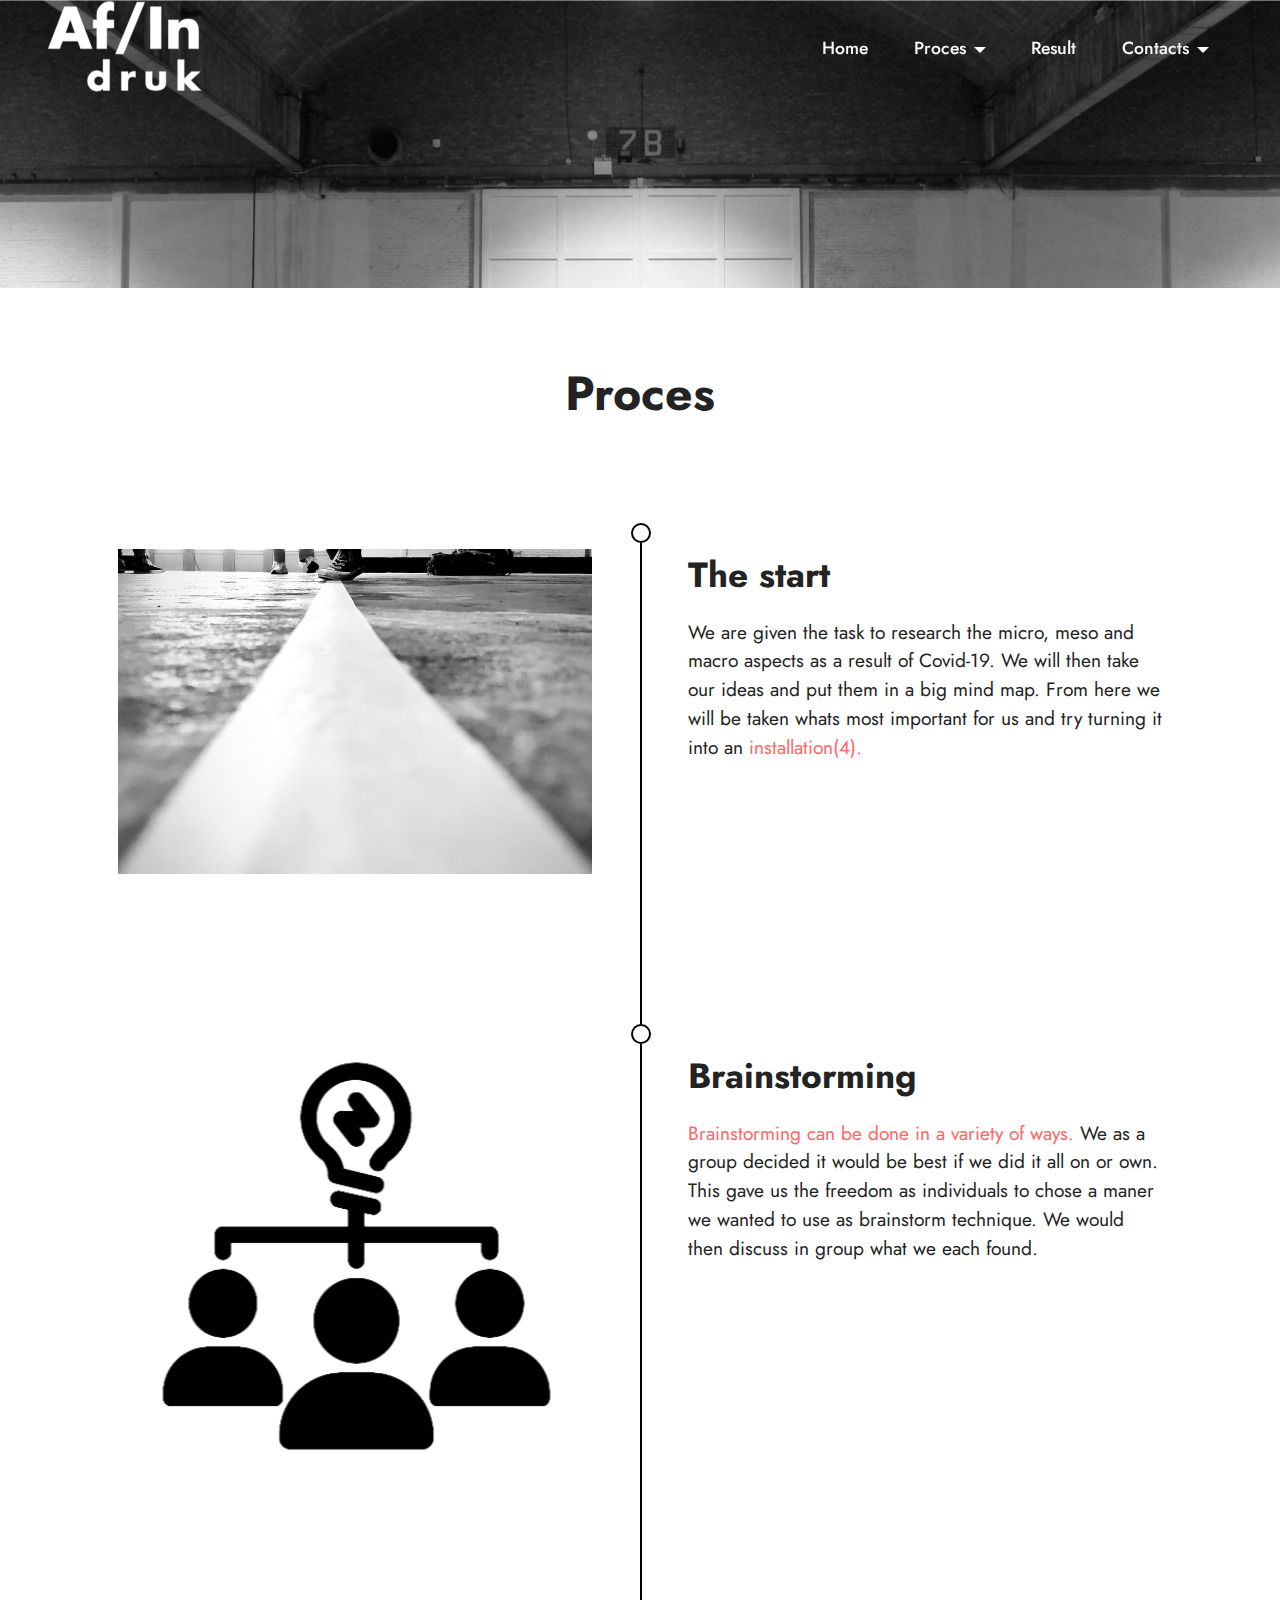
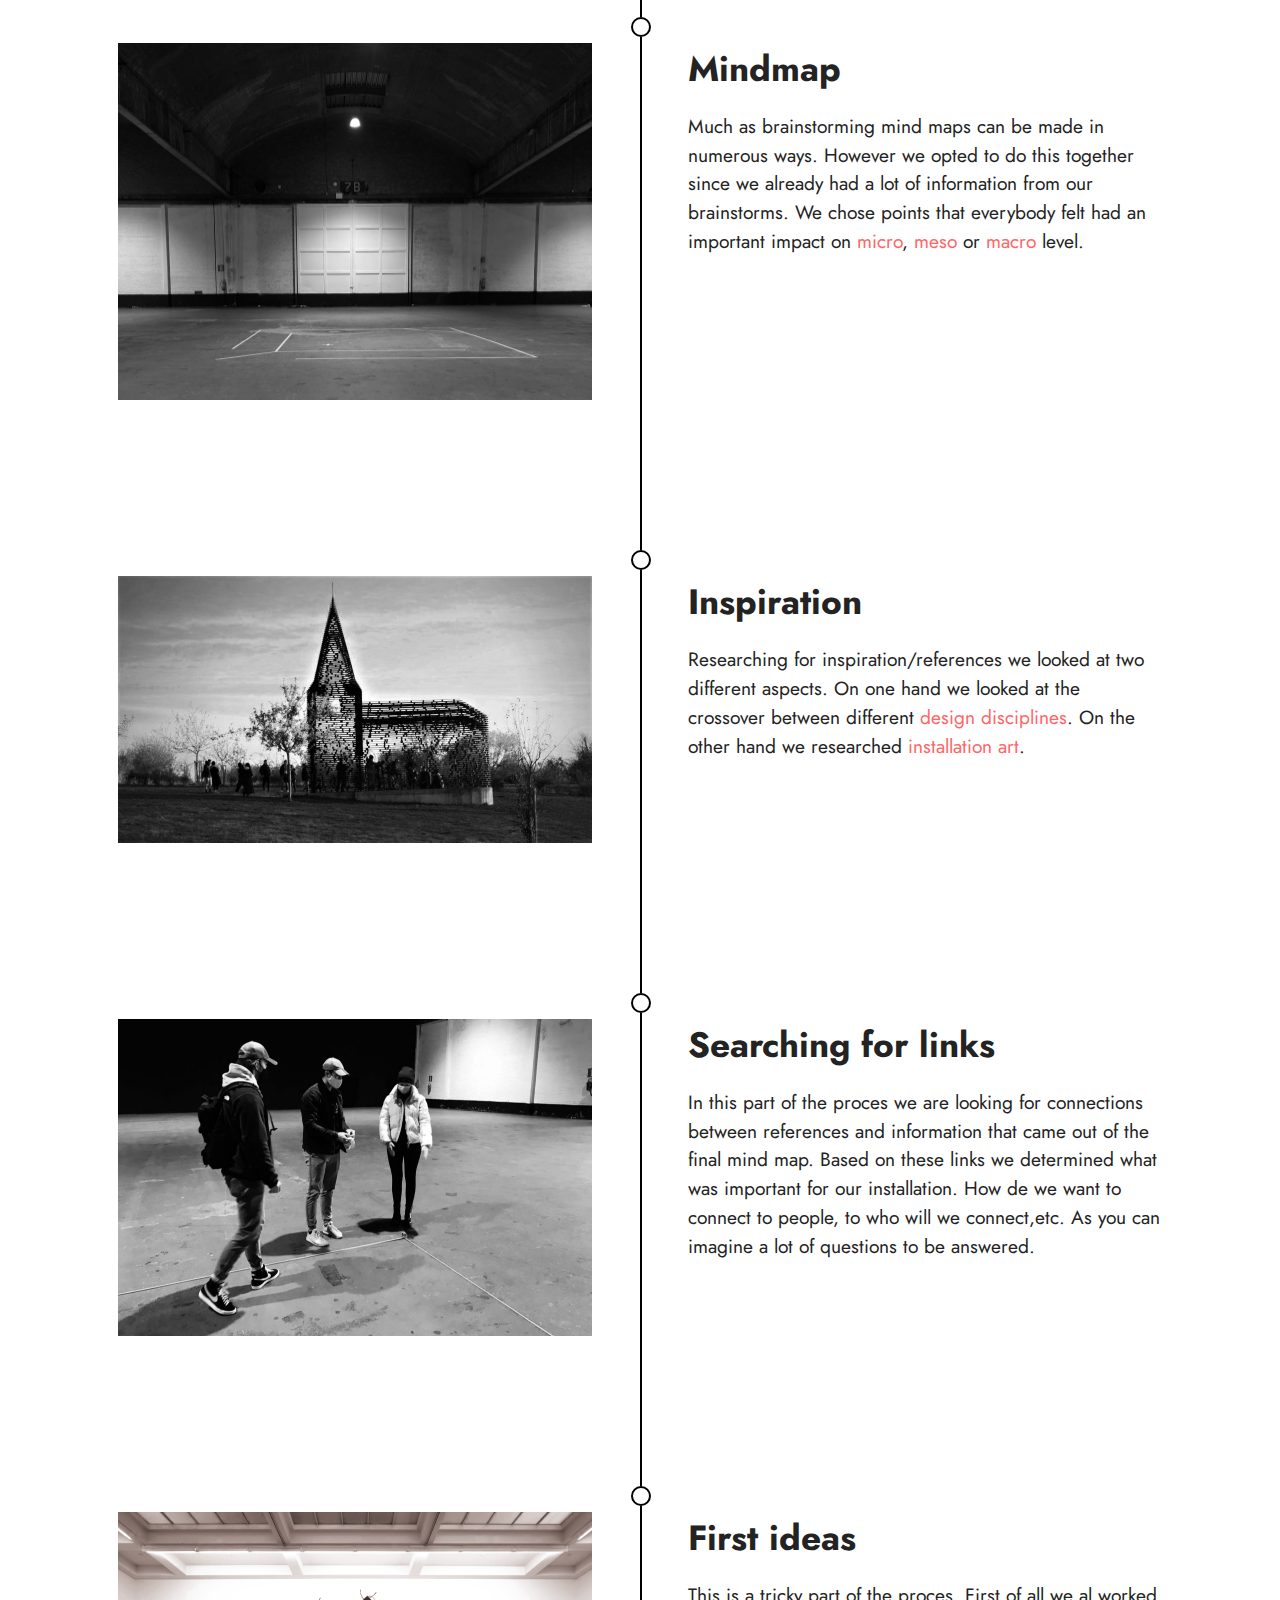
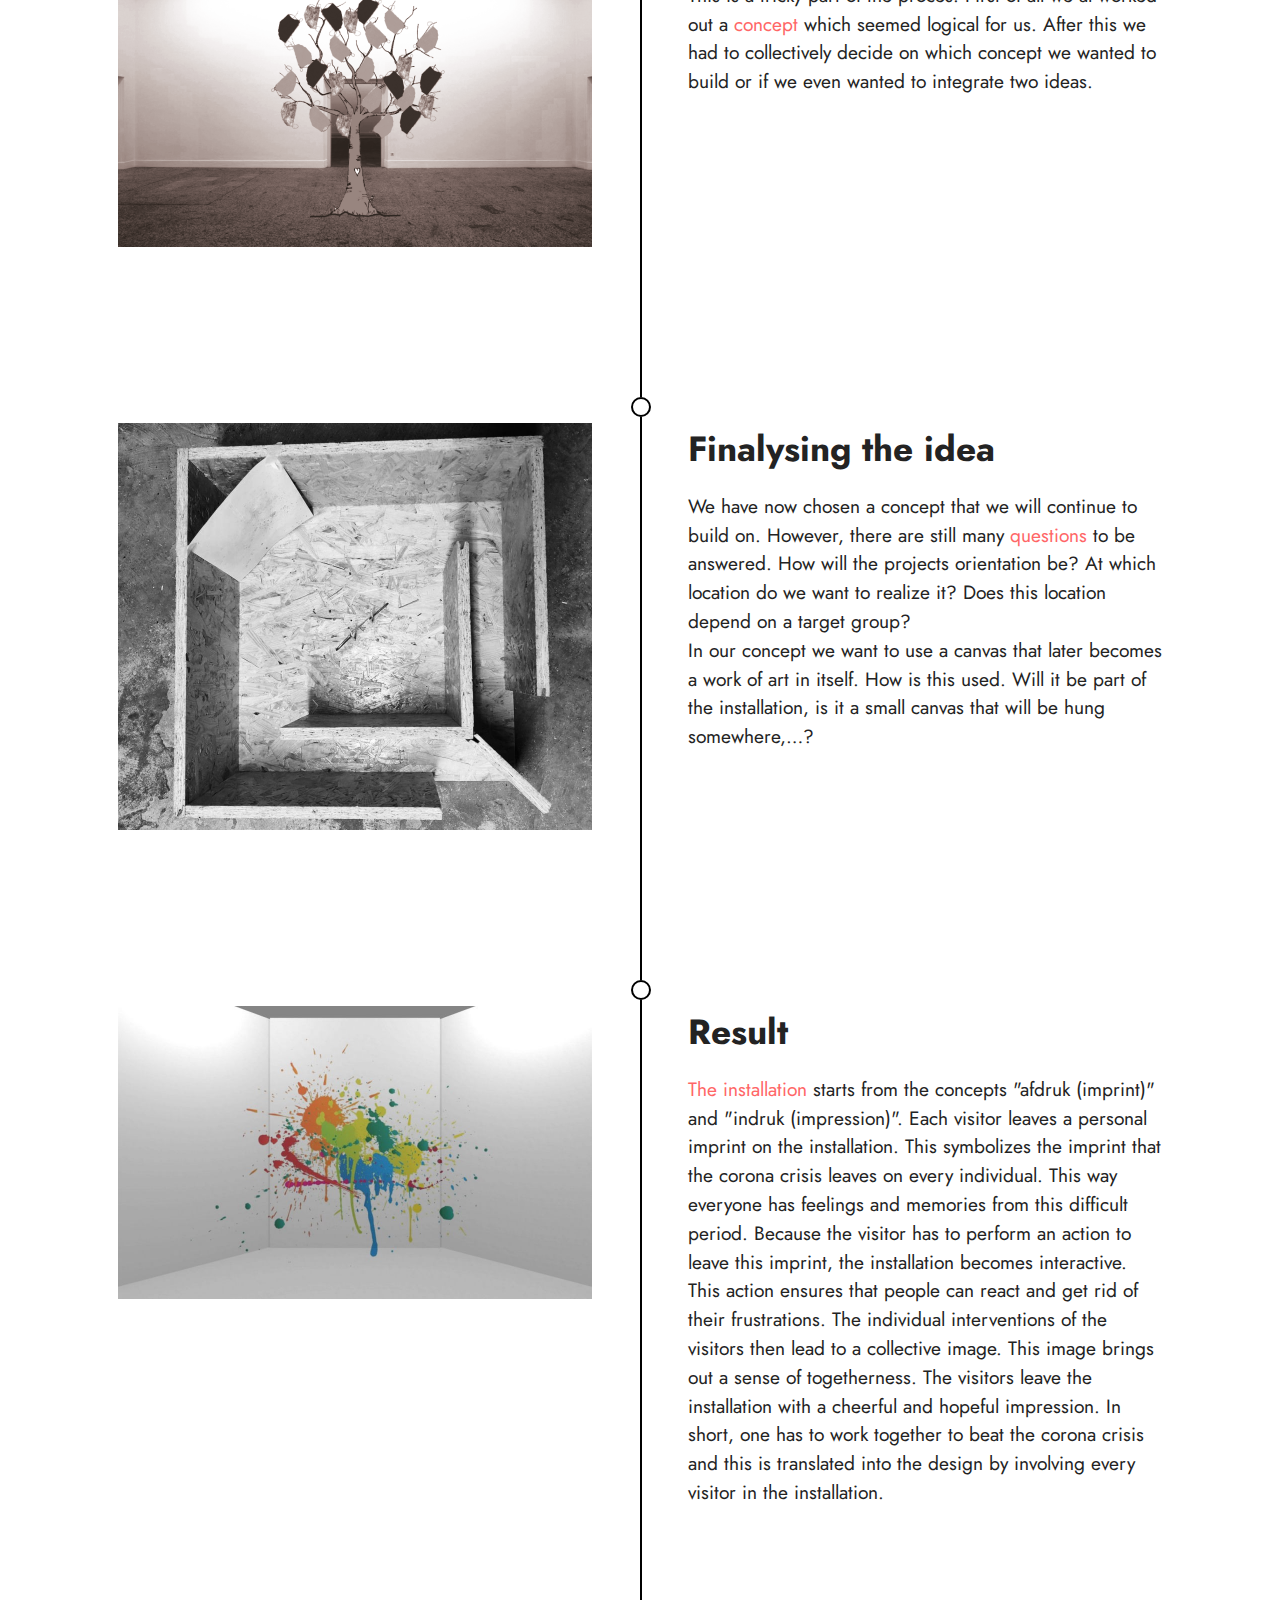
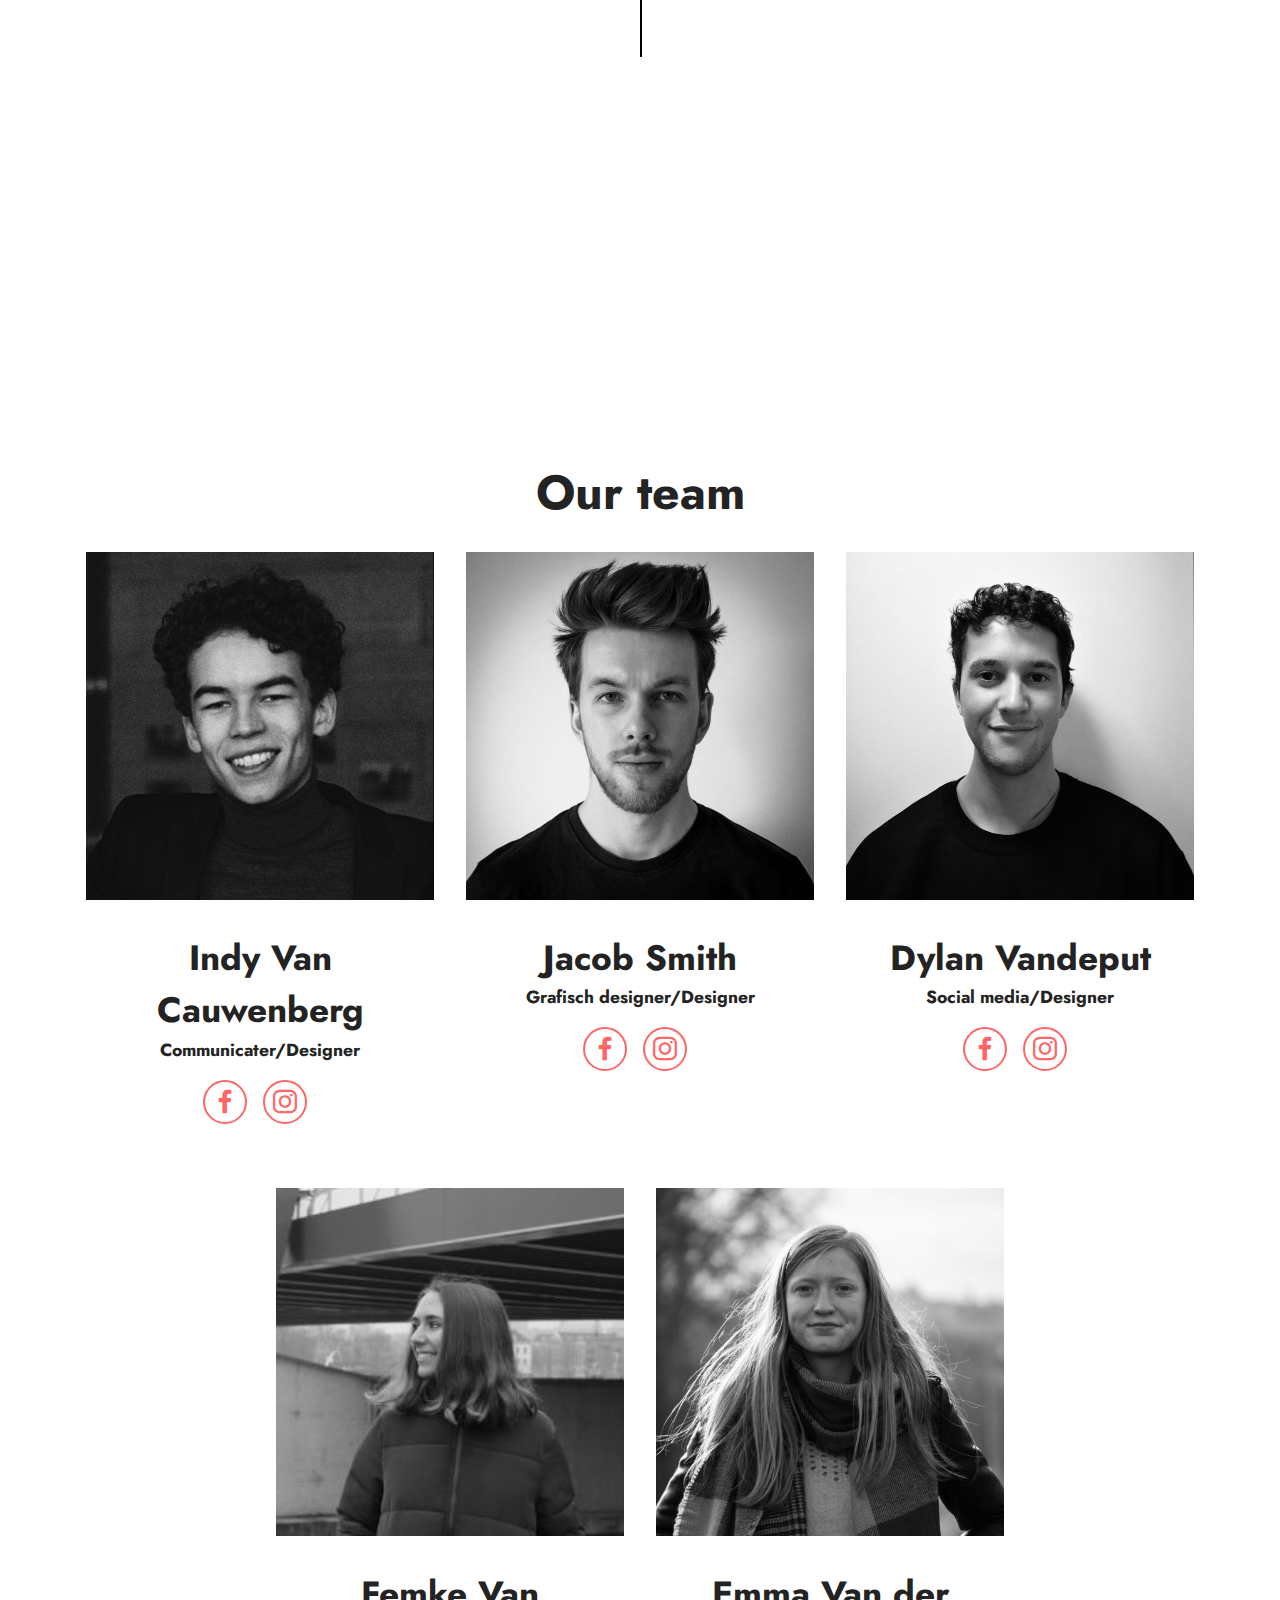
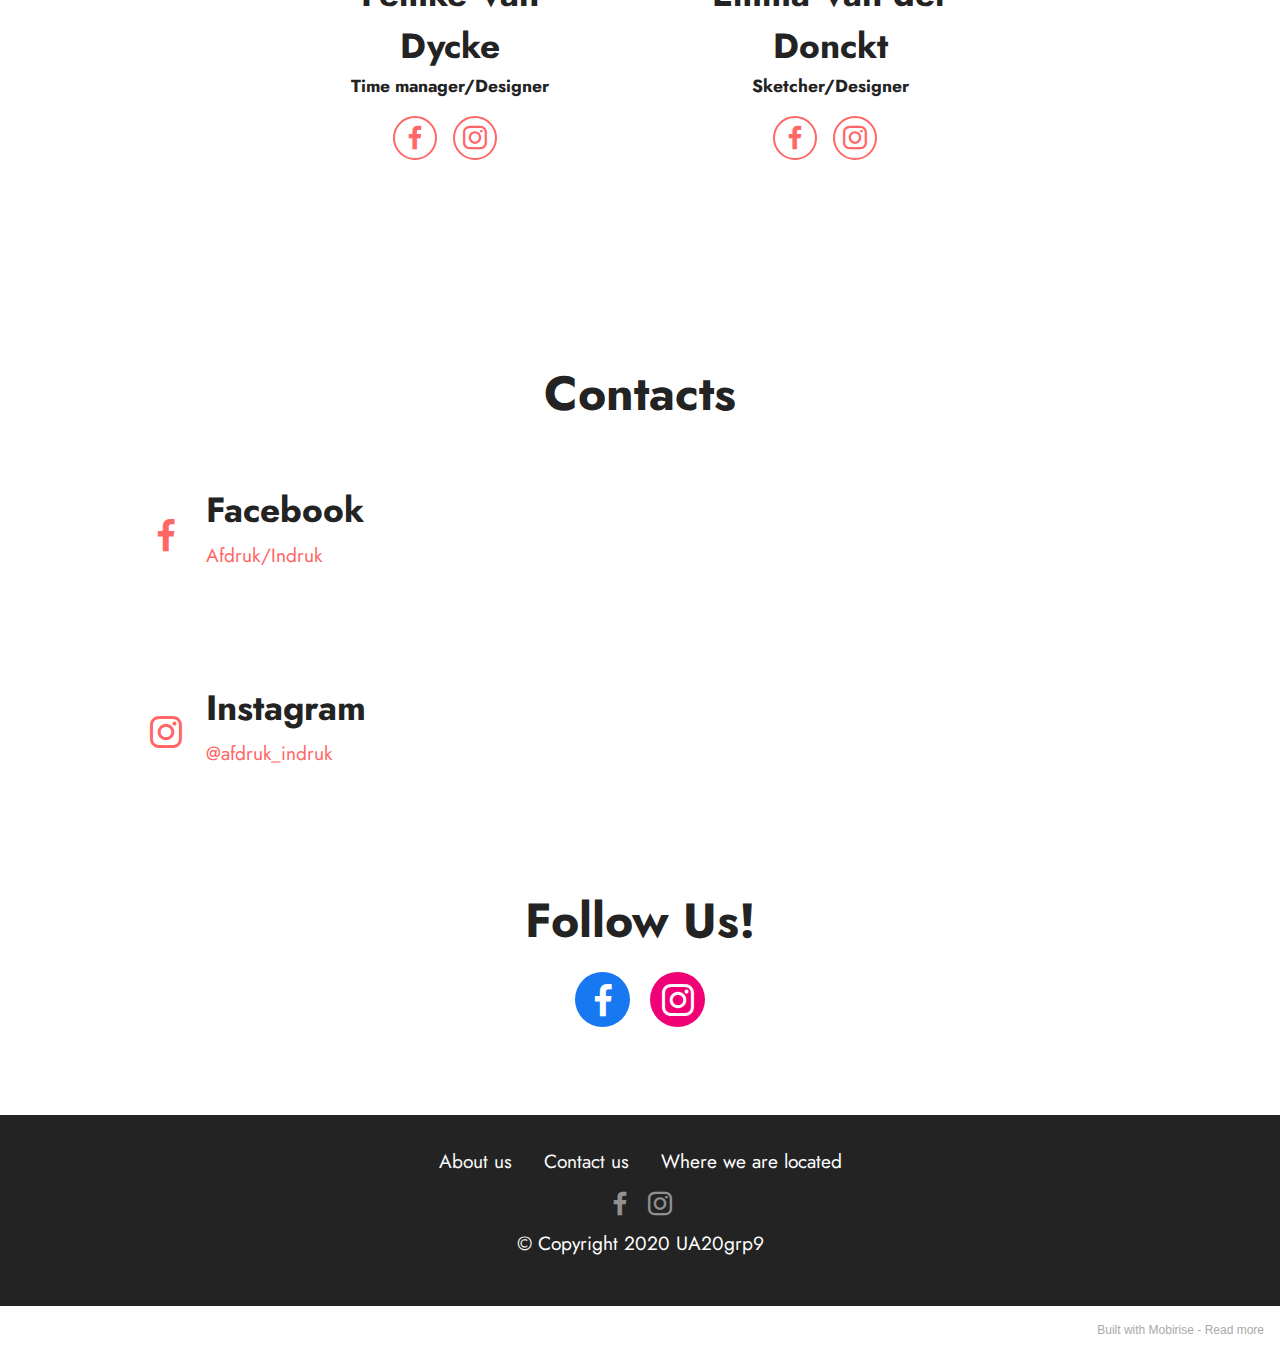
<file: index.html>
<!DOCTYPE html>
<html  >
<head>
  <!-- Site made with Mobirise Website Builder v5.2.0, https://mobirise.com -->
  <meta charset="UTF-8">
  <meta http-equiv="X-UA-Compatible" content="IE=edge">
  <meta name="generator" content="Mobirise v5.2.0, mobirise.com">
  <meta name="viewport" content="width=device-width, initial-scale=1, minimum-scale=1">
  <link rel="shortcut icon" href="assets/images/middel-1-340x209.png" type="image/x-icon">
  <meta name="description" content="">
  
  
  <title>Home</title>
  <link rel="stylesheet" href="assets/web/assets/mobirise-icons2/mobirise2.css">
  <link rel="stylesheet" href="assets/tether/tether.min.css">
  <link rel="stylesheet" href="assets/bootstrap/css/bootstrap.min.css">
  <link rel="stylesheet" href="assets/bootstrap/css/bootstrap-grid.min.css">
  <link rel="stylesheet" href="assets/bootstrap/css/bootstrap-reboot.min.css">
  <link rel="stylesheet" href="assets/socicon/css/styles.css">
  <link rel="stylesheet" href="assets/dropdown/css/style.css">
  <link rel="stylesheet" href="assets/theme/css/style.css">
  <link rel="preload" as="style" href="assets/mobirise/css/mbr-additional.css"><link rel="stylesheet" href="assets/mobirise/css/mbr-additional.css" type="text/css">
  
  
  
  
</head>
<body>
  
  <section class="menu menu2 cid-shwLE6riYA" once="menu" id="menu2-1w">
    
    <nav class="navbar navbar-dropdown navbar-expand-lg">
        <div class="container-fluid">
            <div class="navbar-brand">
                <span class="navbar-logo">
                    <a href="index.html">
                        <img src="assets/images/middel-1-340x209.png" alt="Mobirise" style="height: 6rem;">
                    </a>
                </span>
                
            </div>
            <button class="navbar-toggler" type="button" data-toggle="collapse" data-target="#navbarSupportedContent" aria-controls="navbarNavAltMarkup" aria-expanded="false" aria-label="Toggle navigation">
                <div class="hamburger">
                    <span></span>
                    <span></span>
                    <span></span>
                    <span></span>
                </div>
            </button>
            <div class="collapse navbar-collapse" id="navbarSupportedContent">
                <ul class="navbar-nav nav-dropdown nav-right" data-app-modern-menu="true"><li class="nav-item"><a class="nav-link link text-white display-4" href="index.html" aria-expanded="false">Home</a></li><li class="nav-item dropdown"><a class="nav-link link dropdown-toggle text-white display-4" href="#" data-toggle="dropdown-submenu" aria-expanded="false">
                            Proces</a><div class="dropdown-menu"><a class="dropdown-item text-white text-primary display-4" href="page3.html">Brainstorm</a><a class="dropdown-item text-white text-primary display-4" href="page6.html">Inspiration</a><a class="dropdown-item text-white display-4" href="page7.html">First ideas</a><a class="dropdown-item text-white display-4" href="page8.html">Finalysing the idea<br></a></div></li>
                    <li class="nav-item"><a class="nav-link link text-white display-4" href="page1.html">Result</a></li>
                    <li class="nav-item dropdown"><a class="nav-link link dropdown-toggle text-white display-4" href="#" data-toggle="dropdown-submenu" aria-expanded="true">Contacts</a><div class="dropdown-menu"><a class="dropdown-item text-white display-4" href="index.html#team1-15">About us</a><a class="dropdown-item text-white display-4" href="index.html#contacts3-y" aria-expanded="false">Contact us</a><a class="dropdown-item text-white display-4" href="index.html#contacts3-y" aria-expanded="false">Where are we located</a><a class="dropdown-item text-white display-4" href="index.html#share3-z" aria-expanded="false">Follow our work</a></div>
                    </li></ul>
                
                
            </div>
        </div>
    </nav>
</section>

<section class="info3 cid-sj9oOgSZow mbr-parallax-background" id="info3-4h">

    

    
    <div class="container-fluid">
        <div class="row justify-content-center">
            <div class="card col-12 col-lg-10">
                <div class="card-wrapper">
                    <div class="card-box align-center">
                        
                        
                        
                    </div>
                </div>
            </div>
        </div>
    </div>
</section>

<section class="timeline3 cid-shwJGjzNbO" id="timeline3-1i">
    
    
    <div class="container">
        <div class="mbr-section-head">
            <h3 class="mbr-section-title mbr-fonts-style align-center mb-0 display-2"><strong>Proces</strong></h3>
            
        </div>
        <div class="timelines-container mt-4">
            <div class="row timeline-element first-separline mb-5">
                <div class="timeline-date col-12">
                    <div class="timeline-date-wrapper">
                        
                    </div>
                </div>
                <span class="iconBackground"></span>
                <div class="col-12 col-md-6">
                    <div class="image-wrapper">
                        <img src="assets/images/indy-lijn1-948x650.jpeg" alt="Mobirise" title="">
                    </div>
                </div>
                <div class="col-12 col-md-6">
                    <div class="timeline-text-wrapper">
                        <h4 class="mbr-timeline-title mbr-fonts-style mb-0 display-5">
                            <strong>The start</strong></h4>
                        <p class="mbr-text mbr-fonts-style mt-3 mb-0 display-7">We are given the task to research the micro, meso and macro aspects as a result of Covid-19. We will then take our ideas and put them in a big mind map. From here we will be taken whats most important for us and try turning it into an&nbsp;<a href="https://www.merriam-webster.com/dictionary/installation" class="text-secondary text-primary">installation(4).</a><br><br></p>
                    </div>
                </div>
            </div>
            <div class="row timeline-element first-separline mb-5">
                <div class="timeline-date col-12">
                    <div class="timeline-date-wrapper">
                        
                    </div>
                </div>
                <span class="iconBackground"></span>
                <div class="col-12 col-md-6">
                    <div class="image-wrapper">
                        <a href="page3.html"><img src="assets/images/brainstorming-1-820x456.png" alt="Mobirise" title=""></a>
                    </div>
                </div>
                <div class="col-12 col-md-6">
                    <div class="timeline-text-wrapper">
                        <h4 class="mbr-timeline-title mbr-fonts-style mb-0 display-5">
                            <strong>Brainstorming</strong></h4>
                        <p class="mbr-text mbr-fonts-style mt-3 mb-0 display-7">
                            <a href="page3.html#info3-2p" class="text-secondary text-primary">Brainstorming can be done in a variety of ways.</a> We as a group decided it would be best if we did it all on or own. This gave us the freedom as individuals to chose a maner we wanted to use as brainstorm technique. We would then discuss in group what we each found.<br><br></p>
                    </div>
                </div>
            </div>
            <div class="row timeline-element first-separline mb-5">
                <div class="timeline-date col-12">
                    <div class="timeline-date-wrapper">
                        
                    </div>
                </div>
                <span class="iconBackground"></span>
                <div class="col-12 col-md-6">
                    <div class="image-wrapper">
                        <a href="page4.html"><img src="assets/images/waagnatie-948x715.jpeg" alt="Mobirise" title=""></a>
                    </div>
                </div>
                <div class="col-12 col-md-6">
                    <div class="timeline-text-wrapper">
                        <h4 class="mbr-timeline-title mbr-fonts-style mb-0 display-5">
                            <strong>Mindmap</strong></h4>
                        <p class="mbr-text mbr-fonts-style mt-3 mb-0 display-7">
                            Much as brainstorming mind maps can be made in numerous ways. However we opted to do this together since we already had a lot of information from our brainstorms. We chose points that everybody felt had an important impact on&nbsp;<a href="https://socialsci.libretexts.org/Bookshelves/Sociology/Book%3A_Sociology_(Boundless)/01%3A_Sociology/1.04%3A_The_Sociological_Approach/1.4B%3A_Levels_of_Analysis-_Micro_and_Macro#:~:text=Micro%2Dlevel%20sociology%20looks%20at,as%20conversation%20or%20group%20dynamics.&text=Microsociology%20allows%20for%20this%20on,forces%20that%20influence%20individual%20behavior." class="text-secondary text-primary">micro</a>, <a href="https://www.coursehero.com/sg/introduction-to-sociology/macro-level-meso-level-and-micro-level-analysis/#:~:text=Meso%2Dlevel%20analysis%2C%20detailed%20examination,patterns%20affect%20the%20overall%20group." class="text-secondary text-primary">meso</a> or <a href="https://www.encyclopedia.com/social-sciences/encyclopedias-almanacs-transcripts-and-maps/macrosociology#:~:text=The%20term%20%22macro%22%20denotes%20%22,of%20large%2Dscale%20social%20phenomena.&text=Sociologists%20distinguish%20macrosociology%20from%20microsociology,of%20individuals%20and%20small%20groups." class="text-secondary text-primary">macro</a> level.<br><br><br></p>
                    </div>
                </div>
            </div>
            <div class="row timeline-element first-separline mb-5">
                <div class="timeline-date col-12">
                    <div class="timeline-date-wrapper">
                        
                    </div>
                </div>
                <span class="iconBackground"></span>
                <div class="col-12 col-md-6">
                    <div class="image-wrapper">
                        <a href="page6.html"><img src="assets/images/kerk-2-948x533.jpeg" alt="Mobirise" title=""></a>
                    </div>
                </div>
                <div class="col-12 col-md-6">
                    <div class="timeline-text-wrapper">
                        <h4 class="mbr-timeline-title mbr-fonts-style mb-0 display-5">
                            <strong>Inspiration</strong></h4>
                        <p class="mbr-text mbr-fonts-style mt-3 mb-0 display-7">Researching for inspiration/references we looked at two different aspects. On one hand we looked at the crossover between different <a href="page6.html#content4-3f" class="text-secondary">design disciplines</a>. On the other hand we researched <a href="page6.html#content4-2x" class="text-secondary">installation art</a>.</p>
                    </div>
                </div>
            </div>
            <div class="row timeline-element first-separline mb-5">
                <div class="timeline-date col-12">
                    <div class="timeline-date-wrapper">
                        
                    </div>
                </div>
                <span class="iconBackground"></span>
                <div class="col-12 col-md-6">
                    <div class="image-wrapper">
                        <img src="assets/images/links-948x711.jpeg" alt="Mobirise" title="">
                    </div>
                </div>
                <div class="col-12 col-md-6">
                    <div class="timeline-text-wrapper">
                        <h4 class="mbr-timeline-title mbr-fonts-style mb-0 display-5">
                            <strong>Searching for links</strong></h4>
                        <p class="mbr-text mbr-fonts-style mt-3 mb-0 display-7">In this part of the proces we are looking for connections between references and information that came out of the final mind map. Based on these links we determined what was important for our installation. How de we want to connect to people, to who will we connect,etc. As you can imagine a lot of questions to be answered.<br><br></p>
                    </div>
                </div>
            </div>
            <div class="row timeline-element first-separline mb-5">
                <div class="timeline-date col-12">
                    <div class="timeline-date-wrapper">
                        
                    </div>
                </div>
                <span class="iconBackground"></span>
                <div class="col-12 col-md-6">
                    <div class="image-wrapper">
                        <a href="page7.html"><img src="assets/images/first-ideas-948x670.png" alt="Mobirise" title=""></a>
                    </div>
                </div>
                <div class="col-12 col-md-6">
                    <div class="timeline-text-wrapper">
                        <h4 class="mbr-timeline-title mbr-fonts-style mb-0 display-5">
                            <strong>First ideas</strong></h4>
                        <p class="mbr-text mbr-fonts-style mt-3 mb-0 display-7">This is a tricky part of the proces. First of all we al worked out a <a href="page7.html" class="text-secondary">concept</a> which seemed logical for us. After this we had to collectively decide on which concept we wanted to build or if we even wanted to integrate two ideas.</p>
                    </div>
                </div>
            </div>
            <div class="row timeline-element first-separline mb-5">
                <div class="timeline-date col-12">
                    <div class="timeline-date-wrapper">
                        
                    </div>
                </div>
                <span class="iconBackground"></span>
                <div class="col-12 col-md-6">
                    <div class="image-wrapper">
                        <img src="assets/images/finalysing-the-idea-948x814.jpeg" alt="Mobirise" title="">
                    </div>
                </div>
                <div class="col-12 col-md-6">
                    <div class="timeline-text-wrapper">
                        <h4 class="mbr-timeline-title mbr-fonts-style mb-0 display-5"><strong>Finalysing the idea</strong></h4>
                        <p class="mbr-text mbr-fonts-style mt-3 mb-0 display-7">
                            We have now chosen a concept that we will continue to build on. However, there are still many <a href="page8.html" class="text-secondary">questions</a> to be answered. How will the projects orientation be? At which location do we want to realize it? Does this location depend on a target group? <br>In our concept we want to use a canvas that later becomes a work of art in itself. How is this used. Will it be part of the installation, is it a small canvas that will be hung somewhere,…?</p>
                    </div>
                </div>
            </div>
            <div class="row timeline-element first-separline mb-5">
                <div class="timeline-date col-12">
                    <div class="timeline-date-wrapper">
                        
                    </div>
                </div>
                <span class="iconBackground"></span>
                <div class="col-12 col-md-6">
                    <div class="image-wrapper">
                        <a href="page8.html"><img src="assets/images/render5-948x586.jpeg" alt="Mobirise" title=""></a>
                    </div>
                </div>
                <div class="col-12 col-md-6">
                    <div class="timeline-text-wrapper">
                        <h4 class="mbr-timeline-title mbr-fonts-style mb-0 display-5">
                            <strong>Result</strong></h4>
                        <p class="mbr-text mbr-fonts-style mt-3 mb-0 display-7"><a href="page1.html" class="text-secondary">The installation</a> starts from the concepts "afdruk (imprint)" and "indruk (impression)". Each visitor leaves a personal imprint on the installation. This symbolizes the imprint that the corona crisis leaves on every individual. This way everyone has feelings and memories from this difficult period. Because the visitor has to perform an action to leave this imprint, the installation becomes interactive. This action ensures that people can react and get rid of their frustrations. The individual interventions of the visitors then lead to a collective image. This image brings out a sense of togetherness. The visitors leave the installation with a cheerful and hopeful impression. In short, one has to work together to beat the corona crisis and this is translated into the design by involving every visitor in the installation.</p>
                    </div>
                </div>
            </div>
            
            
            
            
        </div>
    </div>
</section>

<section class="content4 cid-siRfYTsdPa" id="content4-4b">
    
    
    <div class="container">
        <div class="row justify-content-center">
            <div class="title col-md-12 col-lg-10">
                
                
                
            </div>
        </div>
    </div>
</section>

<section class="team1 cid-sh4fIzFydn" id="team1-15">
    

    
    <div class="container">
        <div class="row justify-content-center">
            <div class="col-12">
                <h3 class="mbr-section-title mbr-fonts-style align-center mb-4 display-2">
                    <strong>Our team</strong>
                </h3>
                
            </div>
            <div class="col-sm-6 col-lg-4">
                <div class="card-wrap">
                    <div class="image-wrap">
                        <img src="assets/images/indy-629x781.jpeg" alt="">
                    </div>
                    <div class="content-wrap">
                        <h5 class="mbr-section-title card-title mbr-fonts-style align-center m-0 display-5">
                            <strong>Indy Van Cauwenberg</strong></h5>
                        <h6 class="mbr-role mbr-fonts-style align-center mb-3 display-4"><strong>Communicater/Designer</strong></h6>
                        
                        <div class="social-row display-7">
                            <div class="soc-item">
                                <a href="https://www.facebook.com/indy.vancauwenberg" target="_blank">
                                    <span class="mbr-iconfont socicon-facebook socicon"></span>
                                </a>
                            </div>
                            <div class="soc-item">
                                <a href="https://www.instagram.com/indy_vc/" target="_blank">
                                    <span class="mbr-iconfont socicon-instagram socicon"></span>
                                </a>
                            </div>
                            
                            
                            
                        </div>
                        
                    </div>
                </div>
            </div>

            <div class="col-sm-6 col-lg-4">
                <div class="card-wrap">
                    <div class="image-wrap">
                        <img src="assets/images/job-1-696x724.jpeg" alt="">
                    </div>
                    <div class="content-wrap">
                        <h5 class="mbr-section-title card-title mbr-fonts-style align-center m-0 display-5">
                            <strong>Jacob Smith</strong></h5>
                        <h6 class="mbr-role mbr-fonts-style align-center mb-3 display-4"><strong>Grafisch designer/Designer</strong></h6>
                        
                        <div class="social-row display-7">
                            <div class="soc-item">
                                <a href="https://www.facebook.com/job.smit.140" target="_blank">
                                    <span class="mbr-iconfont socicon-facebook socicon"></span>
                                </a>
                            </div>
                            <div class="soc-item">
                                <a href="https://www.instagram.com/jobsmit_/" target="_blank">
                                    <span class="mbr-iconfont socicon-instagram socicon"></span>
                                </a>
                            </div>
                            
                            
                            
                        </div>
                        
                    </div>
                </div>
            </div>

            <div class="col-sm-6 col-lg-4">
                <div class="card-wrap">
                    <div class="image-wrap">
                        <img src="assets/images/dylan-3-696x928.jpeg" alt="">
                    </div>
                    <div class="content-wrap">
                        <h5 class="mbr-section-title card-title mbr-fonts-style align-center m-0 display-5"><strong>Dylan Vandeput</strong></h5>
                        <h6 class="mbr-role mbr-fonts-style align-center mb-3 display-4"><strong>Social media/Designer</strong></h6>
                        
                        <div class="social-row display-7">
                            <div class="soc-item">
                                <a href="https://www.facebook.com/vandeput.dylan/" target="_blank">
                                    <span class="mbr-iconfont socicon-facebook socicon"></span>
                                </a>
                            </div>
                            <div class="soc-item">
                                <a href="https://www.instagram.com/dylanvandeput/" target="_blank">
                                    <span class="mbr-iconfont socicon-instagram socicon"></span>
                                </a>
                            </div>
                            
                            
                            
                        </div>
                        
                    </div>
                </div>
            </div>

            
        </div>
    </div>
</section>

<section class="team1 cid-sh4fHqBkmB" id="team1-14">
    

    
    <div class="container">
        <div class="row justify-content-center">
            
            <div class="col-sm-6 col-lg-4">
                <div class="card-wrap">
                    <div class="image-wrap">
                        <img src="assets/images/femke-3-696x464.jpeg" alt="">
                    </div>
                    <div class="content-wrap">
                        <h5 class="mbr-section-title card-title mbr-fonts-style align-center m-0 display-5">
                            <strong>Femke Van Dycke</strong></h5>
                        <h6 class="mbr-role mbr-fonts-style align-center mb-3 display-4"><strong>Time manager/Designer</strong></h6>
                        
                        <div class="social-row display-7">
                            <div class="soc-item">
                                <a href="https://www.facebook.com/femkevandycke" target="_blank">
                                    <span class="mbr-iconfont socicon-facebook socicon" style="color: rgb(255, 102, 102); fill: rgb(255, 102, 102);"></span>
                                </a>
                            </div>
                            <div class="soc-item">
                                <a href="https://www.instagram.com/femkevandycke/" target="_blank">
                                    <span class="mbr-iconfont socicon-instagram socicon"></span>
                                </a>
                            </div>
                            
                            
                            
                        </div>
                        
                    </div>
                </div>
            </div>

            <div class="col-sm-6 col-lg-4">
                <div class="card-wrap">
                    <div class="image-wrap">
                        <img src="assets/images/emma-1-696x1044.jpeg" alt="">
                    </div>
                    <div class="content-wrap">
                        <h5 class="mbr-section-title card-title mbr-fonts-style align-center m-0 display-5">
                            <strong>Emma Van der Donckt</strong></h5>
                        <h6 class="mbr-role mbr-fonts-style align-center mb-3 display-4"><strong>Sketcher/Designer</strong></h6>
                        
                        <div class="social-row display-7">
                            <div class="soc-item">
                                <a href="https://www.facebook.com/emma.vanderdonckt" target="_blank">
                                    <span class="mbr-iconfont socicon-facebook socicon"></span>
                                </a>
                            </div>
                            <div class="soc-item">
                                <a href="https://www.instagram.com/emmavanderdonckt/" target="_blank">
                                    <span class="mbr-iconfont socicon-instagram socicon"></span>
                                </a>
                            </div>
                            
                            
                            
                        </div>
                        
                    </div>
                </div>
            </div>

            

            
        </div>
    </div>
</section>

<section class="contacts3 map1 cid-sh4cwQNRzv" id="contacts3-y">

    
    
    <div class="container">
        <div class="mbr-section-head">
            <h3 class="mbr-section-title mbr-fonts-style align-center mb-0 display-2">
                <strong>Contacts</strong>
            </h3>
            
        </div>
        <div class="row justify-content-center mt-4">
            <div class="card col-12 col-md-6">
                <div class="card-wrapper">
                    <div class="image-wrapper">
                        <a href="https://www.facebook.com/Afdruk.indruk"><span class="mbr-iconfont socicon-facebook socicon" style="color: rgb(255, 102, 102); fill: rgb(255, 102, 102);"></span></a>
                    </div>
                    <div class="text-wrapper">
                        <h6 class="card-title mbr-fonts-style mb-1 display-5">
                            <strong>Facebook</strong></h6>
                        <p class="mbr-text mbr-fonts-style display-7"><a href="https://www.facebook.com/Afdruk.indruk" class="text-secondary">Afdruk/Indruk&nbsp;</a> &nbsp; &nbsp; &nbsp; &nbsp; &nbsp; &nbsp; &nbsp; &nbsp; &nbsp; &nbsp; &nbsp; &nbsp;</p>
                    </div>
                </div>
                <div class="card-wrapper">
                    <div class="image-wrapper">
                        <a href="https://www.instagram.com/afdruk_indruk/"><span class="mbr-iconfont socicon-instagram socicon" style="color: rgb(255, 102, 102); fill: rgb(255, 102, 102);"></span></a>
                    </div>
                    <div class="text-wrapper">
                        <h6 class="card-title mbr-fonts-style mb-1 display-5">
                            <strong>Instagram</strong></h6>
                        <p class="mbr-text mbr-fonts-style display-7"><a href="https://www.instagram.com/afdruk_indruk/" class="text-secondary">@afdruk_indruk&nbsp;</a> &nbsp; &nbsp; &nbsp; &nbsp; &nbsp; &nbsp; &nbsp; &nbsp; &nbsp; &nbsp;&nbsp;</p>
                    </div>
                </div>
            </div>
            <div class="map-wrapper col-12 col-md-6">
                <div class="google-map"><iframe frameborder="0" style="border:0" src="https://www.google.com/maps/embed/v1/place?key=AIzaSyCZI5F_k6S1k46ujh0SNrapM89f7mJxd30&amp;q=Rijnkaai 150, 2000 Antwerpen" allowfullscreen=""></iframe></div>
            </div>
        </div>
    </div>
</section>

<section class="share3 cid-sh4czzSUhI" id="share3-z">
    
     
    
    

    <div class="container">
        <div class="media-container-row">
            <div class="col-12">
                <h3 class="mbr-section-title align-center mb-3 mbr-fonts-style display-2">
                    <strong>Follow Us!</strong>
                </h3>
                <div class="social-list align-center">
                   
                    <a class="iconfont-wrapper bg-facebook m-2 " target="_blank" href="https://www.facebook.com/Afdruk.indruk">
                            <span class="socicon-facebook socicon"></span>
                        </a>
                        
                        <a class="iconfont-wrapper bg-instagram m-2" href="https://www.instagram.com/afdruk_indruk/" target="_blank">
                            <span class="socicon-instagram socicon"></span>
                        </a>
                        
                        
                        
                        
                        
                        
                        
                        
                </div>
            </div>
        </div>
    </div>
</section>

<section class="footer3 cid-sh4cC7wdd4" once="footers" id="footer3-10">

    

    

    <div class="container">
        <div class="media-container-row align-center mbr-white">
            <div class="row row-links">
                <ul class="foot-menu">
                    
                    
                    
                    
                    
                <li class="foot-menu-item mbr-fonts-style display-7"><a href="index.html#team1-15" class="text-white">About us</a></li><li class="foot-menu-item mbr-fonts-style display-7"><a href="index.html#contacts3-y" class="text-white">Contact us</a></li><li class="foot-menu-item mbr-fonts-style display-7">Where we are located</li></ul>
            </div>
            <div class="row social-row">
                <div class="social-list align-right pb-2">
                    
                    
                    
                    
                    
                    
                <div class="soc-item">
                        <a href="https://www.facebook.com/Afdruk.indruk" target="_blank">
                            <span class="mbr-iconfont mbr-iconfont-social socicon-facebook socicon"></span>
                        </a>
                    </div><div class="soc-item">
                        <a href="https://www.instagram.com/afdruk_indruk/" target="_blank">
                            <span class="mbr-iconfont mbr-iconfont-social socicon-instagram socicon"></span>
                        </a>
                    </div></div>
            </div>
            <div class="row row-copirayt">
                <p class="mbr-text mb-0 mbr-fonts-style mbr-white align-center display-7">&nbsp;© Copyright 2020 UA20grp9&nbsp;</p>
            </div>
        </div>
    </div>
</section><section style="background-color: #fff; font-family: -apple-system, BlinkMacSystemFont, 'Segoe UI', 'Roboto', 'Helvetica Neue', Arial, sans-serif; color:#aaa; font-size:12px; padding: 0; align-items: center; display: flex;"><a href="https://mobirise.site/c" style="flex: 1 1; height: 3rem; padding-left: 1rem;"></a><p style="flex: 0 0 auto; margin:0; padding-right:1rem;">Built with Mobirise - <a href="https://mobirise.site/m" style="color:#aaa;">Read more</a></p></section><script src="assets/web/assets/jquery/jquery.min.js"></script>  <script src="assets/popper/popper.min.js"></script>  <script src="assets/tether/tether.min.js"></script>  <script src="assets/bootstrap/js/bootstrap.min.js"></script>  <script src="assets/smoothscroll/smooth-scroll.js"></script>  <script src="assets/parallax/jarallax.min.js"></script>  <script src="assets/dropdown/js/nav-dropdown.js"></script>  <script src="assets/dropdown/js/navbar-dropdown.js"></script>  <script src="assets/touchswipe/jquery.touch-swipe.min.js"></script>  <script src="assets/theme/js/script.js"></script>  
  
  
</body>
</html>
</file>
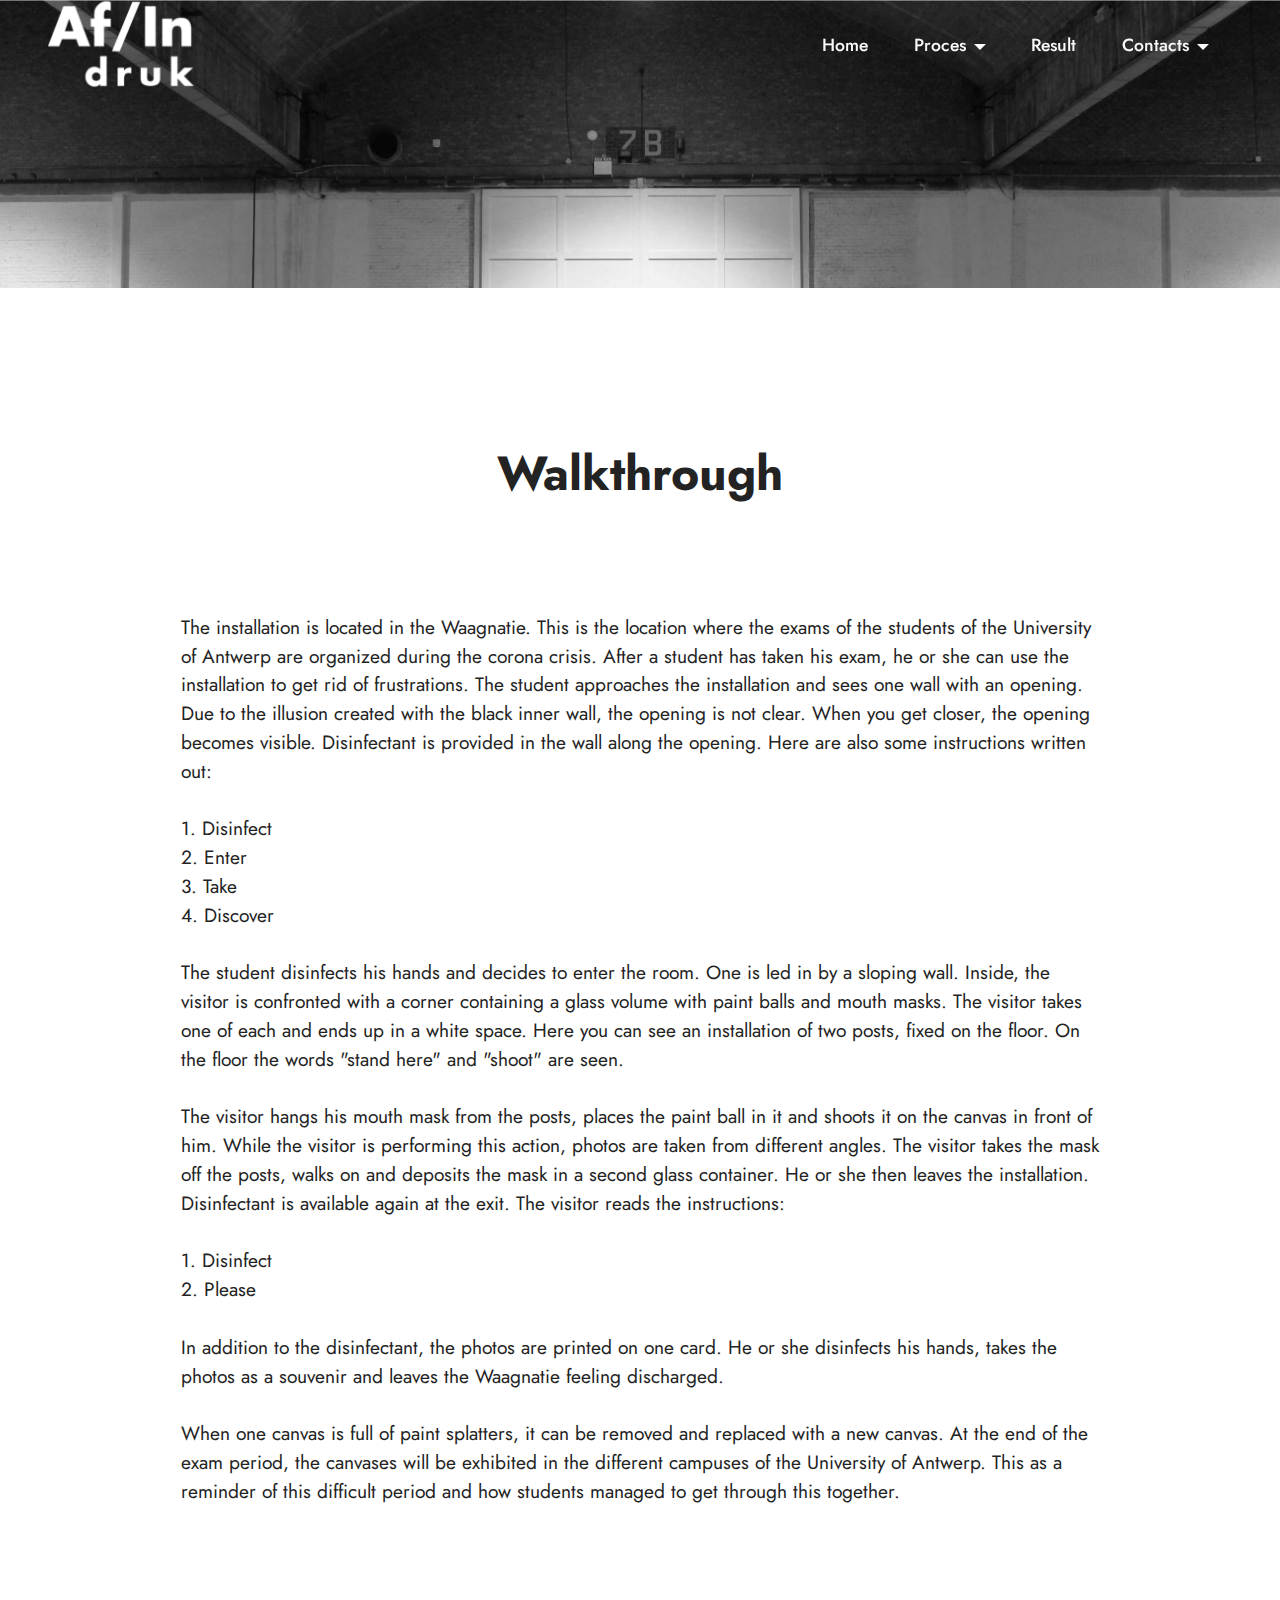
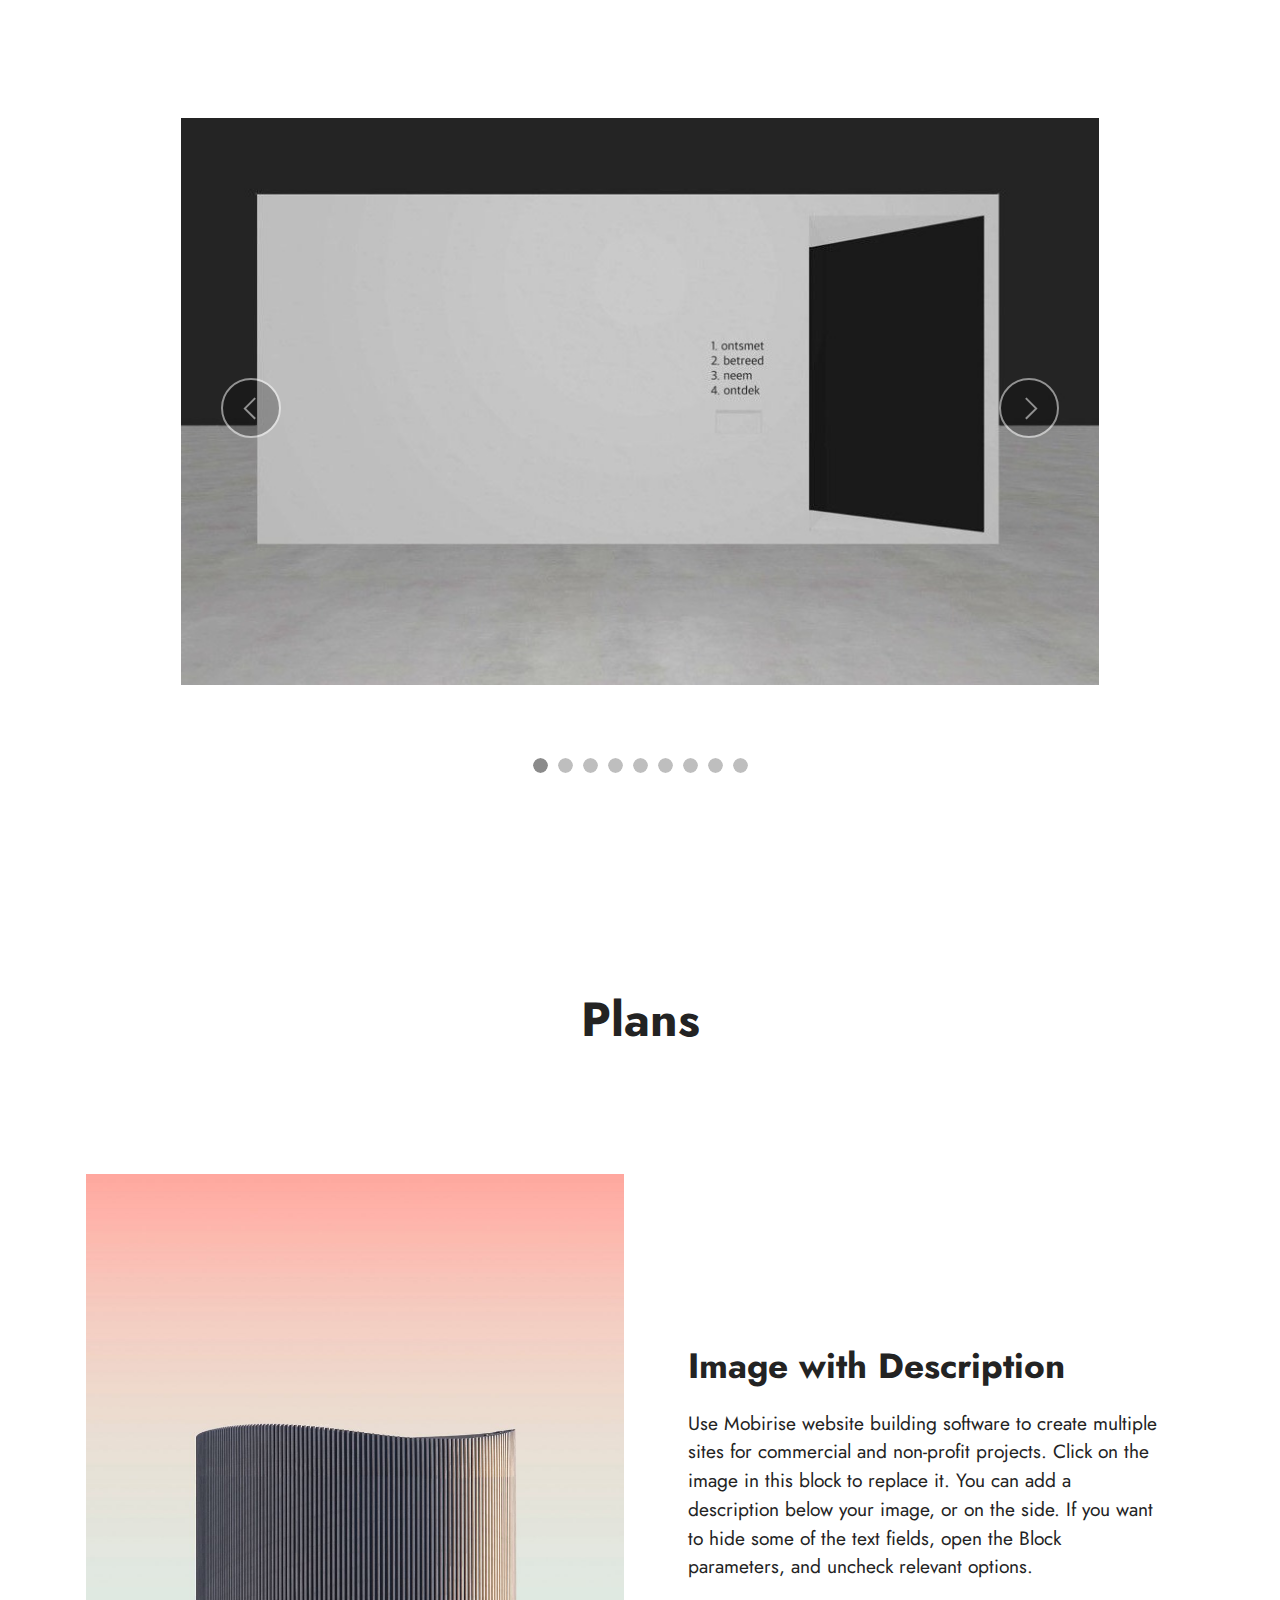
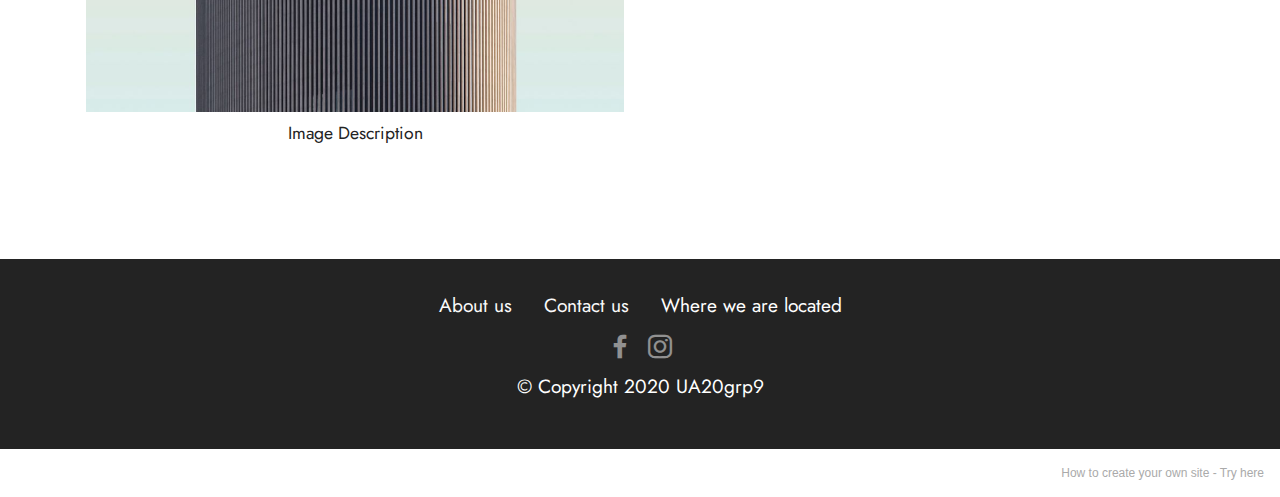
<file: page1.html>
<!DOCTYPE html>
<html  >
<head>
  <!-- Site made with Mobirise Website Builder v5.2.0, https://mobirise.com -->
  <meta charset="UTF-8">
  <meta http-equiv="X-UA-Compatible" content="IE=edge">
  <meta name="generator" content="Mobirise v5.2.0, mobirise.com">
  <meta name="viewport" content="width=device-width, initial-scale=1, minimum-scale=1">
  <link rel="shortcut icon" href="assets/images/middel-1-340x209.png" type="image/x-icon">
  <meta name="description" content="">
  
  
  <title>result</title>
  <link rel="stylesheet" href="assets/web/assets/mobirise-icons2/mobirise2.css">
  <link rel="stylesheet" href="assets/tether/tether.min.css">
  <link rel="stylesheet" href="assets/bootstrap/css/bootstrap.min.css">
  <link rel="stylesheet" href="assets/bootstrap/css/bootstrap-grid.min.css">
  <link rel="stylesheet" href="assets/bootstrap/css/bootstrap-reboot.min.css">
  <link rel="stylesheet" href="assets/dropdown/css/style.css">
  <link rel="stylesheet" href="assets/socicon/css/styles.css">
  <link rel="stylesheet" href="assets/theme/css/style.css">
  <link rel="preload" as="style" href="assets/mobirise/css/mbr-additional.css"><link rel="stylesheet" href="assets/mobirise/css/mbr-additional.css" type="text/css">
  
  
  
  
</head>
<body>
  
  <section class="menu menu2 cid-shwLE6riYA" once="menu" id="menu2-1w">
    
    <nav class="navbar navbar-dropdown navbar-expand-lg">
        <div class="container-fluid">
            <div class="navbar-brand">
                <span class="navbar-logo">
                    <a href="index.html">
                        <img src="assets/images/middel-1-340x209.png" alt="Mobirise" style="height: 5.7rem;">
                    </a>
                </span>
                
            </div>
            <button class="navbar-toggler" type="button" data-toggle="collapse" data-target="#navbarSupportedContent" aria-controls="navbarNavAltMarkup" aria-expanded="false" aria-label="Toggle navigation">
                <div class="hamburger">
                    <span></span>
                    <span></span>
                    <span></span>
                    <span></span>
                </div>
            </button>
            <div class="collapse navbar-collapse" id="navbarSupportedContent">
                <ul class="navbar-nav nav-dropdown nav-right" data-app-modern-menu="true"><li class="nav-item"><a class="nav-link link text-white display-4" href="index.html" aria-expanded="false">Home</a></li><li class="nav-item dropdown"><a class="nav-link link dropdown-toggle text-white display-4" href="#" data-toggle="dropdown-submenu" aria-expanded="false">
                            Proces</a><div class="dropdown-menu"><a class="dropdown-item text-white text-primary display-4" href="page3.html">Brainstorm</a><a class="dropdown-item text-white text-primary display-4" href="page6.html">Inspiration</a><a class="dropdown-item text-white display-4" href="page7.html">First ideas</a><a class="dropdown-item text-white display-4" href="page8.html">Finalysing the idea<br></a></div></li>
                    <li class="nav-item"><a class="nav-link link text-white display-4" href="page1.html">Result</a></li>
                    <li class="nav-item dropdown"><a class="nav-link link dropdown-toggle text-white display-4" href="#" data-toggle="dropdown-submenu" aria-expanded="true">Contacts</a><div class="dropdown-menu"><a class="dropdown-item text-white display-4" href="index.html#team1-15">About us</a><a class="dropdown-item text-white display-4" href="index.html#contacts3-y" aria-expanded="false">Contact us</a><a class="dropdown-item text-white display-4" href="index.html#contacts3-y" aria-expanded="false">Where are we located</a><a class="dropdown-item text-white display-4" href="index.html#share3-z" aria-expanded="false">Follow our work</a></div>
                    </li></ul>
                
                
            </div>
        </div>
    </nav>
</section>

<section class="info3 cid-siR600WudV mbr-parallax-background" id="info3-43">

    

    
    <div class="container">
        <div class="row justify-content-center">
            <div class="card col-12 col-lg-10">
                <div class="card-wrapper">
                    <div class="card-box align-center">
                        
                        
                        
                    </div>
                </div>
            </div>
        </div>
    </div>
</section>

<section class="content4 cid-siR84oSTee" id="content4-48">
    
    
    <div class="container">
        <div class="row justify-content-center">
            <div class="title col-md-12 col-lg-10">
                <h3 class="mbr-section-title mbr-fonts-style align-center mb-4 display-2">
                    <strong>Walkthrough</strong></h3>
                
                
            </div>
        </div>
    </div>
</section>

<section class="content5 cid-siR9TztMmZ" id="content5-4a">
    
    <div class="container">
        <div class="row justify-content-center">
            <div class="col-md-12 col-lg-10">
                
                
                <p class="mbr-text mbr-fonts-style display-7">The installation is located in the Waagnatie. This is the location where the exams of the students of the University of Antwerp are organized during the corona crisis. After a student has taken his exam, he or she can use the installation to get rid of frustrations. The student approaches the installation and sees one wall with an opening. Due to the illusion created with the black inner wall, the opening is not clear. When you get closer, the opening becomes visible. Disinfectant is provided in the wall along the opening. Here are also some instructions written out:
<br>
<br>1. Disinfect<br>2. Enter
<br>3. Take
<br>4. Discover
<br>
<br>The student disinfects his hands and decides to enter the room. One is led in by a sloping wall. Inside, the visitor is confronted with a corner containing a glass volume with paint balls and mouth masks. The visitor takes one of each and ends up in a white space. Here you can see an installation of two posts, fixed on the floor. On the floor the words "stand here" and "shoot" are seen.<br><br>The visitor hangs his mouth mask from the posts, places the paint ball in it and shoots it on the canvas in front of him. While the visitor is performing this action, photos are taken from different angles. The visitor takes the mask off the posts, walks on and deposits the mask in a second glass container. He or she then leaves the installation. Disinfectant is available again at the exit. The visitor reads the instructions:
<br>
<br>1. Disinfect<br>2. Please
<br>
<br>In addition to the disinfectant, the photos are printed on one card. He or she disinfects his hands, takes the photos as a souvenir and leaves the Waagnatie feeling discharged.
<br>
<br>When one canvas is full of paint splatters, it can be removed and replaced with a new canvas. At the end of the exam period, the canvases will be exhibited in the different campuses of the University of Antwerp. This as a reminder of this difficult period and how students managed to get through this together.<br></p>
            </div>
        </div>
    </div>
</section>

<section class="slider2 cid-siR812SfQj" id="slider2-47">
    

    
    <div class="container">
        <div class="row justify-content-center">
            <div class="col-12 col-md-10">
                <div class="carousel slide" id="sjec2hKMYS" data-interval="10000">
                    
                    <ol class="carousel-indicators">
                        <li data-slide-to="0" class="active" data-target="#sjec2hKMYS"></li>
                        <li data-slide-to="1" data-target="#sjec2hKMYS"></li>
                        <li data-slide-to="2" data-target="#sjec2hKMYS"></li><li data-slide-to="3" data-target="#sjec2hKMYS"></li><li data-slide-to="4" data-target="#sjec2hKMYS"></li><li data-slide-to="5" data-target="#sjec2hKMYS"></li><li data-slide-to="6" data-target="#sjec2hKMYS"></li><li data-slide-to="7" data-target="#sjec2hKMYS"></li><li data-slide-to="8" data-target="#sjec2hKMYS"></li>
                    </ol>
                    <div class="carousel-inner">
                        <div class="carousel-item slider-image item active">
                            <div class="item-wrapper">
                                <img class="d-block w-100" src="assets/images/render1-1164x720.jpeg">
                                
                            </div>
                        </div>
                        <div class="carousel-item slider-image item">
                            <div class="item-wrapper">
                                <img class="d-block w-100" src="assets/images/render2-1164x720.jpeg">
                                
                            </div>
                        </div>
                        <div class="carousel-item slider-image item">
                            <div class="item-wrapper">
                                <img class="d-block w-100" src="assets/images/render3-1164x720.jpeg">
                                
                            </div>
                        </div><div class="carousel-item slider-image item">
                            <div class="item-wrapper">
                                <img class="d-block w-100" src="assets/images/render4-1164x720.jpg">
                                
                            </div>
                        </div><div class="carousel-item slider-image item">
                            <div class="item-wrapper">
                                <img class="d-block w-100" src="assets/images/render5-1164x720.jpg">
                                
                            </div>
                        </div><div class="carousel-item slider-image item">
                            <div class="item-wrapper">
                                <img class="d-block w-100" src="assets/images/render6-1164x720.jpg">
                                
                            </div>
                        </div><div class="carousel-item slider-image item">
                            <div class="item-wrapper">
                                <img class="d-block w-100" src="assets/images/render7-1164x720.jpg">
                                
                            </div>
                        </div><div class="carousel-item slider-image item">
                            <div class="item-wrapper">
                                <img class="d-block w-100" src="assets/images/render8-1164x720.jpg">
                                
                            </div>
                        </div><div class="carousel-item slider-image item">
                            <div class="item-wrapper">
                                <img class="d-block w-100" src="assets/images/render9-931x576.jpg">
                                
                            </div>
                        </div>
                    </div>
                    <a class="carousel-control carousel-control-prev" role="button" data-slide="prev" href="#sjec2hKMYS">
                        <span class="mobi-mbri mobi-mbri-arrow-prev" aria-hidden="true"></span>
                        <span class="sr-only">Previous</span>
                    </a>
                    <a class="carousel-control carousel-control-next" role="button" data-slide="next" href="#sjec2hKMYS">
                        <span class="mobi-mbri mobi-mbri-arrow-next" aria-hidden="true"></span>
                        <span class="sr-only">Next</span>
                    </a>
                </div>
            </div>
        </div>
    </div>
</section>

<section class="content4 cid-siR6zKFQ44" id="content4-45">
    
    
    <div class="container">
        <div class="row justify-content-center">
            <div class="title col-md-12 col-lg-10">
                <h3 class="mbr-section-title mbr-fonts-style align-center mb-4 display-2">
                    <strong>Plans</strong></h3>
                
                
            </div>
        </div>
    </div>
</section>

<section class="image1 cid-siR6eJlfse" id="image1-44">
    

    

    <div class="container">
        <div class="row align-items-center">
            <div class="col-12 col-lg-6">
                <div class="image-wrapper">
                    <img src="assets/images/4.jpg" alt="Mobirise">
                    <p class="mbr-description mbr-fonts-style pt-2 align-center display-4">
                    Image Description</p>
                </div>
            </div>
            <div class="col-12 col-lg">
                <div class="text-wrapper">
                    <h3 class="mbr-section-title mbr-fonts-style mb-3 display-5">
                        <strong>Image with Description</strong></h3>
                    <p class="mbr-text mbr-fonts-style display-7">
                        Use Mobirise website building software to create multiple sites for commercial and non-profit projects. Click on the image in this block to replace it. You can add a description below your image, or on the side. If you want to hide some of the text fields, open the Block parameters, and uncheck relevant options.</p>
                </div>
            </div>
        </div>
    </div>
</section>

<section class="footer3 cid-sh4cC7wdd4" once="footers" id="footer3-10">

    

    

    <div class="container">
        <div class="media-container-row align-center mbr-white">
            <div class="row row-links">
                <ul class="foot-menu">
                    
                    
                    
                    
                    
                <li class="foot-menu-item mbr-fonts-style display-7"><a href="index.html#team1-15" class="text-white">About us</a></li><li class="foot-menu-item mbr-fonts-style display-7"><a href="index.html#contacts3-y" class="text-white">Contact us</a></li><li class="foot-menu-item mbr-fonts-style display-7">Where we are located</li></ul>
            </div>
            <div class="row social-row">
                <div class="social-list align-right pb-2">
                    
                    
                    
                    
                    
                    
                <div class="soc-item">
                        <a href="https://www.facebook.com/Afdruk.indruk" target="_blank">
                            <span class="mbr-iconfont mbr-iconfont-social socicon-facebook socicon"></span>
                        </a>
                    </div><div class="soc-item">
                        <a href="https://www.instagram.com/afdruk_indruk/" target="_blank">
                            <span class="mbr-iconfont mbr-iconfont-social socicon-instagram socicon"></span>
                        </a>
                    </div></div>
            </div>
            <div class="row row-copirayt">
                <p class="mbr-text mb-0 mbr-fonts-style mbr-white align-center display-7">&nbsp;© Copyright 2020 UA20grp9&nbsp;</p>
            </div>
        </div>
    </div>
</section><section style="background-color: #fff; font-family: -apple-system, BlinkMacSystemFont, 'Segoe UI', 'Roboto', 'Helvetica Neue', Arial, sans-serif; color:#aaa; font-size:12px; padding: 0; align-items: center; display: flex;"><a href="https://mobirise.site/u" style="flex: 1 1; height: 3rem; padding-left: 1rem;"></a><p style="flex: 0 0 auto; margin:0; padding-right:1rem;">How to create your own site - <a href="https://mobirise.site/x" style="color:#aaa;">Try here</a></p></section><script src="assets/web/assets/jquery/jquery.min.js"></script>  <script src="assets/popper/popper.min.js"></script>  <script src="assets/tether/tether.min.js"></script>  <script src="assets/bootstrap/js/bootstrap.min.js"></script>  <script src="assets/smoothscroll/smooth-scroll.js"></script>  <script src="assets/parallax/jarallax.min.js"></script>  <script src="assets/dropdown/js/nav-dropdown.js"></script>  <script src="assets/dropdown/js/navbar-dropdown.js"></script>  <script src="assets/touchswipe/jquery.touch-swipe.min.js"></script>  <script src="assets/theme/js/script.js"></script>  
  
  
</body>
</html>
</file>
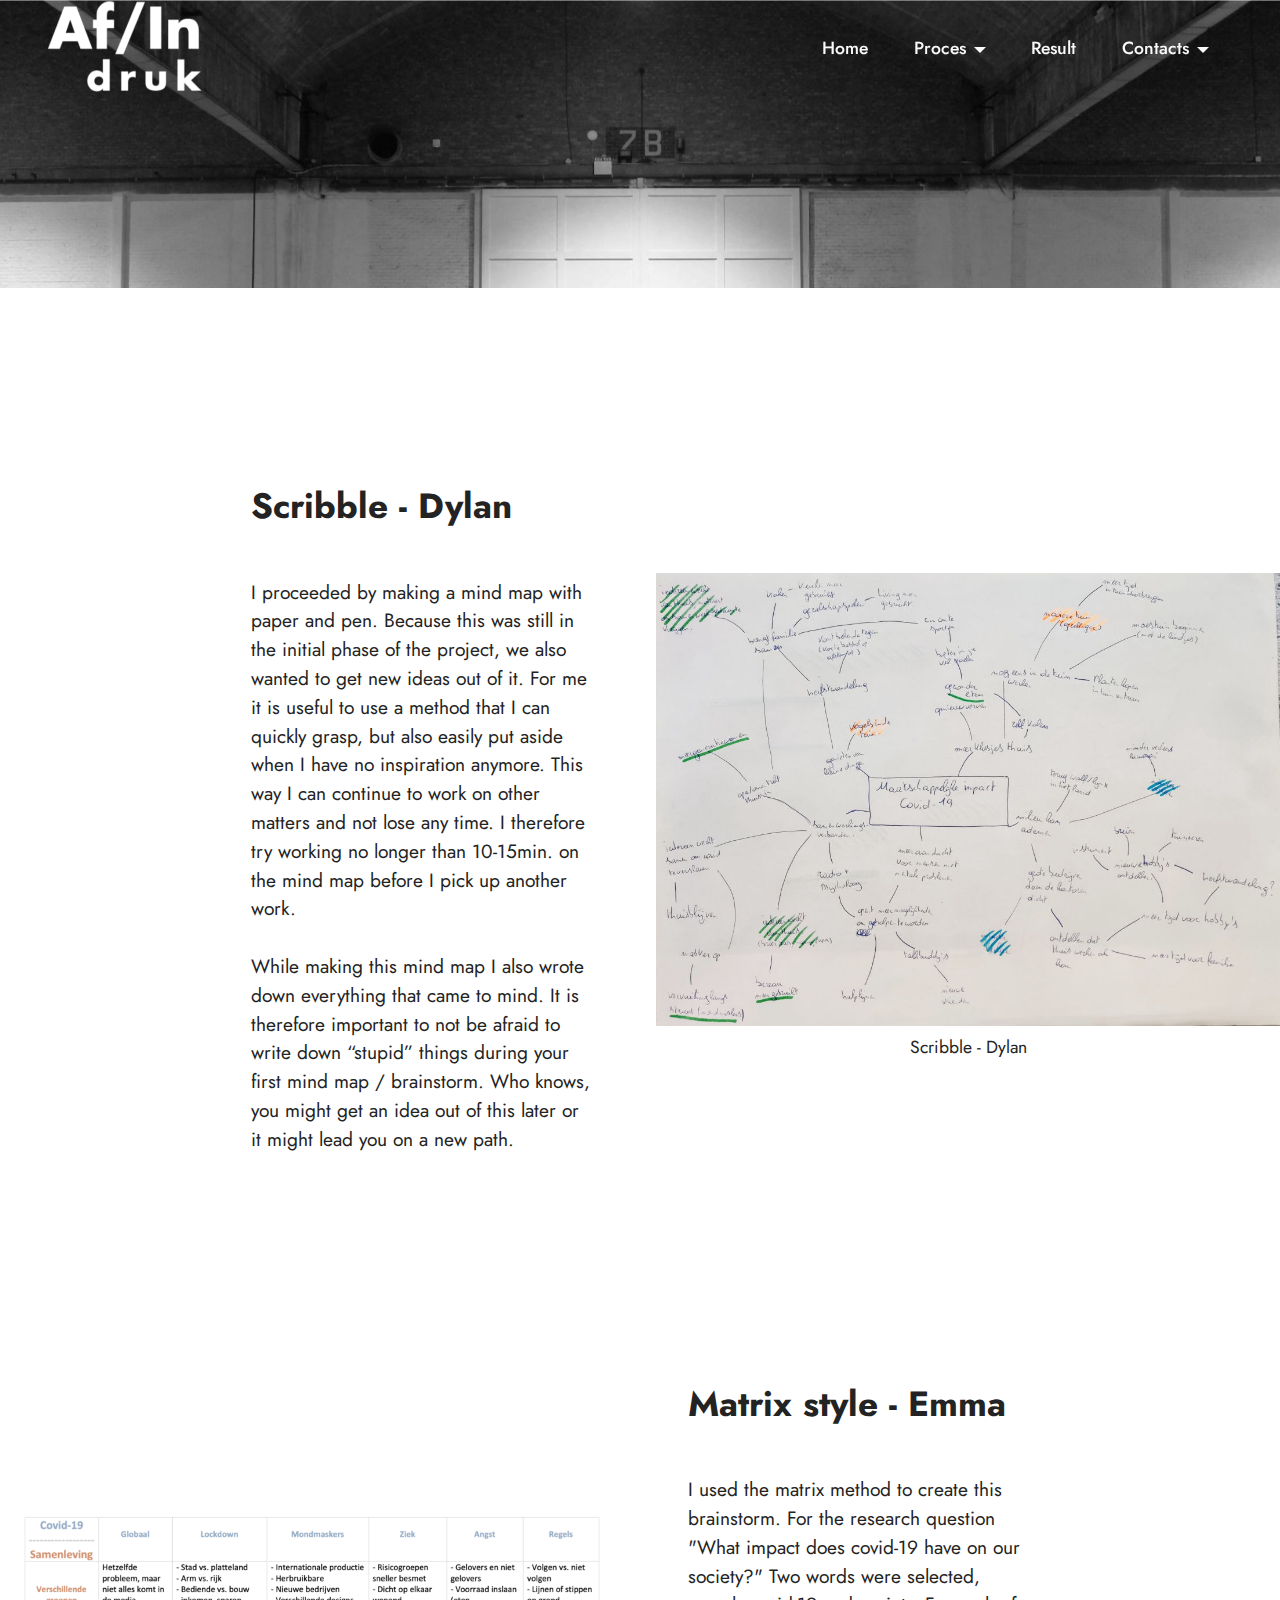
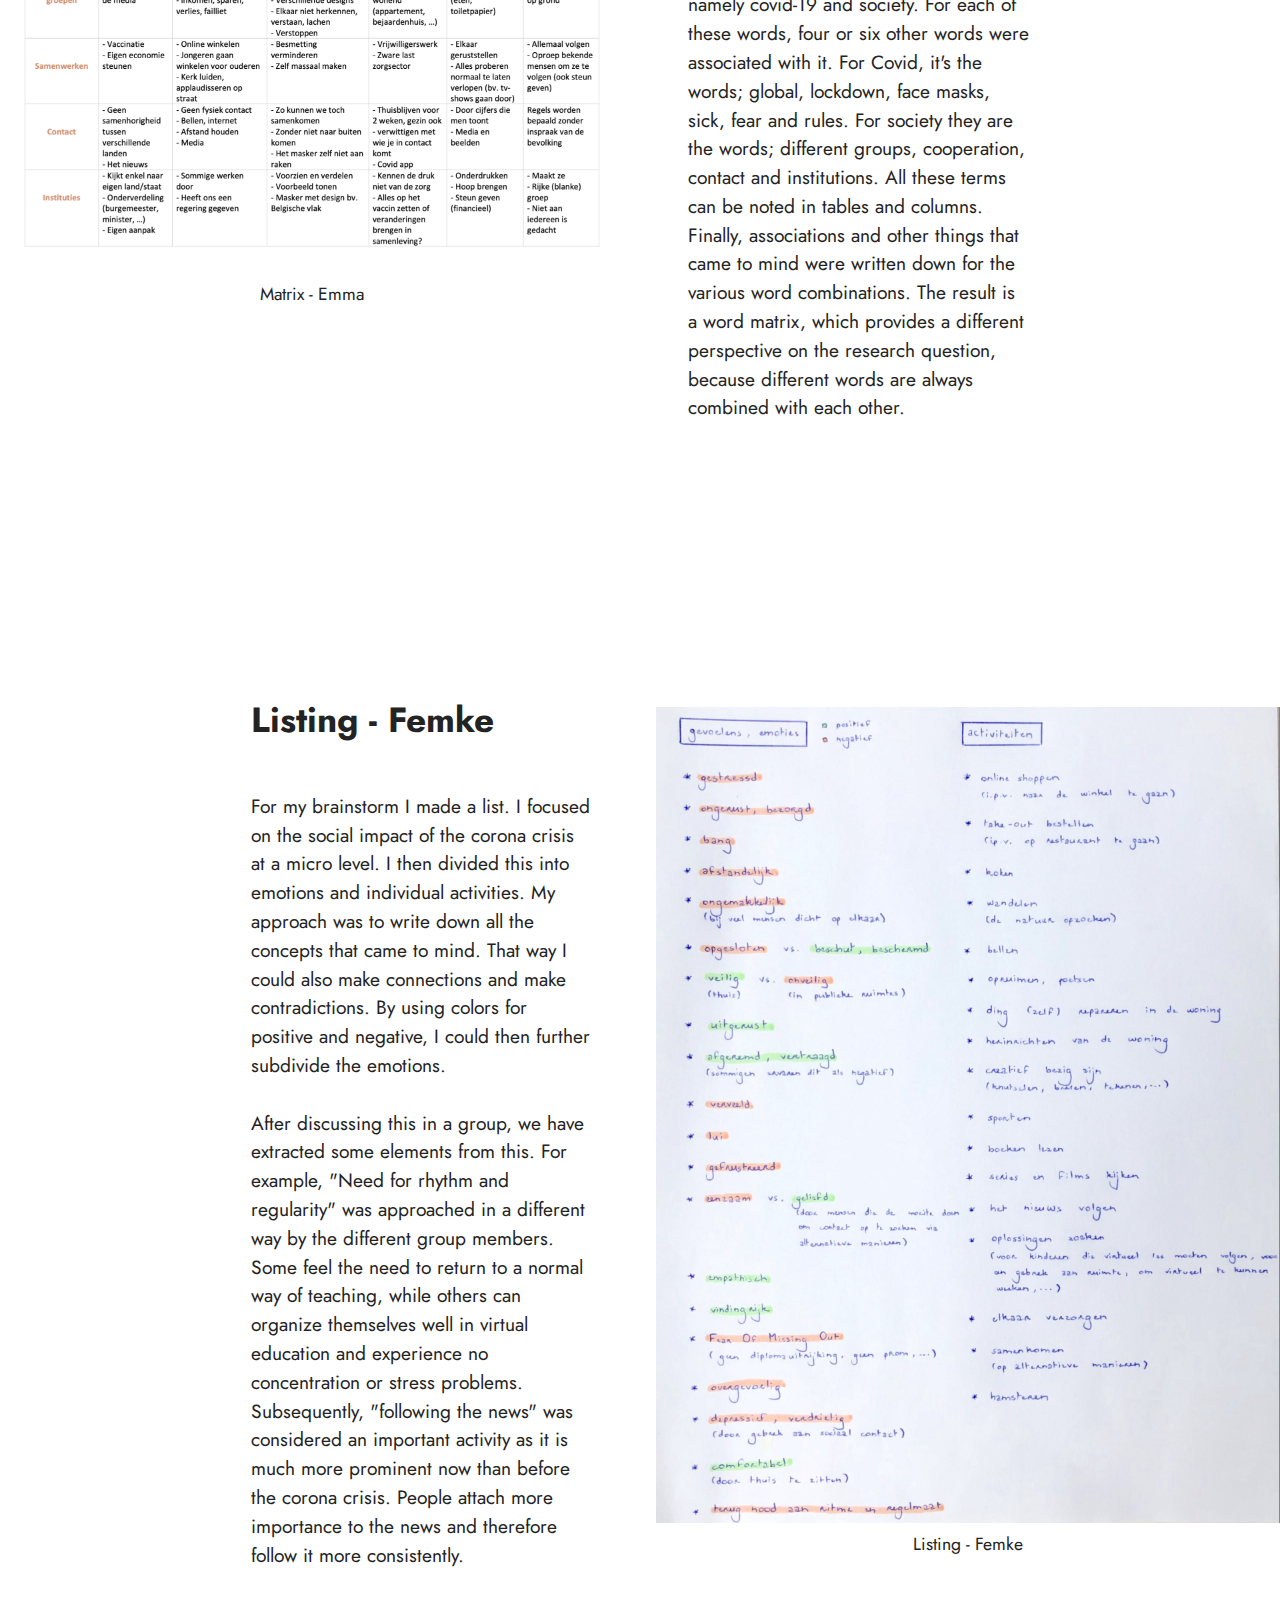
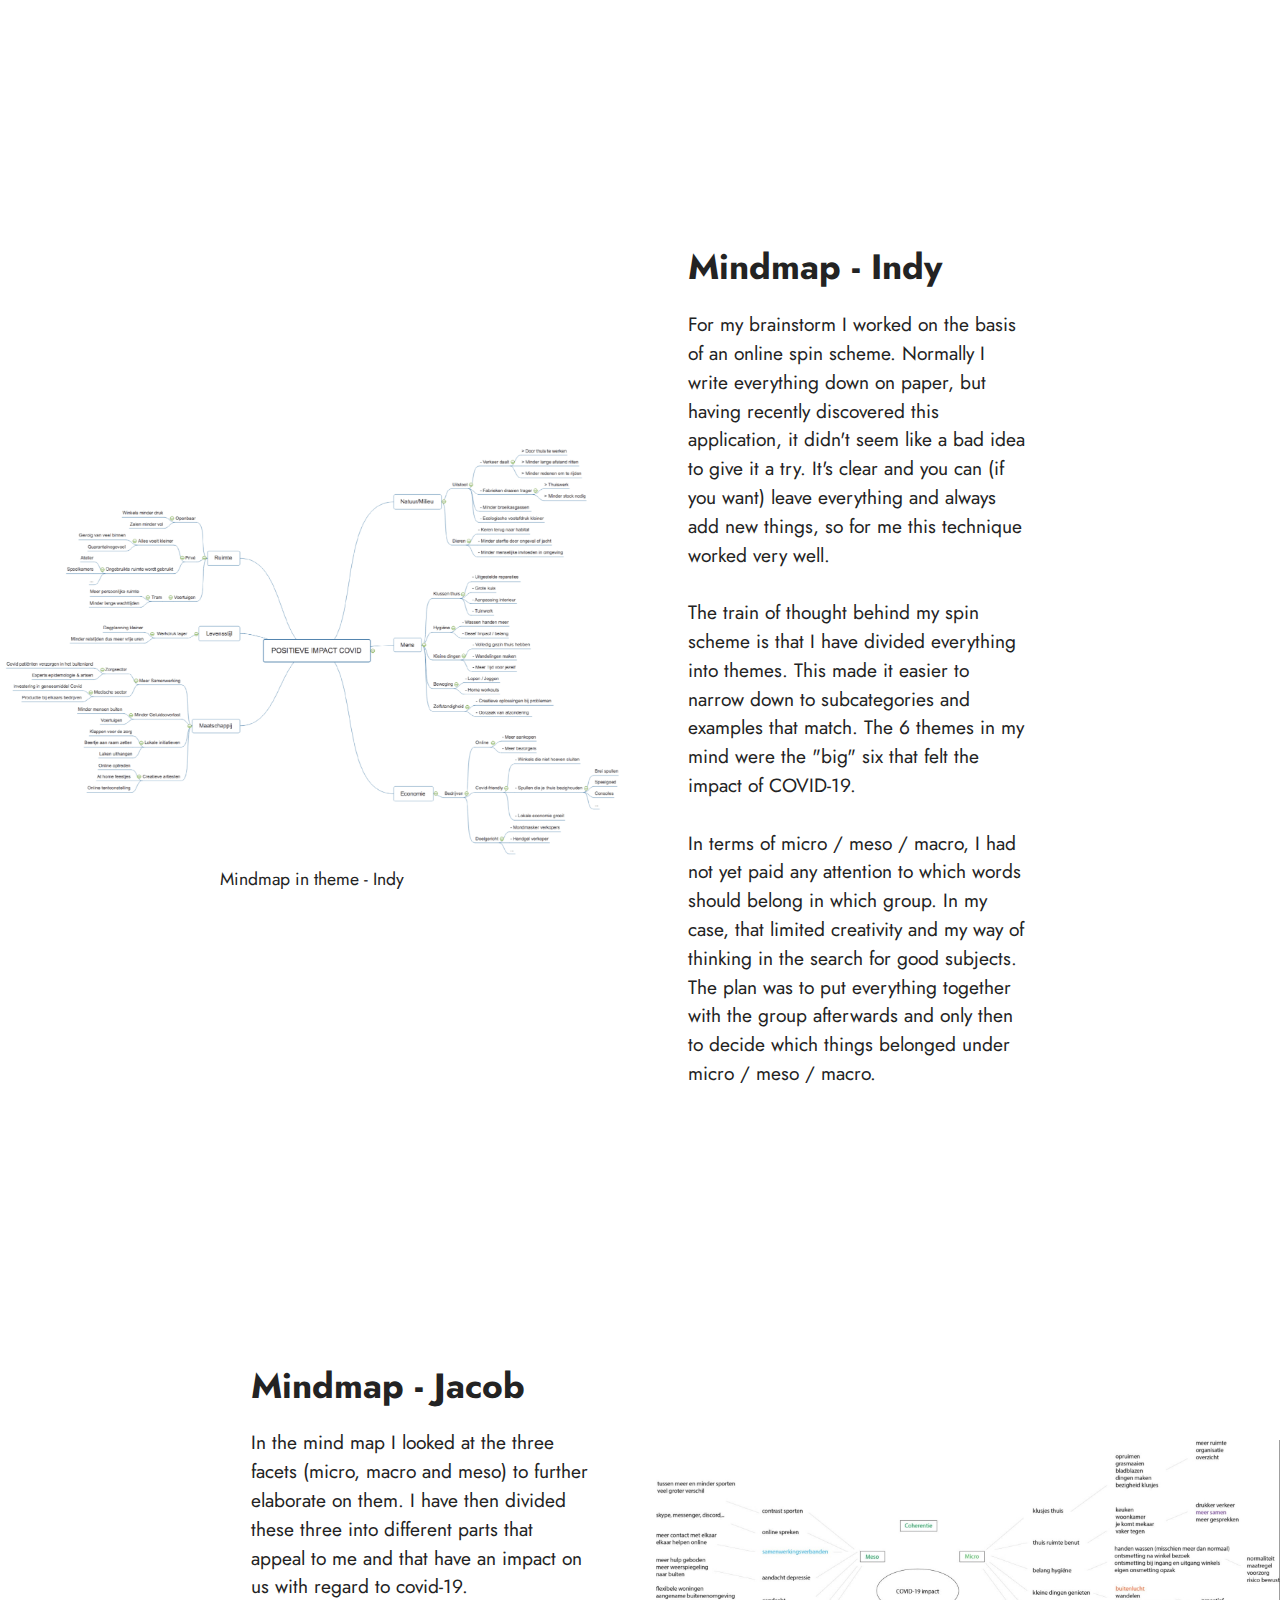
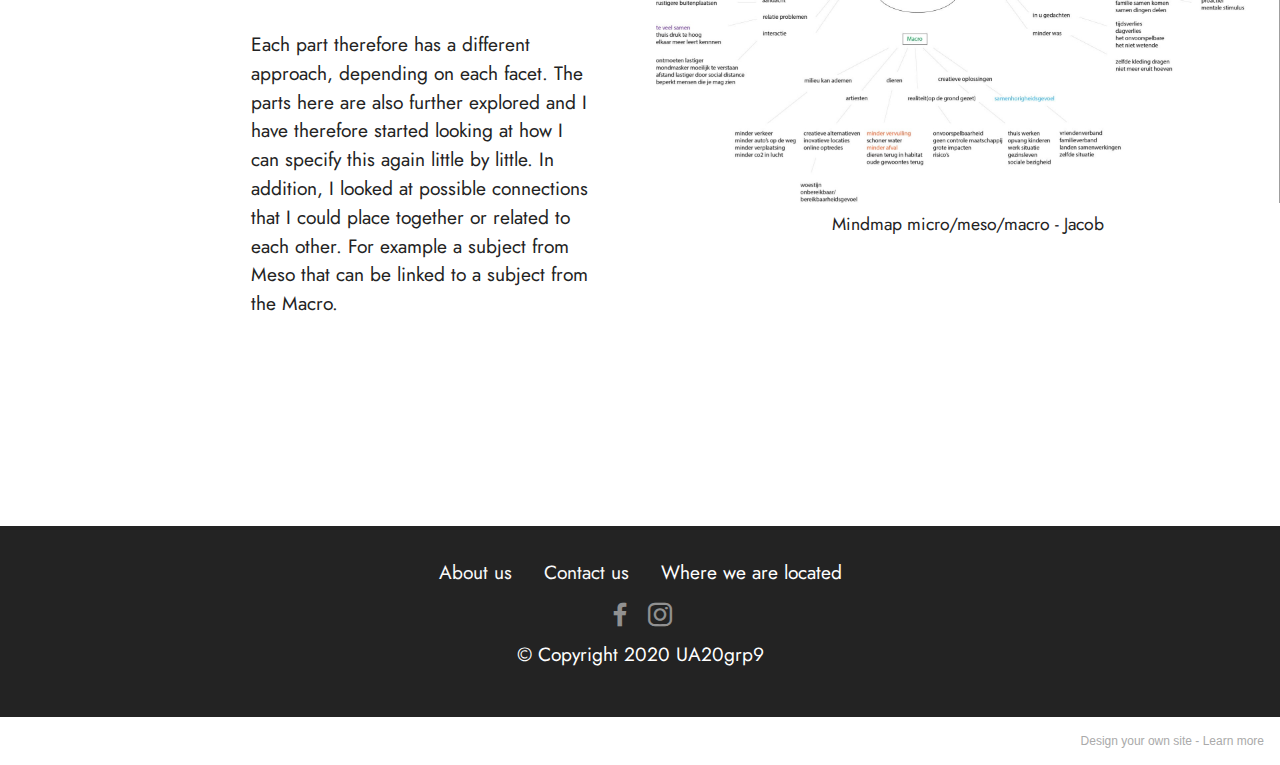
<file: page3.html>
<!DOCTYPE html>
<html  >
<head>
  <!-- Site made with Mobirise Website Builder v5.2.0, https://mobirise.com -->
  <meta charset="UTF-8">
  <meta http-equiv="X-UA-Compatible" content="IE=edge">
  <meta name="generator" content="Mobirise v5.2.0, mobirise.com">
  <meta name="viewport" content="width=device-width, initial-scale=1, minimum-scale=1">
  <link rel="shortcut icon" href="assets/images/middel-1-340x209.png" type="image/x-icon">
  <meta name="description" content="">
  
  
  <title>Brainstorms</title>
  <link rel="stylesheet" href="assets/web/assets/mobirise-icons2/mobirise2.css">
  <link rel="stylesheet" href="assets/tether/tether.min.css">
  <link rel="stylesheet" href="assets/bootstrap/css/bootstrap.min.css">
  <link rel="stylesheet" href="assets/bootstrap/css/bootstrap-grid.min.css">
  <link rel="stylesheet" href="assets/bootstrap/css/bootstrap-reboot.min.css">
  <link rel="stylesheet" href="assets/dropdown/css/style.css">
  <link rel="stylesheet" href="assets/socicon/css/styles.css">
  <link rel="stylesheet" href="assets/theme/css/style.css">
  <link rel="preload" as="style" href="assets/mobirise/css/mbr-additional.css"><link rel="stylesheet" href="assets/mobirise/css/mbr-additional.css" type="text/css">
  
  
  
  
</head>
<body>
  
  <section class="menu menu2 cid-shwLE6riYA" once="menu" id="menu2-1w">
    
    <nav class="navbar navbar-dropdown navbar-expand-lg">
        <div class="container-fluid">
            <div class="navbar-brand">
                <span class="navbar-logo">
                    <a href="index.html">
                        <img src="assets/images/middel-1-340x209.png" alt="Mobirise" style="height: 6rem;">
                    </a>
                </span>
                
            </div>
            <button class="navbar-toggler" type="button" data-toggle="collapse" data-target="#navbarSupportedContent" aria-controls="navbarNavAltMarkup" aria-expanded="false" aria-label="Toggle navigation">
                <div class="hamburger">
                    <span></span>
                    <span></span>
                    <span></span>
                    <span></span>
                </div>
            </button>
            <div class="collapse navbar-collapse" id="navbarSupportedContent">
                <ul class="navbar-nav nav-dropdown nav-right" data-app-modern-menu="true"><li class="nav-item"><a class="nav-link link text-white display-4" href="index.html" aria-expanded="false">Home</a></li><li class="nav-item dropdown"><a class="nav-link link dropdown-toggle text-white display-4" href="#" data-toggle="dropdown-submenu" aria-expanded="false">
                            Proces</a><div class="dropdown-menu"><a class="dropdown-item text-white text-primary display-4" href="page3.html">Brainstorm</a><a class="dropdown-item text-white text-primary display-4" href="page6.html">Inspiration</a><a class="dropdown-item text-white display-4" href="page7.html">First ideas</a><a class="dropdown-item text-white display-4" href="page8.html">Finalysing the idea<br></a></div></li>
                    <li class="nav-item"><a class="nav-link link text-white display-4" href="page1.html">Result</a></li>
                    <li class="nav-item dropdown"><a class="nav-link link dropdown-toggle text-white display-4" href="#" data-toggle="dropdown-submenu" aria-expanded="true">Contacts</a><div class="dropdown-menu"><a class="dropdown-item text-white display-4" href="index.html#team1-15">About us</a><a class="dropdown-item text-white display-4" href="index.html#contacts3-y" aria-expanded="false">Contact us</a><a class="dropdown-item text-white display-4" href="index.html#contacts3-y" aria-expanded="false">Where are we located</a><a class="dropdown-item text-white display-4" href="index.html#share3-z" aria-expanded="false">Follow our work</a></div>
                    </li></ul>
                
                
            </div>
        </div>
    </nav>
</section>

<section class="info3 cid-si6ZJkHrrn mbr-parallax-background" id="info3-2p">

    

    
    <div class="container-fluid">
        <div class="row justify-content-center">
            <div class="card col-12 col-lg-10">
                <div class="card-wrapper">
                    <div class="card-box align-center">
                        
                        
                        
                    </div>
                </div>
            </div>
        </div>
    </div>
</section>

<section class="image2 cid-shwRScICzW" id="image2-2b">
    

    

    <div>
        <div class="row align-items-center">
            <div class="col-12 col-lg-6">
                <div class="image-wrapper">
                    <img src="assets/images/skribble-dylan-1076x780.jpeg" alt="Mobirise">
                    <p class="mbr-description mbr-fonts-style mt-2 align-center display-4">
                        Scribble - Dylan</p>
                </div>
            </div>
            <div class="col-12 col-lg-4">
                <div class="text-wrapper">
                    <h3 class="mbr-section-title mbr-fonts-style mb-3 display-5">
                        <strong>Scribble - Dylan</strong></h3>
                    <p class="mbr-text mbr-fonts-style display-7"><br>I proceeded by making a mind map with paper and pen. Because this was still in the initial phase of the project, we also wanted to get new ideas out of it. For me it is useful to use a method that I can quickly grasp, but also easily put aside when I have no inspiration anymore. This way I can continue to work on other matters and not lose any time. I therefore try working no longer than 10-15min. on the mind map before I pick up another work.
<br>
<br>While making this mind map I also wrote down everything that came to mind. It is therefore important to not be afraid to write down “stupid” things during your first mind map / brainstorm. Who knows, you might get an idea out of this later or it might lead you on a new path.</p>
                </div>
            </div>
        </div>
    </div>
</section>

<section class="image1 cid-siv9pbXxk0" id="image1-3s">
    

    

    <div>
        <div class="row align-items-center">
            <div class="col-12 col-lg-6">
                <div class="image-wrapper">
                    <img src="assets/images/emma-contextb-afbeelding-1871x1321.png" alt="Mobirise">
                    <p class="mbr-description mbr-fonts-style pt-2 align-center display-4">
                    Matrix - Emma</p>
                </div>
            </div>
            <div class="col-12 col-lg-4">
                <div class="text-wrapper">
                    <h3 class="mbr-section-title mbr-fonts-style mb-3 display-5">
                        <strong>Matrix style - Emma</strong></h3>
                    <p class="mbr-text mbr-fonts-style display-7"><br>I used the matrix method to create this brainstorm. For the research question "What impact does covid-19 have on our society?" Two words were selected, namely covid-19 and society. For each of these words, four or six other words were associated with it. For Covid, it's the words; global, lockdown, face masks, sick, fear and rules. For society they are the words; different groups, cooperation, contact and institutions. All these terms can be noted in tables and columns. Finally, associations and other things that came to mind were written down for the various word combinations. The result is a word matrix, which provides a different perspective on the research question, because different words are always combined with each other.</p>
                </div>
            </div>
        </div>
    </div>
</section>

<section class="image2 cid-sivabsg5Xg" id="image2-3t">
    

    

    <div>
        <div class="row align-items-center">
            <div class="col-12 col-lg-6">
                <div class="image-wrapper">
                    <img src="assets/images/brainstorm-oplijsting-1871x2695.jpeg" alt="Mobirise">
                    <p class="mbr-description mbr-fonts-style mt-2 align-center display-4">
                        Listing - Femke</p>
                </div>
            </div>
            <div class="col-12 col-lg-4">
                <div class="text-wrapper">
                    <h3 class="mbr-section-title mbr-fonts-style mb-3 display-5">
                        <strong>Listing - Femke</strong></h3>
                    <p class="mbr-text mbr-fonts-style display-7"><br>For my brainstorm I made a list. I focused on the social impact of the corona crisis at a micro level. I then divided this into emotions and individual activities. My approach was to write down all the concepts that came to mind. That way I could also make connections and make contradictions. By using colors for positive and negative, I could then further subdivide the emotions.
<br>
<br>After discussing this in a group, we have extracted some elements from this. For example, "Need for rhythm and regularity" was approached in a different way by the different group members. Some feel the need to return to a normal way of teaching, while others can organize themselves well in virtual education and experience no concentration or stress problems. Subsequently, "following the news" was considered an important activity as it is much more prominent now than before the corona crisis. People attach more importance to the news and therefore follow it more consistently.</p>
                </div>
            </div>
        </div>
    </div>
</section>

<section class="image1 cid-sivaPJsQiq" id="image1-3u">
    

    

    <div>
        <div class="row align-items-center">
            <div class="col-12 col-lg-6">
                <div class="image-wrapper">
                    <img src="assets/images/mindmap-in-theme-1871x1322.png" alt="Mobirise">
                    <p class="mbr-description mbr-fonts-style pt-2 align-center display-4">
                    Mindmap in theme - Indy</p>
                </div>
            </div>
            <div class="col-12 col-lg-4">
                <div class="text-wrapper">
                    <h3 class="mbr-section-title mbr-fonts-style mb-3 display-5">
                        <strong>Mindmap - Indy</strong></h3>
                    <p class="mbr-text mbr-fonts-style display-7">For my brainstorm I worked on the basis of an online spin scheme. Normally I write everything down on paper, but having recently discovered this application, it didn't seem like a bad idea to give it a try. It's clear and you can (if you want) leave everything and always add new things, so for me this technique worked very well.
<br>
<br>The train of thought behind my spin scheme is that I have divided everything into themes. This made it easier to narrow down to subcategories and examples that match. The 6 themes in my mind were the "big" six that felt the impact of COVID-19.
<br>
<br>In terms of micro / meso / macro, I had not yet paid any attention to which words should belong in which group. In my case, that limited creativity and my way of thinking in the search for good subjects. The plan was to put everything together with the group afterwards and only then to decide which things belonged under micro / meso / macro.</p>
                </div>
            </div>
        </div>
    </div>
</section>

<section class="image2 cid-sivczWb8vM" id="image2-3v">
    

    

    <div>
        <div class="row align-items-center">
            <div class="col-12 col-lg-6">
                <div class="image-wrapper">
                    <img src="assets/images/mindmap-micro-meso-macro-1871x1087.jpeg" alt="Mobirise">
                    <p class="mbr-description mbr-fonts-style mt-2 align-center display-4">
                        Mindmap micro/meso/macro - Jacob</p>
                </div>
            </div>
            <div class="col-12 col-lg-4">
                <div class="text-wrapper">
                    <h3 class="mbr-section-title mbr-fonts-style mb-3 display-5">
                        <strong>Mindmap - Jacob</strong></h3>
                    <p class="mbr-text mbr-fonts-style display-7">In the mind map I looked at the three facets (micro, macro and meso) to further elaborate on them. I have then divided these three into different parts that appeal to me and that have an impact on us with regard to covid-19.
<br>
<br>Each part therefore has a different approach, depending on each facet. The parts here
are also further explored and I have therefore started looking at how I can specify this again little by little. In addition, I looked at possible connections that I could place together or related to each other. For example a subject from Meso that can be linked to a subject from the Macro.</p>
                </div>
            </div>
        </div>
    </div>
</section>

<section class="footer3 cid-sh4cC7wdd4" once="footers" id="footer3-10">

    

    

    <div class="container">
        <div class="media-container-row align-center mbr-white">
            <div class="row row-links">
                <ul class="foot-menu">
                    
                    
                    
                    
                    
                <li class="foot-menu-item mbr-fonts-style display-7"><a href="index.html#team1-15" class="text-white">About us</a></li><li class="foot-menu-item mbr-fonts-style display-7"><a href="index.html#contacts3-y" class="text-white">Contact us</a></li><li class="foot-menu-item mbr-fonts-style display-7">Where we are located</li></ul>
            </div>
            <div class="row social-row">
                <div class="social-list align-right pb-2">
                    
                    
                    
                    
                    
                    
                <div class="soc-item">
                        <a href="https://www.facebook.com/Afdruk.indruk" target="_blank">
                            <span class="mbr-iconfont mbr-iconfont-social socicon-facebook socicon"></span>
                        </a>
                    </div><div class="soc-item">
                        <a href="https://www.instagram.com/afdruk_indruk/" target="_blank">
                            <span class="mbr-iconfont mbr-iconfont-social socicon-instagram socicon"></span>
                        </a>
                    </div></div>
            </div>
            <div class="row row-copirayt">
                <p class="mbr-text mb-0 mbr-fonts-style mbr-white align-center display-7">&nbsp;© Copyright 2020 UA20grp9&nbsp;</p>
            </div>
        </div>
    </div>
</section><section style="background-color: #fff; font-family: -apple-system, BlinkMacSystemFont, 'Segoe UI', 'Roboto', 'Helvetica Neue', Arial, sans-serif; color:#aaa; font-size:12px; padding: 0; align-items: center; display: flex;"><a href="https://mobirise.site/f" style="flex: 1 1; height: 3rem; padding-left: 1rem;"></a><p style="flex: 0 0 auto; margin:0; padding-right:1rem;">Design your own site - <a href="https://mobirise.site/v" style="color:#aaa;">Learn more</a></p></section><script src="assets/web/assets/jquery/jquery.min.js"></script>  <script src="assets/popper/popper.min.js"></script>  <script src="assets/tether/tether.min.js"></script>  <script src="assets/bootstrap/js/bootstrap.min.js"></script>  <script src="assets/smoothscroll/smooth-scroll.js"></script>  <script src="assets/parallax/jarallax.min.js"></script>  <script src="assets/dropdown/js/nav-dropdown.js"></script>  <script src="assets/dropdown/js/navbar-dropdown.js"></script>  <script src="assets/touchswipe/jquery.touch-swipe.min.js"></script>  <script src="assets/theme/js/script.js"></script>  
  
  
</body>
</html>
</file>
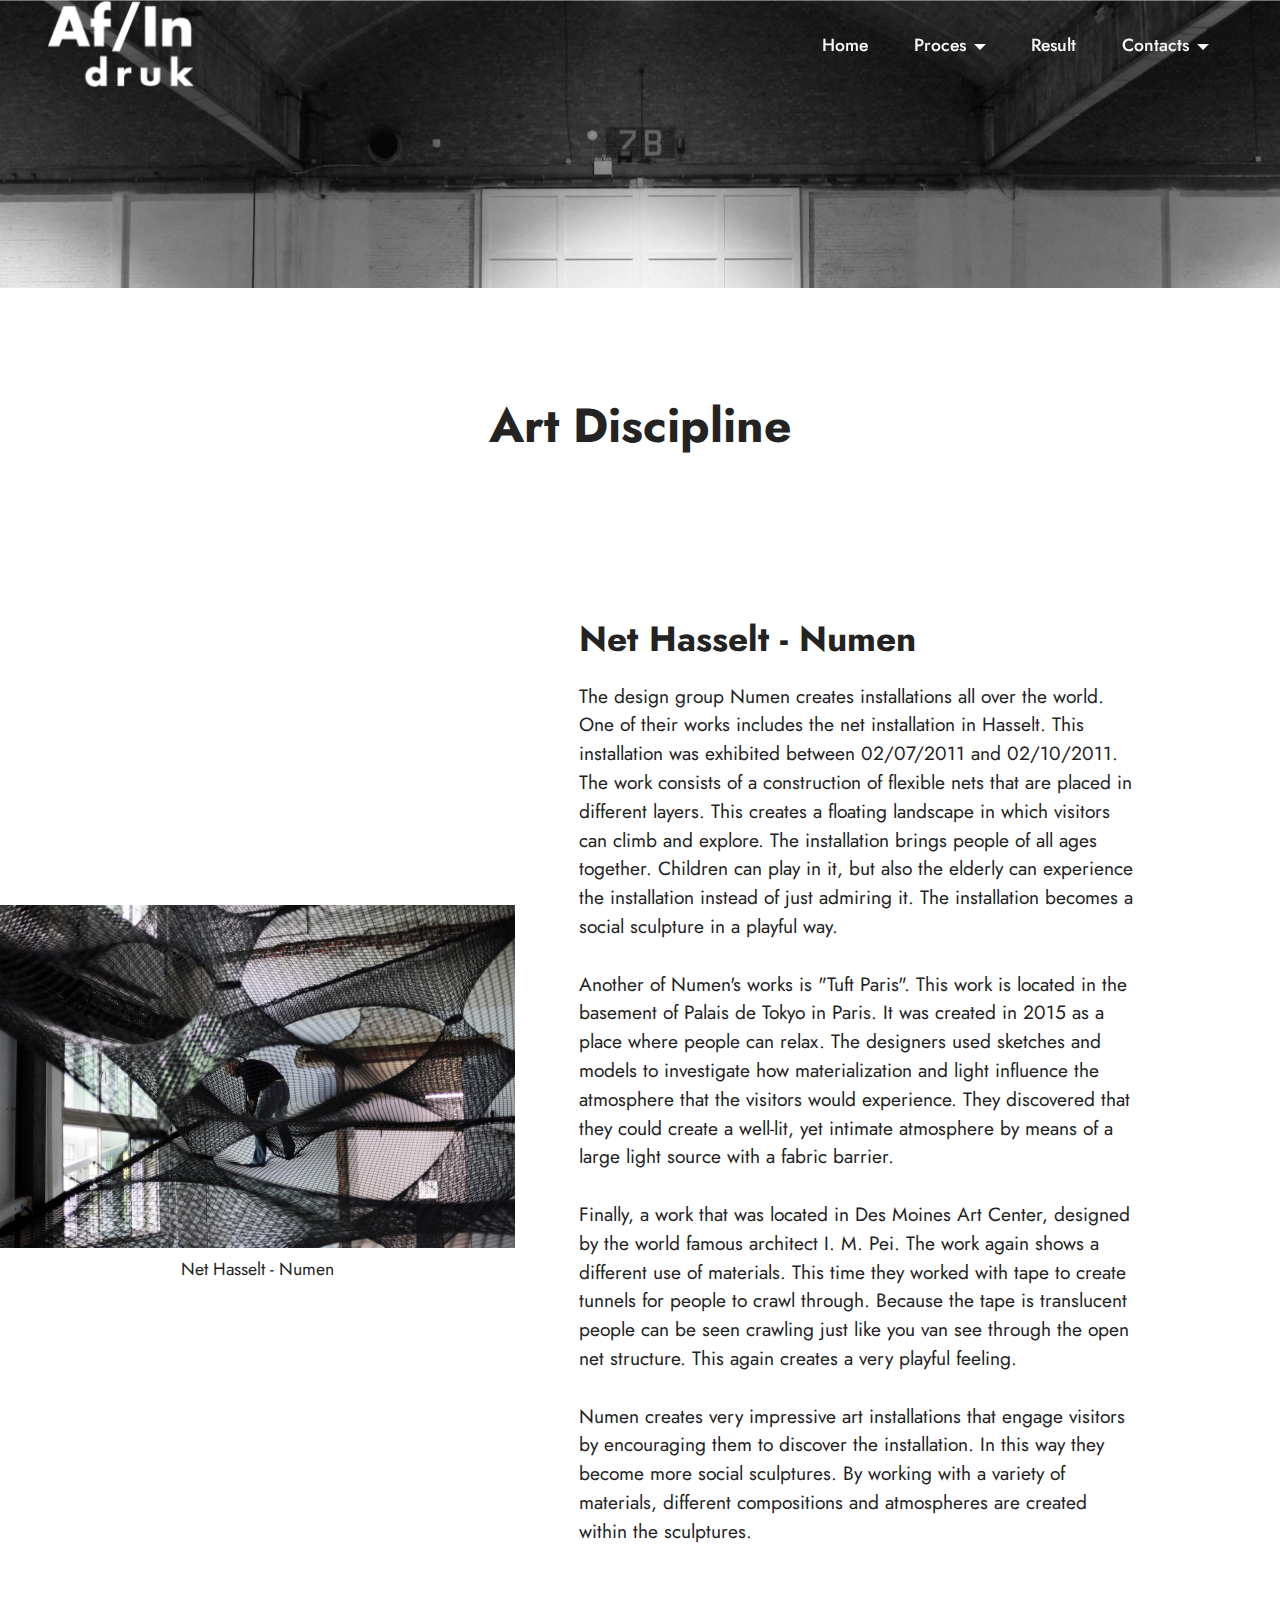
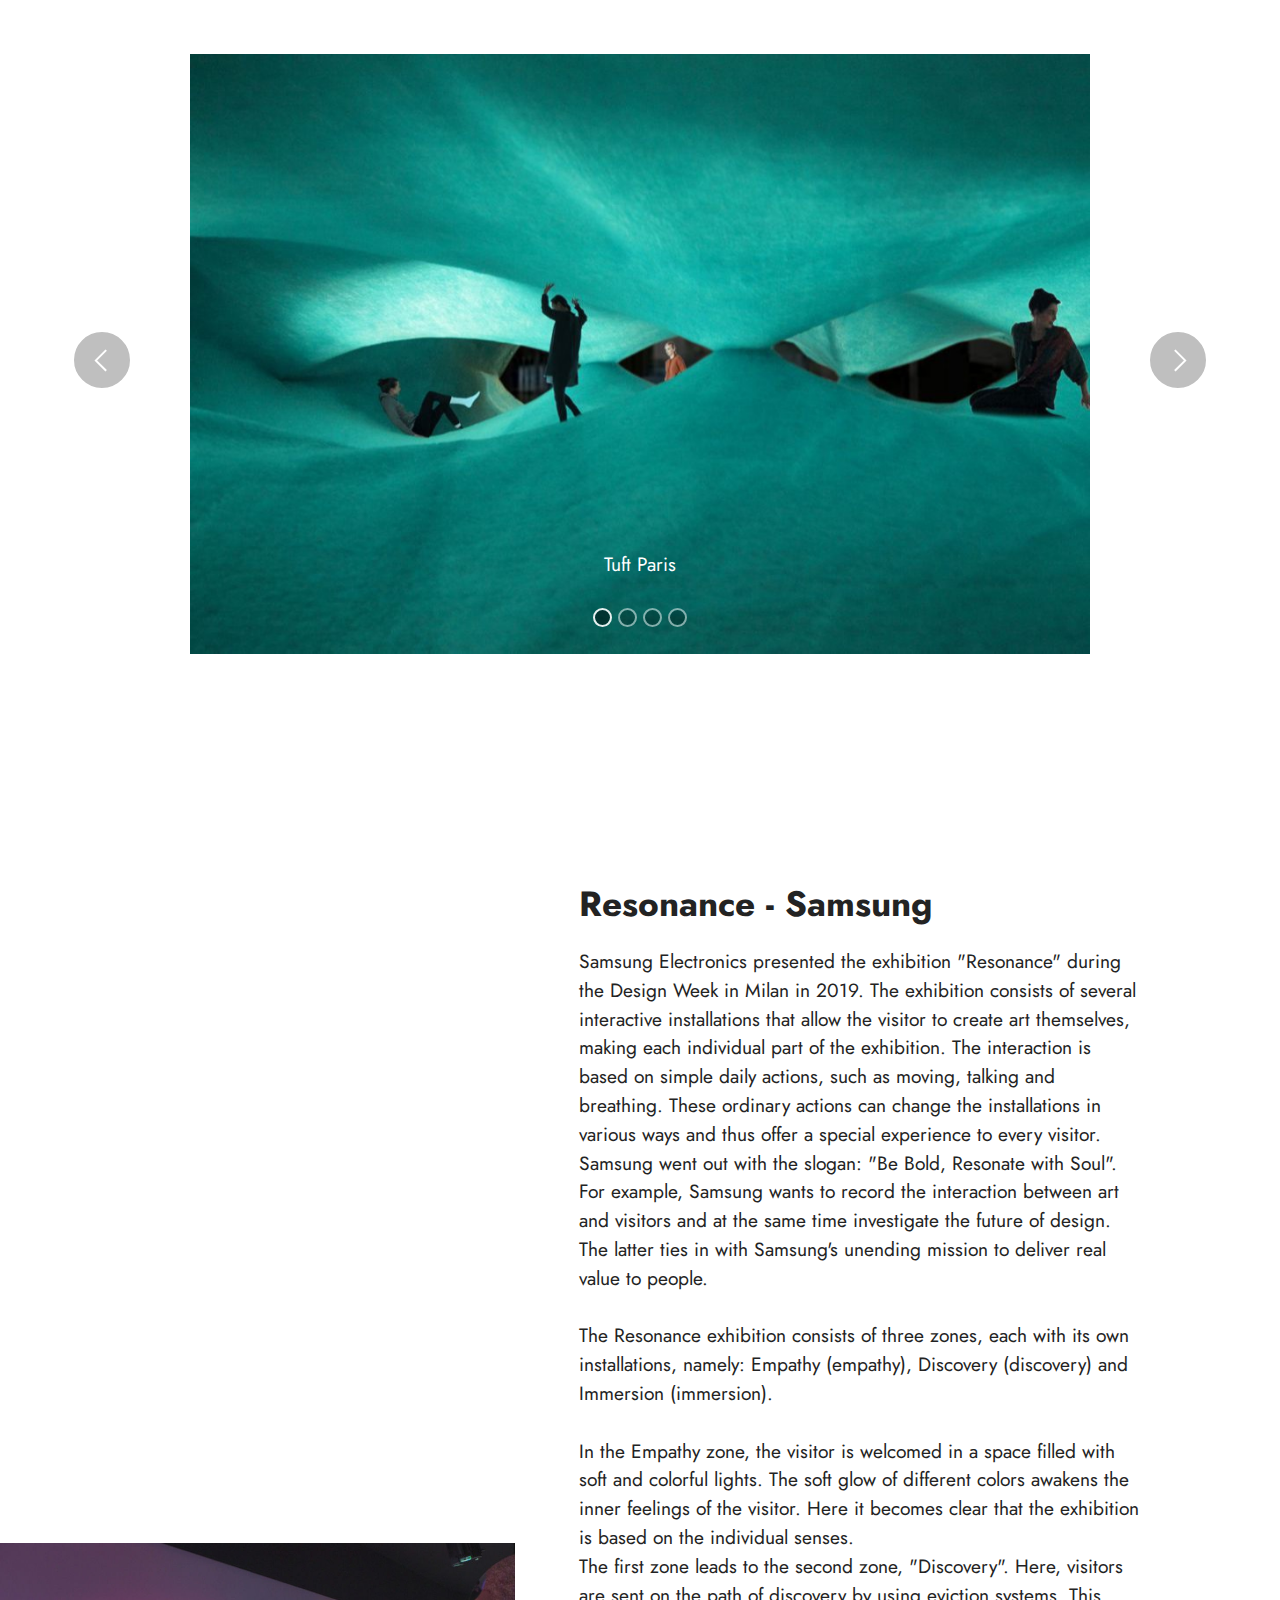
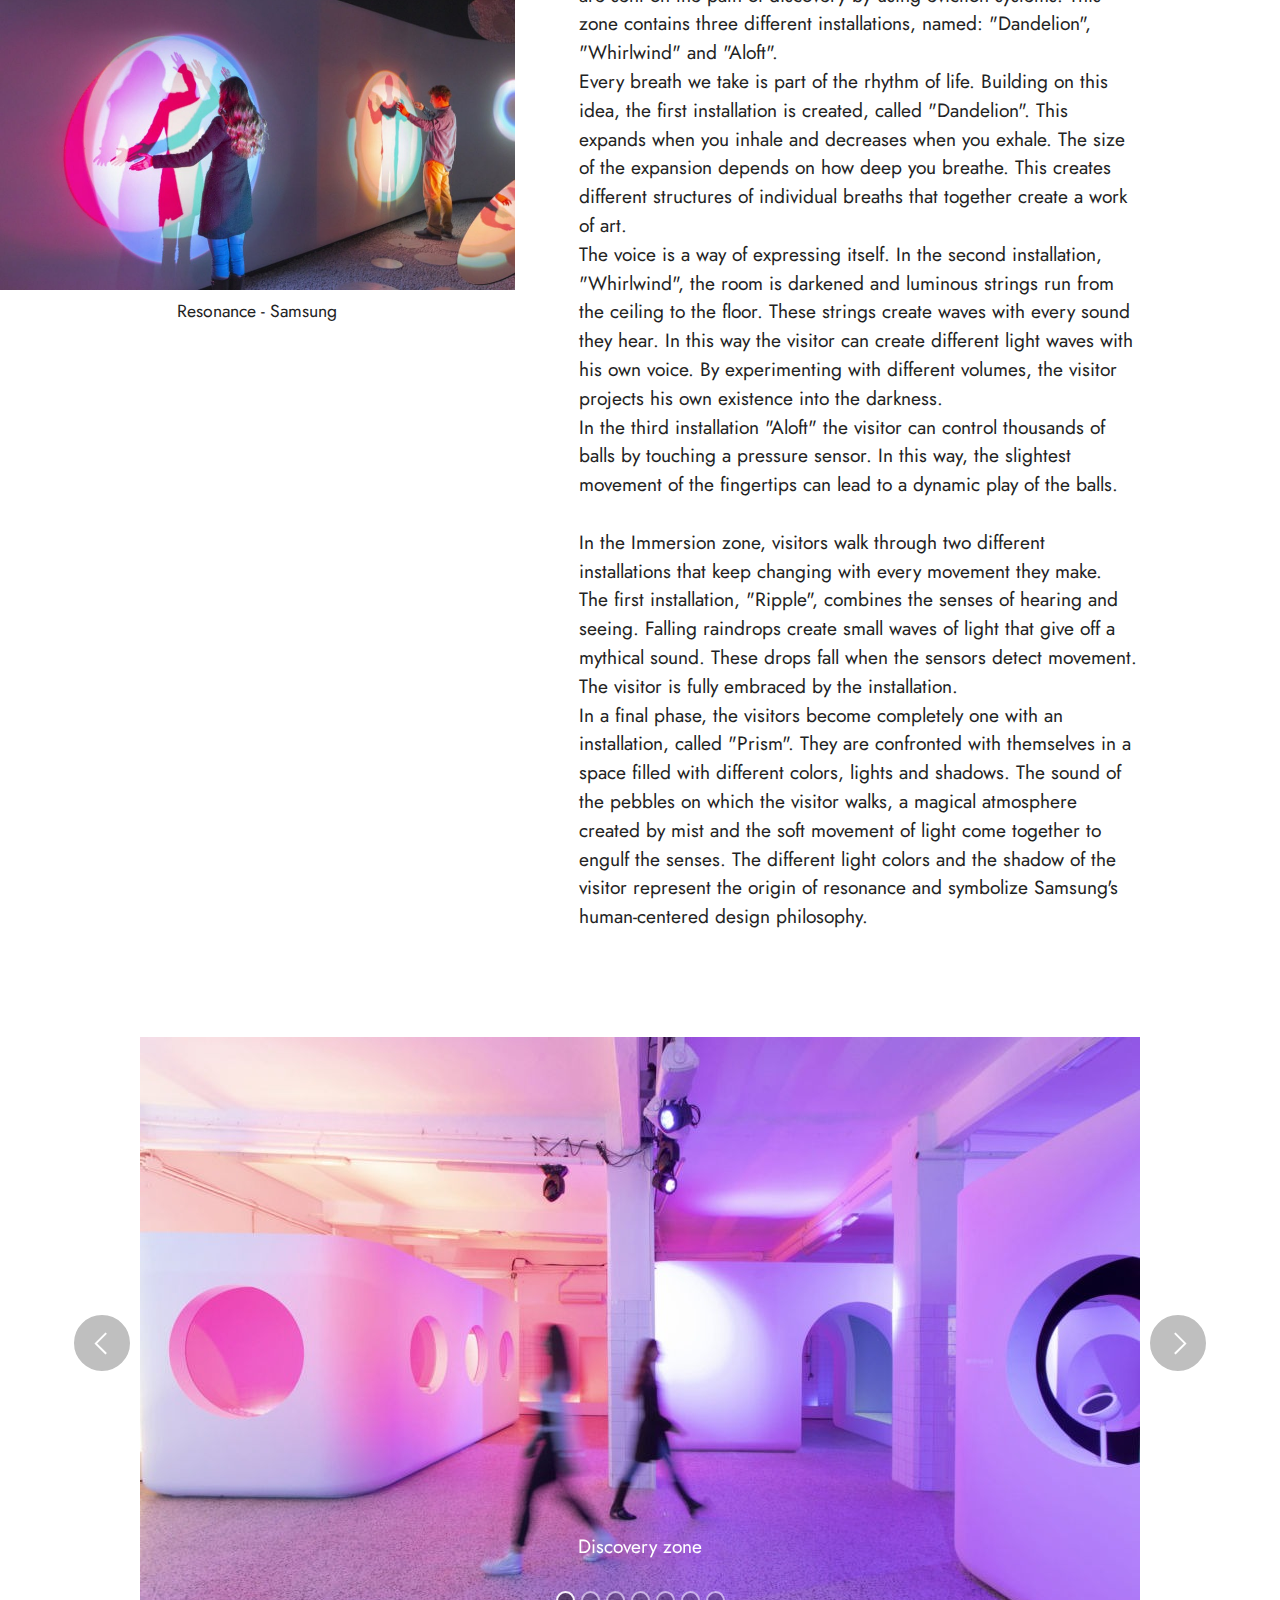
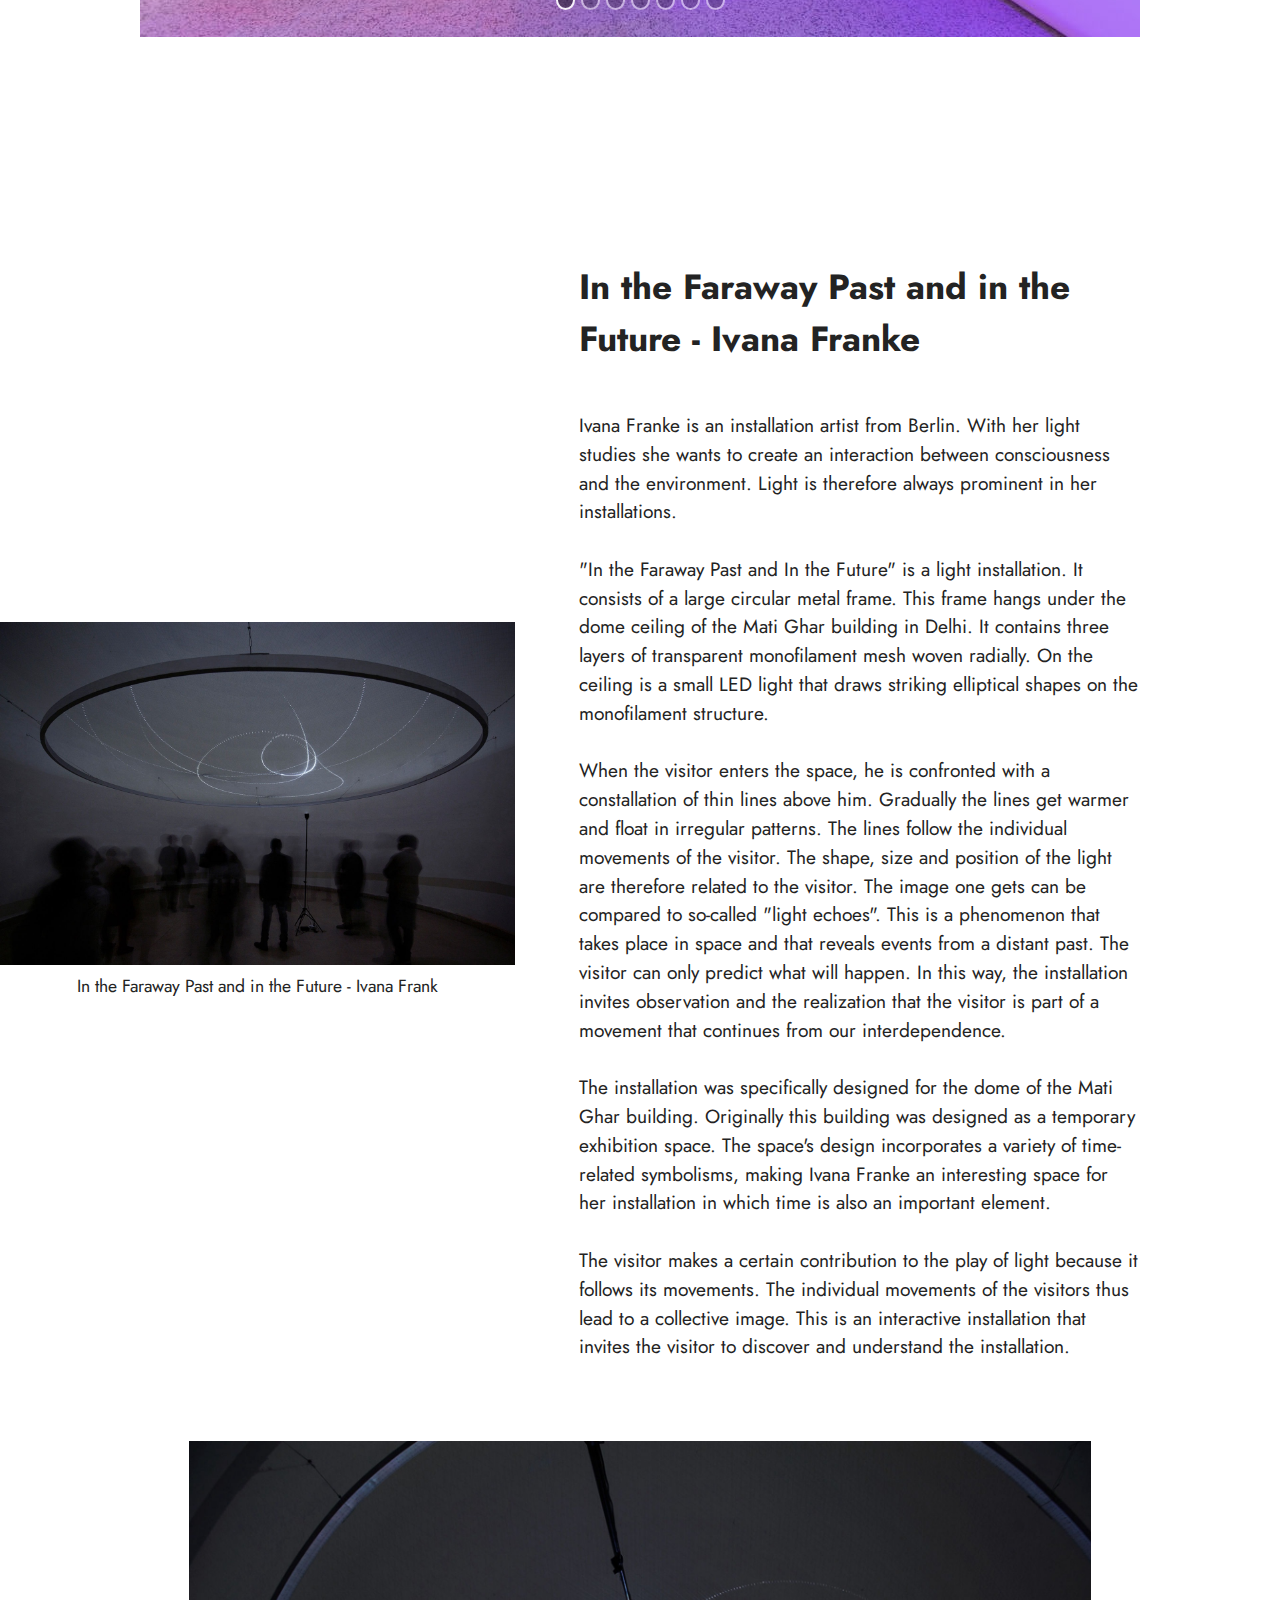
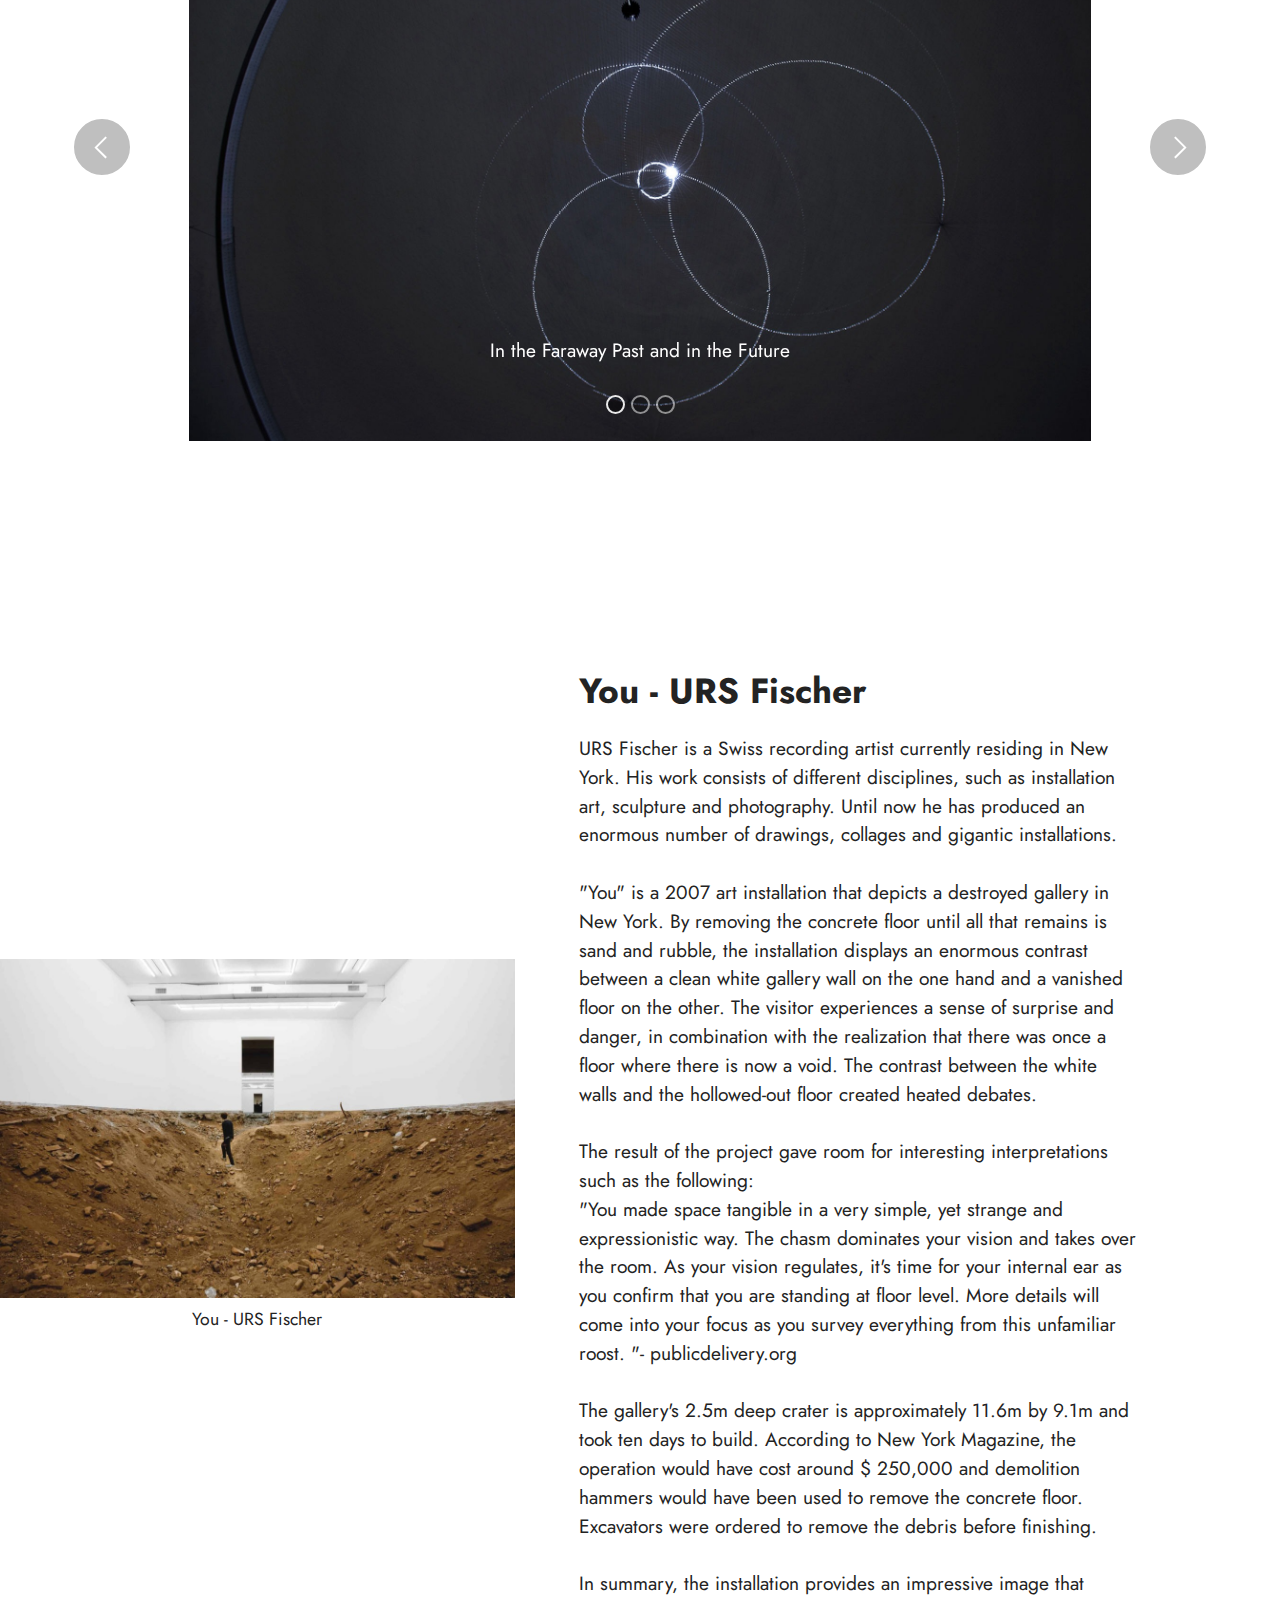
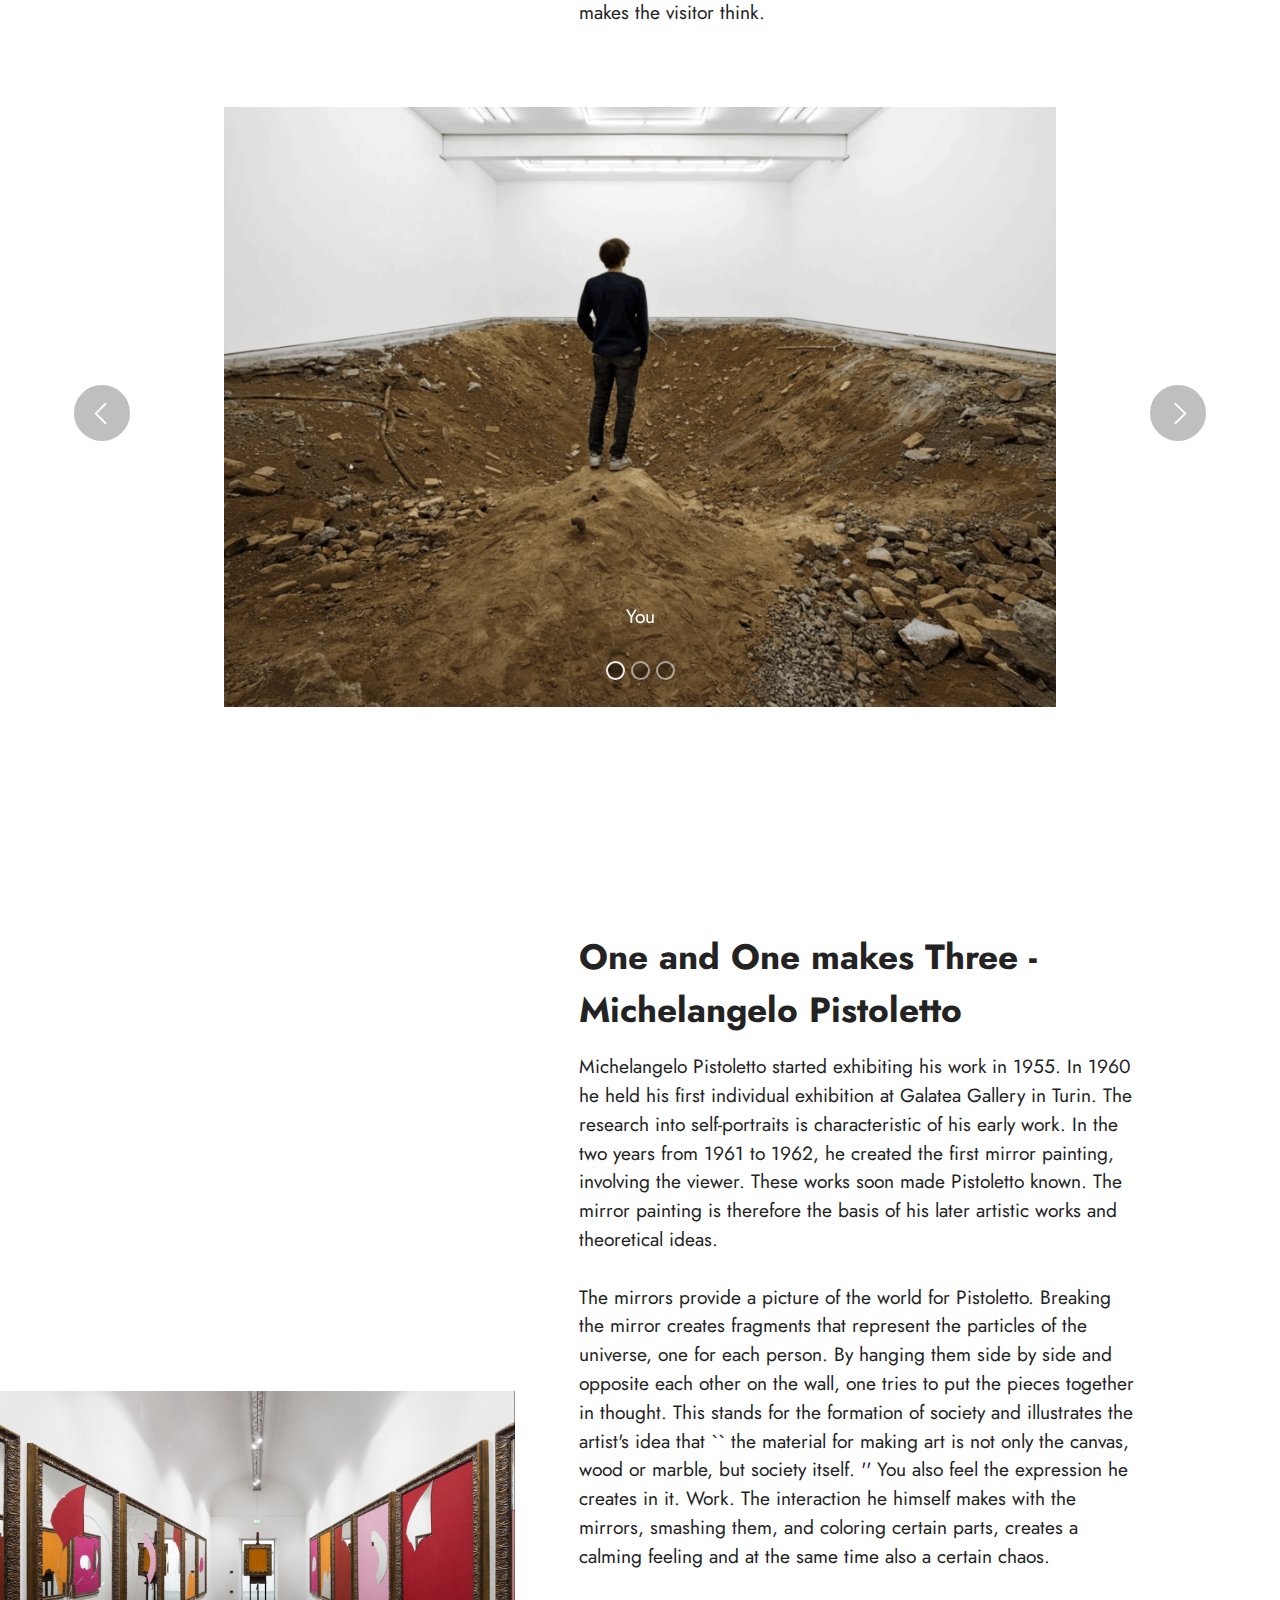
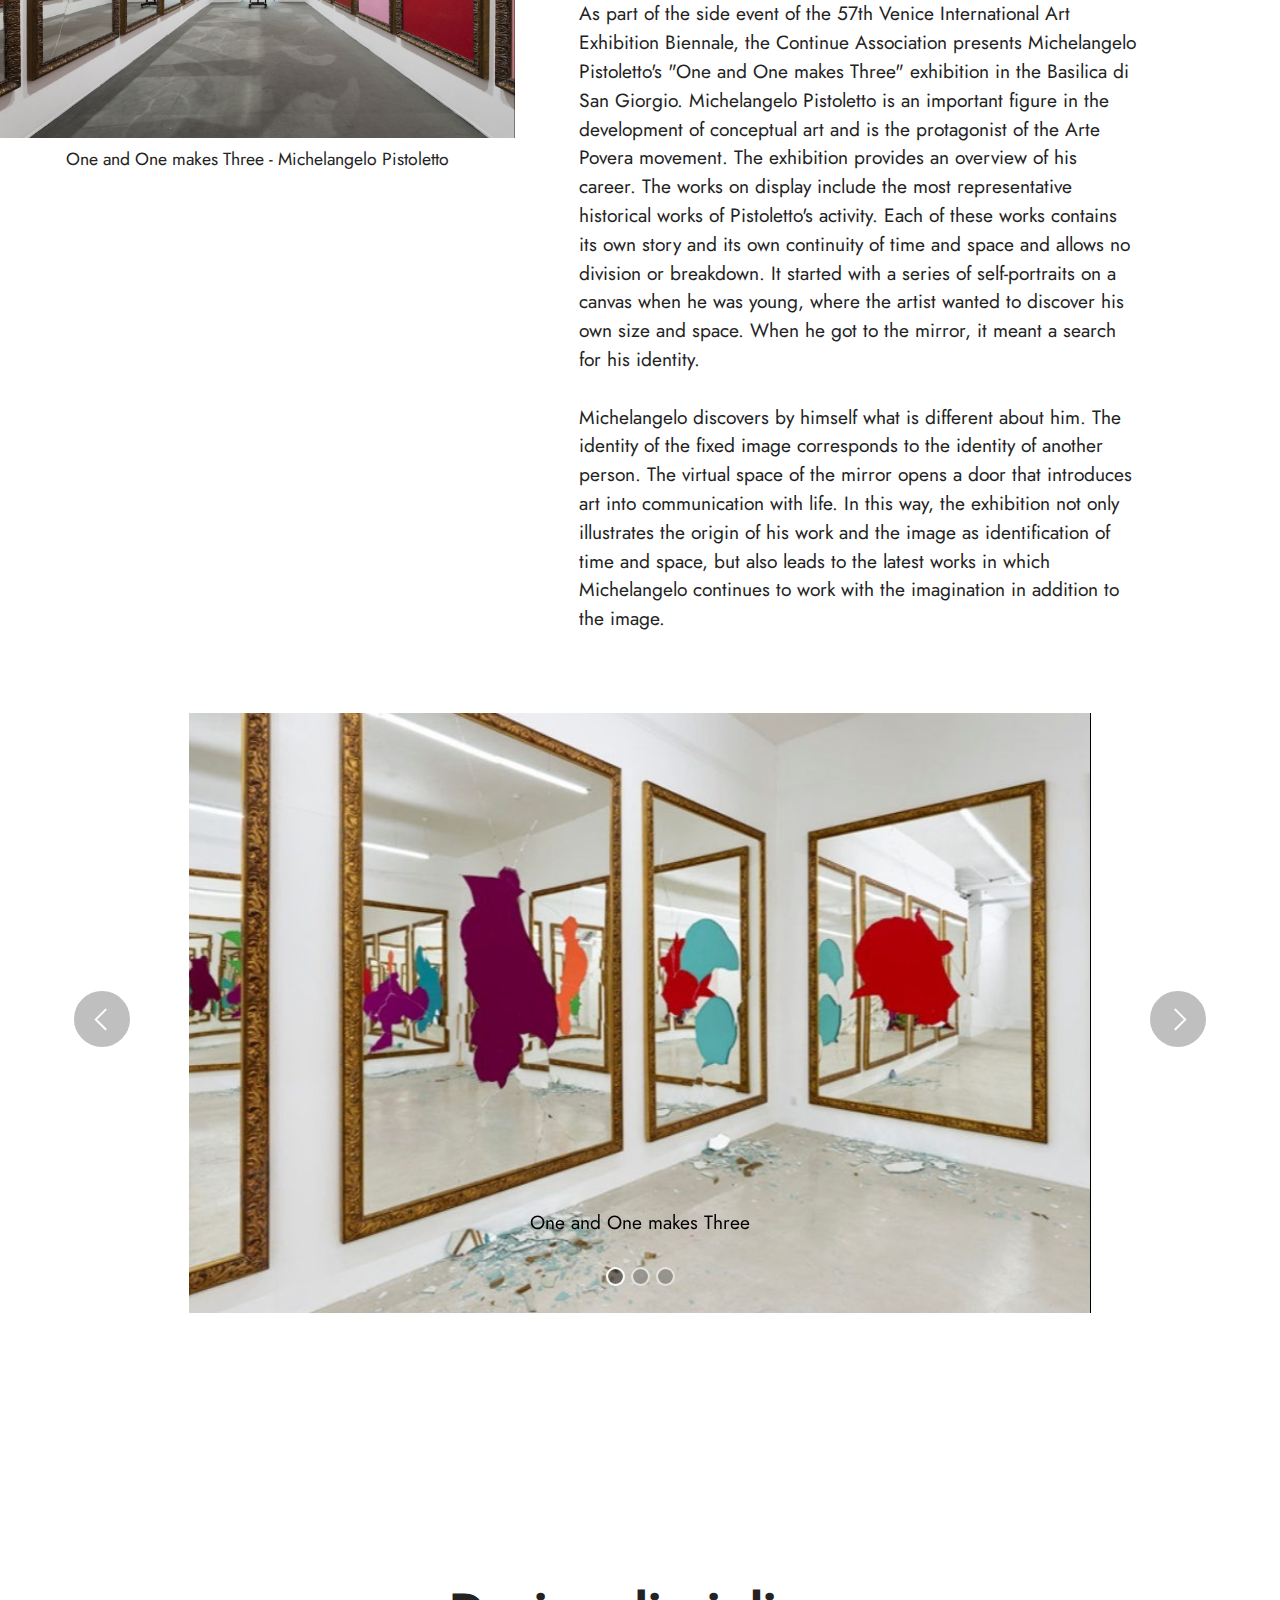
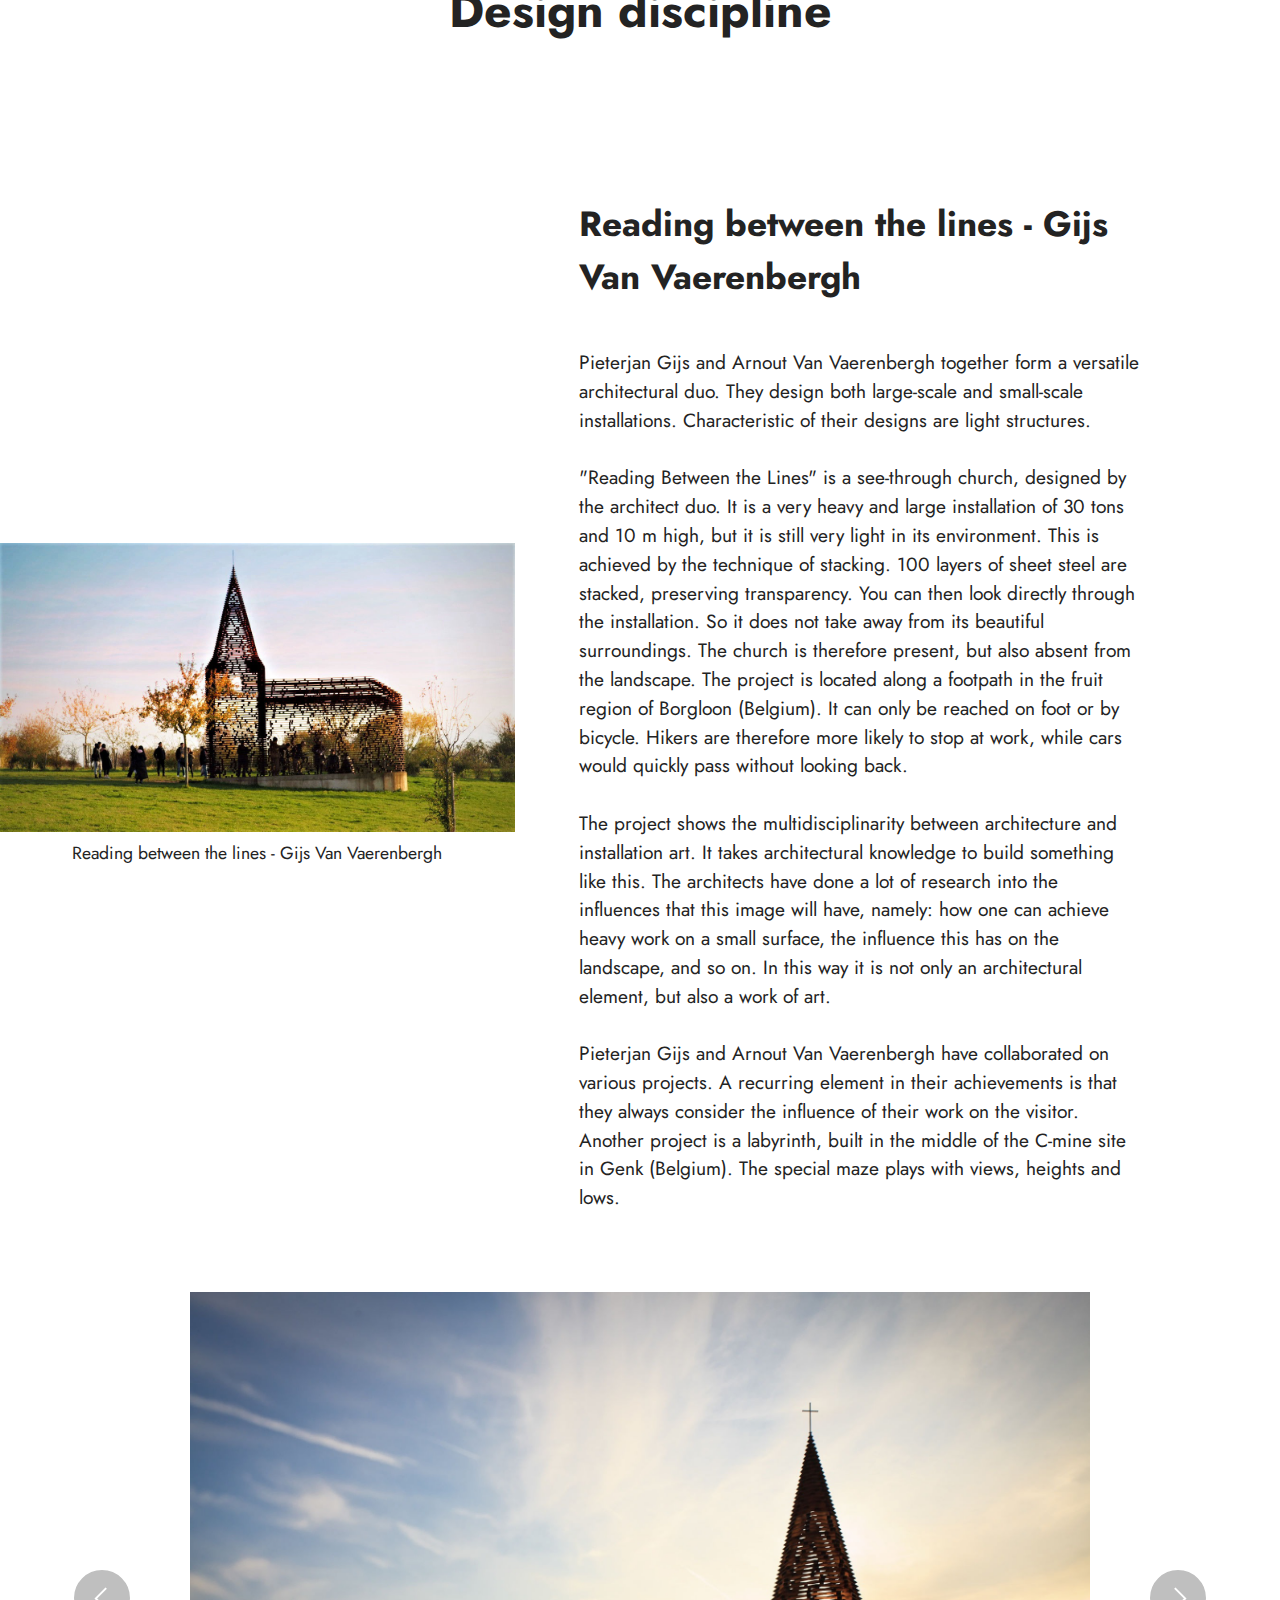
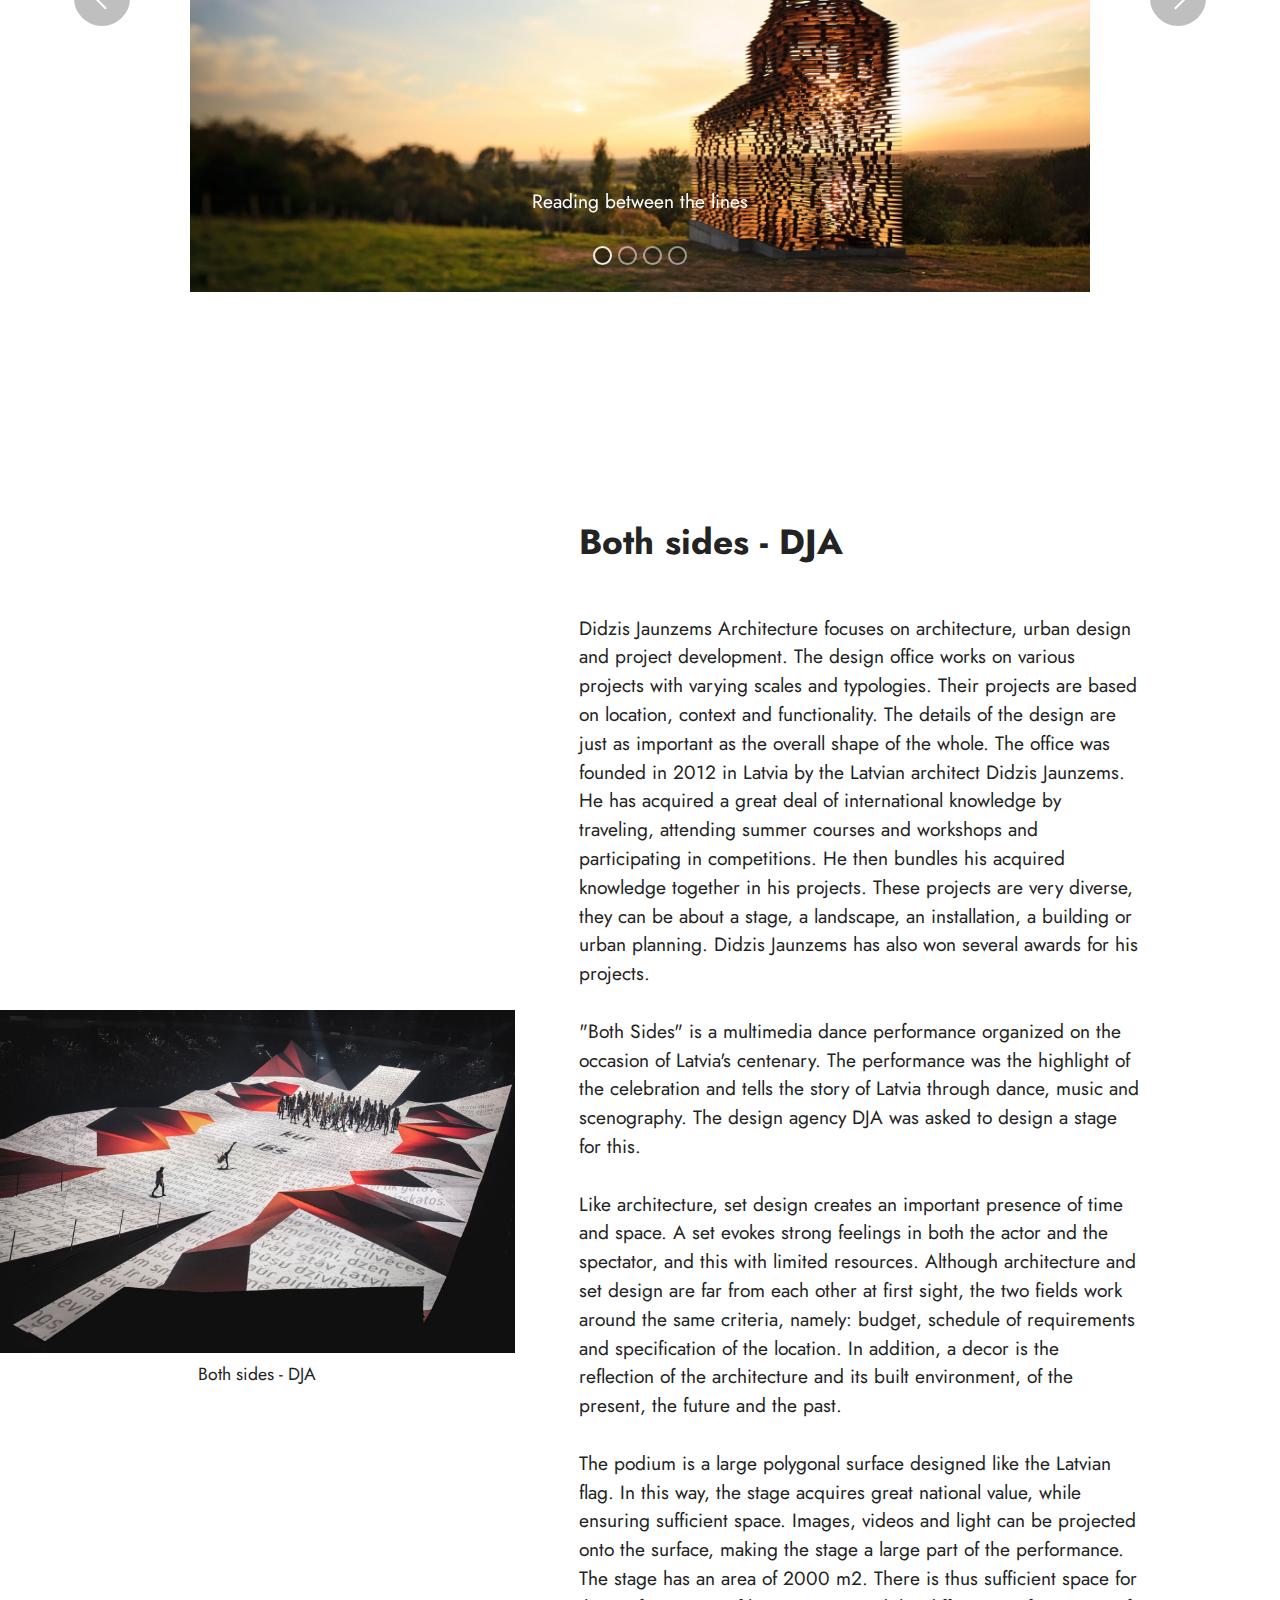
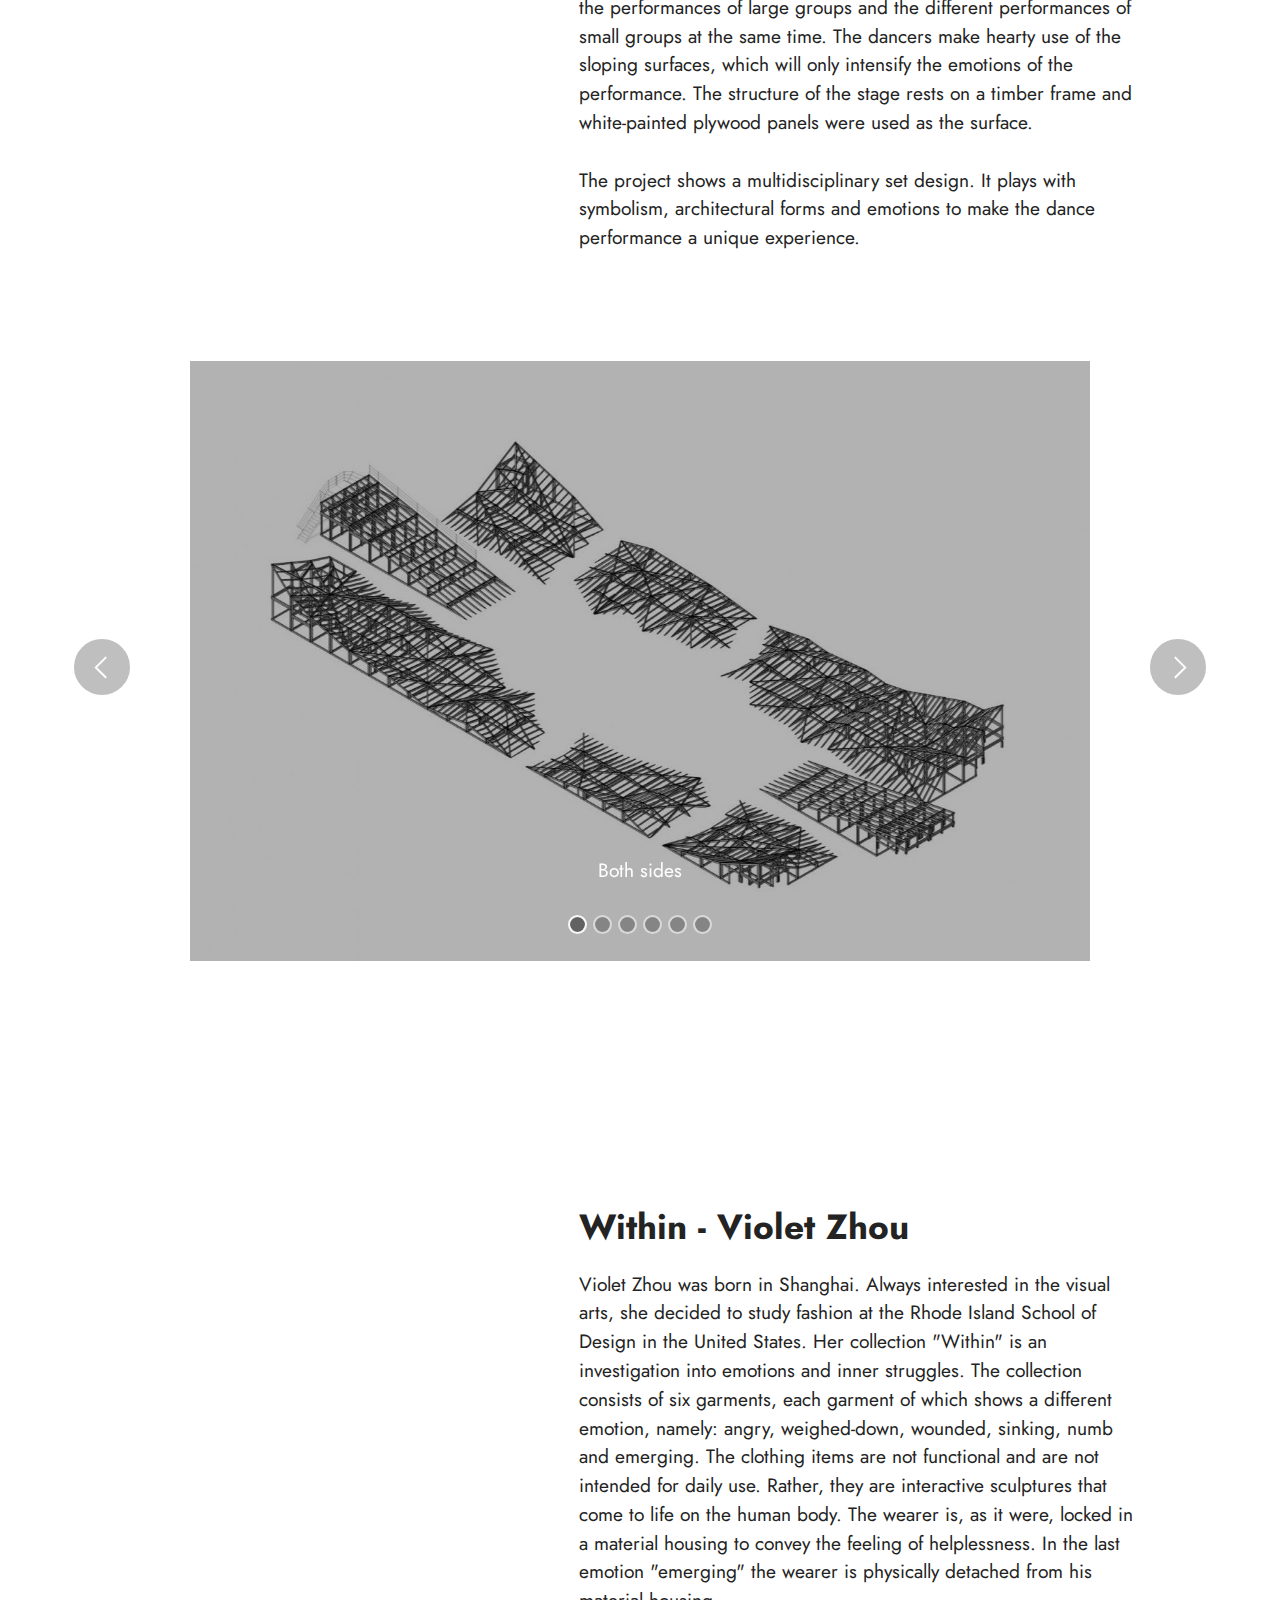
<file: page6.html>
<!DOCTYPE html>
<html  >
<head>
  <!-- Site made with Mobirise Website Builder v5.2.0, https://mobirise.com -->
  <meta charset="UTF-8">
  <meta http-equiv="X-UA-Compatible" content="IE=edge">
  <meta name="generator" content="Mobirise v5.2.0, mobirise.com">
  <meta name="viewport" content="width=device-width, initial-scale=1, minimum-scale=1">
  <link rel="shortcut icon" href="assets/images/middel-1-340x209.png" type="image/x-icon">
  <meta name="description" content="">
  
  
  <title>Inspiration</title>
  <link rel="stylesheet" href="assets/web/assets/mobirise-icons2/mobirise2.css">
  <link rel="stylesheet" href="assets/tether/tether.min.css">
  <link rel="stylesheet" href="assets/bootstrap/css/bootstrap.min.css">
  <link rel="stylesheet" href="assets/bootstrap/css/bootstrap-grid.min.css">
  <link rel="stylesheet" href="assets/bootstrap/css/bootstrap-reboot.min.css">
  <link rel="stylesheet" href="assets/dropdown/css/style.css">
  <link rel="stylesheet" href="assets/socicon/css/styles.css">
  <link rel="stylesheet" href="assets/theme/css/style.css">
  <link rel="preload" as="style" href="assets/mobirise/css/mbr-additional.css"><link rel="stylesheet" href="assets/mobirise/css/mbr-additional.css" type="text/css">
  
  
  
  
</head>
<body>
  
  <section class="menu menu2 cid-shwOyX2ZQx" once="menu" id="menu2-24">
    
    <nav class="navbar navbar-dropdown navbar-expand-lg">
        <div class="container-fluid">
            <div class="navbar-brand">
                <span class="navbar-logo">
                    <a href="index.html">
                        <img src="assets/images/middel-1-340x209.png" alt="Mobirise" style="height: 5.7rem;">
                    </a>
                </span>
                
            </div>
            <button class="navbar-toggler" type="button" data-toggle="collapse" data-target="#navbarSupportedContent" aria-controls="navbarNavAltMarkup" aria-expanded="false" aria-label="Toggle navigation">
                <div class="hamburger">
                    <span></span>
                    <span></span>
                    <span></span>
                    <span></span>
                </div>
            </button>
            <div class="collapse navbar-collapse" id="navbarSupportedContent">
                <ul class="navbar-nav nav-dropdown nav-right" data-app-modern-menu="true"><li class="nav-item"><a class="nav-link link text-white display-4" href="index.html" aria-expanded="false">Home</a></li><li class="nav-item dropdown"><a class="nav-link link dropdown-toggle text-white display-4" href="#" data-toggle="dropdown-submenu" aria-expanded="false">
                            Proces</a><div class="dropdown-menu"><a class="dropdown-item text-white text-primary display-4" href="page3.html">Brainstorm</a><a class="dropdown-item text-white text-primary display-4" href="page6.html">Inspiration</a><a class="dropdown-item text-white display-4" href="page7.html">First ideas</a><a class="dropdown-item text-white display-4" href="page8.html">Finalysing the idea<br></a></div></li>
                    <li class="nav-item"><a class="nav-link link text-white display-4" href="page1.html">Result</a></li>
                    <li class="nav-item dropdown"><a class="nav-link link dropdown-toggle text-white display-4" href="#" data-toggle="dropdown-submenu" aria-expanded="true">Contacts</a><div class="dropdown-menu"><a class="dropdown-item text-white display-4" href="index.html#team1-15">About us</a><a class="dropdown-item text-white display-4" href="index.html#contacts3-y" aria-expanded="false">Contact us</a><a class="dropdown-item text-white display-4" href="index.html#contacts3-y" aria-expanded="false">Where are we located</a><a class="dropdown-item text-white display-4" href="index.html#share3-z" aria-expanded="false">Follow our work</a></div>
                    </li></ul>
                
                
            </div>
        </div>
    </nav>
</section>

<section class="info3 cid-sj9oKvirrL mbr-parallax-background" id="info3-4g">

    

    
    <div class="container-fluid">
        <div class="row justify-content-center">
            <div class="card col-12 col-lg-10">
                <div class="card-wrapper">
                    <div class="card-box align-center">
                        
                        
                        
                    </div>
                </div>
            </div>
        </div>
    </div>
</section>

<section class="content4 cid-sits8FF214" id="content4-2x">
    
    
    <div class="container">
        <div class="row justify-content-center">
            <div class="title col-md-12 col-lg-10">
                <h3 class="mbr-section-title mbr-fonts-style align-center mb-4 display-2">
                    <strong>Art Discipline</strong></h3>
                
                
            </div>
        </div>
    </div>
</section>

<section class="image1 cid-sitsWKZJkN" id="image1-2y">
    

    

    <div>
        <div class="row align-items-center">
            <div class="col-12 col-lg-5">
                <div class="image-wrapper">
                    <img src="assets/images/1-1024x683.jpeg" alt="Mobirise">
                    <p class="mbr-description mbr-fonts-style pt-2 align-center display-4">Net Hasselt - Numen</p>
                </div>
            </div>
            <div class="col-12 col-lg-6">
                <div class="text-wrapper">
                    <h3 class="mbr-section-title mbr-fonts-style mb-3 display-5">
                        <strong>Net Hasselt - Numen</strong></h3>
                    <p class="mbr-text mbr-fonts-style display-7">The design group Numen creates installations all over the world. One of their works includes the net installation in Hasselt. This installation was exhibited between 02/07/2011 and 02/10/2011. The work consists of a construction of flexible nets that are placed in different layers. This creates a floating landscape in which visitors can climb and explore. The installation brings people of all ages together. Children can play in it, but also the elderly can experience the installation instead of just admiring it. The installation becomes a social sculpture in a playful way.
<br>
<br>Another of Numen's works is "Tuft Paris". This work is located in the basement of Palais de Tokyo in Paris. It was created in 2015 as a place where people can relax. The designers used sketches and models to investigate how materialization and light influence the atmosphere that the visitors would experience. They discovered that they could create a well-lit, yet intimate atmosphere by means of a large light source with a fabric barrier.
<br>
<br>Finally, a work that was located in Des Moines Art Center, designed by the world famous architect I. M. Pei. The work again shows a different use of materials. This time they worked with tape to create tunnels for people to crawl through. Because the tape is translucent people can be seen crawling just like you van see through the open net structure. This again creates a very playful feeling.
<br>
<br>Numen creates very impressive art installations that engage visitors by encouraging them to discover the installation. In this way they become more social sculptures. By working with a variety of materials, different compositions and atmospheres are created within the sculptures.<br>&nbsp;</p>
                </div>
            </div>
        </div>
    </div>
</section>

<section class="slider2 cid-sitEHFG8AS" id="slider2-37">
    

    
    <div class="container-fluid">
        <div class="row justify-content-center">
            <div class="col-12 col-md-10 col-lg-12">
                <div class="carousel slide" id="sjec2qNS5A" data-interval="5000">
                    
                    <ol class="carousel-indicators">
                        <li data-slide-to="0" class="active" data-target="#sjec2qNS5A"></li>
                        <li data-slide-to="1" data-target="#sjec2qNS5A"></li>
                        <li data-slide-to="2" data-target="#sjec2qNS5A"></li><li data-slide-to="3" data-target="#sjec2qNS5A"></li>
                    </ol>
                    <div class="carousel-inner">
                        
                        <div class="carousel-item slider-image item active">
                            <div class="item-wrapper">
                                <img class="d-block w-100" src="assets/images/2-1024x683.jpeg" data-slide-to="0">
                                <div class="carousel-caption d-none d-md-block">
                                    
                                    <p class="mbr-section-text mbr-fonts-style display-7">
                                        Tuft Paris</p>
                                </div>
                            </div>
                        </div><div class="carousel-item slider-image item">
                            <div class="item-wrapper">
                                <img class="d-block w-100" src="assets/images/3-1024x683.jpeg" data-slide-to="1">
                                <div class="carousel-caption d-none d-md-block">
                                    
                                    <p class="mbr-section-text mbr-fonts-style display-7">
                                        Tuft Paris</p>
                                </div>
                            </div>
                        </div>
                        <div class="carousel-item slider-image item">
                            <div class="item-wrapper">
                                <img class="d-block w-100" src="assets/images/4-1024x682.jpeg">
                                <div class="carousel-caption d-none d-md-block">
                                    
                                    <p class="mbr-section-text mbr-fonts-style display-7">
                                        Tape Des Moines</p>
                                </div>
                            </div>
                        </div><div class="carousel-item slider-image item">
                            <div class="item-wrapper">
                                <img class="d-block w-100" src="assets/images/5-1024x647.jpg">
                                <div class="carousel-caption d-none d-md-block">
                                    
                                    <p class="mbr-section-text mbr-fonts-style display-7">
                                        Tape Des Moines</p>
                                </div>
                            </div>
                        </div>
                    </div>
                    <a class="carousel-control carousel-control-prev" role="button" data-slide="prev" href="#sjec2qNS5A">
                        <span class="mobi-mbri mobi-mbri-arrow-prev" aria-hidden="true"></span>
                        <span class="sr-only">Previous</span>
                    </a>
                    <a class="carousel-control carousel-control-next" role="button" data-slide="next" href="#sjec2qNS5A">
                        <span class="mobi-mbri mobi-mbri-arrow-next" aria-hidden="true"></span>
                        <span class="sr-only">Next</span>
                    </a>
                </div>
            </div>
        </div>
    </div>
</section>

<section class="image1 cid-sitBwRMiNt" id="image1-32">
    

    

    <div>
        <div class="row align-items-center">
            <div class="col-12 col-lg-5">
                <div class="image-wrapper">
                    <img src="assets/images/8-1000x674.jpeg" alt="Mobirise">
                    <p class="mbr-description mbr-fonts-style pt-2 align-center display-4">Resonance - Samsung</p>
                </div>
            </div>
            <div class="col-12 col-lg-6">
                <div class="text-wrapper">
                    <h3 class="mbr-section-title mbr-fonts-style mb-3 display-5">
                        <strong>Resonance - Samsung</strong></h3>
                    <p class="mbr-text mbr-fonts-style display-7">Samsung Electronics presented the exhibition "Resonance" during the Design Week in Milan in 2019. The exhibition consists of several interactive installations that allow the visitor to create art themselves, making each individual part of the exhibition. The interaction is based on simple daily actions, such as moving, talking and breathing. These ordinary actions can change the installations in various ways and thus offer a special experience to every visitor. Samsung went out with the slogan: "Be Bold, Resonate with Soul". For example, Samsung wants to record the interaction between art and visitors and at the same time investigate the future of design. The latter ties in with Samsung's unending mission to deliver real value to people. 
<br>
<br>The Resonance exhibition consists of three zones, each with its own installations, namely: Empathy (empathy), Discovery (discovery) and Immersion (immersion).
<br>
<br>In the Empathy zone, the visitor is welcomed in a space filled with soft and colorful lights. The soft glow of different colors awakens the inner feelings of the visitor. Here it becomes clear that the exhibition is based on the individual senses.<br>The first zone leads to the second zone, "Discovery". Here, visitors are sent on the path of discovery by using eviction systems. This zone contains three different installations, named: "Dandelion", "Whirlwind" and "Aloft".<br>Every breath we take is part of the rhythm of life. Building on this idea, the first installation is created, called "Dandelion". This expands when you inhale and decreases when you exhale. The size of the expansion depends on how deep you breathe. This creates different structures of individual breaths that together create a work of art.<br>The voice is a way of expressing itself. In the second installation, "Whirlwind", the room is darkened and luminous strings run from the ceiling to the floor. These strings create waves with every sound they hear. In this way the visitor can create different light waves with his own voice. By experimenting with different volumes, the visitor projects his own existence into the darkness.<br>In the third installation "Aloft" the visitor can control thousands of balls by touching a pressure sensor. In this way, the slightest movement of the fingertips can lead to a dynamic play of the balls.
<br>
<br>In the Immersion zone, visitors walk through two different installations that keep changing with every movement they make.<br>The first installation, "Ripple", combines the senses of hearing and seeing. Falling raindrops create small waves of light that give off a mythical sound. These drops fall when the sensors detect movement. The visitor is fully embraced by the installation.<br>In a final phase, the visitors become completely one with an installation, called "Prism". They are confronted with themselves in a space filled with different colors, lights and shadows. The sound of the pebbles on which the visitor walks, a magical atmosphere created by mist and the soft movement of light come together to engulf the senses. The different light colors and the shadow of the visitor represent the origin of resonance and symbolize Samsung's human-centered design philosophy.<br><br><br></p>
                </div>
            </div>
        </div>
    </div>
</section>

<section class="slider2 cid-sitWQntCRH" id="slider2-3a">
    

    
    <div class="container-fluid">
        <div class="row justify-content-center">
            <div class="col-12 col-md-10 col-lg-12">
                <div class="carousel slide" id="sjec2rbsY4" data-interval="10000">
                    
                    <ol class="carousel-indicators">
                        <li data-slide-to="0" class="active" data-target="#sjec2rbsY4"></li>
                        <li data-slide-to="1" data-target="#sjec2rbsY4"></li>
                        <li data-slide-to="2" data-target="#sjec2rbsY4"></li><li data-slide-to="3" data-target="#sjec2rbsY4"></li><li data-slide-to="4" data-target="#sjec2rbsY4"></li><li data-slide-to="5" data-target="#sjec2rbsY4"></li><li data-slide-to="6" data-target="#sjec2rbsY4"></li>
                    </ol>
                    <div class="carousel-inner">
                        <div class="carousel-item slider-image item active">
                            <div class="item-wrapper">
                                <img class="d-block w-100" src="assets/images/2-1000x600.jpeg">
                                <div class="carousel-caption d-none d-md-block">
                                    
                                    <p class="mbr-section-text mbr-fonts-style display-7">
                                        Discovery zone</p>
                                </div>
                            </div>
                        </div>
                        <div class="carousel-item slider-image item">
                            <div class="item-wrapper">
                                <img class="d-block w-100" src="assets/images/3-1680x900.jpeg">
                                <div class="carousel-caption d-none d-md-block">
                                    
                                    <p class="mbr-section-text mbr-fonts-style display-7">
                                        Dandelion</p>
                                </div>
                            </div>
                        </div>
                        <div class="carousel-item slider-image item">
                            <div class="item-wrapper">
                                <img class="d-block w-100" src="assets/images/4-1680x900.jpeg">
                                <div class="carousel-caption d-none d-md-block">
                                    
                                    <p class="mbr-section-text mbr-fonts-style display-7">
                                        Whirlwind</p>
                                </div>
                            </div>
                        </div><div class="carousel-item slider-image item">
                            <div class="item-wrapper">
                                <img class="d-block w-100" src="assets/images/6-1680x2494.jpg">
                                <div class="carousel-caption d-none d-md-block">
                                    
                                    <p class="mbr-section-text mbr-fonts-style display-7">
                                        Aloft</p>
                                </div>
                            </div>
                        </div><div class="carousel-item slider-image item">
                            <div class="item-wrapper">
                                <img class="d-block w-100" src="assets/images/7-1680x900.jpg">
                                <div class="carousel-caption d-none d-md-block">
                                    
                                    <p class="mbr-section-text mbr-fonts-style display-7">Ripple</p>
                                </div>
                            </div>
                        </div><div class="carousel-item slider-image item">
                            <div class="item-wrapper">
                                <img class="d-block w-100" src="assets/images/9-1171x410.png">
                                <div class="carousel-caption d-none d-md-block">
                                    
                                    <p class="mbr-section-text mbr-fonts-style display-7">
                                        Prism</p>
                                </div>
                            </div>
                        </div><div class="carousel-item slider-image item">
                            <div class="item-wrapper">
                                <img class="d-block w-100" src="assets/images/10-1171x627.jpg">
                                <div class="carousel-caption d-none d-md-block">
                                    
                                    <p class="mbr-section-text mbr-fonts-style display-7">
                                        Resonance - Samsung<br></p>
                                </div>
                            </div>
                        </div>
                    </div>
                    <a class="carousel-control carousel-control-prev" role="button" data-slide="prev" href="#sjec2rbsY4">
                        <span class="mobi-mbri mobi-mbri-arrow-prev" aria-hidden="true"></span>
                        <span class="sr-only">Previous</span>
                    </a>
                    <a class="carousel-control carousel-control-next" role="button" data-slide="next" href="#sjec2rbsY4">
                        <span class="mobi-mbri mobi-mbri-arrow-next" aria-hidden="true"></span>
                        <span class="sr-only">Next</span>
                    </a>
                </div>
            </div>
        </div>
    </div>
</section>

<section class="image1 cid-sitKDYFtGz" id="image1-38">
    

    

    <div>
        <div class="row align-items-center">
            <div class="col-12 col-lg-5">
                <div class="image-wrapper">
                    <img src="assets/images/1-1548x1032.jpeg" alt="Mobirise">
                    <p class="mbr-description mbr-fonts-style pt-2 align-center display-4">
                    In the Faraway Past and in the Future - Ivana Frank</p>
                </div>
            </div>
            <div class="col-12 col-lg-6">
                <div class="text-wrapper">
                    <h3 class="mbr-section-title mbr-fonts-style mb-3 display-5">
                        <strong>In the Faraway Past and in the Future - Ivana Franke</strong></h3>
                    <p class="mbr-text mbr-fonts-style display-7"><br>Ivana Franke is an installation artist from Berlin. With her light studies she wants to create an interaction between consciousness and the environment. Light is therefore always prominent in her installations.
<br>
<br>"In the Faraway Past and In the Future" is a light installation. It consists of a large circular metal frame. This frame hangs under the dome ceiling of the Mati Ghar building in Delhi. It contains three layers of transparent monofilament mesh woven radially. On the ceiling is a small LED light that draws striking elliptical shapes on the monofilament structure.
<br>
<br>When the visitor enters the space, he is confronted with a constallation of thin lines above him. Gradually the lines get warmer and float in irregular patterns. The lines follow the individual movements of the visitor. The shape, size and position of the light are therefore related to the visitor. The image one gets can be compared to so-called "light echoes". This is a phenomenon that takes place in space and that reveals events from a distant past. The visitor can only predict what will happen. In this way, the installation invites observation and the realization that the visitor is part of a movement that continues from our interdependence.
<br>
<br>The installation was specifically designed for the dome of the Mati Ghar building. Originally this building was designed as a temporary exhibition space. The space's design incorporates a variety of time-related symbolisms, making Ivana Franke an interesting space for her installation in which time is also an important element.
<br>
<br>The visitor makes a certain contribution to the play of light because it follows its movements. The individual movements of the visitors thus lead to a collective image. This is an interactive installation that invites the visitor to discover and understand the installation.</p>
                </div>
            </div>
        </div>
    </div>
</section>

<section class="slider2 cid-sitKHcSIkY" id="slider2-39">
    

    
    <div class="container-fluid">
        <div class="row justify-content-center">
            <div class="col-12 col-md-10 col-lg-12">
                <div class="carousel slide" id="sjec2rCf2g" data-interval="5000">
                    
                    <ol class="carousel-indicators">
                        <li data-slide-to="0" class="active" data-target="#sjec2rCf2g"></li>
                        <li data-slide-to="1" data-target="#sjec2rCf2g"></li>
                        <li data-slide-to="2" data-target="#sjec2rCf2g"></li>
                    </ol>
                    <div class="carousel-inner">
                        <div class="carousel-item slider-image item active">
                            <div class="item-wrapper">
                                <img class="d-block w-100" src="assets/images/2-1900x1264.jpeg">
                                <div class="carousel-caption d-none d-md-block">
                                    
                                    <p class="mbr-section-text mbr-fonts-style display-7">
                                        In the Faraway Past and in the Future</p>
                                </div>
                            </div>
                        </div>
                        <div class="carousel-item slider-image item">
                            <div class="item-wrapper">
                                <img class="d-block w-100" src="assets/images/4-1900x1266.jpeg" data-slide-to="1">
                                <div class="carousel-caption d-none d-md-block">
                                    
                                    <p class="mbr-section-text mbr-fonts-style display-7">
                                        In the Faraway Past and in the Future</p>
                                </div>
                            </div>
                        </div><div class="carousel-item slider-image item">
                            <div class="item-wrapper">
                                <img class="d-block w-100" src="assets/images/33-899x1240.jpeg" data-slide-to="2">
                                <div class="carousel-caption d-none d-md-block">
                                    
                                    <p class="mbr-section-text mbr-fonts-style display-7">Setup of installation</p>
                                </div>
                            </div>
                        </div>
                        
                    </div>
                    <a class="carousel-control carousel-control-prev" role="button" data-slide="prev" href="#sjec2rCf2g">
                        <span class="mobi-mbri mobi-mbri-arrow-prev" aria-hidden="true"></span>
                        <span class="sr-only">Previous</span>
                    </a>
                    <a class="carousel-control carousel-control-next" role="button" data-slide="next" href="#sjec2rCf2g">
                        <span class="mobi-mbri mobi-mbri-arrow-next" aria-hidden="true"></span>
                        <span class="sr-only">Next</span>
                    </a>
                </div>
            </div>
        </div>
    </div>
</section>

<section class="image1 cid-siuaLlDDr7" id="image1-3b">
    

    

    <div>
        <div class="row align-items-center">
            <div class="col-12 col-lg-5">
                <div class="image-wrapper">
                    <img src="assets/images/1-1076x709.jpeg" alt="Mobirise">
                    <p class="mbr-description mbr-fonts-style pt-2 align-center display-4">
                    You - URS Fischer</p>
                </div>
            </div>
            <div class="col-12 col-lg-6">
                <div class="text-wrapper">
                    <h3 class="mbr-section-title mbr-fonts-style mb-3 display-5">
                        <strong>You - URS Fischer</strong></h3>
                    <p class="mbr-text mbr-fonts-style display-7">URS Fischer is a Swiss recording artist currently residing in New York. His work consists of different disciplines, such as installation art, sculpture and photography. Until now he has produced an enormous number of drawings, collages and gigantic installations.
<br>
<br>"You" is a 2007 art installation that depicts a destroyed gallery in New York. By removing the concrete floor until all that remains is sand and rubble, the installation displays an enormous contrast between a clean white gallery wall on the one hand and a vanished floor on the other. The visitor experiences a sense of surprise and danger, in combination with the realization that there was once a floor where there is now a void. The contrast between the white walls and the hollowed-out floor created heated debates.
<br>
<br>The result of the project gave room for interesting interpretations such as the following:
<br>"You made space tangible in a very simple, yet strange and expressionistic way. The chasm dominates your vision and takes over the room. As your vision regulates, it's time for your internal ear as you confirm that you are standing at floor level. More details will come into your focus as you survey everything from this unfamiliar roost. "- publicdelivery.org
<br>
<br>The gallery's 2.5m deep crater is approximately 11.6m by 9.1m and took ten days to build. According to New York Magazine, the operation would have cost around $ 250,000 and demolition hammers would have been used to remove the concrete floor. Excavators were ordered to remove the debris before finishing.
<br>
<br>In summary, the installation provides an impressive image that makes the visitor think.</p>
                </div>
            </div>
        </div>
    </div>
</section>

<section class="slider2 cid-siucas6qBw" id="slider2-3c">
    

    
    <div class="container-fluid">
        <div class="row justify-content-center">
            <div class="col-12 col-md-10 col-lg-12">
                <div class="carousel slide" id="sjec2s0wlm" data-interval="10000">
                    
                    <ol class="carousel-indicators">
                        <li data-slide-to="0" class="active" data-target="#sjec2s0wlm"></li>
                        <li data-slide-to="1" data-target="#sjec2s0wlm"></li>
                        <li data-slide-to="2" data-target="#sjec2s0wlm"></li>
                    </ol>
                    <div class="carousel-inner">
                        <div class="carousel-item slider-image item active">
                            <div class="item-wrapper">
                                <img class="d-block w-100" src="assets/images/2-1900x1370.png">
                                <div class="carousel-caption d-none d-md-block">
                                    
                                    <p class="mbr-section-text mbr-fonts-style display-7">
                                        You</p>
                                </div>
                            </div>
                        </div>
                        <div class="carousel-item slider-image item">
                            <div class="item-wrapper">
                                <img class="d-block w-100" src="assets/images/3-1900x1306.png">
                                <div class="carousel-caption d-none d-md-block">
                                    
                                    <p class="mbr-section-text mbr-fonts-style display-7">
                                        You</p>
                                </div>
                            </div>
                        </div>
                        <div class="carousel-item slider-image item">
                            <div class="item-wrapper">
                                <img class="d-block w-100" src="assets/images/4.webp">
                                <div class="carousel-caption d-none d-md-block">
                                    
                                    <p class="mbr-section-text mbr-fonts-style display-7">
                                        You</p>
                                </div>
                            </div>
                        </div>
                    </div>
                    <a class="carousel-control carousel-control-prev" role="button" data-slide="prev" href="#sjec2s0wlm">
                        <span class="mobi-mbri mobi-mbri-arrow-prev" aria-hidden="true"></span>
                        <span class="sr-only">Previous</span>
                    </a>
                    <a class="carousel-control carousel-control-next" role="button" data-slide="next" href="#sjec2s0wlm">
                        <span class="mobi-mbri mobi-mbri-arrow-next" aria-hidden="true"></span>
                        <span class="sr-only">Next</span>
                    </a>
                </div>
            </div>
        </div>
    </div>
</section>

<section class="image1 cid-siudszziuE" id="image1-3d">
    

    

    <div>
        <div class="row align-items-center">
            <div class="col-12 col-lg-5">
                <div class="image-wrapper">
                    <img src="assets/images/1-1483x1000.jpeg" alt="Mobirise">
                    <p class="mbr-description mbr-fonts-style pt-2 align-center display-4">
                    One and One makes Three - Michelangelo Pistoletto</p>
                </div>
            </div>
            <div class="col-12 col-lg-6">
                <div class="text-wrapper">
                    <h3 class="mbr-section-title mbr-fonts-style mb-3 display-5">
                        <strong>One and One makes Three - Michelangelo Pistoletto</strong></h3>
                    <p class="mbr-text mbr-fonts-style display-7">Michelangelo Pistoletto started exhibiting his work in 1955. In 1960 he held his first individual exhibition at Galatea Gallery in Turin. The research into self-portraits is characteristic of his early work. In the two years from 1961 to 1962, he created the first mirror painting, involving the viewer. These works soon made Pistoletto known. The mirror painting is therefore the basis of his later artistic works and theoretical ideas.
<br>
<br>The mirrors provide a picture of the world for Pistoletto. Breaking the mirror creates fragments that represent the particles of the universe, one for each person. By hanging them side by side and opposite each other on the wall, one tries to put the pieces together in thought. This stands for the formation of society and illustrates the artist's idea that `` the material for making art is not only the canvas, wood or marble, but society itself. '' You also feel the expression he creates in it. Work. The interaction he himself makes with the mirrors, smashing them, and coloring certain parts, creates a calming feeling and at the same time also a certain chaos.
<br>
<br>As part of the side event of the 57th Venice International Art Exhibition Biennale, the Continue Association presents Michelangelo Pistoletto's "One and One makes Three" exhibition in the Basilica di San Giorgio. Michelangelo Pistoletto is an important figure in the development of conceptual art and is the protagonist of the Arte Povera movement. The exhibition provides an overview of his career. The works on display include the most representative historical works of Pistoletto's activity. Each of these works contains its own story and its own continuity of time and space and allows no division or breakdown. It started with a series of self-portraits on a canvas when he was young, where the artist wanted to discover his own size and space. When he got to the mirror, it meant a search for his identity.
<br>
<br>Michelangelo discovers by himself what is different about him. The identity of the fixed image corresponds to the identity of another person. The virtual space of the mirror opens a door that introduces art into communication with life. In this way, the exhibition not only illustrates the origin of his work and the image as identification of time and space, but also leads to the latest works in which Michelangelo continues to work with the imagination in addition to the image.</p>
                </div>
            </div>
        </div>
    </div>
</section>

<section class="slider2 cid-siufzvgOpp" id="slider2-3e">
    

    
    <div class="container-fluid">
        <div class="row justify-content-center">
            <div class="col-12 col-md-10 col-lg-12">
                <div class="carousel slide" id="sjec2slgQj" data-interval="5000">
                    
                    <ol class="carousel-indicators">
                        <li data-slide-to="0" class="active" data-target="#sjec2slgQj"></li>
                        <li data-slide-to="1" data-target="#sjec2slgQj"></li>
                        <li data-slide-to="2" data-target="#sjec2slgQj"></li>
                    </ol>
                    <div class="carousel-inner">
                        
                        <div class="carousel-item slider-image item">
                            <div class="item-wrapper">
                                <img class="d-block w-100" src="assets/images/3-1280x1918.jpeg" data-slide-to="0">
                                <div class="carousel-caption d-none d-md-block">
                                    
                                    <p class="mbr-section-text mbr-fonts-style display-7">
                                        One and One makes Three</p>
                                </div>
                            </div>
                        </div><div class="carousel-item slider-image item active">
                            <div class="item-wrapper">
                                <img class="d-block w-100" src="assets/images/2-865x576.jpeg" data-slide-to="1">
                                <div class="carousel-caption d-none d-md-block">
                                    
                                    <p class="mbr-section-text mbr-fonts-style display-7">
                                        One and One makes Three</p>
                                </div>
                            </div>
                        </div>
                        <div class="carousel-item slider-image item">
                            <div class="item-wrapper">
                                <img class="d-block w-100" src="assets/images/4-1280x467.jpeg">
                                <div class="carousel-caption d-none d-md-block">
                                    
                                    <p class="mbr-section-text mbr-fonts-style display-7">
                                        One and One makes Three</p>
                                </div>
                            </div>
                        </div>
                    </div>
                    <a class="carousel-control carousel-control-prev" role="button" data-slide="prev" href="#sjec2slgQj">
                        <span class="mobi-mbri mobi-mbri-arrow-prev" aria-hidden="true"></span>
                        <span class="sr-only">Previous</span>
                    </a>
                    <a class="carousel-control carousel-control-next" role="button" data-slide="next" href="#sjec2slgQj">
                        <span class="mobi-mbri mobi-mbri-arrow-next" aria-hidden="true"></span>
                        <span class="sr-only">Next</span>
                    </a>
                </div>
            </div>
        </div>
    </div>
</section>

<section class="content4 cid-siuh1U3Cjn" id="content4-3f">
    
    
    <div class="container">
        <div class="row justify-content-center">
            <div class="title col-md-12 col-lg-10">
                <h3 class="mbr-section-title mbr-fonts-style align-center mb-4 display-2">
                    <strong>Design discipline</strong></h3>
                
                
            </div>
        </div>
    </div>
</section>

<section class="image1 cid-siuj3f4Tkm" id="image1-3g">
    

    

    <div>
        <div class="row align-items-center">
            <div class="col-12 col-lg-5">
                <div class="image-wrapper">
                    <img src="assets/images/1-1280x720.jpeg" alt="Mobirise">
                    <p class="mbr-description mbr-fonts-style pt-2 align-center display-4">
                    Reading between the lines - Gijs Van Vaerenbergh</p>
                </div>
            </div>
            <div class="col-12 col-lg-6">
                <div class="text-wrapper">
                    <h3 class="mbr-section-title mbr-fonts-style mb-3 display-5">
                        <strong>Reading between the lines - Gijs Van Vaerenbergh</strong></h3>
                    <p class="mbr-text mbr-fonts-style display-7"><br>Pieterjan Gijs and Arnout Van Vaerenbergh together form a versatile architectural duo. They design both large-scale and small-scale installations. Characteristic of their designs are light structures.
<br>
<br>"Reading Between the Lines" is a see-through church, designed by the architect duo. It is a very heavy and large installation of 30 tons and 10 m high, but it is still very light in its environment. This is achieved by the technique of stacking. 100 layers of sheet steel are stacked, preserving transparency. You can then look directly through the installation. So it does not take away from its beautiful surroundings. The church is therefore present, but also absent from the landscape. The project is located along a footpath in the fruit region of Borgloon (Belgium). It can only be reached on foot or by bicycle. Hikers are therefore more likely to stop at work, while cars would quickly pass without looking back.
<br>
<br>The project shows the multidisciplinarity between architecture and installation art. It takes architectural knowledge to build something like this. The architects have done a lot of research into the influences that this image will have, namely: how one can achieve heavy work on a small surface, the influence this has on the landscape, and so on. In this way it is not only an architectural element, but also a work of art.<br><br>Pieterjan Gijs and Arnout Van Vaerenbergh have collaborated on various projects. A recurring element in their achievements is that they always consider the influence of their work on the visitor. Another project is a labyrinth, built in the middle of the C-mine site in Genk (Belgium). The special maze plays with views, heights and lows.<br></p>
                </div>
            </div>
        </div>
    </div>
</section>

<section class="slider2 cid-sium6Nx1zk" id="slider2-3h">
    

    
    <div class="container-fluid">
        <div class="row justify-content-center">
            <div class="col-12 col-md-10 col-lg-12">
                <div class="carousel slide" id="sjec2sSda3" data-interval="10000">
                    
                    <ol class="carousel-indicators">
                        <li data-slide-to="0" class="active" data-target="#sjec2sSda3"></li>
                        <li data-slide-to="1" data-target="#sjec2sSda3"></li>
                        <li data-slide-to="2" data-target="#sjec2sSda3"></li><li data-slide-to="3" data-target="#sjec2sSda3"></li>
                    </ol>
                    <div class="carousel-inner">
                        <div class="carousel-item slider-image item active">
                            <div class="item-wrapper">
                                <img class="d-block w-100" src="assets/images/2-1900x1266.jpeg">
                                <div class="carousel-caption d-none d-md-block">
                                    
                                    <p class="mbr-section-text mbr-fonts-style display-7">
                                        Reading between the lines</p>
                                </div>
                            </div>
                        </div>
                        <div class="carousel-item slider-image item">
                            <div class="item-wrapper">
                                <img class="d-block w-100" src="assets/images/3-714x1071.jpeg">
                                <div class="carousel-caption d-none d-md-block">
                                    
                                    <p class="mbr-section-text mbr-fonts-style display-7">
                                        Reading between the lines</p>
                                </div>
                            </div>
                        </div>
                        <div class="carousel-item slider-image item">
                            <div class="item-wrapper">
                                <img class="d-block w-100" src="assets/images/6-756x1008.jpeg">
                                <div class="carousel-caption d-none d-md-block">
                                    
                                    <p class="mbr-section-text mbr-fonts-style display-7">Labyrinth</p>
                                </div>
                            </div>
                        </div><div class="carousel-item slider-image item">
                            <div class="item-wrapper">
                                <img class="d-block w-100" src="assets/images/4-512x349.jpg">
                                <div class="carousel-caption d-none d-md-block">
                                    
                                    <p class="mbr-section-text mbr-fonts-style display-7">
                                        Labyrinth</p>
                                </div>
                            </div>
                        </div>
                    </div>
                    <a class="carousel-control carousel-control-prev" role="button" data-slide="prev" href="#sjec2sSda3">
                        <span class="mobi-mbri mobi-mbri-arrow-prev" aria-hidden="true"></span>
                        <span class="sr-only">Previous</span>
                    </a>
                    <a class="carousel-control carousel-control-next" role="button" data-slide="next" href="#sjec2sSda3">
                        <span class="mobi-mbri mobi-mbri-arrow-next" aria-hidden="true"></span>
                        <span class="sr-only">Next</span>
                    </a>
                </div>
            </div>
        </div>
    </div>
</section>

<section class="image1 cid-siurQStsBQ" id="image1-3i">
    

    

    <div>
        <div class="row align-items-center">
            <div class="col-12 col-lg-5">
                <div class="image-wrapper">
                    <img src="assets/images/5-1548x1032.jpeg" alt="Mobirise">
                    <p class="mbr-description mbr-fonts-style pt-2 align-center display-4">
                    Both sides - DJA</p>
                </div>
            </div>
            <div class="col-12 col-lg-6">
                <div class="text-wrapper">
                    <h3 class="mbr-section-title mbr-fonts-style mb-3 display-5">
                        <strong>Both sides - DJA</strong></h3>
                    <p class="mbr-text mbr-fonts-style display-7"><br>Didzis Jaunzems Architecture focuses on architecture, urban design and project development. The design office works on various projects with varying scales and typologies. Their projects are based on location, context and functionality. The details of the design are just as important as the overall shape of the whole. The office was founded in 2012 in Latvia by the Latvian architect Didzis Jaunzems. He has acquired a great deal of international knowledge by traveling, attending summer courses and workshops and participating in competitions. He then bundles his acquired knowledge together in his projects. These projects are very diverse, they can be about a stage, a landscape, an installation, a building or urban planning. Didzis Jaunzems has also won several awards for his projects.
<br>
<br>"Both Sides" is a multimedia dance performance organized on the occasion of Latvia's centenary. The performance was the highlight of the celebration and tells the story of Latvia through dance, music and scenography. The design agency DJA was asked to design a stage for this.
<br>
<br>Like architecture, set design creates an important presence of time and space. A set evokes strong feelings in both the actor and the spectator, and this with limited resources. Although architecture and set design are far from each other at first sight, the two fields work around the same criteria, namely: budget, schedule of requirements and specification of the location. In addition, a decor is the reflection of the architecture and its built environment, of the present, the future and the past.<br><br>The podium is a large polygonal surface designed like the Latvian flag. In this way, the stage acquires great national value, while ensuring sufficient space. Images, videos and light can be projected onto the surface, making the stage a large part of the performance. The stage has an area of ​​2000 m2. There is thus sufficient space for the performances of large groups and the different performances of small groups at the same time. The dancers make hearty use of the sloping surfaces, which will only intensify the emotions of the performance. The structure of the stage rests on a timber frame and white-painted plywood panels were used as the surface.
<br>
<br>The project shows a multidisciplinary set design. It plays with symbolism, architectural forms and emotions to make the dance performance a unique experience.<br><br></p>
                </div>
            </div>
        </div>
    </div>
</section>

<section class="slider2 cid-siuvkMVhFN" id="slider2-3k">
    

    
    <div class="container-fluid">
        <div class="row justify-content-center">
            <div class="col-12 col-md-10 col-lg-12">
                <div class="carousel slide" id="sjec2thWXk" data-interval="10000">
                    
                    <ol class="carousel-indicators">
                        <li data-slide-to="0" class="active" data-target="#sjec2thWXk"></li>
                        <li data-slide-to="1" data-target="#sjec2thWXk"></li>
                        <li data-slide-to="2" data-target="#sjec2thWXk"></li><li data-slide-to="3" data-target="#sjec2thWXk"></li><li data-slide-to="4" data-target="#sjec2thWXk"></li><li data-slide-to="5" data-target="#sjec2thWXk"></li>
                    </ol>
                    <div class="carousel-inner">
                        <div class="carousel-item slider-image item active">
                            <div class="item-wrapper">
                                <img class="d-block w-100" src="assets/images/8-1649x1100.jpeg">
                                <div class="carousel-caption d-none d-md-block">
                                    
                                    <p class="mbr-section-text mbr-fonts-style display-7">Both sides</p>
                                </div>
                            </div>
                        </div>
                        <div class="carousel-item slider-image item">
                            <div class="item-wrapper">
                                <img class="d-block w-100" src="assets/images/9-1649x1100.jpeg">
                                <div class="carousel-caption d-none d-md-block">
                                    
                                    <p class="mbr-section-text mbr-fonts-style display-7">
                                        Both sides</p>
                                </div>
                            </div>
                        </div>
                        <div class="carousel-item slider-image item">
                            <div class="item-wrapper">
                                <img class="d-block w-100" src="assets/images/3-1650x1100.jpeg">
                                <div class="carousel-caption d-none d-md-block">
                                    
                                    <p class="mbr-section-text mbr-fonts-style display-7">
                                        Both sides</p>
                                </div>
                            </div>
                        </div><div class="carousel-item slider-image item">
                            <div class="item-wrapper">
                                <img class="d-block w-100" src="assets/images/10-1000x667.jpeg">
                                <div class="carousel-caption d-none d-md-block">
                                    
                                    <p class="mbr-section-text mbr-fonts-style display-7">
                                        Both sides</p>
                                </div>
                            </div>
                        </div><div class="carousel-item slider-image item">
                            <div class="item-wrapper">
                                <img class="d-block w-100" src="assets/images/6-1000x667.jpg">
                                <div class="carousel-caption d-none d-md-block">
                                    
                                    <p class="mbr-section-text mbr-fonts-style display-7">
                                        Both sides</p>
                                </div>
                            </div>
                        </div><div class="carousel-item slider-image item">
                            <div class="item-wrapper">
                                <img class="d-block w-100" src="assets/images/7-1000x667.jpg">
                                <div class="carousel-caption d-none d-md-block">
                                    
                                    <p class="mbr-section-text mbr-fonts-style display-7">
                                        Both sides</p>
                                </div>
                            </div>
                        </div>
                    </div>
                    <a class="carousel-control carousel-control-prev" role="button" data-slide="prev" href="#sjec2thWXk">
                        <span class="mobi-mbri mobi-mbri-arrow-prev" aria-hidden="true"></span>
                        <span class="sr-only">Previous</span>
                    </a>
                    <a class="carousel-control carousel-control-next" role="button" data-slide="next" href="#sjec2thWXk">
                        <span class="mobi-mbri mobi-mbri-arrow-next" aria-hidden="true"></span>
                        <span class="sr-only">Next</span>
                    </a>
                </div>
            </div>
        </div>
    </div>
</section>

<section class="image1 cid-siuMgUqnYq" id="image1-3l">
    

    

    <div>
        <div class="row align-items-center">
            <div class="col-12 col-lg-5">
                <div class="image-wrapper">
                    <img src="assets/images/1-angry-895x1222.jpeg" alt="Mobirise">
                    <p class="mbr-description mbr-fonts-style pt-2 align-center display-4">Angry</p>
                </div>
            </div>
            <div class="col-12 col-lg-6">
                <div class="text-wrapper">
                    <h3 class="mbr-section-title mbr-fonts-style mb-3 display-5">
                        <strong>Within - Violet Zhou</strong></h3>
                    <p class="mbr-text mbr-fonts-style display-7">Violet Zhou was born in Shanghai. Always interested in the visual arts, she decided to study fashion at the Rhode Island School of Design in the United States. Her collection "Within" is an investigation into emotions and inner struggles. The collection consists of six garments, each garment of which shows a different emotion, namely: angry, weighed-down, wounded, sinking, numb and emerging. The clothing items are not functional and are not intended for daily use. Rather, they are interactive sculptures that come to life on the human body. The wearer is, as it were, locked in a material housing to convey the feeling of helplessness. In the last emotion "emerging" the wearer is physically detached from his material housing.
<br>
<br>By working with mainly transparent fabrics, Violet Zhou creates a tension between visibility and inaccessibility. We work with gauze, chiffon and organza. A stiff polyester organdy and the material sinamay ensure that the fabrics stay straight and come to life. One can faintly see through the fabrics, but one will never know what it really feels like for the wearer entering the housing. This increases the distance between the outside world and the wearer.<br><br>The first emotion "angry" is depicted by pins directed towards the wearer. Expressing anger can cause harm to others, but the person himself is often hurt the most. Violet Zhou sees anger as a sharp emotion. This emotion can be explosive, but Zhou would rather portray that the person is trying to stop their anger. The emotion is thus suppressed.
Then one moves to "weighed-down", where a human figure hangs on one side of the carrier. This fabric figure represents "the other self within", namely an invisible weight that pulls down the wearer and thus makes it heavier.
The third enclosure symbolizes the emotion "wounded". For this Violet Zhou wanted to create physical and emotional wounds, which she could achieve by adding red organza to a skin-colored base. The locations of the wounds were deliberately chosen based on the designer's own experiences of physical and emotional pain.
Then follows the emotion "sinking". The slow drifting down creates Zhou with the help of a light fabric that mimics this movement. This gives the wearer an oppressive feeling.
"Sinking" changes to "numb". Violet Zhou emphasizes hands and their ability to communicate the feeling of stress or fear to others. Two red sculptures are attached to the wearer's head to bring out an anxious feeling.
Finally, the collection ends with the emotion "emerging". The wearer physically emerges from his material housing, revealing the person's skin for the first time. This creates a confident image.
<br>
<br>We can conclude that the collection "Within" goes beyond the boundaries of fashion. The architectural and sculptural forms that Violet Zhou designed go beyond the functional and take on profound meaning.<br></p>
                </div>
            </div>
        </div>
    </div>
</section>

<section class="slider2 cid-siuPDrzyl5" id="slider2-3n">
    

    
    <div class="container-fluid">
        <div class="row justify-content-center">
            <div class="col-12 col-md-10 col-lg-12">
                <div class="carousel slide" id="sjec2tI3w9" data-interval="10000">
                    
                    <ol class="carousel-indicators">
                        <li data-slide-to="0" class="active" data-target="#sjec2tI3w9"></li>
                        <li data-slide-to="1" data-target="#sjec2tI3w9"></li>
                        <li data-slide-to="2" data-target="#sjec2tI3w9"></li><li data-slide-to="3" data-target="#sjec2tI3w9"></li><li data-slide-to="4" data-target="#sjec2tI3w9"></li>
                    </ol>
                    <div class="carousel-inner">
                        <div class="carousel-item slider-image item active">
                            <div class="item-wrapper">
                                <img class="d-block w-100" src="assets/images/2-weighed-down-531x1310.jpeg">
                                <div class="carousel-caption d-none d-md-block">
                                    
                                    <p class="mbr-section-text mbr-fonts-style display-7">Weighed-down</p>
                                </div>
                            </div>
                        </div>
                        <div class="carousel-item slider-image item">
                            <div class="item-wrapper">
                                <img class="d-block w-100" src="assets/images/3-wounded-859x1298.jpeg">
                                <div class="carousel-caption d-none d-md-block">
                                    
                                    <p class="mbr-section-text mbr-fonts-style display-7">
                                        Wounded</p>
                                </div>
                            </div>
                        </div>
                        <div class="carousel-item slider-image item">
                            <div class="item-wrapper">
                                <img class="d-block w-100" src="assets/images/4-sinking-967x1462.jpeg">
                                <div class="carousel-caption d-none d-md-block">
                                    
                                    <p class="mbr-section-text mbr-fonts-style display-7">
                                        Sinking</p>
                                </div>
                            </div>
                        </div><div class="carousel-item slider-image item">
                            <div class="item-wrapper">
                                <img class="d-block w-100" src="assets/images/5-numb-599x904.jpg">
                                <div class="carousel-caption d-none d-md-block">
                                    
                                    <p class="mbr-section-text mbr-fonts-style display-7">
                                        Numb</p>
                                </div>
                            </div>
                        </div><div class="carousel-item slider-image item">
                            <div class="item-wrapper">
                                <img class="d-block w-100" src="assets/images/6-emerging-469x1238.jpg">
                                <div class="carousel-caption d-none d-md-block">
                                    
                                    <p class="mbr-section-text mbr-fonts-style display-7">
                                        Emerging</p>
                                </div>
                            </div>
                        </div>
                    </div>
                    <a class="carousel-control carousel-control-prev" role="button" data-slide="prev" href="#sjec2tI3w9">
                        <span class="mobi-mbri mobi-mbri-arrow-prev" aria-hidden="true"></span>
                        <span class="sr-only">Previous</span>
                    </a>
                    <a class="carousel-control carousel-control-next" role="button" data-slide="next" href="#sjec2tI3w9">
                        <span class="mobi-mbri mobi-mbri-arrow-next" aria-hidden="true"></span>
                        <span class="sr-only">Next</span>
                    </a>
                </div>
            </div>
        </div>
    </div>
</section>

<section class="image1 cid-siuQnRbkv5" id="image1-3o">
    

    

    <div>
        <div class="row align-items-center">
            <div class="col-12 col-lg-5">
                <div class="image-wrapper">
                    <img src="assets/images/musk-da-vinci-386x416.jpeg" alt="Mobirise">
                    <p class="mbr-description mbr-fonts-style pt-2 align-center display-4">
                    Elon Musk / Leonardo Da Vinci</p>
                </div>
            </div>
            <div class="col-12 col-lg-6">
                <div class="text-wrapper">
                    <h3 class="mbr-section-title mbr-fonts-style mb-3 display-5">
                        <strong>Elon Musk / Leonardo Da Vinci</strong></h3>
                    <p class="mbr-text mbr-fonts-style display-7">Two multidisciplinary individuals are Elon Musk and Leonardo Da Vinci. Both are very influential in the history of humanity. The contrast between the two provides an interesting view of multidisciplinarity in the different eras.
<br>
<br>Leonardo Da Vinci is a 15th century man known as an architect, inventor, engineer, philosopher, physicist, chemist, anatomist, sculptor and painter. He was employed in a lot of niches. Many people therefore considered him a genius and homo universalis. He lived in the Florentine Republic, what is now considered Florence in Italy. His most famous works are "The Mona Lisa", "The Last Supper", "The Vitruvian Man", "The Lady with an Ermine" and "The Flying Machine".
<br>
<br>Elon Musk is a man of the present. Born in South Africa, he is now a Canadian-American entrepreneur, known for co-founding Paypal, founding Tesla and founding Space X. He is currently CEO and chief designer of Space X and general manager, director and product architect of Tesla. Until the takeover by
<br>Tesla, he was also chairman of SolarCity. At these companies, he has greatly raised the bar for progress in the areas of the environment, space and design.
<br>
<br>The fascinating aspect of the contrast between the two is that they both have tried to make their vision a reality as far as they can / could. Even if it was not yet possible in the era in which they live, they still provide an impetus to broader thinking. Da Vinci has had a major impact on the notion that we as humans could potentially move around by air, while Musk plays with the idea that Earth should not be our only home base.</p>
                </div>
            </div>
        </div>
    </div>
</section>

<section class="slider2 cid-siuV0QH9Pw" id="slider2-3p">
    

    
    <div class="container-fluid">
        <div class="row justify-content-center">
            <div class="col-12 col-md-10 col-lg-12">
                <div class="carousel slide" id="sjec2u8H18" data-interval="10000">
                    
                    <ol class="carousel-indicators">
                        <li data-slide-to="0" class="active" data-target="#sjec2u8H18"></li>
                        <li data-slide-to="1" data-target="#sjec2u8H18"></li>
                        <li data-slide-to="2" data-target="#sjec2u8H18"></li><li data-slide-to="3" data-target="#sjec2u8H18"></li>
                    </ol>
                    <div class="carousel-inner">
                        <div class="carousel-item slider-image item active">
                            <div class="item-wrapper">
                                <img class="d-block w-100" src="assets/images/flying-machine-900x393.jpeg">
                                <div class="carousel-caption d-none d-md-block">
                                    
                                    <p class="mbr-section-text mbr-fonts-style display-7">
                                        The flying machine</p>
                                </div>
                            </div>
                        </div>
                        <div class="carousel-item slider-image item">
                            <div class="item-wrapper">
                                <img class="d-block w-100" src="assets/images/laatste-avondmaal-1024x560.jpeg">
                                <div class="carousel-caption d-none d-md-block">
                                    
                                    <p class="mbr-section-text mbr-fonts-style display-7">Het laatste avondmaal</p>
                                </div>
                            </div>
                        </div>
                        <div class="carousel-item slider-image item">
                            <div class="item-wrapper">
                                <img class="d-block w-100" src="assets/images/space-x-1600x900.jpeg">
                                <div class="carousel-caption d-none d-md-block">
                                    
                                    <p class="mbr-section-text mbr-fonts-style display-7">
                                        Space-x</p>
                                </div>
                            </div>
                        </div><div class="carousel-item slider-image item">
                            <div class="item-wrapper">
                                <img class="d-block w-100" src="assets/images/tesla-cybertruck-1240x620.jpg">
                                <div class="carousel-caption d-none d-md-block">
                                    
                                    <p class="mbr-section-text mbr-fonts-style display-7">
                                        Cybertruck Tesla</p>
                                </div>
                            </div>
                        </div>
                    </div>
                    <a class="carousel-control carousel-control-prev" role="button" data-slide="prev" href="#sjec2u8H18">
                        <span class="mobi-mbri mobi-mbri-arrow-prev" aria-hidden="true"></span>
                        <span class="sr-only">Previous</span>
                    </a>
                    <a class="carousel-control carousel-control-next" role="button" data-slide="next" href="#sjec2u8H18">
                        <span class="mobi-mbri mobi-mbri-arrow-next" aria-hidden="true"></span>
                        <span class="sr-only">Next</span>
                    </a>
                </div>
            </div>
        </div>
    </div>
</section>

<section class="image1 cid-siuVMsO0aw" id="image1-3q">
    

    

    <div>
        <div class="row align-items-center">
            <div class="col-12 col-lg-5">
                <div class="image-wrapper">
                    <img src="assets/images/1-1-936x472.jpeg" alt="Mobirise">
                    <p class="mbr-description mbr-fonts-style pt-2 align-center display-4">
                    Villa Savoye - Le Corbusier</p>
                </div>
            </div>
            <div class="col-12 col-lg-6">
                <div class="text-wrapper">
                    <h3 class="mbr-section-title mbr-fonts-style mb-3 display-5">
                        <strong>Villa Savoye - Le Corbusier</strong></h3>
                    <p class="mbr-text mbr-fonts-style display-7"><br>Over the decades, Le Corbusier developed his modern architectural theory. In 1920 he founded the magazine "L'Esprit Nouveau". Many of his articles published therein were eventually included in his "Vers une Architecture" published in 1923. This book is based on science, technology and reason. The reason is that modern machines can create highly accurate objects, which is different from the ideal Platonic shape that the ancient Greeks appreciated.
Le Corbusier believes that beauty is not only in the latest technology, but also in old works. Many images he describes have visual similarities and express his pursuit of modern perfection in an all-sided form.
<br>
<br>In the 1920s, Le Corbusier designed a number of houses with which to further develop his ideas. The system required pilots to lift the building off the ground and circulate the air underground. Characteristic are the roof terraces where one can sit and enjoy nature and a plan that offers the possibility to divide the interior in different ways. Furthermore, use is made of a free facade with band windows that on the one hand let in light, but on the other hand also ensure unity and structure in the facade.
<br>
<br>"A ramp provides gradual ascent from the pilotis, creating totally different sensations than those felt when climbing stairs. A staircase separates one floor from another: a ramp links them together. "- Le Corbusier
<br>
<br>Villa Savoye adopts these principles and provides many concepts that are expressed in "Vers une Architecture". The walls on the first floor are made of reinforced concrete, recessed and painted green to give the villa the appearance of floating on a thin line. The bright white outer wall and ribbon window have a very smooth and flat quality. The contrast between the sharp corners of the plane and the dynamics of the interior creates an atmosphere in the house.
<br>
<br>Villa Savoye can be seen as the perfection of Le Corbusier's building system. The basic geometry emphasizes its concept of type and shape. It balances movements and proportions and connects the building with classical ideals. At the same time, the simplicity and use of concrete ensures that the artworks fall nicely into place and can be admired on their own.
<br>
<br>Villa Savoye represents Le Corbusier who is rethinking the essence of architecture and trying to express eternal classicism in the language of architectural modernism. This is what multidisciplinarity stands for, namely the different techniques and the innovative thoughts he has to realize the work and design.</p>
                </div>
            </div>
        </div>
    </div>
</section>

<section class="slider2 cid-siuXxWhXLJ" id="slider2-3r">
    

    
    <div class="container-fluid">
        <div class="row justify-content-center">
            <div class="col-12 col-md-10 col-lg-12">
                <div class="carousel slide" id="sjec2uyoBN" data-interval="5000">
                    
                    <ol class="carousel-indicators">
                        <li data-slide-to="0" class="active" data-target="#sjec2uyoBN"></li>
                        <li data-slide-to="1" data-target="#sjec2uyoBN"></li>
                        <li data-slide-to="2" data-target="#sjec2uyoBN"></li><li data-slide-to="3" data-target="#sjec2uyoBN"></li><li data-slide-to="4" data-target="#sjec2uyoBN"></li>
                    </ol>
                    <div class="carousel-inner">
                        <div class="carousel-item slider-image item active">
                            <div class="item-wrapper">
                                <img class="d-block w-100" src="assets/images/2-936x1047.jpeg">
                                <div class="carousel-caption d-none d-md-block">
                                    
                                    <p class="mbr-section-text mbr-fonts-style display-7">
                                        Villa Savoye</p>
                                </div>
                            </div>
                        </div>
                        <div class="carousel-item slider-image item">
                            <div class="item-wrapper">
                                <img class="d-block w-100" src="assets/images/3-936x1404.jpeg">
                                <div class="carousel-caption d-none d-md-block">
                                    
                                    <p class="mbr-section-text mbr-fonts-style display-7">
                                        Villa Savoye</p>
                                </div>
                            </div>
                        </div>
                        <div class="carousel-item slider-image item">
                            <div class="item-wrapper">
                                <img class="d-block w-100" src="assets/images/4-936x702.jpg" data-slide-to="2">
                                <div class="carousel-caption d-none d-md-block">
                                    
                                    <p class="mbr-section-text mbr-fonts-style display-7">
                                        Villa Savoye</p>
                                </div>
                            </div>
                        </div><div class="carousel-item slider-image item">
                            <div class="item-wrapper">
                                <img class="d-block w-100" src="assets/images/7-936x527.jpeg" data-slide-to="3" alt="">
                                <div class="carousel-caption d-none d-md-block">
                                    
                                    <p class="mbr-section-text mbr-fonts-style display-7">
                                        Villa Savoye</p>
                                </div>
                            </div>
                        </div><div class="carousel-item slider-image item">
                            <div class="item-wrapper">
                                <img class="d-block w-100" src="assets/images/6-936x669.jpg" data-slide-to="3">
                                <div class="carousel-caption d-none d-md-block">
                                    
                                    <p class="mbr-section-text mbr-fonts-style display-7">
                                        Villa Savoye</p>
                                </div>
                            </div>
                        </div>
                    </div>
                    <a class="carousel-control carousel-control-prev" role="button" data-slide="prev" href="#sjec2uyoBN">
                        <span class="mobi-mbri mobi-mbri-arrow-prev" aria-hidden="true"></span>
                        <span class="sr-only">Previous</span>
                    </a>
                    <a class="carousel-control carousel-control-next" role="button" data-slide="next" href="#sjec2uyoBN">
                        <span class="mobi-mbri mobi-mbri-arrow-next" aria-hidden="true"></span>
                        <span class="sr-only">Next</span>
                    </a>
                </div>
            </div>
        </div>
    </div>
</section>

<section class="footer3 cid-shwOyWI8mc" once="footers" id="footer3-23">

    

    

    <div class="container">
        <div class="media-container-row align-center mbr-white">
            <div class="row row-links">
                <ul class="foot-menu">
                    
                    
                    
                    
                    
                <li class="foot-menu-item mbr-fonts-style display-7"><a href="index.html#team1-15" class="text-white">About us</a></li><li class="foot-menu-item mbr-fonts-style display-7"><a href="index.html#contacts3-y" class="text-white">Contact us</a></li><li class="foot-menu-item mbr-fonts-style display-7">Where we are located</li></ul>
            </div>
            <div class="row social-row">
                <div class="social-list align-right pb-2">
                    
                    
                    
                    
                    
                    
                <div class="soc-item">
                        <a href="https://www.facebook.com/Afdruk.indruk" target="_blank">
                            <span class="mbr-iconfont mbr-iconfont-social socicon-facebook socicon"></span>
                        </a>
                    </div><div class="soc-item">
                        <a href="https://www.instagram.com/afdruk_indruk/" target="_blank">
                            <span class="mbr-iconfont mbr-iconfont-social socicon-instagram socicon"></span>
                        </a>
                    </div></div>
            </div>
            <div class="row row-copirayt">
                <p class="mbr-text mb-0 mbr-fonts-style mbr-white align-center display-7">&nbsp;© Copyright 2020 UA20grp9&nbsp;</p>
            </div>
        </div>
    </div>
</section><section style="background-color: #fff; font-family: -apple-system, BlinkMacSystemFont, 'Segoe UI', 'Roboto', 'Helvetica Neue', Arial, sans-serif; color:#aaa; font-size:12px; padding: 0; align-items: center; display: flex;"><a href="https://mobirise.site/z" style="flex: 1 1; height: 3rem; padding-left: 1rem;"></a><p style="flex: 0 0 auto; margin:0; padding-right:1rem;">Built with <a href="https://mobirise.site/b" style="color:#aaa;">Mobirise</a> site template</p></section><script src="assets/web/assets/jquery/jquery.min.js"></script>  <script src="assets/popper/popper.min.js"></script>  <script src="assets/tether/tether.min.js"></script>  <script src="assets/bootstrap/js/bootstrap.min.js"></script>  <script src="assets/smoothscroll/smooth-scroll.js"></script>  <script src="assets/dropdown/js/nav-dropdown.js"></script>  <script src="assets/dropdown/js/navbar-dropdown.js"></script>  <script src="assets/touchswipe/jquery.touch-swipe.min.js"></script>  <script src="assets/parallax/jarallax.min.js"></script>  <script src="assets/theme/js/script.js"></script>  
  
  
</body>
</html>
</file>
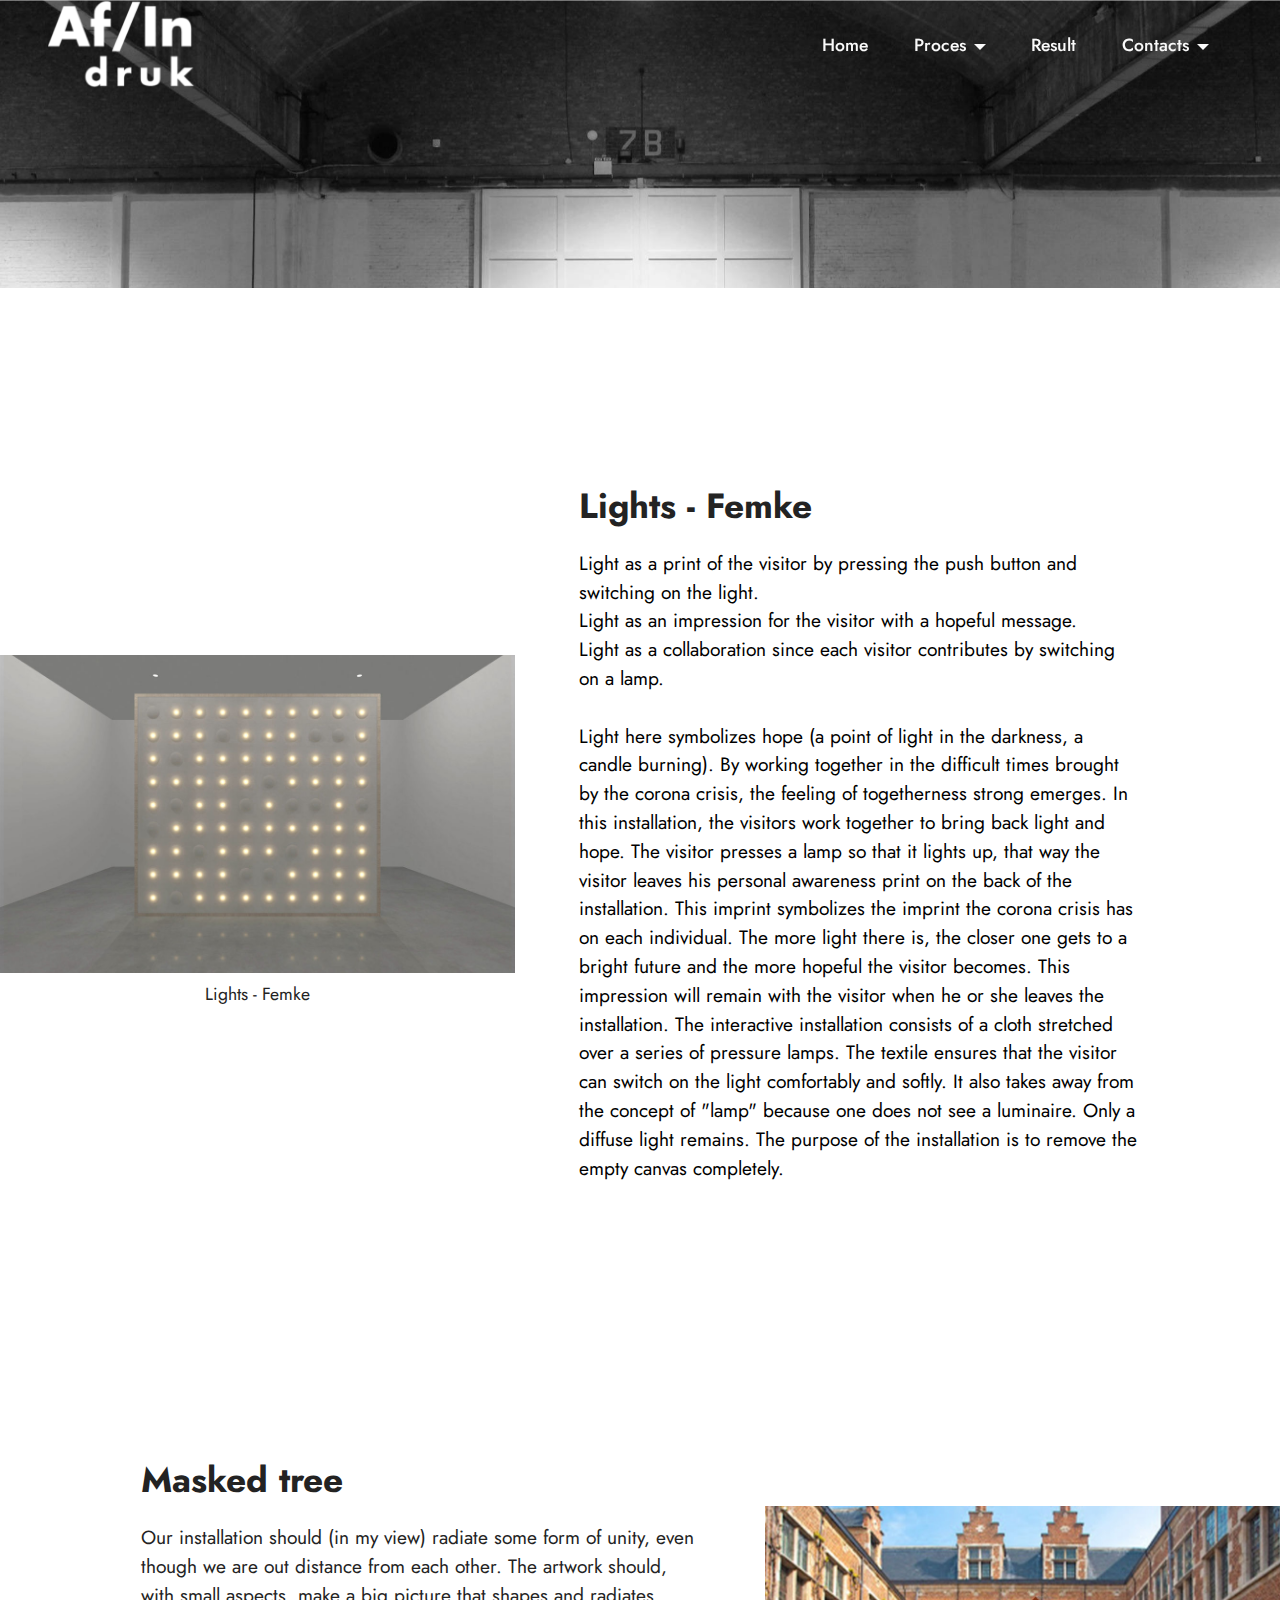
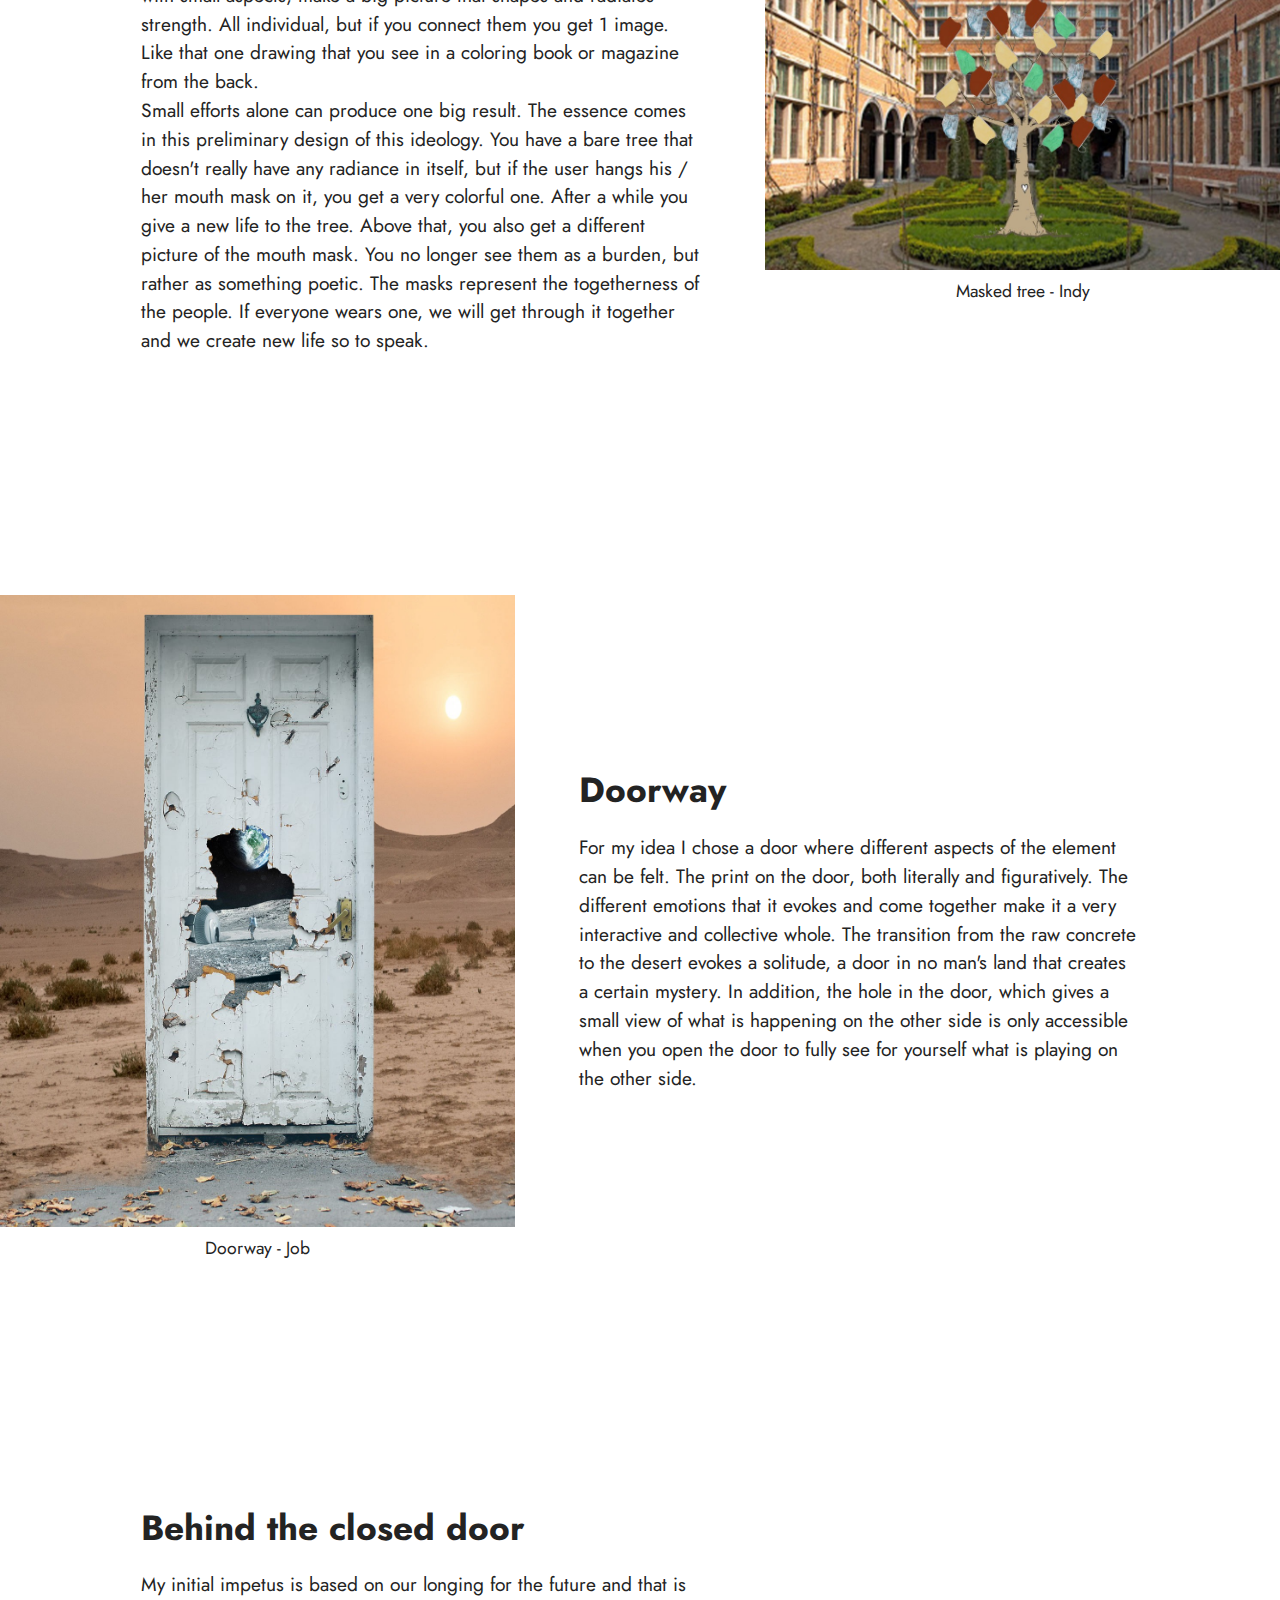
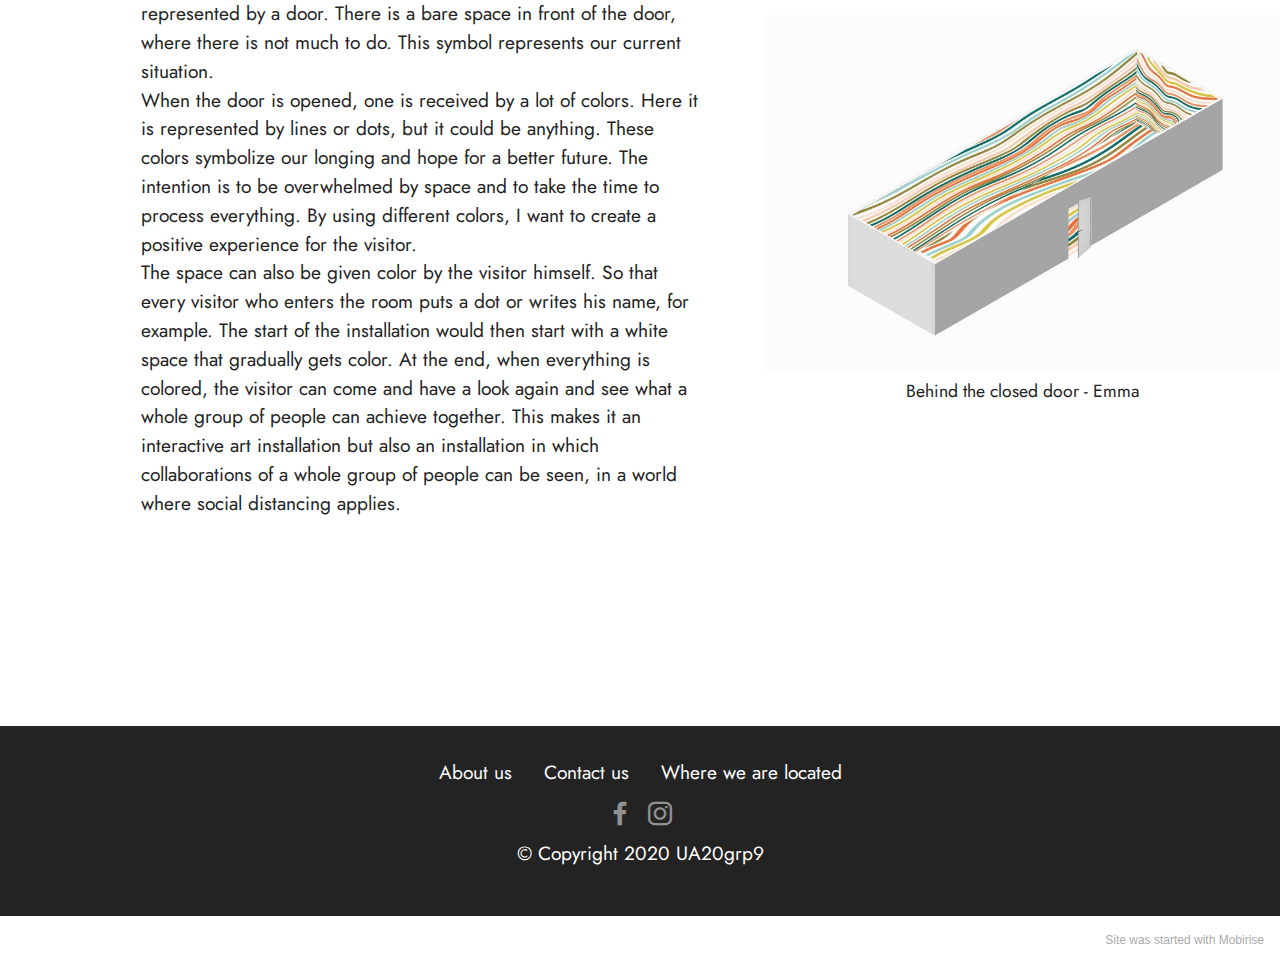
<file: page7.html>
<!DOCTYPE html>
<html  >
<head>
  <!-- Site made with Mobirise Website Builder v5.2.0, https://mobirise.com -->
  <meta charset="UTF-8">
  <meta http-equiv="X-UA-Compatible" content="IE=edge">
  <meta name="generator" content="Mobirise v5.2.0, mobirise.com">
  <meta name="viewport" content="width=device-width, initial-scale=1, minimum-scale=1">
  <link rel="shortcut icon" href="assets/images/middel-1-340x209.png" type="image/x-icon">
  <meta name="description" content="">
  
  
  <title>First ideas</title>
  <link rel="stylesheet" href="assets/web/assets/mobirise-icons2/mobirise2.css">
  <link rel="stylesheet" href="assets/tether/tether.min.css">
  <link rel="stylesheet" href="assets/bootstrap/css/bootstrap.min.css">
  <link rel="stylesheet" href="assets/bootstrap/css/bootstrap-grid.min.css">
  <link rel="stylesheet" href="assets/bootstrap/css/bootstrap-reboot.min.css">
  <link rel="stylesheet" href="assets/dropdown/css/style.css">
  <link rel="stylesheet" href="assets/socicon/css/styles.css">
  <link rel="stylesheet" href="assets/theme/css/style.css">
  <link rel="preload" as="style" href="assets/mobirise/css/mbr-additional.css"><link rel="stylesheet" href="assets/mobirise/css/mbr-additional.css" type="text/css">
  
  
  
  
</head>
<body>
  
  <section class="menu menu2 cid-shwLE6riYA" once="menu" id="menu2-26">
    
    <nav class="navbar navbar-dropdown navbar-expand-lg">
        <div class="container-fluid">
            <div class="navbar-brand">
                <span class="navbar-logo">
                    <a href="index.html">
                        <img src="assets/images/middel-1-340x209.png" alt="Mobirise" style="height: 5.7rem;">
                    </a>
                </span>
                
            </div>
            <button class="navbar-toggler" type="button" data-toggle="collapse" data-target="#navbarSupportedContent" aria-controls="navbarNavAltMarkup" aria-expanded="false" aria-label="Toggle navigation">
                <div class="hamburger">
                    <span></span>
                    <span></span>
                    <span></span>
                    <span></span>
                </div>
            </button>
            <div class="collapse navbar-collapse" id="navbarSupportedContent">
                <ul class="navbar-nav nav-dropdown nav-right" data-app-modern-menu="true"><li class="nav-item"><a class="nav-link link text-white display-4" href="index.html" aria-expanded="false">Home</a></li><li class="nav-item dropdown"><a class="nav-link link dropdown-toggle text-white display-4" href="#" data-toggle="dropdown-submenu" aria-expanded="false">
                            Proces</a><div class="dropdown-menu"><a class="dropdown-item text-white text-primary display-4" href="page3.html">Brainstorm</a><a class="dropdown-item text-white text-primary display-4" href="page6.html">Inspiration</a><a class="dropdown-item text-white display-4" href="page7.html">First ideas</a><a class="dropdown-item text-white display-4" href="page8.html">Finalysing the idea<br></a></div></li>
                    <li class="nav-item"><a class="nav-link link text-white display-4" href="page1.html">Result</a></li>
                    <li class="nav-item dropdown"><a class="nav-link link dropdown-toggle text-white display-4" href="#" data-toggle="dropdown-submenu" aria-expanded="true">Contacts</a><div class="dropdown-menu"><a class="dropdown-item text-white display-4" href="index.html#team1-15">About us</a><a class="dropdown-item text-white display-4" href="index.html#contacts3-y" aria-expanded="false">Contact us</a><a class="dropdown-item text-white display-4" href="index.html#contacts3-y" aria-expanded="false">Where are we located</a><a class="dropdown-item text-white display-4" href="index.html#share3-z" aria-expanded="false">Follow our work</a></div>
                    </li></ul>
                
                
            </div>
        </div>
    </nav>
</section>

<section class="info3 cid-siza0wxS98 mbr-parallax-background" id="info3-3y">

    

    
    <div class="container-fluid">
        <div class="row justify-content-center">
            <div class="card col-12 col-lg-10">
                <div class="card-wrapper">
                    <div class="card-box align-center">
                        
                        
                        
                    </div>
                </div>
            </div>
        </div>
    </div>
</section>

<section class="image1 cid-sj8kvVolN1" id="image1-4c">
    

    

    <div>
        <div class="row align-items-center">
            <div class="col-12 col-lg-5">
                <div class="image-wrapper">
                    <img src="assets/images/femke-render-1076x665.jpg" alt="Mobirise">
                    <p class="mbr-description mbr-fonts-style pt-2 align-center display-4">
                    Lights - Femke</p>
                </div>
            </div>
            <div class="col-12 col-lg-6">
                <div class="text-wrapper">
                    <h3 class="mbr-section-title mbr-fonts-style mb-3 display-5">
                        <strong>Lights - Femke</strong></h3>
                    <p class="mbr-text mbr-fonts-style display-7">Light as a print of the visitor by pressing the push button and switching on the light.&nbsp;<br>Light as an impression for the visitor with a hopeful message.<br>Light as a collaboration since each visitor contributes by switching on a lamp.<br><br>Light here symbolizes hope (a point of light in the darkness, a candle burning). By working together&nbsp;in the difficult times brought by the corona crisis, the feeling of togetherness
strong emerges. In this installation, the visitors work together to bring back light and hope. The visitor presses a lamp so that it lights up, that way the visitor leaves his personal awareness
print on the back of the installation. This imprint symbolizes the imprint the corona crisis has on each individual. The more light there is, the closer one gets to a bright future and the more hopeful the visitor becomes. This impression will remain with the visitor when he or she leaves the installation.
The interactive installation consists of a cloth stretched over a series of pressure lamps. The textile ensures that the visitor can switch on the light comfortably and softly. It also takes away from the concept of "lamp"
because one does not see a luminaire. Only a diffuse light remains. The purpose of the installation is to remove the
empty canvas completely.</p>
                </div>
            </div>
        </div>
    </div>
</section>

<section class="image2 cid-sj8kwnALY6" id="image2-4d">
    

    

    <div>
        <div class="row align-items-center">
            <div class="col-12 col-lg-5">
                <div class="image-wrapper">
                    <img src="assets/images/indy-beeld-1-1076x761.jpeg" alt="Mobirise">
                    <p class="mbr-description mbr-fonts-style mt-2 align-center display-4">
                        Masked tree - Indy</p>
                </div>
            </div>
            <div class="col-12 col-lg-6">
                <div class="text-wrapper">
                    <h3 class="mbr-section-title mbr-fonts-style mb-3 display-5">
                        <strong>Masked tree</strong></h3>
                    <p class="mbr-text mbr-fonts-style display-7">Our installation should (in my view) radiate some form of unity, even though we are out
distance from each other. The artwork should, with small aspects, make a big picture that shapes and radiates strength. All individual, but if you connect them you get 1 image. Like that one
drawing that you see in a coloring book or magazine from the back.
<br>Small efforts alone can produce one big result. The essence comes in this preliminary design
of this ideology. You have a bare tree that doesn't really have any radiance in itself,
but if the user hangs his / her mouth mask on it, you get a very colorful one. After a while&nbsp;you give a new life to the tree. Above that, you also get a different picture of the mouth mask. You no longer see them as a burden, but rather as something poetic. The masks
represent the togetherness of the people. If everyone wears one, we will get through it together
and we create new life so to speak.</p>
                </div>
            </div>
        </div>
    </div>
</section>

<section class="image1 cid-sj8kwHty0q" id="image1-4e">
    

    

    <div>
        <div class="row align-items-center">
            <div class="col-12 col-lg-5">
                <div class="image-wrapper">
                    <img src="assets/images/job-beeld-1200x1800.jpeg" alt="Mobirise">
                    <p class="mbr-description mbr-fonts-style pt-2 align-center display-4">
                    Doorway - Job</p>
                </div>
            </div>
            <div class="col-12 col-lg-6">
                <div class="text-wrapper">
                    <h3 class="mbr-section-title mbr-fonts-style mb-3 display-5">
                        <strong>Doorway</strong></h3>
                    <p class="mbr-text mbr-fonts-style display-7">For my idea I chose a door where different aspects of the element can be felt. The print on the door, both literally and figuratively. The different emotions that it evokes and come together make it a very interactive and collective whole. The transition from the raw concrete to the desert evokes a solitude, a door in no man's land that creates a certain mystery. In addition, the hole in the door, which gives a small view of what is happening on the other side&nbsp;is only accessible when you open the door to fully see for yourself what is playing on the other side.</p>
                </div>
            </div>
        </div>
    </div>
</section>

<section class="image2 cid-sj8kwZSxBG" id="image2-4f">
    

    

    <div>
        <div class="row align-items-center">
            <div class="col-12 col-lg-5">
                <div class="image-wrapper">
                    <img src="assets/images/emma-beeld-51-1076x604.jpeg" alt="Mobirise">
                    <p class="mbr-description mbr-fonts-style mt-2 align-center display-4">Behind the closed door - Emma</p>
                </div>
            </div>
            <div class="col-12 col-lg-6">
                <div class="text-wrapper">
                    <h3 class="mbr-section-title mbr-fonts-style mb-3 display-5">
                        <strong>Behind the closed door</strong></h3>
                    <p class="mbr-text mbr-fonts-style display-7">My initial impetus is based on our longing for the future and that is represented by a door. There is a bare space in front of the door, where there is not much to do. This symbol represents our current situation.<br>When the door is opened, one is received by a lot of colors. Here it is represented by lines or dots, but it could be anything. These colors symbolize our longing and hope for a better future. The intention is to be overwhelmed by space and to take the time to process everything. By using different colors, I want to create a positive experience for the visitor.
<br>The space can also be given color by the visitor himself. So that every visitor who enters the room puts a dot or writes his name, for example. The start of the installation would then start with a white space that gradually gets color. At the end, when everything is colored, the visitor can come and have a look again and see what a whole group of people can achieve together. This makes it an interactive art installation but also an installation in which collaborations of a whole group of people can be seen, in a world where social distancing applies.</p>
                </div>
            </div>
        </div>
    </div>
</section>

<section class="footer3 cid-sh4cC7wdd4" once="footers" id="footer3-25">

    

    

    <div class="container">
        <div class="media-container-row align-center mbr-white">
            <div class="row row-links">
                <ul class="foot-menu">
                    
                    
                    
                    
                    
                <li class="foot-menu-item mbr-fonts-style display-7"><a href="index.html#team1-15" class="text-white">About us</a></li><li class="foot-menu-item mbr-fonts-style display-7"><a href="index.html#contacts3-y" class="text-white">Contact us</a></li><li class="foot-menu-item mbr-fonts-style display-7">Where we are located</li></ul>
            </div>
            <div class="row social-row">
                <div class="social-list align-right pb-2">
                    
                    
                    
                    
                    
                    
                <div class="soc-item">
                        <a href="https://www.facebook.com/Afdruk.indruk" target="_blank">
                            <span class="mbr-iconfont mbr-iconfont-social socicon-facebook socicon"></span>
                        </a>
                    </div><div class="soc-item">
                        <a href="https://www.instagram.com/afdruk_indruk/" target="_blank">
                            <span class="mbr-iconfont mbr-iconfont-social socicon-instagram socicon"></span>
                        </a>
                    </div></div>
            </div>
            <div class="row row-copirayt">
                <p class="mbr-text mb-0 mbr-fonts-style mbr-white align-center display-7">&nbsp;© Copyright 2020 UA20grp9&nbsp;</p>
            </div>
        </div>
    </div>
</section><section style="background-color: #fff; font-family: -apple-system, BlinkMacSystemFont, 'Segoe UI', 'Roboto', 'Helvetica Neue', Arial, sans-serif; color:#aaa; font-size:12px; padding: 0; align-items: center; display: flex;"><a href="https://mobirise.site/m" style="flex: 1 1; height: 3rem; padding-left: 1rem;"></a><p style="flex: 0 0 auto; margin:0; padding-right:1rem;">Site <a href="https://mobirise.site/f" style="color:#aaa;">was started</a> with Mobirise</p></section><script src="assets/web/assets/jquery/jquery.min.js"></script>  <script src="assets/popper/popper.min.js"></script>  <script src="assets/tether/tether.min.js"></script>  <script src="assets/bootstrap/js/bootstrap.min.js"></script>  <script src="assets/smoothscroll/smooth-scroll.js"></script>  <script src="assets/parallax/jarallax.min.js"></script>  <script src="assets/dropdown/js/nav-dropdown.js"></script>  <script src="assets/dropdown/js/navbar-dropdown.js"></script>  <script src="assets/touchswipe/jquery.touch-swipe.min.js"></script>  <script src="assets/theme/js/script.js"></script>  
  
  
</body>
</html>
</file>
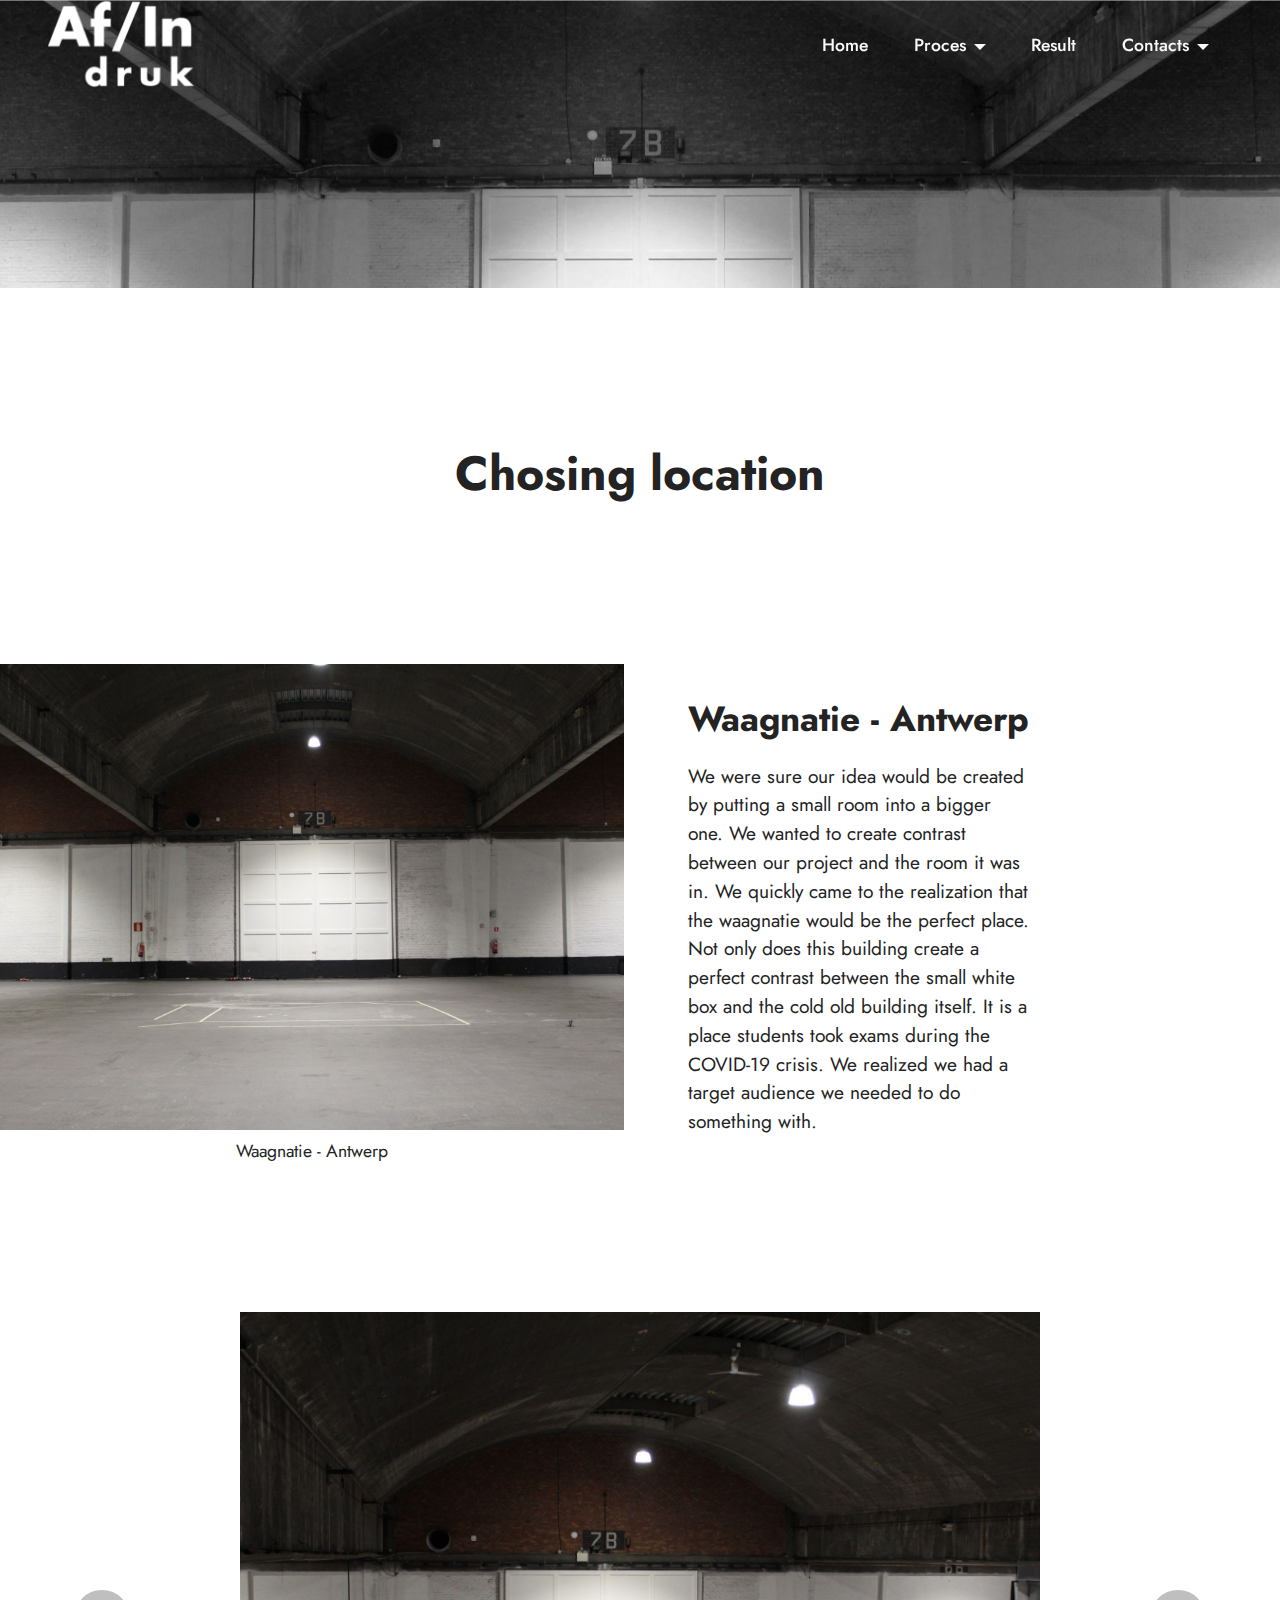
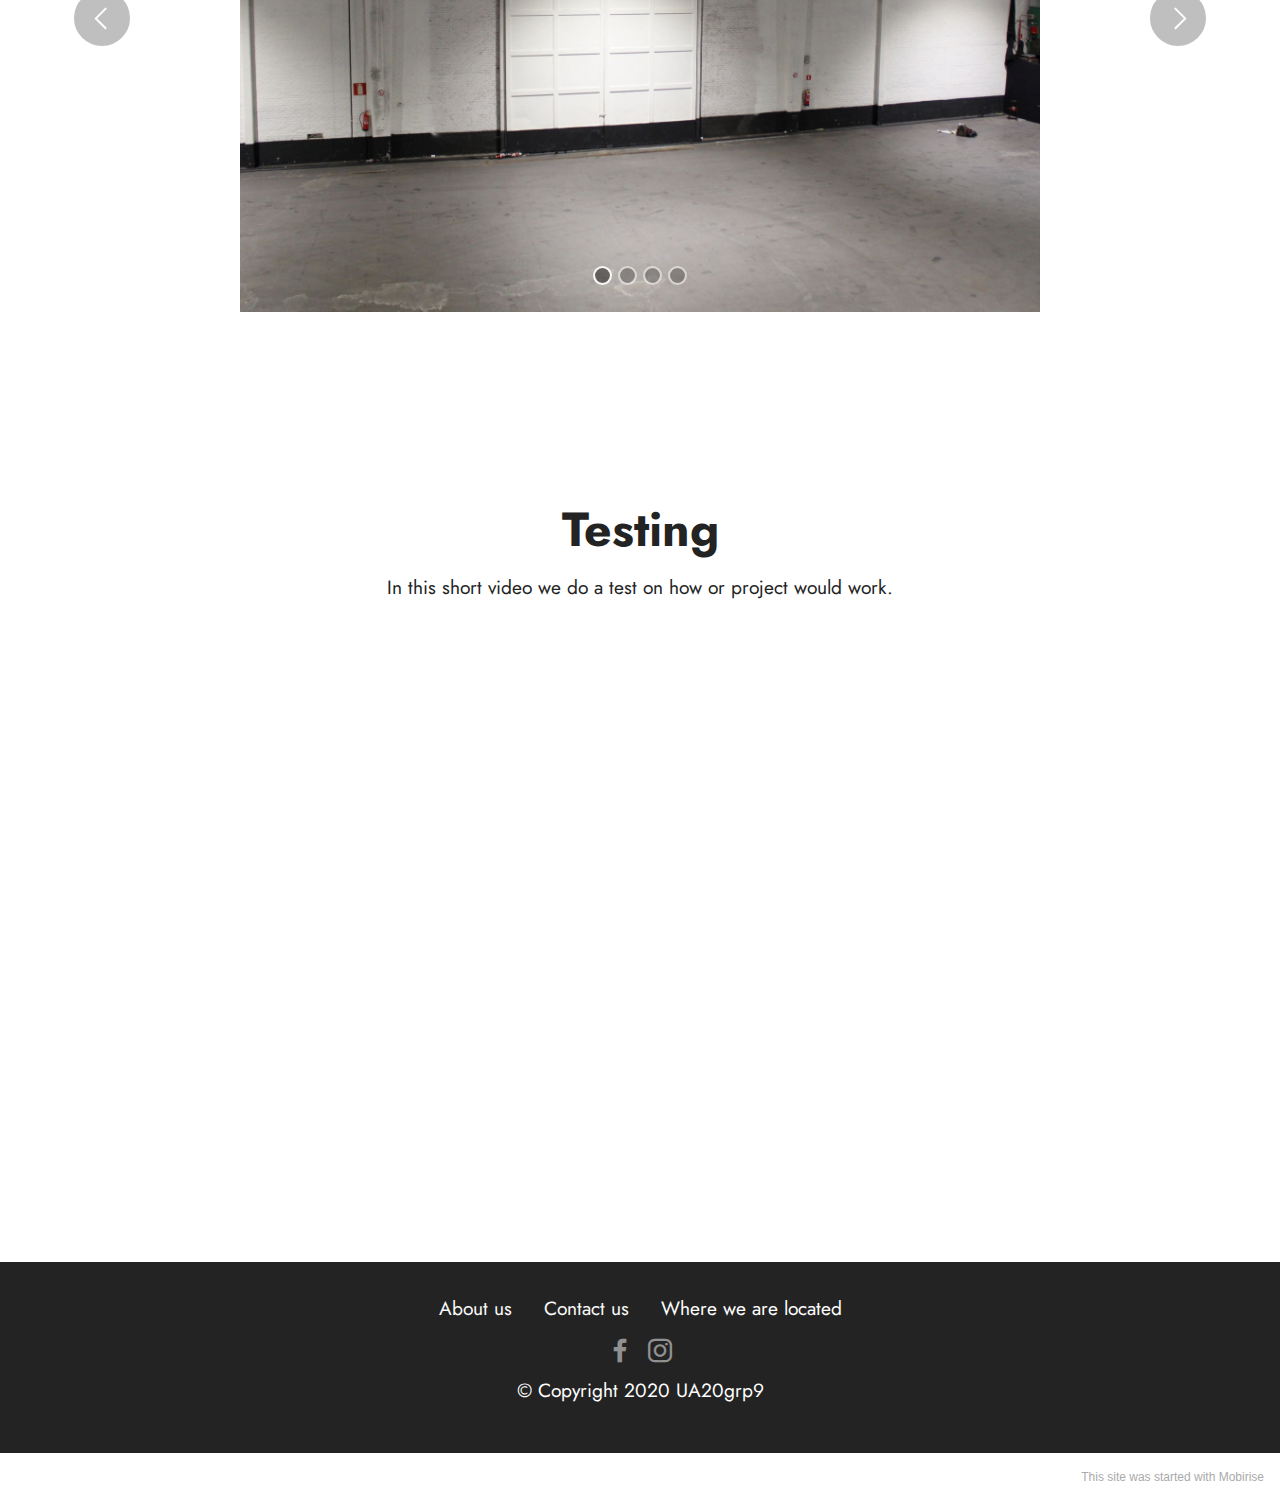
<file: page8.html>
<!DOCTYPE html>
<html  >
<head>
  <!-- Site made with Mobirise Website Builder v5.2.0, https://mobirise.com -->
  <meta charset="UTF-8">
  <meta http-equiv="X-UA-Compatible" content="IE=edge">
  <meta name="generator" content="Mobirise v5.2.0, mobirise.com">
  <meta name="viewport" content="width=device-width, initial-scale=1, minimum-scale=1">
  <link rel="shortcut icon" href="assets/images/middel-1-340x209.png" type="image/x-icon">
  <meta name="description" content="">
  
  
  <title>Finalysing the idea</title>
  <link rel="stylesheet" href="assets/web/assets/mobirise-icons2/mobirise2.css">
  <link rel="stylesheet" href="assets/tether/tether.min.css">
  <link rel="stylesheet" href="assets/bootstrap/css/bootstrap.min.css">
  <link rel="stylesheet" href="assets/bootstrap/css/bootstrap-grid.min.css">
  <link rel="stylesheet" href="assets/bootstrap/css/bootstrap-reboot.min.css">
  <link rel="stylesheet" href="assets/dropdown/css/style.css">
  <link rel="stylesheet" href="assets/socicon/css/styles.css">
  <link rel="stylesheet" href="assets/theme/css/style.css">
  <link rel="preload" as="style" href="assets/mobirise/css/mbr-additional.css"><link rel="stylesheet" href="assets/mobirise/css/mbr-additional.css" type="text/css">
  
  
  
  
</head>
<body>
  
  <section class="menu menu2 cid-shwLE6riYA" once="menu" id="menu2-28">
    
    <nav class="navbar navbar-dropdown navbar-expand-lg">
        <div class="container-fluid">
            <div class="navbar-brand">
                <span class="navbar-logo">
                    <a href="index.html">
                        <img src="assets/images/middel-1-340x209.png" alt="Mobirise" style="height: 5.7rem;">
                    </a>
                </span>
                
            </div>
            <button class="navbar-toggler" type="button" data-toggle="collapse" data-target="#navbarSupportedContent" aria-controls="navbarNavAltMarkup" aria-expanded="false" aria-label="Toggle navigation">
                <div class="hamburger">
                    <span></span>
                    <span></span>
                    <span></span>
                    <span></span>
                </div>
            </button>
            <div class="collapse navbar-collapse" id="navbarSupportedContent">
                <ul class="navbar-nav nav-dropdown nav-right" data-app-modern-menu="true"><li class="nav-item"><a class="nav-link link text-white display-4" href="index.html" aria-expanded="false">Home</a></li><li class="nav-item dropdown"><a class="nav-link link dropdown-toggle text-white display-4" href="#" data-toggle="dropdown-submenu" aria-expanded="false">
                            Proces</a><div class="dropdown-menu"><a class="dropdown-item text-white text-primary display-4" href="page3.html">Brainstorm</a><a class="dropdown-item text-white text-primary display-4" href="page6.html">Inspiration</a><a class="dropdown-item text-white display-4" href="page7.html">First ideas</a><a class="dropdown-item text-white display-4" href="page8.html">Finalysing the idea<br></a></div></li>
                    <li class="nav-item"><a class="nav-link link text-white display-4" href="page1.html">Result</a></li>
                    <li class="nav-item dropdown"><a class="nav-link link dropdown-toggle text-white display-4" href="#" data-toggle="dropdown-submenu" aria-expanded="true">Contacts</a><div class="dropdown-menu"><a class="dropdown-item text-white display-4" href="index.html#team1-15">About us</a><a class="dropdown-item text-white display-4" href="index.html#contacts3-y" aria-expanded="false">Contact us</a><a class="dropdown-item text-white display-4" href="index.html#contacts3-y" aria-expanded="false">Where are we located</a><a class="dropdown-item text-white display-4" href="index.html#share3-z" aria-expanded="false">Follow our work</a></div>
                    </li></ul>
                
                
            </div>
        </div>
    </nav>
</section>

<section class="info3 cid-sizcG3eMZ8 mbr-parallax-background" id="info3-41">

    

    
    <div class="container-fluid">
        <div class="row justify-content-center">
            <div class="card col-12 col-lg-10">
                <div class="card-wrapper">
                    <div class="card-box align-center">
                        
                        
                        
                    </div>
                </div>
            </div>
        </div>
    </div>
</section>

<section class="content4 cid-sj9qoMI4fg" id="content4-4j">
    
    
    <div class="container">
        <div class="row justify-content-center">
            <div class="title col-md-12 col-lg-10">
                <h3 class="mbr-section-title mbr-fonts-style align-center mb-4 display-2">
                    <strong>Chosing location</strong></h3>
                
                
            </div>
        </div>
    </div>
</section>

<section class="image1 cid-sj9ql9GVO3" id="image1-4i">
    

    

    <div>
        <div class="row align-items-center">
            <div class="col-12 col-lg-6">
                <div class="image-wrapper">
                    <img src="assets/images/img-8120-1871x1247.jpeg" alt="Mobirise">
                    <p class="mbr-description mbr-fonts-style pt-2 align-center display-4">
                    Waagnatie - Antwerp</p>
                </div>
            </div>
            <div class="col-12 col-lg-4">
                <div class="text-wrapper">
                    <h3 class="mbr-section-title mbr-fonts-style mb-3 display-5">
                        <strong>Waagnatie - Antwerp</strong></h3>
                    <p class="mbr-text mbr-fonts-style display-7">We were sure our idea would be created by putting a small room into a bigger one. We wanted to create contrast between our project and the room it was in. We quickly came to the realization that the waagnatie would be the perfect place. Not only does this building create a perfect contrast between the small white box and the cold old building itself. It is a place students took exams during the COVID-19 crisis. We realized we had a target audience we needed to do something with.&nbsp;</p>
                </div>
            </div>
        </div>
    </div>
</section>

<section class="slider2 cid-sj9vhGwUY6" id="slider2-4l">
    

    
    <div class="container-fluid">
        <div class="row justify-content-center">
            <div class="col-12 col-md-10 col-lg-12">
                <div class="carousel slide" id="sjec2GpT4T" data-interval="10000">
                    
                    <ol class="carousel-indicators">
                        <li data-slide-to="0" class="active" data-target="#sjec2GpT4T"></li>
                        <li data-slide-to="1" data-target="#sjec2GpT4T"></li>
                        <li data-slide-to="2" data-target="#sjec2GpT4T"></li><li data-slide-to="3" data-target="#sjec2GpT4T"></li>
                    </ol>
                    <div class="carousel-inner">
                        
                        <div class="carousel-item slider-image item">
                            <div class="item-wrapper">
                                <img class="d-block w-100" src="assets/images/img-8151-1900x1267.jpeg" data-slide-to="0">
                                
                            </div>
                        </div><div class="carousel-item slider-image item active">
                            <div class="item-wrapper">
                                <img class="d-block w-100" src="assets/images/img-8175-1900x1267.jpeg" data-slide-to="1">
                                
                            </div>
                        </div>
                        <div class="carousel-item slider-image item">
                            <div class="item-wrapper">
                                <img class="d-block w-100" src="assets/images/img-8182-1900x1267.jpeg">
                                
                            </div>
                        </div><div class="carousel-item slider-image item">
                            <div class="item-wrapper">
                                <img class="d-block w-100" src="assets/images/img-8189-1689x1126.jpg">
                                
                            </div>
                        </div>
                    </div>
                    <a class="carousel-control carousel-control-prev" role="button" data-slide="prev" href="#sjec2GpT4T">
                        <span class="mobi-mbri mobi-mbri-arrow-prev" aria-hidden="true"></span>
                        <span class="sr-only">Previous</span>
                    </a>
                    <a class="carousel-control carousel-control-next" role="button" data-slide="next" href="#sjec2GpT4T">
                        <span class="mobi-mbri mobi-mbri-arrow-next" aria-hidden="true"></span>
                        <span class="sr-only">Next</span>
                    </a>
                </div>
            </div>
        </div>
    </div>
</section>

<section class="header16 cid-siQXGt93zQ" id="header16-42">

    

    

    <div class="container">
        <div class="row justify-content-center">
            <div class="col-12 col-lg-10">
                <h1 class="mbr-section-title mbr-fonts-style mb-3 display-1">
                    <strong>Testing</strong></h1>
                <p class="mbr-text mbr-fonts-style display-7">
                    In this short video we do a test on how or project would work.</p>
                
                <div class="video-wrapper mt-4"><iframe class="mbr-embedded-video" src="https://www.youtube.com/embed/QJzo0AKPVxQ?rel=0&amp;amp;showinfo=0&amp;autoplay=0&amp;loop=0" width="1280" height="720" frameborder="0" allowfullscreen></iframe></div>
            </div>
        </div>
    </div>
</section>

<section class="footer3 cid-sh4cC7wdd4" once="footers" id="footer3-27">

    

    

    <div class="container">
        <div class="media-container-row align-center mbr-white">
            <div class="row row-links">
                <ul class="foot-menu">
                    
                    
                    
                    
                    
                <li class="foot-menu-item mbr-fonts-style display-7"><a href="index.html#team1-15" class="text-white">About us</a></li><li class="foot-menu-item mbr-fonts-style display-7"><a href="index.html#contacts3-y" class="text-white">Contact us</a></li><li class="foot-menu-item mbr-fonts-style display-7">Where we are located</li></ul>
            </div>
            <div class="row social-row">
                <div class="social-list align-right pb-2">
                    
                    
                    
                    
                    
                    
                <div class="soc-item">
                        <a href="https://www.facebook.com/Afdruk.indruk" target="_blank">
                            <span class="mbr-iconfont mbr-iconfont-social socicon-facebook socicon"></span>
                        </a>
                    </div><div class="soc-item">
                        <a href="https://www.instagram.com/afdruk_indruk/" target="_blank">
                            <span class="mbr-iconfont mbr-iconfont-social socicon-instagram socicon"></span>
                        </a>
                    </div></div>
            </div>
            <div class="row row-copirayt">
                <p class="mbr-text mb-0 mbr-fonts-style mbr-white align-center display-7">&nbsp;© Copyright 2020 UA20grp9&nbsp;</p>
            </div>
        </div>
    </div>
</section><section style="background-color: #fff; font-family: -apple-system, BlinkMacSystemFont, 'Segoe UI', 'Roboto', 'Helvetica Neue', Arial, sans-serif; color:#aaa; font-size:12px; padding: 0; align-items: center; display: flex;"><a href="https://mobirise.site/w" style="flex: 1 1; height: 3rem; padding-left: 1rem;"></a><p style="flex: 0 0 auto; margin:0; padding-right:1rem;"><a href="https://mobirise.site/c" style="color:#aaa;">This</a> site was started with Mobirise</p></section><script src="assets/web/assets/jquery/jquery.min.js"></script>  <script src="assets/popper/popper.min.js"></script>  <script src="assets/tether/tether.min.js"></script>  <script src="assets/bootstrap/js/bootstrap.min.js"></script>  <script src="assets/smoothscroll/smooth-scroll.js"></script>  <script src="assets/dropdown/js/nav-dropdown.js"></script>  <script src="assets/dropdown/js/navbar-dropdown.js"></script>  <script src="assets/touchswipe/jquery.touch-swipe.min.js"></script>  <script src="assets/parallax/jarallax.min.js"></script>  <script src="assets/playervimeo/vimeo_player.js"></script>  <script src="assets/theme/js/script.js"></script>  
  
  
</body>
</html>
</file>
<file: assets/web/assets/mobirise-icons2/mobirise2.css>
@font-face {
  font-family: 'Moririse2';
  font-display: swap;
  src:  url('mobirise2.eot?f2bix4');
  src:  url('mobirise2.eot?f2bix4#iefix') format('embedded-opentype'),
    url('mobirise2.ttf?f2bix4') format('truetype'),
    url('mobirise2.woff?f2bix4') format('woff'),
    url('mobirise2.svg?f2bix4#mobirise2') format('svg');
  font-weight: normal;
  font-style: normal;
}

[class^="mobi-"], [class*=" mobi-"] {
  /* use !important to prevent issues with browser extensions that change fonts */
  font-family: 'Moririse2' !important;
  speak: none;
  font-style: normal;
  font-weight: normal;
  font-variant: normal;
  text-transform: none;
  line-height: 1;

  /* Better Font Rendering =========== */
  -webkit-font-smoothing: antialiased;
  -moz-osx-font-smoothing: grayscale;
}

.mobi-mbri-add-submenu:before {
  content: "\e900";
}
.mobi-mbri-alert:before {
  content: "\e901";
}
.mobi-mbri-align-center:before {
  content: "\e902";
}
.mobi-mbri-align-justify:before {
  content: "\e903";
}
.mobi-mbri-align-left:before {
  content: "\e904";
}
.mobi-mbri-align-right:before {
  content: "\e905";
}
.mobi-mbri-android:before {
  content: "\e906";
}
.mobi-mbri-apple:before {
  content: "\e907";
}
.mobi-mbri-arrow-down:before {
  content: "\e908";
}
.mobi-mbri-arrow-next:before {
  content: "\e909";
}
.mobi-mbri-arrow-prev:before {
  content: "\e90a";
}
.mobi-mbri-arrow-up:before {
  content: "\e90b";
}
.mobi-mbri-bold:before {
  content: "\e90c";
}
.mobi-mbri-bookmark:before {
  content: "\e90d";
}
.mobi-mbri-bootstrap:before {
  content: "\e90e";
}
.mobi-mbri-briefcase:before {
  content: "\e90f";
}
.mobi-mbri-browse:before {
  content: "\e910";
}
.mobi-mbri-bulleted-list:before {
  content: "\e911";
}
.mobi-mbri-calendar:before {
  content: "\e912";
}
.mobi-mbri-camera:before {
  content: "\e913";
}
.mobi-mbri-cart-add:before {
  content: "\e914";
}
.mobi-mbri-cart-full:before {
  content: "\e915";
}
.mobi-mbri-cash:before {
  content: "\e916";
}
.mobi-mbri-change-style:before {
  content: "\e917";
}
.mobi-mbri-chat:before {
  content: "\e918";
}
.mobi-mbri-clock:before {
  content: "\e919";
}
.mobi-mbri-close:before {
  content: "\e91a";
}
.mobi-mbri-cloud:before {
  content: "\e91b";
}
.mobi-mbri-code:before {
  content: "\e91c";
}
.mobi-mbri-contact-form:before {
  content: "\e91d";
}
.mobi-mbri-credit-card:before {
  content: "\e91e";
}
.mobi-mbri-cursor-click:before {
  content: "\e91f";
}
.mobi-mbri-cust-feedback:before {
  content: "\e920";
}
.mobi-mbri-database:before {
  content: "\e921";
}
.mobi-mbri-delivery:before {
  content: "\e922";
}
.mobi-mbri-desktop:before {
  content: "\e923";
}
.mobi-mbri-devices:before {
  content: "\e924";
}
.mobi-mbri-down:before {
  content: "\e925";
}
.mobi-mbri-download-2:before {
  content: "\e926";
}
.mobi-mbri-download:before {
  content: "\e927";
}
.mobi-mbri-drag-n-drop-2:before {
  content: "\e928";
}
.mobi-mbri-drag-n-drop:before {
  content: "\e929";
}
.mobi-mbri-edit-2:before {
  content: "\e92a";
}
.mobi-mbri-edit:before {
  content: "\e92b";
}
.mobi-mbri-error:before {
  content: "\e92c";
}
.mobi-mbri-extension:before {
  content: "\e92d";
}
.mobi-mbri-features:before {
  content: "\e92e";
}
.mobi-mbri-file:before {
  content: "\e92f";
}
.mobi-mbri-flag:before {
  content: "\e930";
}
.mobi-mbri-folder:before {
  content: "\e931";
}
.mobi-mbri-gift:before {
  content: "\e932";
}
.mobi-mbri-github:before {
  content: "\e933";
}
.mobi-mbri-globe-2:before {
  content: "\e934";
}
.mobi-mbri-globe:before {
  content: "\e935";
}
.mobi-mbri-growing-chart:before {
  content: "\e936";
}
.mobi-mbri-hearth:before {
  content: "\e937";
}
.mobi-mbri-help:before {
  content: "\e938";
}
.mobi-mbri-home:before {
  content: "\e939";
}
.mobi-mbri-hot-cup:before {
  content: "\e93a";
}
.mobi-mbri-idea:before {
  content: "\e93b";
}
.mobi-mbri-image-gallery:before {
  content: "\e93c";
}
.mobi-mbri-image-slider:before {
  content: "\e93d";
}
.mobi-mbri-info:before {
  content: "\e93e";
}
.mobi-mbri-italic:before {
  content: "\e93f";
}
.mobi-mbri-key:before {
  content: "\e940";
}
.mobi-mbri-laptop:before {
  content: "\e941";
}
.mobi-mbri-layers:before {
  content: "\e942";
}
.mobi-mbri-left-right:before {
  content: "\e943";
}
.mobi-mbri-left:before {
  content: "\e944";
}
.mobi-mbri-letter:before {
  content: "\e945";
}
.mobi-mbri-like:before {
  content: "\e946";
}
.mobi-mbri-link:before {
  content: "\e947";
}
.mobi-mbri-lock:before {
  content: "\e948";
}
.mobi-mbri-login:before {
  content: "\e949";
}
.mobi-mbri-logout:before {
  content: "\e94a";
}
.mobi-mbri-magic-stick:before {
  content: "\e94b";
}
.mobi-mbri-map-pin:before {
  content: "\e94c";
}
.mobi-mbri-menu:before {
  content: "\e94d";
}
.mobi-mbri-mobile-2:before {
  content: "\e94e";
}
.mobi-mbri-mobile-horizontal:before {
  content: "\e94f";
}
.mobi-mbri-mobile:before {
  content: "\e950";
}
.mobi-mbri-mobirise:before {
  content: "\e951";
}
.mobi-mbri-more-horizontal:before {
  content: "\e952";
}
.mobi-mbri-more-vertical:before {
  content: "\e953";
}
.mobi-mbri-music:before {
  content: "\e954";
}
.mobi-mbri-new-file:before {
  content: "\e955";
}
.mobi-mbri-numbered-list:before {
  content: "\e956";
}
.mobi-mbri-opened-folder:before {
  content: "\e957";
}
.mobi-mbri-pages:before {
  content: "\e958";
}
.mobi-mbri-paper-plane:before {
  content: "\e959";
}
.mobi-mbri-paperclip:before {
  content: "\e95a";
}
.mobi-mbri-phone:before {
  content: "\e95b";
}
.mobi-mbri-photo:before {
  content: "\e95c";
}
.mobi-mbri-photos:before {
  content: "\e95d";
}
.mobi-mbri-pin:before {
  content: "\e95e";
}
.mobi-mbri-play:before {
  content: "\e95f";
}
.mobi-mbri-plus:before {
  content: "\e960";
}
.mobi-mbri-preview:before {
  content: "\e961";
}
.mobi-mbri-print:before {
  content: "\e962";
}
.mobi-mbri-protect:before {
  content: "\e963";
}
.mobi-mbri-question:before {
  content: "\e964";
}
.mobi-mbri-quote-left:before {
  content: "\e965";
}
.mobi-mbri-quote-right:before {
  content: "\e966";
}
.mobi-mbri-redo:before {
  content: "\e967";
}
.mobi-mbri-refresh:before {
  content: "\e968";
}
.mobi-mbri-responsive-2:before {
  content: "\e969";
}
.mobi-mbri-responsive:before {
  content: "\e96a";
}
.mobi-mbri-right:before {
  content: "\e96b";
}
.mobi-mbri-rocket:before {
  content: "\e96c";
}
.mobi-mbri-sad-face:before {
  content: "\e96d";
}
.mobi-mbri-sale:before {
  content: "\e96e";
}
.mobi-mbri-save:before {
  content: "\e96f";
}
.mobi-mbri-search:before {
  content: "\e970";
}
.mobi-mbri-setting-2:before {
  content: "\e971";
}
.mobi-mbri-setting-3:before {
  content: "\e972";
}
.mobi-mbri-setting:before {
  content: "\e973";
}
.mobi-mbri-share:before {
  content: "\e974";
}
.mobi-mbri-shopping-bag:before {
  content: "\e975";
}
.mobi-mbri-shopping-basket:before {
  content: "\e976";
}
.mobi-mbri-shopping-cart:before {
  content: "\e977";
}
.mobi-mbri-sites:before {
  content: "\e978";
}
.mobi-mbri-smile-face:before {
  content: "\e979";
}
.mobi-mbri-speed:before {
  content: "\e97a";
}
.mobi-mbri-star:before {
  content: "\e97b";
}
.mobi-mbri-success:before {
  content: "\e97c";
}
.mobi-mbri-sun:before {
  content: "\e97d";
}
.mobi-mbri-sun2:before {
  content: "\e97e";
}
.mobi-mbri-tablet-vertical:before {
  content: "\e97f";
}
.mobi-mbri-tablet:before {
  content: "\e980";
}
.mobi-mbri-target:before {
  content: "\e981";
}
.mobi-mbri-timer:before {
  content: "\e982";
}
.mobi-mbri-to-ftp:before {
  content: "\e983";
}
.mobi-mbri-to-local-drive:before {
  content: "\e984";
}
.mobi-mbri-touch-swipe:before {
  content: "\e985";
}
.mobi-mbri-touch:before {
  content: "\e986";
}
.mobi-mbri-trash:before {
  content: "\e987";
}
.mobi-mbri-underline:before {
  content: "\e988";
}
.mobi-mbri-undo:before {
  content: "\e989";
}
.mobi-mbri-unlink:before {
  content: "\e98a";
}
.mobi-mbri-unlock:before {
  content: "\e98b";
}
.mobi-mbri-up-down:before {
  content: "\e98c";
}
.mobi-mbri-up:before {
  content: "\e98d";
}
.mobi-mbri-update:before {
  content: "\e98e";
}
.mobi-mbri-upload-2:before {
  content: "\e98f";
}
.mobi-mbri-upload:before {
  content: "\e990";
}
.mobi-mbri-user-2:before {
  content: "\e991";
}
.mobi-mbri-user:before {
  content: "\e992";
}
.mobi-mbri-users:before {
  content: "\e993";
}
.mobi-mbri-video-play:before {
  content: "\e994";
}
.mobi-mbri-video:before {
  content: "\e995";
}
.mobi-mbri-watch:before {
  content: "\e996";
}
.mobi-mbri-website-theme-2:before {
  content: "\e997";
}
.mobi-mbri-website-theme:before {
  content: "\e998";
}
.mobi-mbri-wifi:before {
  content: "\e999";
}
.mobi-mbri-windows:before {
  content: "\e99a";
}
.mobi-mbri-zoom-in:before {
  content: "\e99b";
}
.mobi-mbri-zoom-out:before {
  content: "\e99c";
}
</file>
<file: assets/socicon/css/styles.css>
@charset "UTF-8";

@font-face {
  font-family: 'Socicon';
  src:  url('../fonts/socicon.eot');
  src:  url('../fonts/socicon.eot?#iefix') format('embedded-opentype'),
    url('../fonts/socicon.woff2') format('woff2'),
    url('../fonts/socicon.ttf') format('truetype'),
    url('../fonts/socicon.woff') format('woff'),
    url('../fonts/socicon.svg#socicon') format('svg');
  font-weight: normal;
  font-style: normal;
}

[data-icon]:before {
  font-family: "socicon" !important;
  content: attr(data-icon);
  font-style: normal !important;
  font-weight: normal !important;
  font-variant: normal !important;
  text-transform: none !important;
  speak: none;
  line-height: 1;
  -webkit-font-smoothing: antialiased;
  -moz-osx-font-smoothing: grayscale;
}

[class^="socicon-"], [class*=" socicon-"] {
  /* use !important to prevent issues with browser extensions that change fonts */
  font-family: 'Socicon' !important;
  speak: none;
  font-style: normal;
  font-weight: normal;
  font-variant: normal;
  text-transform: none;
  line-height: 1;

  /* Better Font Rendering =========== */
  -webkit-font-smoothing: antialiased;
  -moz-osx-font-smoothing: grayscale;
}

.socicon-eitaa:before {
  content: "\e97c";
}
.socicon-soroush:before {
  content: "\e97d";
}
.socicon-bale:before {
  content: "\e97e";
}
.socicon-zazzle:before {
  content: "\e97b";
}
.socicon-society6:before {
  content: "\e97a";
}
.socicon-redbubble:before {
  content: "\e979";
}
.socicon-avvo:before {
  content: "\e978";
}
.socicon-stitcher:before {
  content: "\e977";
}
.socicon-googlehangouts:before {
  content: "\e974";
}
.socicon-dlive:before {
  content: "\e975";
}
.socicon-vsco:before {
  content: "\e976";
}
.socicon-flipboard:before {
  content: "\e973";
}
.socicon-ubuntu:before {
  content: "\e958";
}
.socicon-artstation:before {
  content: "\e959";
}
.socicon-invision:before {
  content: "\e95a";
}
.socicon-torial:before {
  content: "\e95b";
}
.socicon-collectorz:before {
  content: "\e95c";
}
.socicon-seenthis:before {
  content: "\e95d";
}
.socicon-googleplaymusic:before {
  content: "\e95e";
}
.socicon-debian:before {
  content: "\e95f";
}
.socicon-filmfreeway:before {
  content: "\e960";
}
.socicon-gnome:before {
  content: "\e961";
}
.socicon-itchio:before {
  content: "\e962";
}
.socicon-jamendo:before {
  content: "\e963";
}
.socicon-mix:before {
  content: "\e964";
}
.socicon-sharepoint:before {
  content: "\e965";
}
.socicon-tinder:before {
  content: "\e966";
}
.socicon-windguru:before {
  content: "\e967";
}
.socicon-cdbaby:before {
  content: "\e968";
}
.socicon-elementaryos:before {
  content: "\e969";
}
.socicon-stage32:before {
  content: "\e96a";
}
.socicon-tiktok:before {
  content: "\e96b";
}
.socicon-gitter:before {
  content: "\e96c";
}
.socicon-letterboxd:before {
  content: "\e96d";
}
.socicon-threema:before {
  content: "\e96e";
}
.socicon-splice:before {
  content: "\e96f";
}
.socicon-metapop:before {
  content: "\e970";
}
.socicon-naver:before {
  content: "\e971";
}
.socicon-remote:before {
  content: "\e972";
}
.socicon-internet:before {
  content: "\e957";
}
.socicon-moddb:before {
  content: "\e94b";
}
.socicon-indiedb:before {
  content: "\e94c";
}
.socicon-traxsource:before {
  content: "\e94d";
}
.socicon-gamefor:before {
  content: "\e94e";
}
.socicon-pixiv:before {
  content: "\e94f";
}
.socicon-myanimelist:before {
  content: "\e950";
}
.socicon-blackberry:before {
  content: "\e951";
}
.socicon-wickr:before {
  content: "\e952";
}
.socicon-spip:before {
  content: "\e953";
}
.socicon-napster:before {
  content: "\e954";
}
.socicon-beatport:before {
  content: "\e955";
}
.socicon-hackerone:before {
  content: "\e956";
}
.socicon-hackernews:before {
  content: "\e946";
}
.socicon-smashwords:before {
  content: "\e947";
}
.socicon-kobo:before {
  content: "\e948";
}
.socicon-bookbub:before {
  content: "\e949";
}
.socicon-mailru:before {
  content: "\e94a";
}
.socicon-gitlab:before {
  content: "\e945";
}
.socicon-instructables:before {
  content: "\e944";
}
.socicon-portfolio:before {
  content: "\e943";
}
.socicon-codered:before {
  content: "\e940";
}
.socicon-origin:before {
  content: "\e941";
}
.socicon-nextdoor:before {
  content: "\e942";
}
.socicon-udemy:before {
  content: "\e93f";
}
.socicon-livemaster:before {
  content: "\e93e";
}
.socicon-crunchbase:before {
  content: "\e93b";
}
.socicon-homefy:before {
  content: "\e93c";
}
.socicon-calendly:before {
  content: "\e93d";
}
.socicon-realtor:before {
  content: "\e90f";
}
.socicon-tidal:before {
  content: "\e910";
}
.socicon-qobuz:before {
  content: "\e911";
}
.socicon-natgeo:before {
  content: "\e912";
}
.socicon-mastodon:before {
  content: "\e913";
}
.socicon-unsplash:before {
  content: "\e914";
}
.socicon-homeadvisor:before {
  content: "\e915";
}
.socicon-angieslist:before {
  content: "\e916";
}
.socicon-codepen:before {
  content: "\e917";
}
.socicon-slack:before {
  content: "\e918";
}
.socicon-openaigym:before {
  content: "\e919";
}
.socicon-logmein:before {
  content: "\e91a";
}
.socicon-fiverr:before {
  content: "\e91b";
}
.socicon-gotomeeting:before {
  content: "\e91c";
}
.socicon-aliexpress:before {
  content: "\e91d";
}
.socicon-guru:before {
  content: "\e91e";
}
.socicon-appstore:before {
  content: "\e91f";
}
.socicon-homes:before {
  content: "\e920";
}
.socicon-zoom:before {
  content: "\e921";
}
.socicon-alibaba:before {
  content: "\e922";
}
.socicon-craigslist:before {
  content: "\e923";
}
.socicon-wix:before {
  content: "\e924";
}
.socicon-redfin:before {
  content: "\e925";
}
.socicon-googlecalendar:before {
  content: "\e926";
}
.socicon-shopify:before {
  content: "\e927";
}
.socicon-freelancer:before {
  content: "\e928";
}
.socicon-seedrs:before {
  content: "\e929";
}
.socicon-bing:before {
  content: "\e92a";
}
.socicon-doodle:before {
  content: "\e92b";
}
.socicon-bonanza:before {
  content: "\e92c";
}
.socicon-squarespace:before {
  content: "\e92d";
}
.socicon-toptal:before {
  content: "\e92e";
}
.socicon-gust:before {
  content: "\e92f";
}
.socicon-ask:before {
  content: "\e930";
}
.socicon-trulia:before {
  content: "\e931";
}
.socicon-loomly:before {
  content: "\e932";
}
.socicon-ghost:before {
  content: "\e933";
}
.socicon-upwork:before {
  content: "\e934";
}
.socicon-fundable:before {
  content: "\e935";
}
.socicon-booking:before {
  content: "\e936";
}
.socicon-googlemaps:before {
  content: "\e937";
}
.socicon-zillow:before {
  content: "\e938";
}
.socicon-niconico:before {
  content: "\e939";
}
.socicon-toneden:before {
  content: "\e93a";
}
.socicon-augment:before {
  content: "\e908";
}
.socicon-bitbucket:before {
  content: "\e909";
}
.socicon-fyuse:before {
  content: "\e90a";
}
.socicon-yt-gaming:before {
  content: "\e90b";
}
.socicon-sketchfab:before {
  content: "\e90c";
}
.socicon-mobcrush:before {
  content: "\e90d";
}
.socicon-microsoft:before {
  content: "\e90e";
}
.socicon-pandora:before {
  content: "\e907";
}
.socicon-messenger:before {
  content: "\e906";
}
.socicon-gamewisp:before {
  content: "\e905";
}
.socicon-bloglovin:before {
  content: "\e904";
}
.socicon-tunein:before {
  content: "\e903";
}
.socicon-gamejolt:before {
  content: "\e901";
}
.socicon-trello:before {
  content: "\e902";
}
.socicon-spreadshirt:before {
  content: "\e900";
}
.socicon-500px:before {
  content: "\e000";
}
.socicon-8tracks:before {
  content: "\e001";
}
.socicon-airbnb:before {
  content: "\e002";
}
.socicon-alliance:before {
  content: "\e003";
}
.socicon-amazon:before {
  content: "\e004";
}
.socicon-amplement:before {
  content: "\e005";
}
.socicon-android:before {
  content: "\e006";
}
.socicon-angellist:before {
  content: "\e007";
}
.socicon-apple:before {
  content: "\e008";
}
.socicon-appnet:before {
  content: "\e009";
}
.socicon-baidu:before {
  content: "\e00a";
}
.socicon-bandcamp:before {
  content: "\e00b";
}
.socicon-battlenet:before {
  content: "\e00c";
}
.socicon-mixer:before {
  content: "\e00d";
}
.socicon-bebee:before {
  content: "\e00e";
}
.socicon-bebo:before {
  content: "\e00f";
}
.socicon-behance:before {
  content: "\e010";
}
.socicon-blizzard:before {
  content: "\e011";
}
.socicon-blogger:before {
  content: "\e012";
}
.socicon-buffer:before {
  content: "\e013";
}
.socicon-chrome:before {
  content: "\e014";
}
.socicon-coderwall:before {
  content: "\e015";
}
.socicon-curse:before {
  content: "\e016";
}
.socicon-dailymotion:before {
  content: "\e017";
}
.socicon-deezer:before {
  content: "\e018";
}
.socicon-delicious:before {
  content: "\e019";
}
.socicon-deviantart:before {
  content: "\e01a";
}
.socicon-diablo:before {
  content: "\e01b";
}
.socicon-digg:before {
  content: "\e01c";
}
.socicon-discord:before {
  content: "\e01d";
}
.socicon-disqus:before {
  content: "\e01e";
}
.socicon-douban:before {
  content: "\e01f";
}
.socicon-draugiem:before {
  content: "\e020";
}
.socicon-dribbble:before {
  content: "\e021";
}
.socicon-drupal:before {
  content: "\e022";
}
.socicon-ebay:before {
  content: "\e023";
}
.socicon-ello:before {
  content: "\e024";
}
.socicon-endomodo:before {
  content: "\e025";
}
.socicon-envato:before {
  content: "\e026";
}
.socicon-etsy:before {
  content: "\e027";
}
.socicon-facebook:before {
  content: "\e028";
}
.socicon-feedburner:before {
  content: "\e029";
}
.socicon-filmweb:before {
  content: "\e02a";
}
.socicon-firefox:before {
  content: "\e02b";
}
.socicon-flattr:before {
  content: "\e02c";
}
.socicon-flickr:before {
  content: "\e02d";
}
.socicon-formulr:before {
  content: "\e02e";
}
.socicon-forrst:before {
  content: "\e02f";
}
.socicon-foursquare:before {
  content: "\e030";
}
.socicon-friendfeed:before {
  content: "\e031";
}
.socicon-github:before {
  content: "\e032";
}
.socicon-goodreads:before {
  content: "\e033";
}
.socicon-google:before {
  content: "\e034";
}
.socicon-googlescholar:before {
  content: "\e035";
}
.socicon-googlegroups:before {
  content: "\e036";
}
.socicon-googlephotos:before {
  content: "\e037";
}
.socicon-googleplus:before {
  content: "\e038";
}
.socicon-grooveshark:before {
  content: "\e039";
}
.socicon-hackerrank:before {
  content: "\e03a";
}
.socicon-hearthstone:before {
  content: "\e03b";
}
.socicon-hellocoton:before {
  content: "\e03c";
}
.socicon-heroes:before {
  content: "\e03d";
}
.socicon-smashcast:before {
  content: "\e03e";
}
.socicon-horde:before {
  content: "\e03f";
}
.socicon-houzz:before {
  content: "\e040";
}
.socicon-icq:before {
  content: "\e041";
}
.socicon-identica:before {
  content: "\e042";
}
.socicon-imdb:before {
  content: "\e043";
}
.socicon-instagram:before {
  content: "\e044";
}
.socicon-issuu:before {
  content: "\e045";
}
.socicon-istock:before {
  content: "\e046";
}
.socicon-itunes:before {
  content: "\e047";
}
.socicon-keybase:before {
  content: "\e048";
}
.socicon-lanyrd:before {
  content: "\e049";
}
.socicon-lastfm:before {
  content: "\e04a";
}
.socicon-line:before {
  content: "\e04b";
}
.socicon-linkedin:before {
  content: "\e04c";
}
.socicon-livejournal:before {
  content: "\e04d";
}
.socicon-lyft:before {
  content: "\e04e";
}
.socicon-macos:before {
  content: "\e04f";
}
.socicon-mail:before {
  content: "\e050";
}
.socicon-medium:before {
  content: "\e051";
}
.socicon-meetup:before {
  content: "\e052";
}
.socicon-mixcloud:before {
  content: "\e053";
}
.socicon-modelmayhem:before {
  content: "\e054";
}
.socicon-mumble:before {
  content: "\e055";
}
.socicon-myspace:before {
  content: "\e056";
}
.socicon-newsvine:before {
  content: "\e057";
}
.socicon-nintendo:before {
  content: "\e058";
}
.socicon-npm:before {
  content: "\e059";
}
.socicon-odnoklassniki:before {
  content: "\e05a";
}
.socicon-openid:before {
  content: "\e05b";
}
.socicon-opera:before {
  content: "\e05c";
}
.socicon-outlook:before {
  content: "\e05d";
}
.socicon-overwatch:before {
  content: "\e05e";
}
.socicon-patreon:before {
  content: "\e05f";
}
.socicon-paypal:before {
  content: "\e060";
}
.socicon-periscope:before {
  content: "\e061";
}
.socicon-persona:before {
  content: "\e062";
}
.socicon-pinterest:before {
  content: "\e063";
}
.socicon-play:before {
  content: "\e064";
}
.socicon-player:before {
  content: "\e065";
}
.socicon-playstation:before {
  content: "\e066";
}
.socicon-pocket:before {
  content: "\e067";
}
.socicon-qq:before {
  content: "\e068";
}
.socicon-quora:before {
  content: "\e069";
}
.socicon-raidcall:before {
  content: "\e06a";
}
.socicon-ravelry:before {
  content: "\e06b";
}
.socicon-reddit:before {
  content: "\e06c";
}
.socicon-renren:before {
  content: "\e06d";
}
.socicon-researchgate:before {
  content: "\e06e";
}
.socicon-residentadvisor:before {
  content: "\e06f";
}
.socicon-reverbnation:before {
  content: "\e070";
}
.socicon-rss:before {
  content: "\e071";
}
.socicon-sharethis:before {
  content: "\e072";
}
.socicon-skype:before {
  content: "\e073";
}
.socicon-slideshare:before {
  content: "\e074";
}
.socicon-smugmug:before {
  content: "\e075";
}
.socicon-snapchat:before {
  content: "\e076";
}
.socicon-songkick:before {
  content: "\e077";
}
.socicon-soundcloud:before {
  content: "\e078";
}
.socicon-spotify:before {
  content: "\e079";
}
.socicon-stackexchange:before {
  content: "\e07a";
}
.socicon-stackoverflow:before {
  content: "\e07b";
}
.socicon-starcraft:before {
  content: "\e07c";
}
.socicon-stayfriends:before {
  content: "\e07d";
}
.socicon-steam:before {
  content: "\e07e";
}
.socicon-storehouse:before {
  content: "\e07f";
}
.socicon-strava:before {
  content: "\e080";
}
.socicon-streamjar:before {
  content: "\e081";
}
.socicon-stumbleupon:before {
  content: "\e082";
}
.socicon-swarm:before {
  content: "\e083";
}
.socicon-teamspeak:before {
  content: "\e084";
}
.socicon-teamviewer:before {
  content: "\e085";
}
.socicon-technorati:before {
  content: "\e086";
}
.socicon-telegram:before {
  content: "\e087";
}
.socicon-tripadvisor:before {
  content: "\e088";
}
.socicon-tripit:before {
  content: "\e089";
}
.socicon-triplej:before {
  content: "\e08a";
}
.socicon-tumblr:before {
  content: "\e08b";
}
.socicon-twitch:before {
  content: "\e08c";
}
.socicon-twitter:before {
  content: "\e08d";
}
.socicon-uber:before {
  content: "\e08e";
}
.socicon-ventrilo:before {
  content: "\e08f";
}
.socicon-viadeo:before {
  content: "\e090";
}
.socicon-viber:before {
  content: "\e091";
}
.socicon-viewbug:before {
  content: "\e092";
}
.socicon-vimeo:before {
  content: "\e093";
}
.socicon-vine:before {
  content: "\e094";
}
.socicon-vkontakte:before {
  content: "\e095";
}
.socicon-warcraft:before {
  content: "\e096";
}
.socicon-wechat:before {
  content: "\e097";
}
.socicon-weibo:before {
  content: "\e098";
}
.socicon-whatsapp:before {
  content: "\e099";
}
.socicon-wikipedia:before {
  content: "\e09a";
}
.socicon-windows:before {
  content: "\e09b";
}
.socicon-wordpress:before {
  content: "\e09c";
}
.socicon-wykop:before {
  content: "\e09d";
}
.socicon-xbox:before {
  content: "\e09e";
}
.socicon-xing:before {
  content: "\e09f";
}
.socicon-yahoo:before {
  content: "\e0a0";
}
.socicon-yammer:before {
  content: "\e0a1";
}
.socicon-yandex:before {
  content: "\e0a2";
}
.socicon-yelp:before {
  content: "\e0a3";
}
.socicon-younow:before {
  content: "\e0a4";
}
.socicon-youtube:before {
  content: "\e0a5";
}
.socicon-zapier:before {
  content: "\e0a6";
}
.socicon-zerply:before {
  content: "\e0a7";
}
.socicon-zomato:before {
  content: "\e0a8";
}
.socicon-zynga:before {
  content: "\e0a9";
}
</file>
<file: assets/dropdown/css/style.css>
.navbar-dropdown {
  left: 0;
  padding: 0;
  position: absolute;
  right: 0;
  top: 0;
  transition: all 0.45s ease;
  z-index: 1030;
  background: #282828; }
  .navbar-dropdown .navbar-logo {
    margin-right: 0.8rem;
    transition: margin 0.3s ease-in-out;
    vertical-align: middle; }
    .navbar-dropdown .navbar-logo img {
      height: 3.125rem;
      transition: all 0.3s ease-in-out; }
    .navbar-dropdown .navbar-logo.mbr-iconfont {
      font-size: 3.125rem;
      line-height: 3.125rem; }
  .navbar-dropdown .navbar-caption {
    font-weight: 700;
    white-space: normal;
    vertical-align: -4px;
    line-height: 3.125rem !important; }
    .navbar-dropdown .navbar-caption, .navbar-dropdown .navbar-caption:hover {
      color: inherit;
      text-decoration: none; }
  .navbar-dropdown .mbr-iconfont + .navbar-caption {
    vertical-align: -1px; }
  .navbar-dropdown.navbar-fixed-top {
    position: fixed; }
  .navbar-dropdown .navbar-brand span {
    vertical-align: -4px; }
  .navbar-dropdown.bg-color.transparent {
    background: none; }
  .navbar-dropdown.navbar-short .navbar-brand {
    padding: 0.625rem 0; }
    .navbar-dropdown.navbar-short .navbar-brand span {
      vertical-align: -1px; }
  .navbar-dropdown.navbar-short .navbar-caption {
    line-height: 2.375rem !important;
    vertical-align: -2px; }
  .navbar-dropdown.navbar-short .navbar-logo {
    margin-right: 0.5rem; }
    .navbar-dropdown.navbar-short .navbar-logo img {
      height: 2.375rem; }
    .navbar-dropdown.navbar-short .navbar-logo.mbr-iconfont {
      font-size: 2.375rem;
      line-height: 2.375rem; }
  .navbar-dropdown.navbar-short .mbr-table-cell {
    height: 3.625rem; }
  .navbar-dropdown .navbar-close {
    left: 0.6875rem;
    position: fixed;
    top: 0.75rem;
    z-index: 1000; }
  .navbar-dropdown .hamburger-icon {
    content: "";
    display: inline-block;
    vertical-align: middle;
    width: 16px;
    -webkit-box-shadow: 0 -6px 0 1px #282828,0 0 0 1px #282828,0 6px 0 1px #282828;
    -moz-box-shadow: 0 -6px 0 1px #282828,0 0 0 1px #282828,0 6px 0 1px #282828;
    box-shadow: 0 -6px 0 1px #282828,0 0 0 1px #282828,0 6px 0 1px #282828; }

.dropdown-menu .dropdown-toggle[data-toggle="dropdown-submenu"]::after {
  border-bottom: 0.35em solid transparent;
  border-left: 0.35em solid;
  border-right: 0;
  border-top: 0.35em solid transparent;
  margin-left: 0.3rem; }

.dropdown-menu .dropdown-item:focus {
  outline: 0; }

.nav-dropdown {
  font-size: 0.75rem;
  font-weight: 500;
  height: auto !important; }
  .nav-dropdown .nav-btn {
    padding-left: 1rem; }
  .nav-dropdown .link {
    margin: .667em 1.667em;
    font-weight: 500;
    padding: 0;
    transition: color .2s ease-in-out; }
    .nav-dropdown .link.dropdown-toggle {
      margin-right: 2.583em; }
      .nav-dropdown .link.dropdown-toggle::after {
        margin-left: .25rem;
        border-top: 0.35em solid;
        border-right: 0.35em solid transparent;
        border-left: 0.35em solid transparent;
        border-bottom: 0; }
      .nav-dropdown .link.dropdown-toggle[aria-expanded="true"] {
        margin: 0;
        padding: 0.667em 3.263em  0.667em 1.667em; }
  .nav-dropdown .link::after,
  .nav-dropdown .dropdown-item::after {
    color: inherit; }
  .nav-dropdown .btn {
    font-size: 0.75rem;
    font-weight: 700;
    letter-spacing: 0;
    margin-bottom: 0;
    padding-left: 1.25rem;
    padding-right: 1.25rem; }
  .nav-dropdown .dropdown-menu {
    border-radius: 0;
    border: 0;
    left: 0;
    margin: 0;
    padding-bottom: 1.25rem;
    padding-top: 1.25rem;
    position: relative; }
  .nav-dropdown .dropdown-submenu {
    margin-left: 0.125rem;
    top: 0; }
  .nav-dropdown .dropdown-item {
    font-weight: 500;
    line-height: 2;
    padding: 0.3846em 4.615em 0.3846em 1.5385em;
    position: relative;
    transition: color .2s ease-in-out, background-color .2s ease-in-out; }
    .nav-dropdown .dropdown-item::after {
      margin-top: -0.3077em;
      position: absolute;
      right: 1.1538em;
      top: 50%; }
    .nav-dropdown .dropdown-item:focus, .nav-dropdown .dropdown-item:hover {
      background: none; }

@media (max-width: 767px) {
  .nav-dropdown.navbar-toggleable-sm {
    bottom: 0;
    display: none;
    left: 0;
    overflow-x: hidden;
    position: fixed;
    top: 0;
    transform: translateX(-100%);
    -ms-transform: translateX(-100%);
    -webkit-transform: translateX(-100%);
    width: 18.75rem;
    z-index: 999; } }
.nav-dropdown.navbar-toggleable-xl {
  bottom: 0;
  display: none;
  left: 0;
  overflow-x: hidden;
  position: fixed;
  top: 0;
  transform: translateX(-100%);
  -ms-transform: translateX(-100%);
  -webkit-transform: translateX(-100%);
  width: 18.75rem;
  z-index: 999; }

.nav-dropdown-sm {
  display: block !important;
  overflow-x: hidden;
  overflow: auto;
  padding-top: 3.875rem; }
  .nav-dropdown-sm::after {
    content: "";
    display: block;
    height: 3rem;
    width: 100%; }
  .nav-dropdown-sm.collapse.in ~ .navbar-close {
    display: block !important; }
  .nav-dropdown-sm.collapsing, .nav-dropdown-sm.collapse.in {
    transform: translateX(0);
    -ms-transform: translateX(0);
    -webkit-transform: translateX(0);
    transition: all 0.25s ease-out;
    -webkit-transition: all 0.25s ease-out;
    background: #282828; }
  .nav-dropdown-sm.collapsing[aria-expanded="false"] {
    transform: translateX(-100%);
    -ms-transform: translateX(-100%);
    -webkit-transform: translateX(-100%); }
  .nav-dropdown-sm .nav-item {
    display: block;
    margin-left: 0 !important;
    padding-left: 0; }
  .nav-dropdown-sm .link,
  .nav-dropdown-sm .dropdown-item {
    border-top: 1px dotted rgba(255, 255, 255, 0.1);
    font-size: 0.8125rem;
    line-height: 1.6;
    margin: 0 !important;
    padding: 0.875rem 2.4rem 0.875rem 1.5625rem !important;
    position: relative;
    white-space: normal; }
    .nav-dropdown-sm .link:focus, .nav-dropdown-sm .link:hover,
    .nav-dropdown-sm .dropdown-item:focus,
    .nav-dropdown-sm .dropdown-item:hover {
      background: rgba(0, 0, 0, 0.2) !important;
      color: #c0a375; }
  .nav-dropdown-sm .nav-btn {
    position: relative;
    padding: 1.5625rem 1.5625rem 0 1.5625rem; }
    .nav-dropdown-sm .nav-btn::before {
      border-top: 1px dotted rgba(255, 255, 255, 0.1);
      content: "";
      left: 0;
      position: absolute;
      top: 0;
      width: 100%; }
    .nav-dropdown-sm .nav-btn + .nav-btn {
      padding-top: 0.625rem; }
      .nav-dropdown-sm .nav-btn + .nav-btn::before {
        display: none; }
  .nav-dropdown-sm .btn {
    padding: 0.625rem 0; }
  .nav-dropdown-sm .dropdown-toggle[data-toggle="dropdown-submenu"]::after {
    margin-left: .25rem;
    border-top: 0.35em solid;
    border-right: 0.35em solid transparent;
    border-left: 0.35em solid transparent;
    border-bottom: 0; }
  .nav-dropdown-sm .dropdown-toggle[data-toggle="dropdown-submenu"][aria-expanded="true"]::after {
    border-top: 0;
    border-right: 0.35em solid transparent;
    border-left: 0.35em solid transparent;
    border-bottom: 0.35em solid; }
  .nav-dropdown-sm .dropdown-menu {
    margin: 0;
    padding: 0;
    position: relative;
    top: 0;
    left: 0;
    width: 100%;
    border: 0;
    float: none;
    border-radius: 0;
    background: none; }
  .nav-dropdown-sm .dropdown-submenu {
    left: 100%;
    margin-left: 0.125rem;
    margin-top: -1.25rem;
    top: 0; }

.navbar-toggleable-sm .nav-dropdown .dropdown-menu {
  position: absolute; }

.navbar-toggleable-sm .nav-dropdown .dropdown-submenu {
  left: 100%;
  margin-left: 0.125rem;
  margin-top: -1.25rem;
  top: 0; }

.navbar-toggleable-sm.opened .nav-dropdown .dropdown-menu {
  position: relative; }

.navbar-toggleable-sm.opened .nav-dropdown .dropdown-submenu {
  left: 0;
  margin-left: 00rem;
  margin-top: 0rem;
  top: 0; }

.is-builder .nav-dropdown.collapsing {
  transition: none !important; }

/*# sourceMappingURL=style.css.map */
</file>
<file: assets/theme/css/style.css>
section {
  background-color: #ffffff;
}

body {
  font-style: normal;
  line-height: 1.5;
  font-weight: 400;
  color: #232323;
  position: relative;
}

section,
.container,
.container-fluid {
  position: relative;
  word-wrap: break-word;
}

a.mbr-iconfont:hover {
  text-decoration: none;
}

.article .lead p,
.article .lead ul,
.article .lead ol,
.article .lead pre,
.article .lead blockquote {
  margin-bottom: 0;
}

a {
  font-style: normal;
  font-weight: 400;
  cursor: pointer;
}

a, a:hover {
  text-decoration: none;
}

.mbr-section-title {
  font-style: normal;
  line-height: 1.3;
}

.mbr-section-subtitle {
  line-height: 1.3;
}

.mbr-text {
  font-style: normal;
  line-height: 1.7;
}

h1,
h2,
h3,
h4,
h5,
h6,
.display-1,
.display-2,
.display-4,
.display-5,
.display-7,
span,
p,
a {
  line-height: 1;
  word-break: break-word;
  word-wrap: break-word;
  font-weight: 400;
}

b,
strong {
  font-weight: bold;
}

input:-webkit-autofill, input:-webkit-autofill:hover, input:-webkit-autofill:focus, input:-webkit-autofill:active {
  -webkit-transition-delay: 9999s;
          transition-delay: 9999s;
  -webkit-transition-property: background-color, color;
  transition-property: background-color, color;
}

textarea[type="hidden"] {
  display: none;
}

section {
  background-position: 50% 50%;
  background-repeat: no-repeat;
  background-size: cover;
}

section .mbr-background-video,
section .mbr-background-video-preview {
  position: absolute;
  bottom: 0;
  left: 0;
  right: 0;
  top: 0;
}

.hidden {
  visibility: hidden;
}

.mbr-z-index20 {
  z-index: 20;
}

/*! Base colors */
.mbr-white {
  color: #ffffff;
}

.mbr-black {
  color: #111111;
}

.mbr-bg-white {
  background-color: #ffffff;
}

.mbr-bg-black {
  background-color: #000000;
}

/*! Text-aligns */
.align-left {
  text-align: left;
}

.align-center {
  text-align: center;
}

.align-right {
  text-align: right;
}

/*! Font-weight  */
.mbr-light {
  font-weight: 300;
}

.mbr-regular {
  font-weight: 400;
}

.mbr-semibold {
  font-weight: 500;
}

.mbr-bold {
  font-weight: 700;
}

/*! Media  */
.media-content {
  -ms-flex-preferred-size: 100%;
      flex-basis: 100%;
}

.media-container-row {
  display: -webkit-box;
  display: -ms-flexbox;
  display: flex;
  -webkit-box-orient: horizontal;
  -webkit-box-direction: normal;
      -ms-flex-direction: row;
          flex-direction: row;
  -ms-flex-wrap: wrap;
      flex-wrap: wrap;
  -webkit-box-pack: center;
      -ms-flex-pack: center;
          justify-content: center;
  -ms-flex-line-pack: center;
      align-content: center;
  -webkit-box-align: start;
      -ms-flex-align: start;
          align-items: start;
}

.media-container-row .media-size-item {
  width: 400px;
}

.media-container-column {
  display: -webkit-box;
  display: -ms-flexbox;
  display: flex;
  -webkit-box-orient: vertical;
  -webkit-box-direction: normal;
      -ms-flex-direction: column;
          flex-direction: column;
  -ms-flex-wrap: wrap;
      flex-wrap: wrap;
  -webkit-box-pack: center;
      -ms-flex-pack: center;
          justify-content: center;
  -ms-flex-line-pack: center;
      align-content: center;
  -webkit-box-align: stretch;
      -ms-flex-align: stretch;
          align-items: stretch;
}

.media-container-column > * {
  width: 100%;
}

@media (min-width: 992px) {
  .media-container-row {
    -ms-flex-wrap: nowrap;
        flex-wrap: nowrap;
  }
}

figure {
  margin-bottom: 0;
  overflow: hidden;
}

figure[mbr-media-size] {
  -webkit-transition: width 0.1s;
  transition: width 0.1s;
}

img,
iframe {
  display: block;
  width: 100%;
}

.card {
  background-color: transparent;
  border: none;
}

.card-box {
  width: 100%;
}

.card-img {
  text-align: center;
  -ms-flex-negative: 0;
      flex-shrink: 0;
  -webkit-flex-shrink: 0;
}

.media {
  max-width: 100%;
  margin: 0 auto;
}

.mbr-figure {
  -ms-flex-item-align: center;
      -ms-grid-row-align: center;
      align-self: center;
}

.media-container > div {
  max-width: 100%;
}

.mbr-figure img,
.card-img img {
  width: 100%;
}

@media (max-width: 991px) {
  .media-size-item {
    width: auto !important;
  }
  .media {
    width: auto;
  }
  .mbr-figure {
    width: 100% !important;
  }
}

/*! Buttons */
.mbr-section-btn {
  margin-left: -0.6rem;
  margin-right: -0.6rem;
  font-size: 0;
}

.btn {
  font-weight: 600;
  border-width: 1px;
  font-style: normal;
  margin: 0.6rem 0.6rem;
  white-space: normal;
  -webkit-transition: all 0.2s ease-in-out;
  transition: all 0.2s ease-in-out;
  display: -webkit-inline-box;
  display: -ms-inline-flexbox;
  display: inline-flex;
  -webkit-box-align: center;
      -ms-flex-align: center;
          align-items: center;
  -webkit-box-pack: center;
      -ms-flex-pack: center;
          justify-content: center;
  word-break: break-word;
}

.btn-sm {
  font-weight: 600;
  letter-spacing: 0px;
  -webkit-transition: all 0.3s ease-in-out;
  transition: all 0.3s ease-in-out;
}

.btn-md {
  font-weight: 600;
  letter-spacing: 0px;
  -webkit-transition: all 0.3s ease-in-out;
  transition: all 0.3s ease-in-out;
}

.btn-lg {
  font-weight: 600;
  letter-spacing: 0px;
  -webkit-transition: all 0.3s ease-in-out;
  transition: all 0.3s ease-in-out;
}

.btn-form {
  margin: 0;
}

.btn-form:hover {
  cursor: pointer;
}

nav .mbr-section-btn {
  margin-left: 0rem;
  margin-right: 0rem;
}

/*! Btn icon margin */
.btn .mbr-iconfont,
.btn.btn-sm .mbr-iconfont {
  -webkit-box-ordinal-group: 2;
      -ms-flex-order: 1;
          order: 1;
  cursor: pointer;
  margin-left: 0.5rem;
  vertical-align: sub;
}

.btn.btn-md .mbr-iconfont,
.btn.btn-md .mbr-iconfont {
  margin-left: 0.8rem;
}

.mbr-regular {
  font-weight: 400;
}

.mbr-semibold {
  font-weight: 500;
}

.mbr-bold {
  font-weight: 700;
}

[type="submit"] {
  -webkit-appearance: none;
}

/*! Full-screen */
.mbr-fullscreen .mbr-overlay {
  min-height: 100vh;
}

.mbr-fullscreen {
  display: -webkit-box;
  display: -ms-flexbox;
  display: flex;
  display: -moz-flex;
  display: -ms-flex;
  display: -o-flex;
  -webkit-box-align: center;
      -ms-flex-align: center;
          align-items: center;
  min-height: 100vh;
  padding-top: 3rem;
  padding-bottom: 3rem;
}

/*! Map */
.map {
  height: 25rem;
  position: relative;
}

.map iframe {
  width: 100%;
  height: 100%;
}

/*! Scroll to top arrow */
.mbr-arrow-up {
  bottom: 25px;
  right: 90px;
  position: fixed;
  text-align: right;
  z-index: 5000;
  color: #ffffff;
  font-size: 22px;
}

.mbr-arrow-up a {
  background: rgba(0, 0, 0, 0.2);
  border-radius: 50%;
  color: #fff;
  display: inline-block;
  height: 60px;
  width: 60px;
  border: 2px solid #fff;
  outline-style: none !important;
  position: relative;
  text-decoration: none;
  -webkit-transition: all 0.3s ease-in-out;
  transition: all 0.3s ease-in-out;
  cursor: pointer;
  text-align: center;
}

.mbr-arrow-up a:hover {
  background-color: rgba(0, 0, 0, 0.4);
}

.mbr-arrow-up a i {
  line-height: 60px;
}

.mbr-arrow-up-icon {
  display: block;
  color: #fff;
}

.mbr-arrow-up-icon::before {
  content: "\203a";
  display: inline-block;
  font-family: serif;
  font-size: 22px;
  line-height: 1;
  font-style: normal;
  position: relative;
  top: 6px;
  left: -4px;
  -webkit-transform: rotate(-90deg);
          transform: rotate(-90deg);
}

/*! Arrow Down */
.mbr-arrow {
  position: absolute;
  bottom: 45px;
  left: 50%;
  width: 60px;
  height: 60px;
  cursor: pointer;
  background-color: rgba(80, 80, 80, 0.5);
  border-radius: 50%;
  -webkit-transform: translateX(-50%);
          transform: translateX(-50%);
}

@media (max-width: 767px) {
  .mbr-arrow {
    display: none;
  }
}

.mbr-arrow > a {
  display: inline-block;
  text-decoration: none;
  outline-style: none;
  -webkit-animation: arrowdown 1.7s ease-in-out infinite;
          animation: arrowdown 1.7s ease-in-out infinite;
  color: #ffffff;
}

.mbr-arrow > a > i {
  position: absolute;
  top: -2px;
  left: 15px;
  font-size: 2rem;
}

#scrollToTop a i::before {
  content: "";
  position: absolute;
  display: block;
  border-bottom: 2.5px solid #fff;
  border-left: 2.5px solid #fff;
  width: 27.8%;
  height: 27.8%;
  left: 50%;
  top: 50%;
  -webkit-transform: rotate(135deg);
  transform: translateY(-30%) translateX(-50%) rotate(135deg);
}

@keyframes arrowdown {
  0% {
    -webkit-transform: translateY(0px);
            transform: translateY(0px);
  }
  50% {
    -webkit-transform: translateY(-5px);
            transform: translateY(-5px);
  }
  100% {
    -webkit-transform: translateY(0px);
            transform: translateY(0px);
  }
}

@-webkit-keyframes arrowdown {
  0% {
    -webkit-transform: translateY(0px);
            transform: translateY(0px);
  }
  50% {
    -webkit-transform: translateY(-5px);
            transform: translateY(-5px);
  }
  100% {
    -webkit-transform: translateY(0px);
            transform: translateY(0px);
  }
}

@media (max-width: 500px) {
  .mbr-arrow-up {
    left: 50%;
    right: auto;
  }
}

/*Gradients animation*/
@keyframes gradient-animation {
  from {
    background-position: 0% 100%;
    -webkit-animation-timing-function: ease-in-out;
            animation-timing-function: ease-in-out;
  }
  to {
    background-position: 100% 0%;
    -webkit-animation-timing-function: ease-in-out;
            animation-timing-function: ease-in-out;
  }
}

@-webkit-keyframes gradient-animation {
  from {
    background-position: 0% 100%;
    -webkit-animation-timing-function: ease-in-out;
            animation-timing-function: ease-in-out;
  }
  to {
    background-position: 100% 0%;
    -webkit-animation-timing-function: ease-in-out;
            animation-timing-function: ease-in-out;
  }
}

.bg-gradient {
  background-size: 200% 200%;
  animation: gradient-animation 5s infinite alternate;
  -webkit-animation: gradient-animation 5s infinite alternate;
}

.menu .navbar-brand {
  display: -webkit-flex;
}

.menu .navbar-brand span {
  display: -webkit-box;
  display: -ms-flexbox;
  display: flex;
  display: -webkit-flex;
}

.menu .navbar-brand .navbar-caption-wrap {
  display: -webkit-flex;
}

.menu .navbar-brand .navbar-logo img {
  display: -webkit-flex;
}

@media (min-width: 768px) and (max-width: 991px) {
  .menu .navbar-toggleable-sm .navbar-nav {
    display: -webkit-box;
    display: -ms-flexbox;
  }
}

@media (max-width: 991px) {
  .menu .navbar-collapse {
    max-height: 93.5vh;
  }
  .menu .navbar-collapse.show {
    overflow: auto;
  }
}

@media (min-width: 992px) {
  .menu .navbar-nav.nav-dropdown {
    display: -webkit-flex;
  }
  .menu .navbar-toggleable-sm .navbar-collapse {
    display: -webkit-flex !important;
  }
  .menu .collapsed .navbar-collapse {
    max-height: 93.5vh;
  }
  .menu .collapsed .navbar-collapse.show {
    overflow: auto;
  }
}

@media (max-width: 767px) {
  .menu .navbar-collapse {
    max-height: 80vh;
  }
}

.nav-link .mbr-iconfont {
  margin-right: .5rem;
}

.navbar {
  display: -webkit-flex;
  -webkit-flex-wrap: wrap;
  -webkit-align-items: center;
  -webkit-justify-content: space-between;
}

.navbar-collapse {
  -webkit-flex-basis: 100%;
  -webkit-flex-grow: 1;
  -webkit-align-items: center;
}

.nav-dropdown .link {
  padding: 0.667em 1.667em !important;
  margin: 0 !important;
}

.nav {
  display: -webkit-flex;
  -webkit-flex-wrap: wrap;
}

.row {
  display: -webkit-flex;
  -webkit-flex-wrap: wrap;
}

.justify-content-center {
  -webkit-justify-content: center;
}

.form-inline {
  display: -webkit-flex;
}

.card-wrapper {
  -webkit-flex: 1;
}

.carousel-control {
  z-index: 10;
  display: -webkit-flex;
}

.carousel-controls {
  display: -webkit-flex;
}

.media {
  display: -webkit-flex;
}

.form-group:focus {
  outline: none;
}

.jq-selectbox__select {
  padding: 7px 0;
  position: relative;
}

.jq-selectbox__dropdown {
  overflow: hidden;
  border-radius: 10px;
  position: absolute;
  top: 100%;
  left: 0 !important;
  width: 100% !important;
}

.jq-selectbox__trigger-arrow {
  right: 0;
  -webkit-transform: translateY(-50%);
          transform: translateY(-50%);
}

.jq-selectbox li {
  padding: 1.07em 0.5em;
}

input[type="range"] {
  padding-left: 0 !important;
  padding-right: 0 !important;
}

.modal-dialog,
.modal-content {
  height: 100%;
}

.modal-dialog .carousel-inner {
  height: calc(100vh - 1.75rem);
}

@media (max-width: 575px) {
  .modal-dialog .carousel-inner {
    height: calc(100vh - 1rem);
  }
}

.carousel-item {
  text-align: center;
}

.carousel-item img {
  margin: auto;
}

.navbar-toggler {
  -webkit-align-self: flex-start;
  -ms-flex-item-align: start;
  align-self: flex-start;
  padding: 0.25rem 0.75rem;
  font-size: 1.25rem;
  line-height: 1;
  background: transparent;
  border: 1px solid transparent;
  border-radius: 0.25rem;
}

.navbar-toggler:focus,
.navbar-toggler:hover {
  text-decoration: none;
}

.navbar-toggler-icon {
  display: inline-block;
  width: 1.5em;
  height: 1.5em;
  vertical-align: middle;
  content: "";
  background: no-repeat center center;
  background-size: 100% 100%;
}

.navbar-toggler-left {
  position: absolute;
  left: 1rem;
}

.navbar-toggler-right {
  position: absolute;
  right: 1rem;
}

.card-img {
  width: auto;
}

.menu .navbar.collapsed:not(.beta-menu) {
  -webkit-box-orient: vertical;
  -webkit-box-direction: normal;
      -ms-flex-direction: column;
          flex-direction: column;
}

.carousel-item.active,
.carousel-item-next,
.carousel-item-prev {
  display: -webkit-box;
  display: -ms-flexbox;
  display: flex;
}

.note-air-layout .dropup .dropdown-menu,
.note-air-layout .navbar-fixed-bottom .dropdown .dropdown-menu {
  bottom: initial !important;
}

html,
body {
  height: auto;
  min-height: 100vh;
}

.dropup .dropdown-toggle::after {
  display: none;
}

.form-asterisk {
  font-family: initial;
  position: absolute;
  top: -2px;
  font-weight: normal;
}

.form-control-label {
  position: relative;
  cursor: pointer;
  margin-bottom: 0.357em;
  padding: 0;
}

.alert {
  color: #ffffff;
  border-radius: 0;
  border: 0;
  font-size: 1.1rem;
  line-height: 1.5;
  margin-bottom: 1.875rem;
  padding: 1.25rem;
  position: relative;
  text-align: center;
}

.alert.alert-form::after {
  background-color: inherit;
  bottom: -7px;
  content: "";
  display: block;
  height: 14px;
  left: 50%;
  margin-left: -7px;
  position: absolute;
  -webkit-transform: rotate(45deg);
          transform: rotate(45deg);
  width: 14px;
}

.form-control {
  background-color: #ffffff;
  background-clip: border-box;
  color: #232323;
  line-height: 1rem !important;
  height: auto;
  padding: 0.6rem 1.2rem;
  -webkit-transition: border-color 0.25s ease 0s;
  transition: border-color 0.25s ease 0s;
  border: 1px solid transparent !important;
  border-radius: 4px;
  -webkit-box-shadow: rgba(0, 0, 0, 0.07) 0px 1px 1px 0px, rgba(0, 0, 0, 0.07) 0px 1px 3px 0px, rgba(0, 0, 0, 0.03) 0px 0px 0px 1px;
          box-shadow: rgba(0, 0, 0, 0.07) 0px 1px 1px 0px, rgba(0, 0, 0, 0.07) 0px 1px 3px 0px, rgba(0, 0, 0, 0.03) 0px 0px 0px 1px;
}

.form-active .form-control:invalid {
  border-color: red;
}

form .row {
  margin-left: -0.6rem;
  margin-right: -0.6rem;
}

form .row [class*="col"] {
  padding-left: 0.6rem;
  padding-right: 0.6rem;
}

form .mbr-section-btn {
  margin: 0;
  padding-left: 0.6rem;
  padding-right: 0.6rem;
}

form .btn {
  display: -webkit-box;
  display: -ms-flexbox;
  display: flex;
  padding: 0.6rem 1.2rem;
  margin: 0;
}

form .form-check-input {
  margin-top: .5;
}

textarea.form-control {
  line-height: 1.5rem !important;
}

.form-group {
  margin-bottom: 1.2rem;
}

.form-control,
form .btn {
  min-height: 48px;
}

.gdpr-block label span.textGDPR input[name='gdpr'] {
  top: 7px;
}

.form-control:focus {
  -webkit-box-shadow: none;
          box-shadow: none;
}

:focus {
  outline: none;
}

.mbr-overlay {
  background-color: #000;
  bottom: 0;
  left: 0;
  opacity: 0.5;
  position: absolute;
  right: 0;
  top: 0;
  z-index: 0;
  pointer-events: none;
}

blockquote {
  font-style: italic;
  padding: 3rem;
  font-size: 1.09rem;
  position: relative;
  border-left: 3px solid;
}

ul,
ol,
pre,
blockquote {
  margin-bottom: 2.3125rem;
}

.mt-4 {
  margin-top: 2rem !important;
}

.mb-4 {
  margin-bottom: 2rem !important;
}

@media (min-width: 992px) {
  .container {
    padding-left: 16px;
    padding-right: 16px;
  }
  .row {
    margin-left: -16px;
    margin-right: -16px;
  }
  .row > [class*="col"] {
    padding-left: 16px;
    padding-right: 16px;
  }
}

@media (min-width: 768px) {
  .container-fluid {
    padding-left: 32px;
    padding-right: 32px;
  }
}

@media (min-width: 768px) and (max-width: 991px) {
  .mbr-container {
    padding-left: 32px;
    padding-right: 32px;
  }
}

@media (max-width: 767px) {
  .mbr-container {
    padding-left: 16px;
    padding-right: 16px;
  }
}

.card-wrapper,
.item-wrapper {
  overflow: hidden;
}

.app-video-wrapper > img {
  opacity: 1;
}
/*# sourceMappingURL=style.css.map */.engine {
	position: absolute;
	text-indent: -2400px;
	text-align: center;
	padding: 0;
	top: 0;
	left: -2400px;
}
</file>
<file: assets/mobirise/css/mbr-additional.css>
@import url(https://fonts.googleapis.com/css?family=Jost:100,200,300,400,500,600,700,800,900,100i,200i,300i,400i,500i,600i,700i,800i,900i&display=swap);





body {
  font-family: IBM Plex Sans;
}
.display-1 {
  font-family: 'Jost', sans-serif;
  font-size: 3rem;
  line-height: 1.1;
}
.display-1 > .mbr-iconfont {
  font-size: 3.75rem;
}
.display-2 {
  font-family: 'Jost', sans-serif;
  font-size: 3rem;
  line-height: 1.1;
}
.display-2 > .mbr-iconfont {
  font-size: 3.75rem;
}
.display-4 {
  font-family: 'Jost', sans-serif;
  font-size: 1.1rem;
  line-height: 1.5;
}
.display-4 > .mbr-iconfont {
  font-size: 1.375rem;
}
.display-5 {
  font-family: 'Jost', sans-serif;
  font-size: 2.2rem;
  line-height: 1.5;
}
.display-5 > .mbr-iconfont {
  font-size: 2.75rem;
}
.display-7 {
  font-family: 'Jost', sans-serif;
  font-size: 1.2rem;
  line-height: 1.5;
}
.display-7 > .mbr-iconfont {
  font-size: 1.5rem;
}
/* ---- Fluid typography for mobile devices ---- */
/* 1.4 - font scale ratio ( bootstrap == 1.42857 ) */
/* 100vw - current viewport width */
/* (48 - 20)  48 == 48rem == 768px, 20 == 20rem == 320px(minimal supported viewport) */
/* 0.65 - min scale variable, may vary */
@media (max-width: 992px) {
  .display-1 {
    font-size: 2.4rem;
  }
}
@media (max-width: 768px) {
  .display-1 {
    font-size: 2.1rem;
    font-size: calc( 1.7rem + (3 - 1.7) * ((100vw - 20rem) / (48 - 20)));
    line-height: calc( 1.1 * (1.7rem + (3 - 1.7) * ((100vw - 20rem) / (48 - 20))));
  }
  .display-2 {
    font-size: 2.4rem;
    font-size: calc( 1.7rem + (3 - 1.7) * ((100vw - 20rem) / (48 - 20)));
    line-height: calc( 1.3 * (1.7rem + (3 - 1.7) * ((100vw - 20rem) / (48 - 20))));
  }
  .display-4 {
    font-size: 0.88rem;
    font-size: calc( 1.0350000000000001rem + (1.1 - 1.0350000000000001) * ((100vw - 20rem) / (48 - 20)));
    line-height: calc( 1.4 * (1.0350000000000001rem + (1.1 - 1.0350000000000001) * ((100vw - 20rem) / (48 - 20))));
  }
  .display-5 {
    font-size: 1.76rem;
    font-size: calc( 1.42rem + (2.2 - 1.42) * ((100vw - 20rem) / (48 - 20)));
    line-height: calc( 1.4 * (1.42rem + (2.2 - 1.42) * ((100vw - 20rem) / (48 - 20))));
  }
  .display-7 {
    font-size: 0.96rem;
    font-size: calc( 1.07rem + (1.2 - 1.07) * ((100vw - 20rem) / (48 - 20)));
    line-height: calc( 1.4 * (1.07rem + (1.2 - 1.07) * ((100vw - 20rem) / (48 - 20))));
  }
}
/* Buttons */
.btn {
  padding: 0.6rem 1.2rem;
  border-radius: 4px;
}
.btn-sm {
  padding: 0.6rem 1.2rem;
  border-radius: 4px;
}
.btn-md {
  padding: 0.6rem 1.2rem;
  border-radius: 4px;
}
.btn-lg {
  padding: 1rem 2.6rem;
  border-radius: 4px;
}
.bg-primary {
  background-color: #6592e6 !important;
}
.bg-success {
  background-color: #40b0bf !important;
}
.bg-info {
  background-color: #47b5ed !important;
}
.bg-warning {
  background-color: #ffe161 !important;
}
.bg-danger {
  background-color: #ff9966 !important;
}
.btn-primary,
.btn-primary:active {
  background-color: #6592e6 !important;
  border-color: #6592e6 !important;
  color: #ffffff !important;
  box-shadow: 0 2px 2px 0 rgba(0, 0, 0, 0.2);
}
.btn-primary:hover,
.btn-primary:focus,
.btn-primary.focus,
.btn-primary.active {
  color: #ffffff !important;
  background-color: #2260d2 !important;
  border-color: #2260d2 !important;
  box-shadow: 0 2px 5px 0 rgba(0, 0, 0, 0.2);
}
.btn-primary.disabled,
.btn-primary:disabled {
  color: #ffffff !important;
  background-color: #2260d2 !important;
  border-color: #2260d2 !important;
}
.btn-secondary,
.btn-secondary:active {
  background-color: #ff6666 !important;
  border-color: #ff6666 !important;
  color: #ffffff !important;
  box-shadow: 0 2px 2px 0 rgba(0, 0, 0, 0.2);
}
.btn-secondary:hover,
.btn-secondary:focus,
.btn-secondary.focus,
.btn-secondary.active {
  color: #ffffff !important;
  background-color: #ff0f0f !important;
  border-color: #ff0f0f !important;
  box-shadow: 0 2px 5px 0 rgba(0, 0, 0, 0.2);
}
.btn-secondary.disabled,
.btn-secondary:disabled {
  color: #ffffff !important;
  background-color: #ff0f0f !important;
  border-color: #ff0f0f !important;
}
.btn-info,
.btn-info:active {
  background-color: #47b5ed !important;
  border-color: #47b5ed !important;
  color: #ffffff !important;
  box-shadow: 0 2px 2px 0 rgba(0, 0, 0, 0.2);
}
.btn-info:hover,
.btn-info:focus,
.btn-info.focus,
.btn-info.active {
  color: #ffffff !important;
  background-color: #148cca !important;
  border-color: #148cca !important;
  box-shadow: 0 2px 5px 0 rgba(0, 0, 0, 0.2);
}
.btn-info.disabled,
.btn-info:disabled {
  color: #ffffff !important;
  background-color: #148cca !important;
  border-color: #148cca !important;
}
.btn-success,
.btn-success:active {
  background-color: #40b0bf !important;
  border-color: #40b0bf !important;
  color: #ffffff !important;
  box-shadow: 0 2px 2px 0 rgba(0, 0, 0, 0.2);
}
.btn-success:hover,
.btn-success:focus,
.btn-success.focus,
.btn-success.active {
  color: #ffffff !important;
  background-color: #2a747e !important;
  border-color: #2a747e !important;
  box-shadow: 0 2px 5px 0 rgba(0, 0, 0, 0.2);
}
.btn-success.disabled,
.btn-success:disabled {
  color: #ffffff !important;
  background-color: #2a747e !important;
  border-color: #2a747e !important;
}
.btn-warning,
.btn-warning:active {
  background-color: #ffe161 !important;
  border-color: #ffe161 !important;
  color: #614f00 !important;
  box-shadow: 0 2px 2px 0 rgba(0, 0, 0, 0.2);
}
.btn-warning:hover,
.btn-warning:focus,
.btn-warning.focus,
.btn-warning.active {
  color: #0a0800 !important;
  background-color: #ffd10a !important;
  border-color: #ffd10a !important;
  box-shadow: 0 2px 5px 0 rgba(0, 0, 0, 0.2);
}
.btn-warning.disabled,
.btn-warning:disabled {
  color: #614f00 !important;
  background-color: #ffd10a !important;
  border-color: #ffd10a !important;
}
.btn-danger,
.btn-danger:active {
  background-color: #ff9966 !important;
  border-color: #ff9966 !important;
  color: #ffffff !important;
  box-shadow: 0 2px 2px 0 rgba(0, 0, 0, 0.2);
}
.btn-danger:hover,
.btn-danger:focus,
.btn-danger.focus,
.btn-danger.active {
  color: #ffffff !important;
  background-color: #ff5f0f !important;
  border-color: #ff5f0f !important;
  box-shadow: 0 2px 5px 0 rgba(0, 0, 0, 0.2);
}
.btn-danger.disabled,
.btn-danger:disabled {
  color: #ffffff !important;
  background-color: #ff5f0f !important;
  border-color: #ff5f0f !important;
}
.btn-white,
.btn-white:active {
  background-color: #fafafa !important;
  border-color: #fafafa !important;
  color: #7a7a7a !important;
  box-shadow: 0 2px 2px 0 rgba(0, 0, 0, 0.2);
}
.btn-white:hover,
.btn-white:focus,
.btn-white.focus,
.btn-white.active {
  color: #4f4f4f !important;
  background-color: #cfcfcf !important;
  border-color: #cfcfcf !important;
  box-shadow: 0 2px 5px 0 rgba(0, 0, 0, 0.2);
}
.btn-white.disabled,
.btn-white:disabled {
  color: #7a7a7a !important;
  background-color: #cfcfcf !important;
  border-color: #cfcfcf !important;
}
.btn-black,
.btn-black:active {
  background-color: #232323 !important;
  border-color: #232323 !important;
  color: #ffffff !important;
  box-shadow: 0 2px 2px 0 rgba(0, 0, 0, 0.2);
}
.btn-black:hover,
.btn-black:focus,
.btn-black.focus,
.btn-black.active {
  color: #ffffff !important;
  background-color: #000000 !important;
  border-color: #000000 !important;
  box-shadow: 0 2px 5px 0 rgba(0, 0, 0, 0.2);
}
.btn-black.disabled,
.btn-black:disabled {
  color: #ffffff !important;
  background-color: #000000 !important;
  border-color: #000000 !important;
}
.btn-primary-outline,
.btn-primary-outline:active {
  background-color: transparent !important;
  border-color: transparent;
  color: #6592e6;
}
.btn-primary-outline:hover,
.btn-primary-outline:focus,
.btn-primary-outline.focus,
.btn-primary-outline.active {
  color: #2260d2 !important;
  background-color: transparent!important;
  border-color: transparent!important;
  box-shadow: none!important;
}
.btn-primary-outline.disabled,
.btn-primary-outline:disabled {
  color: #ffffff !important;
  background-color: #6592e6 !important;
  border-color: #6592e6 !important;
}
.btn-secondary-outline,
.btn-secondary-outline:active {
  background-color: transparent !important;
  border-color: transparent;
  color: #ff6666;
}
.btn-secondary-outline:hover,
.btn-secondary-outline:focus,
.btn-secondary-outline.focus,
.btn-secondary-outline.active {
  color: #ff0f0f !important;
  background-color: transparent!important;
  border-color: transparent!important;
  box-shadow: none!important;
}
.btn-secondary-outline.disabled,
.btn-secondary-outline:disabled {
  color: #ffffff !important;
  background-color: #ff6666 !important;
  border-color: #ff6666 !important;
}
.btn-info-outline,
.btn-info-outline:active {
  background-color: transparent !important;
  border-color: transparent;
  color: #47b5ed;
}
.btn-info-outline:hover,
.btn-info-outline:focus,
.btn-info-outline.focus,
.btn-info-outline.active {
  color: #148cca !important;
  background-color: transparent!important;
  border-color: transparent!important;
  box-shadow: none!important;
}
.btn-info-outline.disabled,
.btn-info-outline:disabled {
  color: #ffffff !important;
  background-color: #47b5ed !important;
  border-color: #47b5ed !important;
}
.btn-success-outline,
.btn-success-outline:active {
  background-color: transparent !important;
  border-color: transparent;
  color: #40b0bf;
}
.btn-success-outline:hover,
.btn-success-outline:focus,
.btn-success-outline.focus,
.btn-success-outline.active {
  color: #2a747e !important;
  background-color: transparent!important;
  border-color: transparent!important;
  box-shadow: none!important;
}
.btn-success-outline.disabled,
.btn-success-outline:disabled {
  color: #ffffff !important;
  background-color: #40b0bf !important;
  border-color: #40b0bf !important;
}
.btn-warning-outline,
.btn-warning-outline:active {
  background-color: transparent !important;
  border-color: transparent;
  color: #ffe161;
}
.btn-warning-outline:hover,
.btn-warning-outline:focus,
.btn-warning-outline.focus,
.btn-warning-outline.active {
  color: #ffd10a !important;
  background-color: transparent!important;
  border-color: transparent!important;
  box-shadow: none!important;
}
.btn-warning-outline.disabled,
.btn-warning-outline:disabled {
  color: #614f00 !important;
  background-color: #ffe161 !important;
  border-color: #ffe161 !important;
}
.btn-danger-outline,
.btn-danger-outline:active {
  background-color: transparent !important;
  border-color: transparent;
  color: #ff9966;
}
.btn-danger-outline:hover,
.btn-danger-outline:focus,
.btn-danger-outline.focus,
.btn-danger-outline.active {
  color: #ff5f0f !important;
  background-color: transparent!important;
  border-color: transparent!important;
  box-shadow: none!important;
}
.btn-danger-outline.disabled,
.btn-danger-outline:disabled {
  color: #ffffff !important;
  background-color: #ff9966 !important;
  border-color: #ff9966 !important;
}
.btn-black-outline,
.btn-black-outline:active {
  background-color: transparent !important;
  border-color: transparent;
  color: #232323;
}
.btn-black-outline:hover,
.btn-black-outline:focus,
.btn-black-outline.focus,
.btn-black-outline.active {
  color: #000000 !important;
  background-color: transparent!important;
  border-color: transparent!important;
  box-shadow: none!important;
}
.btn-black-outline.disabled,
.btn-black-outline:disabled {
  color: #ffffff !important;
  background-color: #232323 !important;
  border-color: #232323 !important;
}
.btn-white-outline,
.btn-white-outline:active {
  background-color: transparent !important;
  border-color: transparent;
  color: #fafafa;
}
.btn-white-outline:hover,
.btn-white-outline:focus,
.btn-white-outline.focus,
.btn-white-outline.active {
  color: #cfcfcf !important;
  background-color: transparent!important;
  border-color: transparent!important;
  box-shadow: none!important;
}
.btn-white-outline.disabled,
.btn-white-outline:disabled {
  color: #7a7a7a !important;
  background-color: #fafafa !important;
  border-color: #fafafa !important;
}
.text-primary {
  color: #6592e6 !important;
}
.text-secondary {
  color: #ff6666 !important;
}
.text-success {
  color: #40b0bf !important;
}
.text-info {
  color: #47b5ed !important;
}
.text-warning {
  color: #ffe161 !important;
}
.text-danger {
  color: #ff9966 !important;
}
.text-white {
  color: #fafafa !important;
}
.text-black {
  color: #232323 !important;
}
a.text-primary:hover,
a.text-primary:focus,
a.text-primary.active {
  color: #205ac5 !important;
}
a.text-secondary:hover,
a.text-secondary:focus,
a.text-secondary.active {
  color: #ff0000 !important;
}
a.text-success:hover,
a.text-success:focus,
a.text-success.active {
  color: #266a73 !important;
}
a.text-info:hover,
a.text-info:focus,
a.text-info.active {
  color: #1283bc !important;
}
a.text-warning:hover,
a.text-warning:focus,
a.text-warning.active {
  color: #facb00 !important;
}
a.text-danger:hover,
a.text-danger:focus,
a.text-danger.active {
  color: #ff5500 !important;
}
a.text-white:hover,
a.text-white:focus,
a.text-white.active {
  color: #c7c7c7 !important;
}
a.text-black:hover,
a.text-black:focus,
a.text-black.active {
  color: #000000 !important;
}
a[class*="text-"]:not(.nav-link):not(.dropdown-item):not([role]) {
  position: relative;
  background-image: transparent;
  background-size: 10000px 2px;
  background-repeat: no-repeat;
  background-position: 0px 1.2em;
  background-position: -10000px 1.2em;
}
a[class*="text-"]:not(.nav-link):not(.dropdown-item):not([role]):hover {
  transition: background-position 2s ease-in-out;
  background-image: linear-gradient(currentColor 50%, currentColor 50%);
  background-position: 0px 1.2em;
}
.nav-tabs .nav-link.active {
  color: #6592e6;
}
.nav-tabs .nav-link:not(.active) {
  color: #232323;
}
.alert-success {
  background-color: #70c770;
}
.alert-info {
  background-color: #47b5ed;
}
.alert-warning {
  background-color: #ffe161;
}
.alert-danger {
  background-color: #ff9966;
}
.mbr-gallery-filter li.active .btn {
  background-color: #6592e6;
  border-color: #6592e6;
  color: #ffffff;
}
.mbr-gallery-filter li.active .btn:focus {
  box-shadow: none;
}
a,
a:hover {
  color: #6592e6;
}
.mbr-plan-header.bg-primary .mbr-plan-subtitle,
.mbr-plan-header.bg-primary .mbr-plan-price-desc {
  color: #ffffff;
}
.mbr-plan-header.bg-success .mbr-plan-subtitle,
.mbr-plan-header.bg-success .mbr-plan-price-desc {
  color: #a0d8df;
}
.mbr-plan-header.bg-info .mbr-plan-subtitle,
.mbr-plan-header.bg-info .mbr-plan-price-desc {
  color: #ffffff;
}
.mbr-plan-header.bg-warning .mbr-plan-subtitle,
.mbr-plan-header.bg-warning .mbr-plan-price-desc {
  color: #ffffff;
}
.mbr-plan-header.bg-danger .mbr-plan-subtitle,
.mbr-plan-header.bg-danger .mbr-plan-price-desc {
  color: #ffffff;
}
/* Scroll to top button*/
.scrollToTop_wraper {
  display: none;
}
.form-control {
  font-family: 'Jost', sans-serif;
  font-size: 1.1rem;
  line-height: 1.5;
  font-weight: 400;
}
.form-control > .mbr-iconfont {
  font-size: 1.375rem;
}
.form-control:hover,
.form-control:focus {
  box-shadow: rgba(0, 0, 0, 0.07) 0px 1px 1px 0px, rgba(0, 0, 0, 0.07) 0px 1px 3px 0px, rgba(0, 0, 0, 0.03) 0px 0px 0px 1px;
  border-color: #6592e6 !important;
}
.form-control:-webkit-input-placeholder {
  font-family: 'Jost', sans-serif;
  font-size: 1.1rem;
  line-height: 1.5;
  font-weight: 400;
}
.form-control:-webkit-input-placeholder > .mbr-iconfont {
  font-size: 1.375rem;
}
blockquote {
  border-color: #6592e6;
}
/* Forms */
.jq-selectbox li:hover,
.jq-selectbox li.selected {
  background-color: #6592e6;
  color: #ffffff;
}
.jq-number__spin {
  transition: 0.25s ease;
}
.jq-number__spin:hover {
  border-color: #6592e6;
}
.jq-selectbox .jq-selectbox__trigger-arrow,
.jq-number__spin.minus:after,
.jq-number__spin.plus:after {
  transition: 0.4s;
  border-top-color: #353535;
  border-bottom-color: #353535;
}
.jq-selectbox:hover .jq-selectbox__trigger-arrow,
.jq-number__spin.minus:hover:after,
.jq-number__spin.plus:hover:after {
  border-top-color: #6592e6;
  border-bottom-color: #6592e6;
}
.xdsoft_datetimepicker .xdsoft_calendar td.xdsoft_default,
.xdsoft_datetimepicker .xdsoft_calendar td.xdsoft_current,
.xdsoft_datetimepicker .xdsoft_timepicker .xdsoft_time_box > div > div.xdsoft_current {
  color: #ffffff !important;
  background-color: #6592e6 !important;
  box-shadow: none !important;
}
.xdsoft_datetimepicker .xdsoft_calendar td:hover,
.xdsoft_datetimepicker .xdsoft_timepicker .xdsoft_time_box > div > div:hover {
  color: #000000 !important;
  background: #ff6666 !important;
  box-shadow: none !important;
}
.lazy-bg {
  background-image: none !important;
}
.lazy-placeholder:not(section),
.lazy-none {
  display: block;
  position: relative;
  padding-bottom: 56.25%;
  width: 100%;
  height: auto;
}
iframe.lazy-placeholder,
.lazy-placeholder:after {
  content: '';
  position: absolute;
  width: 200px;
  height: 200px;
  background: transparent no-repeat center;
  background-size: contain;
  top: 50%;
  left: 50%;
  transform: translateX(-50%) translateY(-50%);
  background-image: url("data:image/svg+xml;charset=UTF-8,%3csvg width='32' height='32' viewBox='0 0 64 64' xmlns='http://www.w3.org/2000/svg' stroke='%236592e6' %3e%3cg fill='none' fill-rule='evenodd'%3e%3cg transform='translate(16 16)' stroke-width='2'%3e%3ccircle stroke-opacity='.5' cx='16' cy='16' r='16'/%3e%3cpath d='M32 16c0-9.94-8.06-16-16-16'%3e%3canimateTransform attributeName='transform' type='rotate' from='0 16 16' to='360 16 16' dur='1s' repeatCount='indefinite'/%3e%3c/path%3e%3c/g%3e%3c/g%3e%3c/svg%3e");
}
section.lazy-placeholder:after {
  opacity: 0.5;
}
body {
  overflow-x: hidden;
}
a {
  transition: color 0.6s;
}
.cid-sj9oOgSZow {
  padding-top: 9rem;
  padding-bottom: 9rem;
  background-image: url("../../../assets/images/img-8244-21-2000x1333.jpeg");
}
.cid-sj9oOgSZow .mbr-text,
.cid-sj9oOgSZow .mbr-section-btn {
  color: #232323;
}
.cid-sj9oOgSZow .card-title,
.cid-sj9oOgSZow .card-box {
  color: #ffffff;
}
.cid-sj9oOgSZow .mbr-text,
.cid-sj9oOgSZow .link-wrap {
  color: #ffffff;
}
.cid-shwJGjzNbO {
  padding-top: 5rem;
  padding-bottom: 10rem;
  background-color: #ffffff;
}
.cid-shwJGjzNbO .timeline-element {
  position: relative;
}
.cid-shwJGjzNbO .timelines-container {
  display: flex;
  flex-wrap: wrap;
}
.cid-shwJGjzNbO .image-wrapper img {
  width: 100%;
  object-fit: cover;
}
.cid-shwJGjzNbO .mbr-section-title,
.cid-shwJGjzNbO .mbr-section-subtitle,
.cid-shwJGjzNbO .timeline-date {
  text-align: center;
}
.cid-shwJGjzNbO .iconBackground {
  position: absolute;
  width: 20px;
  height: 20px;
  border-radius: 50%;
  border: 2px solid #000000;
  margin-left: -9px;
}
@media (max-width: 767px) {
  .cid-shwJGjzNbO .iconBackground {
    left: 15px;
    top: 30px;
  }
}
@media (min-width: 768px) {
  .cid-shwJGjzNbO .iconBackground {
    top: 70px;
    left: 50%;
  }
}
.cid-shwJGjzNbO .row:after {
  content: "";
  position: absolute;
  background-color: #000000;
  width: 2px;
}
@media (max-width: 767px) {
  .cid-shwJGjzNbO .row:after {
    height: calc(100% + 30px);
    top: 50px;
    left: 15px;
  }
}
@media (min-width: 768px) {
  .cid-shwJGjzNbO .row:after {
    height: calc(100% + 28px);
    top: 90px;
    left: 50%;
  }
}
@media (max-width: 767px) {
  .cid-shwJGjzNbO .timeline-date-wrapper,
  .cid-shwJGjzNbO .timeline-text-wrapper,
  .cid-shwJGjzNbO .image-wrapper {
    padding: 0rem;
    padding-left: 2rem;
  }
  .cid-shwJGjzNbO .mbr-timeline-date {
    text-align: center !important;
  }
  .cid-shwJGjzNbO .mbr-timeline-title {
    text-align: center;
    margin-top: 1rem;
  }
}
@media (max-width: 991px) and (min-width: 768px) {
  .cid-shwJGjzNbO .timeline-date-wrapper,
  .cid-shwJGjzNbO .timeline-text-wrapper {
    padding: 1rem;
  }
}
@media (min-width: 992px) {
  .cid-shwJGjzNbO .timeline-date-wrapper,
  .cid-shwJGjzNbO .timeline-text-wrapper,
  .cid-shwJGjzNbO .image-wrapper {
    padding: 2rem;
  }
}
.cid-siRfYTsdPa {
  padding-top: 6rem;
  padding-bottom: 6rem;
  background-color: #ffffff;
}
.cid-sh4fIzFydn {
  padding-top: 8rem;
  padding-bottom: 1rem;
  background: #ffffff;
}
.cid-sh4fIzFydn .team-card {
  margin-bottom: 2rem;
  transition: all 0.3s;
}
.cid-sh4fIzFydn .team-card:hover {
  transform: translateY(-10px);
}
.cid-sh4fIzFydn .card-wrap {
  background: #ffffff;
  border-radius: 4px;
}
@media (max-width: 991px) {
  .cid-sh4fIzFydn .card-wrap {
    margin-bottom: 2rem;
  }
}
.cid-sh4fIzFydn .card-wrap .image-wrap img {
  width: 100%;
}
@media (min-width: 768px) {
  .cid-sh4fIzFydn .card-wrap .content-wrap {
    padding: 2rem;
  }
}
@media (max-width: 767px) {
  .cid-sh4fIzFydn .card-wrap .content-wrap {
    padding: 1rem;
  }
}
.cid-sh4fIzFydn .social-row {
  text-align: center;
}
.cid-sh4fIzFydn .social-row .soc-item {
  display: inline-block;
  text-align: center;
  border-radius: 50%;
  margin-right: 0.6rem;
  margin-bottom: 1rem;
  padding: 0.5rem;
  border: 2px solid #ff6666;
  transition: all 0.3s;
}
.cid-sh4fIzFydn .social-row .soc-item .mbr-iconfont {
  transition: all 0.3s;
  display: flex;
  justify-content: center;
  align-content: center;
  color: #ff6666;
  font-size: 1.5rem;
}
.cid-sh4fIzFydn .social-row .soc-item:hover {
  background-color: #ff6666;
}
.cid-sh4fIzFydn .social-row .soc-item:hover .mbr-iconfont {
  color: #ffffff;
}
.cid-sh4fIzFydn .mbr-role,
.cid-sh4fIzFydn .social-row {
  text-align: center;
}
.cid-sh4fHqBkmB {
  padding-top: 0rem;
  padding-bottom: 6rem;
  background: #ffffff;
}
.cid-sh4fHqBkmB .team-card {
  margin-bottom: 2rem;
  transition: all 0.3s;
}
.cid-sh4fHqBkmB .team-card:hover {
  transform: translateY(-10px);
}
.cid-sh4fHqBkmB .card-wrap {
  background: #ffffff;
  border-radius: 4px;
}
@media (max-width: 991px) {
  .cid-sh4fHqBkmB .card-wrap {
    margin-bottom: 2rem;
  }
}
.cid-sh4fHqBkmB .card-wrap .image-wrap img {
  width: 100%;
}
@media (min-width: 768px) {
  .cid-sh4fHqBkmB .card-wrap .content-wrap {
    padding: 2rem;
  }
}
@media (max-width: 767px) {
  .cid-sh4fHqBkmB .card-wrap .content-wrap {
    padding: 1rem;
  }
}
.cid-sh4fHqBkmB .social-row {
  text-align: center;
}
.cid-sh4fHqBkmB .social-row .soc-item {
  display: inline-block;
  text-align: center;
  border-radius: 50%;
  margin-right: 0.6rem;
  margin-bottom: 1rem;
  padding: 0.5rem;
  border: 2px solid #ff6666;
  transition: all 0.3s;
}
.cid-sh4fHqBkmB .social-row .soc-item .mbr-iconfont {
  transition: all 0.3s;
  display: flex;
  justify-content: center;
  align-content: center;
  color: #ff6666;
  font-size: 1.5rem;
}
.cid-sh4fHqBkmB .social-row .soc-item:hover {
  background-color: #ff6666;
}
.cid-sh4fHqBkmB .social-row .soc-item:hover .mbr-iconfont {
  color: #ffffff;
}
.cid-sh4cwQNRzv {
  padding-top: 4rem;
  padding-bottom: 3rem;
  background: #ffffff;
}
@media (max-width: 767px) {
  .cid-sh4cwQNRzv .row {
    flex-direction: column-reverse;
  }
  .cid-sh4cwQNRzv .row .map-wrapper {
    margin-bottom: 2rem;
  }
}
.cid-sh4cwQNRzv .google-map {
  height: 100%;
  position: relative;
}
.cid-sh4cwQNRzv .google-map iframe {
  height: 100%;
  width: 100%;
}
.cid-sh4cwQNRzv .google-map [data-state-details] {
  color: #6b6763;
  height: 1.5em;
  margin-top: -0.75em;
  padding-left: 1.25rem;
  padding-right: 1.25rem;
  position: absolute;
  text-align: center;
  top: 50%;
  width: 100%;
}
.cid-sh4cwQNRzv .google-map[data-state] {
  background: #e9e5dc;
}
.cid-sh4cwQNRzv .google-map[data-state="loading"] [data-state-details] {
  display: none;
}
.cid-sh4cwQNRzv .image-wrapper {
  display: flex;
  align-items: center;
}
.cid-sh4cwQNRzv .card-wrapper {
  display: flex;
  border-radius: 4px;
  background: #ffffff;
}
.cid-sh4cwQNRzv .card-wrapper:not(:nth-last-child(1)) {
  margin-bottom: 2rem;
}
@media (max-width: 991px) {
  .cid-sh4cwQNRzv .card-wrapper {
    padding: 1rem 2rem;
  }
}
@media (min-width: 992px) {
  .cid-sh4cwQNRzv .card-wrapper {
    padding: 2rem 4rem;
  }
}
.cid-sh4cwQNRzv .mbr-iconfont {
  font-size: 2rem;
  padding-right: 1.5rem;
  color: #6592e6;
}
.cid-sh4czzSUhI {
  padding-top: 2rem;
  padding-bottom: 5rem;
  background-color: #ffffff;
}
.cid-sh4czzSUhI .bg-facebook {
  background: #1778f2;
  color: #ffffff;
}
.cid-sh4czzSUhI .bg-facebook:hover {
  background: #0b60cb;
}
.cid-sh4czzSUhI .bg-instagram {
  background: #f00075;
  color: #ffffff;
}
.cid-sh4czzSUhI .bg-instagram:hover {
  background: #bd005c;
}
.cid-sh4czzSUhI .iconfont-wrapper {
  display: inline-block;
  font-size: 32px;
  border-radius: 50%;
  width: 55px;
  height: 55px;
  line-height: 55px;
  text-align: center;
  transition: all 0.3s ease-in-out;
}
.cid-sh4czzSUhI [class^="socicon-"]:before,
.cid-sh4czzSUhI [class*=" socicon-"]:before {
  line-height: 55px;
  padding: .6rem;
}
.cid-sh4cC7wdd4 {
  padding-top: 2rem;
  padding-bottom: 3rem;
  background-color: #232323;
}
.cid-sh4cC7wdd4 .row-links {
  width: 100%;
  justify-content: center;
}
.cid-sh4cC7wdd4 .social-row {
  width: 100%;
  justify-content: center;
}
.cid-sh4cC7wdd4 .media-container-row {
  flex-direction: column;
  justify-content: center;
  align-items: center;
}
.cid-sh4cC7wdd4 .media-container-row .foot-menu {
  list-style: none;
  display: flex;
  justify-content: center;
  flex-wrap: wrap;
  padding: 0;
  margin-bottom: 0;
}
.cid-sh4cC7wdd4 .media-container-row .foot-menu li {
  padding: 0 1rem 1rem 1rem;
}
.cid-sh4cC7wdd4 .media-container-row .foot-menu li p {
  margin: 0;
}
.cid-sh4cC7wdd4 .media-container-row .social-list {
  padding-left: 0;
  margin-bottom: 0;
  list-style: none;
  display: flex;
  flex-wrap: wrap;
  justify-content: flex-end;
}
.cid-sh4cC7wdd4 .media-container-row .social-list .mbr-iconfont-social {
  font-size: 1.5rem;
  color: #ffffff;
}
.cid-sh4cC7wdd4 .media-container-row .social-list .soc-item {
  margin: 0 .5rem;
}
.cid-sh4cC7wdd4 .media-container-row .social-list a {
  margin: 0;
  opacity: .5;
  transition: .2s linear;
}
.cid-sh4cC7wdd4 .media-container-row .social-list a:hover {
  opacity: 1;
}
@media (max-width: 767px) {
  .cid-sh4cC7wdd4 .media-container-row .social-list {
    -webkit-justify-content: center;
    justify-content: center;
  }
}
.cid-sh4cC7wdd4 .media-container-row .row-copirayt {
  word-break: break-word;
  width: 100%;
}
.cid-sh4cC7wdd4 .media-container-row .row-copirayt p {
  width: 100%;
}
.cid-sh4cC7wdd4 foot-menu-item {
  text-align: right;
}
.cid-shwLE6riYA .navbar-dropdown {
  position: relative !important;
}
.cid-shwLE6riYA .navbar-dropdown {
  position: absolute !important;
}
.cid-shwLE6riYA .dropdown-item:before {
  font-family: Moririse2 !important;
  content: "\e966";
  display: inline-block;
  width: 0;
  position: absolute;
  left: 1rem;
  top: 0.5rem;
  margin-right: 0.5rem;
  line-height: 1;
  font-size: inherit;
  vertical-align: middle;
  text-align: center;
  overflow: hidden;
  transform: scale(0, 1);
  transition: all 0.25s ease-in-out;
}
.cid-shwLE6riYA .dropdown-menu {
  padding: 0;
  border-radius: 4px;
  box-shadow: 0 1px 3px 0 rgba(0, 0, 0, 0.1);
}
.cid-shwLE6riYA .dropdown-item {
  border-bottom: 1px solid #e6e6e6;
}
.cid-shwLE6riYA .dropdown-item:hover,
.cid-shwLE6riYA .dropdown-item:focus {
  background: #6592e6 !important;
  color: white !important;
}
.cid-shwLE6riYA .dropdown-item:first-child {
  border-top-left-radius: 4px;
  border-top-right-radius: 4px;
}
.cid-shwLE6riYA .dropdown-item:last-child {
  border-bottom: none;
  border-bottom-left-radius: 4px;
  border-bottom-right-radius: 4px;
}
.cid-shwLE6riYA .nav-dropdown .link {
  padding: 0 0.3em !important;
  margin: 0.667em 1em !important;
}
.cid-shwLE6riYA .nav-dropdown .link.dropdown-toggle::after {
  margin-left: 0.5rem;
  margin-top: 0.2rem;
}
.cid-shwLE6riYA .nav-link {
  position: relative;
}
.cid-shwLE6riYA .container {
  display: flex;
  margin: auto;
}
.cid-shwLE6riYA .iconfont-wrapper {
  color: #000000 !important;
  font-size: 1.5rem;
  padding-right: 0.5rem;
}
.cid-shwLE6riYA .dropdown-menu,
.cid-shwLE6riYA .navbar.opened {
  background: #000000 !important;
}
.cid-shwLE6riYA .nav-item:focus,
.cid-shwLE6riYA .nav-link:focus {
  outline: none;
}
.cid-shwLE6riYA .dropdown .dropdown-menu .dropdown-item {
  width: auto;
  transition: all 0.25s ease-in-out;
}
.cid-shwLE6riYA .dropdown .dropdown-menu .dropdown-item::after {
  right: 0.5rem;
}
.cid-shwLE6riYA .dropdown .dropdown-menu .dropdown-item .mbr-iconfont {
  margin-right: 0.5rem;
  vertical-align: sub;
}
.cid-shwLE6riYA .dropdown .dropdown-menu .dropdown-item .mbr-iconfont:before {
  display: inline-block;
  transform: scale(1, 1);
  transition: all 0.25s ease-in-out;
}
.cid-shwLE6riYA .collapsed .dropdown-menu .dropdown-item:before {
  display: none;
}
.cid-shwLE6riYA .collapsed .dropdown .dropdown-menu .dropdown-item {
  padding: 0.235em 1.5em 0.235em 1.5em !important;
  transition: none;
  margin: 0 !important;
}
.cid-shwLE6riYA .navbar {
  min-height: 70px;
  transition: all 0.3s;
  border-bottom: 1px solid transparent;
  position: absolute;
  background: rgba(0, 0, 0, 0);
}
.cid-shwLE6riYA .navbar.opened {
  transition: all 0.3s;
}
.cid-shwLE6riYA .navbar .dropdown-item {
  padding: 0.5rem 1.8rem;
}
.cid-shwLE6riYA .navbar .navbar-logo img {
  width: auto;
}
.cid-shwLE6riYA .navbar .navbar-collapse {
  justify-content: flex-end;
  z-index: 1;
}
.cid-shwLE6riYA .navbar.collapsed {
  justify-content: center;
}
.cid-shwLE6riYA .navbar.collapsed .nav-item .nav-link::before {
  display: none;
}
.cid-shwLE6riYA .navbar.collapsed.opened .dropdown-menu {
  top: 0;
}
@media (min-width: 992px) {
  .cid-shwLE6riYA .navbar.collapsed.opened:not(.navbar-short) .navbar-collapse {
    max-height: calc(98.5vh - 6rem);
  }
}
.cid-shwLE6riYA .navbar.collapsed .dropdown-menu .dropdown-submenu {
  left: 0 !important;
}
.cid-shwLE6riYA .navbar.collapsed .dropdown-menu .dropdown-item:after {
  right: auto;
}
.cid-shwLE6riYA .navbar.collapsed .dropdown-menu .dropdown-toggle[data-toggle="dropdown-submenu"]:after {
  margin-left: 0.5rem;
  margin-top: 0.2rem;
  border-top: 0.35em solid;
  border-right: 0.35em solid transparent;
  border-left: 0.35em solid transparent;
  border-bottom: 0;
  top: 41%;
}
.cid-shwLE6riYA .navbar.collapsed ul.navbar-nav li {
  margin: auto;
}
.cid-shwLE6riYA .navbar.collapsed .dropdown-menu .dropdown-item {
  padding: 0.25rem 1.5rem;
  text-align: center;
}
.cid-shwLE6riYA .navbar.collapsed .icons-menu {
  padding-left: 0;
  padding-right: 0;
  padding-top: 0.5rem;
  padding-bottom: 0.5rem;
}
@media (max-width: 991px) {
  .cid-shwLE6riYA .navbar .nav-item .nav-link::before {
    display: none;
  }
  .cid-shwLE6riYA .navbar.opened .dropdown-menu {
    top: 0;
  }
  .cid-shwLE6riYA .navbar .dropdown-menu .dropdown-submenu {
    left: 0 !important;
  }
  .cid-shwLE6riYA .navbar .dropdown-menu .dropdown-item:after {
    right: auto;
  }
  .cid-shwLE6riYA .navbar .dropdown-menu .dropdown-toggle[data-toggle="dropdown-submenu"]:after {
    margin-left: 0.5rem;
    margin-top: 0.2rem;
    border-top: 0.35em solid;
    border-right: 0.35em solid transparent;
    border-left: 0.35em solid transparent;
    border-bottom: 0;
    top: 40%;
  }
  .cid-shwLE6riYA .navbar .navbar-logo img {
    height: 3rem !important;
  }
  .cid-shwLE6riYA .navbar ul.navbar-nav li {
    margin: auto;
  }
  .cid-shwLE6riYA .navbar .dropdown-menu .dropdown-item {
    padding: 0.25rem 1.5rem !important;
    text-align: center;
  }
  .cid-shwLE6riYA .navbar .navbar-brand {
    flex-shrink: initial;
    flex-basis: auto;
    word-break: break-word;
    padding-right: 2rem;
  }
  .cid-shwLE6riYA .navbar .navbar-toggler {
    flex-basis: auto;
  }
  .cid-shwLE6riYA .navbar .icons-menu {
    padding-left: 0;
    padding-top: 0.5rem;
    padding-bottom: 0.5rem;
  }
}
.cid-shwLE6riYA .navbar.navbar-short {
  min-height: 60px;
}
.cid-shwLE6riYA .navbar.navbar-short .navbar-logo img {
  height: 2.5rem !important;
}
.cid-shwLE6riYA .navbar.navbar-short .navbar-brand {
  min-height: 60px;
  padding: 0;
}
.cid-shwLE6riYA .navbar-brand {
  min-height: 70px;
  flex-shrink: 0;
  align-items: center;
  margin-right: 0;
  padding: 0;
  transition: all 0.3s;
  word-break: break-word;
  z-index: 1;
}
.cid-shwLE6riYA .navbar-brand .navbar-caption {
  line-height: inherit !important;
}
.cid-shwLE6riYA .navbar-brand .navbar-logo a {
  outline: none;
}
.cid-shwLE6riYA .dropdown-item.active,
.cid-shwLE6riYA .dropdown-item:active {
  background-color: transparent;
}
.cid-shwLE6riYA .navbar-expand-lg .navbar-nav .nav-link {
  padding: 0;
}
.cid-shwLE6riYA .nav-dropdown .link.dropdown-toggle {
  margin-right: 1.667em;
}
.cid-shwLE6riYA .nav-dropdown .link.dropdown-toggle[aria-expanded="true"] {
  margin-right: 0;
  padding: 0.667em 1.667em;
}
.cid-shwLE6riYA .navbar.navbar-expand-lg .dropdown .dropdown-menu {
  background: #000000;
}
.cid-shwLE6riYA .navbar.navbar-expand-lg .dropdown .dropdown-menu .dropdown-submenu {
  margin: 0;
  left: 100%;
}
.cid-shwLE6riYA .navbar .dropdown.open > .dropdown-menu {
  display: block;
}
.cid-shwLE6riYA ul.navbar-nav {
  flex-wrap: wrap;
}
.cid-shwLE6riYA .navbar-buttons {
  text-align: center;
  min-width: 170px;
}
.cid-shwLE6riYA button.navbar-toggler {
  outline: none;
  width: 31px;
  height: 20px;
  cursor: pointer;
  transition: all 0.2s;
  position: relative;
  align-self: center;
}
.cid-shwLE6riYA button.navbar-toggler .hamburger span {
  position: absolute;
  right: 0;
  width: 30px;
  height: 2px;
  border-right: 5px;
  background-color: #ffffff;
}
.cid-shwLE6riYA button.navbar-toggler .hamburger span:nth-child(1) {
  top: 0;
  transition: all 0.2s;
}
.cid-shwLE6riYA button.navbar-toggler .hamburger span:nth-child(2) {
  top: 8px;
  transition: all 0.15s;
}
.cid-shwLE6riYA button.navbar-toggler .hamburger span:nth-child(3) {
  top: 8px;
  transition: all 0.15s;
}
.cid-shwLE6riYA button.navbar-toggler .hamburger span:nth-child(4) {
  top: 16px;
  transition: all 0.2s;
}
.cid-shwLE6riYA nav.opened .hamburger span:nth-child(1) {
  top: 8px;
  width: 0;
  opacity: 0;
  right: 50%;
  transition: all 0.2s;
}
.cid-shwLE6riYA nav.opened .hamburger span:nth-child(2) {
  transform: rotate(45deg);
  transition: all 0.25s;
}
.cid-shwLE6riYA nav.opened .hamburger span:nth-child(3) {
  transform: rotate(-45deg);
  transition: all 0.25s;
}
.cid-shwLE6riYA nav.opened .hamburger span:nth-child(4) {
  top: 8px;
  width: 0;
  opacity: 0;
  right: 50%;
  transition: all 0.2s;
}
.cid-shwLE6riYA .navbar-dropdown {
  padding: 0 1rem;
}
.cid-shwLE6riYA a.nav-link {
  display: flex;
  align-items: center;
  justify-content: center;
}
.cid-shwLE6riYA .icons-menu {
  flex-wrap: nowrap;
  display: flex;
  justify-content: center;
  padding-left: 1rem;
  padding-right: 1rem;
  padding-top: 0.3rem;
  text-align: center;
}
@media screen and (-ms-high-contrast: active), (-ms-high-contrast: none) {
  .cid-shwLE6riYA .navbar {
    height: 70px;
  }
  .cid-shwLE6riYA .navbar.opened {
    height: auto;
  }
  .cid-shwLE6riYA .nav-item .nav-link:hover::before {
    width: 175%;
    max-width: calc(100% + 2rem);
    left: -1rem;
  }
}
.cid-siR600WudV {
  padding-top: 9rem;
  padding-bottom: 9rem;
  background-image: url("../../../assets/images/img-8244-21-2000x1333.jpeg");
}
.cid-siR600WudV .mbr-text,
.cid-siR600WudV .mbr-section-btn {
  color: #232323;
}
.cid-siR600WudV .card-title,
.cid-siR600WudV .card-box {
  color: #ffffff;
}
.cid-siR600WudV .mbr-text,
.cid-siR600WudV .link-wrap {
  color: #ffffff;
}
.cid-siR84oSTee {
  padding-top: 10rem;
  padding-bottom: 0rem;
  background-color: #ffffff;
}
.cid-siR9TztMmZ {
  padding-top: 5rem;
  padding-bottom: 5rem;
  background-color: #ffffff;
}
.cid-siR812SfQj {
  padding-top: 0rem;
  padding-bottom: 5rem;
  background-color: #ffffff;
}
.cid-siR812SfQj .mbr-overlay {
  z-index: 1;
}
@media (min-width: 992px) {
  .cid-siR812SfQj .carousel {
    min-height: 800px;
  }
  .cid-siR812SfQj .carousel img {
    max-height: 800px;
    object-fit: contain;
  }
}
@media (max-width: 991px) and (min-width: 768px) {
  .cid-siR812SfQj .carousel {
    min-height: 520px;
  }
  .cid-siR812SfQj .carousel img {
    max-height: 520px;
    object-fit: contain;
  }
}
@media (max-width: 767px) {
  .cid-siR812SfQj .carousel {
    min-height: 440px;
  }
  .cid-siR812SfQj .carousel img {
    max-height: 440px;
    object-fit: contain;
  }
  .cid-siR812SfQj .container .carousel-control {
    margin-bottom: 0;
  }
  .cid-siR812SfQj .content-slider-wrap {
    width: 100% !important;
  }
}
.cid-siR812SfQj .carousel,
.cid-siR812SfQj .carousel-inner {
  display: flex;
  align-items: center;
}
.cid-siR812SfQj .item-wrapper {
  width: 100%;
}
.cid-siR812SfQj .carousel-caption {
  bottom: 40px;
}
.cid-siR812SfQj .carousel-control:hover {
  background: #1b1b1b;
  color: #fff;
  opacity: 1;
}
.cid-siR812SfQj .mobi-mbri-arrow-next {
  margin-left: 5px;
}
.cid-siR812SfQj .mobi-mbri-arrow-prev {
  margin-right: 5px;
}
.cid-siR812SfQj .container .carousel-indicators {
  margin-bottom: 3px;
}
.cid-siR812SfQj .carousel-control {
  top: 50%;
  width: 60px;
  height: 60px;
  margin-top: -1.5rem;
  font-size: 22px;
  background-color: rgba(0, 0, 0, 0.5);
  border: 2px solid #fff;
  border-radius: 50%;
  transition: all 0.3s;
}
.cid-siR812SfQj .carousel-control.carousel-control-prev {
  left: 0;
  margin-left: 2.5rem;
}
.cid-siR812SfQj .carousel-control.carousel-control-next {
  right: 0;
  margin-right: 2.5rem;
}
@media (max-width: 767px) {
  .cid-siR812SfQj .carousel-control {
    top: auto;
    bottom: 1rem;
  }
}
.cid-siR812SfQj .carousel-indicators {
  position: absolute;
  bottom: 0;
  margin-bottom: 1.5rem !important;
}
.cid-siR812SfQj .carousel-indicators li {
  max-width: 15px;
  height: 15px;
  width: 15px;
  max-height: 15px;
  margin: 3px;
  background-color: rgba(0, 0, 0, 0.5);
  border: 2px solid #fff;
  border-radius: 50%;
  opacity: 0.5;
  transition: all 0.3s;
}
.cid-siR812SfQj .carousel-indicators li.active,
.cid-siR812SfQj .carousel-indicators li:hover {
  opacity: 0.9;
}
.cid-siR812SfQj .carousel-indicators li::after,
.cid-siR812SfQj .carousel-indicators li::before {
  content: none;
}
.cid-siR812SfQj .carousel-indicators.ie-fix {
  left: 50%;
  display: block;
  width: 60%;
  margin-left: -30%;
  text-align: center;
}
@media (max-width: 768px) {
  .cid-siR812SfQj .carousel-indicators {
    display: none !important;
  }
}
.cid-siR6zKFQ44 {
  padding-top: 7rem;
  padding-bottom: 0rem;
  background-color: #ffffff;
}
.cid-siR6eJlfse {
  padding-top: 6rem;
  padding-bottom: 6rem;
  background-color: #ffffff;
}
@media (max-width: 991px) {
  .cid-siR6eJlfse .image-wrapper {
    margin-bottom: 1rem;
  }
}
.cid-siR6eJlfse img {
  width: 100%;
}
@media (min-width: 992px) {
  .cid-siR6eJlfse .text-wrapper {
    padding: 2rem;
  }
}
.cid-sh4cC7wdd4 {
  padding-top: 2rem;
  padding-bottom: 3rem;
  background-color: #232323;
}
.cid-sh4cC7wdd4 .row-links {
  width: 100%;
  justify-content: center;
}
.cid-sh4cC7wdd4 .social-row {
  width: 100%;
  justify-content: center;
}
.cid-sh4cC7wdd4 .media-container-row {
  flex-direction: column;
  justify-content: center;
  align-items: center;
}
.cid-sh4cC7wdd4 .media-container-row .foot-menu {
  list-style: none;
  display: flex;
  justify-content: center;
  flex-wrap: wrap;
  padding: 0;
  margin-bottom: 0;
}
.cid-sh4cC7wdd4 .media-container-row .foot-menu li {
  padding: 0 1rem 1rem 1rem;
}
.cid-sh4cC7wdd4 .media-container-row .foot-menu li p {
  margin: 0;
}
.cid-sh4cC7wdd4 .media-container-row .social-list {
  padding-left: 0;
  margin-bottom: 0;
  list-style: none;
  display: flex;
  flex-wrap: wrap;
  justify-content: flex-end;
}
.cid-sh4cC7wdd4 .media-container-row .social-list .mbr-iconfont-social {
  font-size: 1.5rem;
  color: #ffffff;
}
.cid-sh4cC7wdd4 .media-container-row .social-list .soc-item {
  margin: 0 .5rem;
}
.cid-sh4cC7wdd4 .media-container-row .social-list a {
  margin: 0;
  opacity: .5;
  transition: .2s linear;
}
.cid-sh4cC7wdd4 .media-container-row .social-list a:hover {
  opacity: 1;
}
@media (max-width: 767px) {
  .cid-sh4cC7wdd4 .media-container-row .social-list {
    -webkit-justify-content: center;
    justify-content: center;
  }
}
.cid-sh4cC7wdd4 .media-container-row .row-copirayt {
  word-break: break-word;
  width: 100%;
}
.cid-sh4cC7wdd4 .media-container-row .row-copirayt p {
  width: 100%;
}
.cid-sh4cC7wdd4 foot-menu-item {
  text-align: right;
}
.cid-shwLE6riYA .navbar-dropdown {
  position: relative !important;
}
.cid-shwLE6riYA .navbar-dropdown {
  position: absolute !important;
}
.cid-shwLE6riYA .dropdown-item:before {
  font-family: Moririse2 !important;
  content: "\e966";
  display: inline-block;
  width: 0;
  position: absolute;
  left: 1rem;
  top: 0.5rem;
  margin-right: 0.5rem;
  line-height: 1;
  font-size: inherit;
  vertical-align: middle;
  text-align: center;
  overflow: hidden;
  transform: scale(0, 1);
  transition: all 0.25s ease-in-out;
}
.cid-shwLE6riYA .dropdown-menu {
  padding: 0;
  border-radius: 4px;
  box-shadow: 0 1px 3px 0 rgba(0, 0, 0, 0.1);
}
.cid-shwLE6riYA .dropdown-item {
  border-bottom: 1px solid #e6e6e6;
}
.cid-shwLE6riYA .dropdown-item:hover,
.cid-shwLE6riYA .dropdown-item:focus {
  background: #6592e6 !important;
  color: white !important;
}
.cid-shwLE6riYA .dropdown-item:first-child {
  border-top-left-radius: 4px;
  border-top-right-radius: 4px;
}
.cid-shwLE6riYA .dropdown-item:last-child {
  border-bottom: none;
  border-bottom-left-radius: 4px;
  border-bottom-right-radius: 4px;
}
.cid-shwLE6riYA .nav-dropdown .link {
  padding: 0 0.3em !important;
  margin: 0.667em 1em !important;
}
.cid-shwLE6riYA .nav-dropdown .link.dropdown-toggle::after {
  margin-left: 0.5rem;
  margin-top: 0.2rem;
}
.cid-shwLE6riYA .nav-link {
  position: relative;
}
.cid-shwLE6riYA .container {
  display: flex;
  margin: auto;
}
.cid-shwLE6riYA .iconfont-wrapper {
  color: #000000 !important;
  font-size: 1.5rem;
  padding-right: 0.5rem;
}
.cid-shwLE6riYA .dropdown-menu,
.cid-shwLE6riYA .navbar.opened {
  background: #000000 !important;
}
.cid-shwLE6riYA .nav-item:focus,
.cid-shwLE6riYA .nav-link:focus {
  outline: none;
}
.cid-shwLE6riYA .dropdown .dropdown-menu .dropdown-item {
  width: auto;
  transition: all 0.25s ease-in-out;
}
.cid-shwLE6riYA .dropdown .dropdown-menu .dropdown-item::after {
  right: 0.5rem;
}
.cid-shwLE6riYA .dropdown .dropdown-menu .dropdown-item .mbr-iconfont {
  margin-right: 0.5rem;
  vertical-align: sub;
}
.cid-shwLE6riYA .dropdown .dropdown-menu .dropdown-item .mbr-iconfont:before {
  display: inline-block;
  transform: scale(1, 1);
  transition: all 0.25s ease-in-out;
}
.cid-shwLE6riYA .collapsed .dropdown-menu .dropdown-item:before {
  display: none;
}
.cid-shwLE6riYA .collapsed .dropdown .dropdown-menu .dropdown-item {
  padding: 0.235em 1.5em 0.235em 1.5em !important;
  transition: none;
  margin: 0 !important;
}
.cid-shwLE6riYA .navbar {
  min-height: 70px;
  transition: all 0.3s;
  border-bottom: 1px solid transparent;
  position: absolute;
  background: rgba(0, 0, 0, 0);
}
.cid-shwLE6riYA .navbar.opened {
  transition: all 0.3s;
}
.cid-shwLE6riYA .navbar .dropdown-item {
  padding: 0.5rem 1.8rem;
}
.cid-shwLE6riYA .navbar .navbar-logo img {
  width: auto;
}
.cid-shwLE6riYA .navbar .navbar-collapse {
  justify-content: flex-end;
  z-index: 1;
}
.cid-shwLE6riYA .navbar.collapsed {
  justify-content: center;
}
.cid-shwLE6riYA .navbar.collapsed .nav-item .nav-link::before {
  display: none;
}
.cid-shwLE6riYA .navbar.collapsed.opened .dropdown-menu {
  top: 0;
}
@media (min-width: 992px) {
  .cid-shwLE6riYA .navbar.collapsed.opened:not(.navbar-short) .navbar-collapse {
    max-height: calc(98.5vh - 5.7rem);
  }
}
.cid-shwLE6riYA .navbar.collapsed .dropdown-menu .dropdown-submenu {
  left: 0 !important;
}
.cid-shwLE6riYA .navbar.collapsed .dropdown-menu .dropdown-item:after {
  right: auto;
}
.cid-shwLE6riYA .navbar.collapsed .dropdown-menu .dropdown-toggle[data-toggle="dropdown-submenu"]:after {
  margin-left: 0.5rem;
  margin-top: 0.2rem;
  border-top: 0.35em solid;
  border-right: 0.35em solid transparent;
  border-left: 0.35em solid transparent;
  border-bottom: 0;
  top: 41%;
}
.cid-shwLE6riYA .navbar.collapsed ul.navbar-nav li {
  margin: auto;
}
.cid-shwLE6riYA .navbar.collapsed .dropdown-menu .dropdown-item {
  padding: 0.25rem 1.5rem;
  text-align: center;
}
.cid-shwLE6riYA .navbar.collapsed .icons-menu {
  padding-left: 0;
  padding-right: 0;
  padding-top: 0.5rem;
  padding-bottom: 0.5rem;
}
@media (max-width: 991px) {
  .cid-shwLE6riYA .navbar .nav-item .nav-link::before {
    display: none;
  }
  .cid-shwLE6riYA .navbar.opened .dropdown-menu {
    top: 0;
  }
  .cid-shwLE6riYA .navbar .dropdown-menu .dropdown-submenu {
    left: 0 !important;
  }
  .cid-shwLE6riYA .navbar .dropdown-menu .dropdown-item:after {
    right: auto;
  }
  .cid-shwLE6riYA .navbar .dropdown-menu .dropdown-toggle[data-toggle="dropdown-submenu"]:after {
    margin-left: 0.5rem;
    margin-top: 0.2rem;
    border-top: 0.35em solid;
    border-right: 0.35em solid transparent;
    border-left: 0.35em solid transparent;
    border-bottom: 0;
    top: 40%;
  }
  .cid-shwLE6riYA .navbar .navbar-logo img {
    height: 3rem !important;
  }
  .cid-shwLE6riYA .navbar ul.navbar-nav li {
    margin: auto;
  }
  .cid-shwLE6riYA .navbar .dropdown-menu .dropdown-item {
    padding: 0.25rem 1.5rem !important;
    text-align: center;
  }
  .cid-shwLE6riYA .navbar .navbar-brand {
    flex-shrink: initial;
    flex-basis: auto;
    word-break: break-word;
    padding-right: 2rem;
  }
  .cid-shwLE6riYA .navbar .navbar-toggler {
    flex-basis: auto;
  }
  .cid-shwLE6riYA .navbar .icons-menu {
    padding-left: 0;
    padding-top: 0.5rem;
    padding-bottom: 0.5rem;
  }
}
.cid-shwLE6riYA .navbar.navbar-short {
  min-height: 60px;
}
.cid-shwLE6riYA .navbar.navbar-short .navbar-logo img {
  height: 2.5rem !important;
}
.cid-shwLE6riYA .navbar.navbar-short .navbar-brand {
  min-height: 60px;
  padding: 0;
}
.cid-shwLE6riYA .navbar-brand {
  min-height: 70px;
  flex-shrink: 0;
  align-items: center;
  margin-right: 0;
  padding: 0;
  transition: all 0.3s;
  word-break: break-word;
  z-index: 1;
}
.cid-shwLE6riYA .navbar-brand .navbar-caption {
  line-height: inherit !important;
}
.cid-shwLE6riYA .navbar-brand .navbar-logo a {
  outline: none;
}
.cid-shwLE6riYA .dropdown-item.active,
.cid-shwLE6riYA .dropdown-item:active {
  background-color: transparent;
}
.cid-shwLE6riYA .navbar-expand-lg .navbar-nav .nav-link {
  padding: 0;
}
.cid-shwLE6riYA .nav-dropdown .link.dropdown-toggle {
  margin-right: 1.667em;
}
.cid-shwLE6riYA .nav-dropdown .link.dropdown-toggle[aria-expanded="true"] {
  margin-right: 0;
  padding: 0.667em 1.667em;
}
.cid-shwLE6riYA .navbar.navbar-expand-lg .dropdown .dropdown-menu {
  background: #000000;
}
.cid-shwLE6riYA .navbar.navbar-expand-lg .dropdown .dropdown-menu .dropdown-submenu {
  margin: 0;
  left: 100%;
}
.cid-shwLE6riYA .navbar .dropdown.open > .dropdown-menu {
  display: block;
}
.cid-shwLE6riYA ul.navbar-nav {
  flex-wrap: wrap;
}
.cid-shwLE6riYA .navbar-buttons {
  text-align: center;
  min-width: 170px;
}
.cid-shwLE6riYA button.navbar-toggler {
  outline: none;
  width: 31px;
  height: 20px;
  cursor: pointer;
  transition: all 0.2s;
  position: relative;
  align-self: center;
}
.cid-shwLE6riYA button.navbar-toggler .hamburger span {
  position: absolute;
  right: 0;
  width: 30px;
  height: 2px;
  border-right: 5px;
  background-color: #000000;
}
.cid-shwLE6riYA button.navbar-toggler .hamburger span:nth-child(1) {
  top: 0;
  transition: all 0.2s;
}
.cid-shwLE6riYA button.navbar-toggler .hamburger span:nth-child(2) {
  top: 8px;
  transition: all 0.15s;
}
.cid-shwLE6riYA button.navbar-toggler .hamburger span:nth-child(3) {
  top: 8px;
  transition: all 0.15s;
}
.cid-shwLE6riYA button.navbar-toggler .hamburger span:nth-child(4) {
  top: 16px;
  transition: all 0.2s;
}
.cid-shwLE6riYA nav.opened .hamburger span:nth-child(1) {
  top: 8px;
  width: 0;
  opacity: 0;
  right: 50%;
  transition: all 0.2s;
}
.cid-shwLE6riYA nav.opened .hamburger span:nth-child(2) {
  transform: rotate(45deg);
  transition: all 0.25s;
}
.cid-shwLE6riYA nav.opened .hamburger span:nth-child(3) {
  transform: rotate(-45deg);
  transition: all 0.25s;
}
.cid-shwLE6riYA nav.opened .hamburger span:nth-child(4) {
  top: 8px;
  width: 0;
  opacity: 0;
  right: 50%;
  transition: all 0.2s;
}
.cid-shwLE6riYA .navbar-dropdown {
  padding: 0 1rem;
}
.cid-shwLE6riYA a.nav-link {
  display: flex;
  align-items: center;
  justify-content: center;
}
.cid-shwLE6riYA .icons-menu {
  flex-wrap: nowrap;
  display: flex;
  justify-content: center;
  padding-left: 1rem;
  padding-right: 1rem;
  padding-top: 0.3rem;
  text-align: center;
}
@media screen and (-ms-high-contrast: active), (-ms-high-contrast: none) {
  .cid-shwLE6riYA .navbar {
    height: 70px;
  }
  .cid-shwLE6riYA .navbar.opened {
    height: auto;
  }
  .cid-shwLE6riYA .nav-item .nav-link:hover::before {
    width: 175%;
    max-width: calc(100% + 2rem);
    left: -1rem;
  }
}
.cid-si6ZJkHrrn {
  padding-top: 9rem;
  padding-bottom: 9rem;
  background-image: url("../../../assets/images/img-8244-21-2000x1333.jpeg");
}
.cid-si6ZJkHrrn .mbr-text,
.cid-si6ZJkHrrn .mbr-section-btn {
  color: #232323;
}
.cid-si6ZJkHrrn .card-title,
.cid-si6ZJkHrrn .card-box {
  color: #ff6666;
  text-align: center;
}
.cid-si6ZJkHrrn .mbr-text,
.cid-si6ZJkHrrn .link-wrap {
  color: #ffffff;
}
.cid-shwRScICzW {
  padding-top: 10rem;
  padding-bottom: 3rem;
  background-color: #ffffff;
}
.cid-shwRScICzW .text-wrapper {
  padding: 1rem;
}
@media (max-width: 991px) {
  .cid-shwRScICzW .image-wrapper {
    margin-bottom: 1rem;
  }
}
.cid-shwRScICzW .row {
  flex-direction: row-reverse;
}
.cid-shwRScICzW img {
  width: 100%;
}
@media (min-width: 992px) {
  .cid-shwRScICzW .text-wrapper {
    padding: 2rem;
  }
}
.cid-siv9pbXxk0 {
  padding-top: 6rem;
  padding-bottom: 6rem;
  background-color: #ffffff;
}
.cid-siv9pbXxk0 .text-wrapper {
  padding: 1rem;
}
@media (max-width: 991px) {
  .cid-siv9pbXxk0 .image-wrapper {
    margin-bottom: 1rem;
  }
}
.cid-siv9pbXxk0 img {
  width: 100%;
}
@media (min-width: 992px) {
  .cid-siv9pbXxk0 .text-wrapper {
    padding: 2rem;
  }
}
.cid-sivabsg5Xg {
  padding-top: 6rem;
  padding-bottom: 6rem;
  background-color: #ffffff;
}
.cid-sivabsg5Xg .text-wrapper {
  padding: 1rem;
}
@media (max-width: 991px) {
  .cid-sivabsg5Xg .image-wrapper {
    margin-bottom: 1rem;
  }
}
.cid-sivabsg5Xg .row {
  flex-direction: row-reverse;
}
.cid-sivabsg5Xg img {
  width: 100%;
}
@media (min-width: 992px) {
  .cid-sivabsg5Xg .text-wrapper {
    padding: 2rem;
  }
}
.cid-sivaPJsQiq {
  padding-top: 6rem;
  padding-bottom: 6rem;
  background-color: #ffffff;
}
.cid-sivaPJsQiq .text-wrapper {
  padding: 1rem;
}
@media (max-width: 991px) {
  .cid-sivaPJsQiq .image-wrapper {
    margin-bottom: 1rem;
  }
}
.cid-sivaPJsQiq img {
  width: 100%;
}
@media (min-width: 992px) {
  .cid-sivaPJsQiq .text-wrapper {
    padding: 2rem;
  }
}
.cid-sivczWb8vM {
  padding-top: 6rem;
  padding-bottom: 10rem;
  background-color: #ffffff;
}
.cid-sivczWb8vM .text-wrapper {
  padding: 1rem;
}
@media (max-width: 991px) {
  .cid-sivczWb8vM .image-wrapper {
    margin-bottom: 1rem;
  }
}
.cid-sivczWb8vM .row {
  flex-direction: row-reverse;
}
.cid-sivczWb8vM img {
  width: 100%;
}
@media (min-width: 992px) {
  .cid-sivczWb8vM .text-wrapper {
    padding: 2rem;
  }
}
.cid-shwLE6riYA .navbar-dropdown {
  position: relative !important;
}
.cid-shwLE6riYA .navbar-dropdown {
  position: absolute !important;
}
.cid-shwLE6riYA .dropdown-item:before {
  font-family: Moririse2 !important;
  content: "\e966";
  display: inline-block;
  width: 0;
  position: absolute;
  left: 1rem;
  top: 0.5rem;
  margin-right: 0.5rem;
  line-height: 1;
  font-size: inherit;
  vertical-align: middle;
  text-align: center;
  overflow: hidden;
  transform: scale(0, 1);
  transition: all 0.25s ease-in-out;
}
.cid-shwLE6riYA .dropdown-menu {
  padding: 0;
  border-radius: 4px;
  box-shadow: 0 1px 3px 0 rgba(0, 0, 0, 0.1);
}
.cid-shwLE6riYA .dropdown-item {
  border-bottom: 1px solid #e6e6e6;
}
.cid-shwLE6riYA .dropdown-item:hover,
.cid-shwLE6riYA .dropdown-item:focus {
  background: #6592e6 !important;
  color: white !important;
}
.cid-shwLE6riYA .dropdown-item:first-child {
  border-top-left-radius: 4px;
  border-top-right-radius: 4px;
}
.cid-shwLE6riYA .dropdown-item:last-child {
  border-bottom: none;
  border-bottom-left-radius: 4px;
  border-bottom-right-radius: 4px;
}
.cid-shwLE6riYA .nav-dropdown .link {
  padding: 0 0.3em !important;
  margin: 0.667em 1em !important;
}
.cid-shwLE6riYA .nav-dropdown .link.dropdown-toggle::after {
  margin-left: 0.5rem;
  margin-top: 0.2rem;
}
.cid-shwLE6riYA .nav-link {
  position: relative;
}
.cid-shwLE6riYA .container {
  display: flex;
  margin: auto;
}
.cid-shwLE6riYA .iconfont-wrapper {
  color: #000000 !important;
  font-size: 1.5rem;
  padding-right: 0.5rem;
}
.cid-shwLE6riYA .dropdown-menu,
.cid-shwLE6riYA .navbar.opened {
  background: #000000 !important;
}
.cid-shwLE6riYA .nav-item:focus,
.cid-shwLE6riYA .nav-link:focus {
  outline: none;
}
.cid-shwLE6riYA .dropdown .dropdown-menu .dropdown-item {
  width: auto;
  transition: all 0.25s ease-in-out;
}
.cid-shwLE6riYA .dropdown .dropdown-menu .dropdown-item::after {
  right: 0.5rem;
}
.cid-shwLE6riYA .dropdown .dropdown-menu .dropdown-item .mbr-iconfont {
  margin-right: 0.5rem;
  vertical-align: sub;
}
.cid-shwLE6riYA .dropdown .dropdown-menu .dropdown-item .mbr-iconfont:before {
  display: inline-block;
  transform: scale(1, 1);
  transition: all 0.25s ease-in-out;
}
.cid-shwLE6riYA .collapsed .dropdown-menu .dropdown-item:before {
  display: none;
}
.cid-shwLE6riYA .collapsed .dropdown .dropdown-menu .dropdown-item {
  padding: 0.235em 1.5em 0.235em 1.5em !important;
  transition: none;
  margin: 0 !important;
}
.cid-shwLE6riYA .navbar {
  min-height: 70px;
  transition: all 0.3s;
  border-bottom: 1px solid transparent;
  position: absolute;
  background: rgba(0, 0, 0, 0);
}
.cid-shwLE6riYA .navbar.opened {
  transition: all 0.3s;
}
.cid-shwLE6riYA .navbar .dropdown-item {
  padding: 0.5rem 1.8rem;
}
.cid-shwLE6riYA .navbar .navbar-logo img {
  width: auto;
}
.cid-shwLE6riYA .navbar .navbar-collapse {
  justify-content: flex-end;
  z-index: 1;
}
.cid-shwLE6riYA .navbar.collapsed {
  justify-content: center;
}
.cid-shwLE6riYA .navbar.collapsed .nav-item .nav-link::before {
  display: none;
}
.cid-shwLE6riYA .navbar.collapsed.opened .dropdown-menu {
  top: 0;
}
@media (min-width: 992px) {
  .cid-shwLE6riYA .navbar.collapsed.opened:not(.navbar-short) .navbar-collapse {
    max-height: calc(98.5vh - 6rem);
  }
}
.cid-shwLE6riYA .navbar.collapsed .dropdown-menu .dropdown-submenu {
  left: 0 !important;
}
.cid-shwLE6riYA .navbar.collapsed .dropdown-menu .dropdown-item:after {
  right: auto;
}
.cid-shwLE6riYA .navbar.collapsed .dropdown-menu .dropdown-toggle[data-toggle="dropdown-submenu"]:after {
  margin-left: 0.5rem;
  margin-top: 0.2rem;
  border-top: 0.35em solid;
  border-right: 0.35em solid transparent;
  border-left: 0.35em solid transparent;
  border-bottom: 0;
  top: 41%;
}
.cid-shwLE6riYA .navbar.collapsed ul.navbar-nav li {
  margin: auto;
}
.cid-shwLE6riYA .navbar.collapsed .dropdown-menu .dropdown-item {
  padding: 0.25rem 1.5rem;
  text-align: center;
}
.cid-shwLE6riYA .navbar.collapsed .icons-menu {
  padding-left: 0;
  padding-right: 0;
  padding-top: 0.5rem;
  padding-bottom: 0.5rem;
}
@media (max-width: 991px) {
  .cid-shwLE6riYA .navbar .nav-item .nav-link::before {
    display: none;
  }
  .cid-shwLE6riYA .navbar.opened .dropdown-menu {
    top: 0;
  }
  .cid-shwLE6riYA .navbar .dropdown-menu .dropdown-submenu {
    left: 0 !important;
  }
  .cid-shwLE6riYA .navbar .dropdown-menu .dropdown-item:after {
    right: auto;
  }
  .cid-shwLE6riYA .navbar .dropdown-menu .dropdown-toggle[data-toggle="dropdown-submenu"]:after {
    margin-left: 0.5rem;
    margin-top: 0.2rem;
    border-top: 0.35em solid;
    border-right: 0.35em solid transparent;
    border-left: 0.35em solid transparent;
    border-bottom: 0;
    top: 40%;
  }
  .cid-shwLE6riYA .navbar .navbar-logo img {
    height: 3rem !important;
  }
  .cid-shwLE6riYA .navbar ul.navbar-nav li {
    margin: auto;
  }
  .cid-shwLE6riYA .navbar .dropdown-menu .dropdown-item {
    padding: 0.25rem 1.5rem !important;
    text-align: center;
  }
  .cid-shwLE6riYA .navbar .navbar-brand {
    flex-shrink: initial;
    flex-basis: auto;
    word-break: break-word;
    padding-right: 2rem;
  }
  .cid-shwLE6riYA .navbar .navbar-toggler {
    flex-basis: auto;
  }
  .cid-shwLE6riYA .navbar .icons-menu {
    padding-left: 0;
    padding-top: 0.5rem;
    padding-bottom: 0.5rem;
  }
}
.cid-shwLE6riYA .navbar.navbar-short {
  min-height: 60px;
}
.cid-shwLE6riYA .navbar.navbar-short .navbar-logo img {
  height: 2.5rem !important;
}
.cid-shwLE6riYA .navbar.navbar-short .navbar-brand {
  min-height: 60px;
  padding: 0;
}
.cid-shwLE6riYA .navbar-brand {
  min-height: 70px;
  flex-shrink: 0;
  align-items: center;
  margin-right: 0;
  padding: 0;
  transition: all 0.3s;
  word-break: break-word;
  z-index: 1;
}
.cid-shwLE6riYA .navbar-brand .navbar-caption {
  line-height: inherit !important;
}
.cid-shwLE6riYA .navbar-brand .navbar-logo a {
  outline: none;
}
.cid-shwLE6riYA .dropdown-item.active,
.cid-shwLE6riYA .dropdown-item:active {
  background-color: transparent;
}
.cid-shwLE6riYA .navbar-expand-lg .navbar-nav .nav-link {
  padding: 0;
}
.cid-shwLE6riYA .nav-dropdown .link.dropdown-toggle {
  margin-right: 1.667em;
}
.cid-shwLE6riYA .nav-dropdown .link.dropdown-toggle[aria-expanded="true"] {
  margin-right: 0;
  padding: 0.667em 1.667em;
}
.cid-shwLE6riYA .navbar.navbar-expand-lg .dropdown .dropdown-menu {
  background: #000000;
}
.cid-shwLE6riYA .navbar.navbar-expand-lg .dropdown .dropdown-menu .dropdown-submenu {
  margin: 0;
  left: 100%;
}
.cid-shwLE6riYA .navbar .dropdown.open > .dropdown-menu {
  display: block;
}
.cid-shwLE6riYA ul.navbar-nav {
  flex-wrap: wrap;
}
.cid-shwLE6riYA .navbar-buttons {
  text-align: center;
  min-width: 170px;
}
.cid-shwLE6riYA button.navbar-toggler {
  outline: none;
  width: 31px;
  height: 20px;
  cursor: pointer;
  transition: all 0.2s;
  position: relative;
  align-self: center;
}
.cid-shwLE6riYA button.navbar-toggler .hamburger span {
  position: absolute;
  right: 0;
  width: 30px;
  height: 2px;
  border-right: 5px;
  background-color: #000000;
}
.cid-shwLE6riYA button.navbar-toggler .hamburger span:nth-child(1) {
  top: 0;
  transition: all 0.2s;
}
.cid-shwLE6riYA button.navbar-toggler .hamburger span:nth-child(2) {
  top: 8px;
  transition: all 0.15s;
}
.cid-shwLE6riYA button.navbar-toggler .hamburger span:nth-child(3) {
  top: 8px;
  transition: all 0.15s;
}
.cid-shwLE6riYA button.navbar-toggler .hamburger span:nth-child(4) {
  top: 16px;
  transition: all 0.2s;
}
.cid-shwLE6riYA nav.opened .hamburger span:nth-child(1) {
  top: 8px;
  width: 0;
  opacity: 0;
  right: 50%;
  transition: all 0.2s;
}
.cid-shwLE6riYA nav.opened .hamburger span:nth-child(2) {
  transform: rotate(45deg);
  transition: all 0.25s;
}
.cid-shwLE6riYA nav.opened .hamburger span:nth-child(3) {
  transform: rotate(-45deg);
  transition: all 0.25s;
}
.cid-shwLE6riYA nav.opened .hamburger span:nth-child(4) {
  top: 8px;
  width: 0;
  opacity: 0;
  right: 50%;
  transition: all 0.2s;
}
.cid-shwLE6riYA .navbar-dropdown {
  padding: 0 1rem;
}
.cid-shwLE6riYA a.nav-link {
  display: flex;
  align-items: center;
  justify-content: center;
}
.cid-shwLE6riYA .icons-menu {
  flex-wrap: nowrap;
  display: flex;
  justify-content: center;
  padding-left: 1rem;
  padding-right: 1rem;
  padding-top: 0.3rem;
  text-align: center;
}
@media screen and (-ms-high-contrast: active), (-ms-high-contrast: none) {
  .cid-shwLE6riYA .navbar {
    height: 70px;
  }
  .cid-shwLE6riYA .navbar.opened {
    height: auto;
  }
  .cid-shwLE6riYA .nav-item .nav-link:hover::before {
    width: 175%;
    max-width: calc(100% + 2rem);
    left: -1rem;
  }
}
.cid-sh4cC7wdd4 {
  padding-top: 2rem;
  padding-bottom: 3rem;
  background-color: #232323;
}
.cid-sh4cC7wdd4 .row-links {
  width: 100%;
  justify-content: center;
}
.cid-sh4cC7wdd4 .social-row {
  width: 100%;
  justify-content: center;
}
.cid-sh4cC7wdd4 .media-container-row {
  flex-direction: column;
  justify-content: center;
  align-items: center;
}
.cid-sh4cC7wdd4 .media-container-row .foot-menu {
  list-style: none;
  display: flex;
  justify-content: center;
  flex-wrap: wrap;
  padding: 0;
  margin-bottom: 0;
}
.cid-sh4cC7wdd4 .media-container-row .foot-menu li {
  padding: 0 1rem 1rem 1rem;
}
.cid-sh4cC7wdd4 .media-container-row .foot-menu li p {
  margin: 0;
}
.cid-sh4cC7wdd4 .media-container-row .social-list {
  padding-left: 0;
  margin-bottom: 0;
  list-style: none;
  display: flex;
  flex-wrap: wrap;
  justify-content: flex-end;
}
.cid-sh4cC7wdd4 .media-container-row .social-list .mbr-iconfont-social {
  font-size: 1.5rem;
  color: #ffffff;
}
.cid-sh4cC7wdd4 .media-container-row .social-list .soc-item {
  margin: 0 .5rem;
}
.cid-sh4cC7wdd4 .media-container-row .social-list a {
  margin: 0;
  opacity: .5;
  transition: .2s linear;
}
.cid-sh4cC7wdd4 .media-container-row .social-list a:hover {
  opacity: 1;
}
@media (max-width: 767px) {
  .cid-sh4cC7wdd4 .media-container-row .social-list {
    -webkit-justify-content: center;
    justify-content: center;
  }
}
.cid-sh4cC7wdd4 .media-container-row .row-copirayt {
  word-break: break-word;
  width: 100%;
}
.cid-sh4cC7wdd4 .media-container-row .row-copirayt p {
  width: 100%;
}
.cid-sh4cC7wdd4 foot-menu-item {
  text-align: right;
}
.cid-shwOyX2ZQx .navbar-dropdown {
  position: relative !important;
}
.cid-shwOyX2ZQx .navbar-dropdown {
  position: absolute !important;
}
.cid-shwOyX2ZQx .dropdown-item:before {
  font-family: Moririse2 !important;
  content: "\e966";
  display: inline-block;
  width: 0;
  position: absolute;
  left: 1rem;
  top: 0.5rem;
  margin-right: 0.5rem;
  line-height: 1;
  font-size: inherit;
  vertical-align: middle;
  text-align: center;
  overflow: hidden;
  transform: scale(0, 1);
  transition: all 0.25s ease-in-out;
}
.cid-shwOyX2ZQx .dropdown-menu {
  padding: 0;
  border-radius: 4px;
  box-shadow: 0 1px 3px 0 rgba(0, 0, 0, 0.1);
}
.cid-shwOyX2ZQx .dropdown-item {
  border-bottom: 1px solid #e6e6e6;
}
.cid-shwOyX2ZQx .dropdown-item:hover,
.cid-shwOyX2ZQx .dropdown-item:focus {
  background: #6592e6 !important;
  color: white !important;
}
.cid-shwOyX2ZQx .dropdown-item:first-child {
  border-top-left-radius: 4px;
  border-top-right-radius: 4px;
}
.cid-shwOyX2ZQx .dropdown-item:last-child {
  border-bottom: none;
  border-bottom-left-radius: 4px;
  border-bottom-right-radius: 4px;
}
.cid-shwOyX2ZQx .nav-dropdown .link {
  padding: 0 0.3em !important;
  margin: 0.667em 1em !important;
}
.cid-shwOyX2ZQx .nav-dropdown .link.dropdown-toggle::after {
  margin-left: 0.5rem;
  margin-top: 0.2rem;
}
.cid-shwOyX2ZQx .nav-link {
  position: relative;
}
.cid-shwOyX2ZQx .container {
  display: flex;
  margin: auto;
}
.cid-shwOyX2ZQx .iconfont-wrapper {
  color: #000000 !important;
  font-size: 1.5rem;
  padding-right: 0.5rem;
}
.cid-shwOyX2ZQx .dropdown-menu,
.cid-shwOyX2ZQx .navbar.opened {
  background: #000000 !important;
}
.cid-shwOyX2ZQx .nav-item:focus,
.cid-shwOyX2ZQx .nav-link:focus {
  outline: none;
}
.cid-shwOyX2ZQx .dropdown .dropdown-menu .dropdown-item {
  width: auto;
  transition: all 0.25s ease-in-out;
}
.cid-shwOyX2ZQx .dropdown .dropdown-menu .dropdown-item::after {
  right: 0.5rem;
}
.cid-shwOyX2ZQx .dropdown .dropdown-menu .dropdown-item .mbr-iconfont {
  margin-right: 0.5rem;
  vertical-align: sub;
}
.cid-shwOyX2ZQx .dropdown .dropdown-menu .dropdown-item .mbr-iconfont:before {
  display: inline-block;
  transform: scale(1, 1);
  transition: all 0.25s ease-in-out;
}
.cid-shwOyX2ZQx .collapsed .dropdown-menu .dropdown-item:before {
  display: none;
}
.cid-shwOyX2ZQx .collapsed .dropdown .dropdown-menu .dropdown-item {
  padding: 0.235em 1.5em 0.235em 1.5em !important;
  transition: none;
  margin: 0 !important;
}
.cid-shwOyX2ZQx .navbar {
  min-height: 70px;
  transition: all 0.3s;
  border-bottom: 1px solid transparent;
  position: absolute;
  background: rgba(0, 0, 0, 0);
}
.cid-shwOyX2ZQx .navbar.opened {
  transition: all 0.3s;
}
.cid-shwOyX2ZQx .navbar .dropdown-item {
  padding: 0.5rem 1.8rem;
}
.cid-shwOyX2ZQx .navbar .navbar-logo img {
  width: auto;
}
.cid-shwOyX2ZQx .navbar .navbar-collapse {
  justify-content: flex-end;
  z-index: 1;
}
.cid-shwOyX2ZQx .navbar.collapsed {
  justify-content: center;
}
.cid-shwOyX2ZQx .navbar.collapsed .nav-item .nav-link::before {
  display: none;
}
.cid-shwOyX2ZQx .navbar.collapsed.opened .dropdown-menu {
  top: 0;
}
@media (min-width: 992px) {
  .cid-shwOyX2ZQx .navbar.collapsed.opened:not(.navbar-short) .navbar-collapse {
    max-height: calc(98.5vh - 5.7rem);
  }
}
.cid-shwOyX2ZQx .navbar.collapsed .dropdown-menu .dropdown-submenu {
  left: 0 !important;
}
.cid-shwOyX2ZQx .navbar.collapsed .dropdown-menu .dropdown-item:after {
  right: auto;
}
.cid-shwOyX2ZQx .navbar.collapsed .dropdown-menu .dropdown-toggle[data-toggle="dropdown-submenu"]:after {
  margin-left: 0.5rem;
  margin-top: 0.2rem;
  border-top: 0.35em solid;
  border-right: 0.35em solid transparent;
  border-left: 0.35em solid transparent;
  border-bottom: 0;
  top: 41%;
}
.cid-shwOyX2ZQx .navbar.collapsed ul.navbar-nav li {
  margin: auto;
}
.cid-shwOyX2ZQx .navbar.collapsed .dropdown-menu .dropdown-item {
  padding: 0.25rem 1.5rem;
  text-align: center;
}
.cid-shwOyX2ZQx .navbar.collapsed .icons-menu {
  padding-left: 0;
  padding-right: 0;
  padding-top: 0.5rem;
  padding-bottom: 0.5rem;
}
@media (max-width: 991px) {
  .cid-shwOyX2ZQx .navbar .nav-item .nav-link::before {
    display: none;
  }
  .cid-shwOyX2ZQx .navbar.opened .dropdown-menu {
    top: 0;
  }
  .cid-shwOyX2ZQx .navbar .dropdown-menu .dropdown-submenu {
    left: 0 !important;
  }
  .cid-shwOyX2ZQx .navbar .dropdown-menu .dropdown-item:after {
    right: auto;
  }
  .cid-shwOyX2ZQx .navbar .dropdown-menu .dropdown-toggle[data-toggle="dropdown-submenu"]:after {
    margin-left: 0.5rem;
    margin-top: 0.2rem;
    border-top: 0.35em solid;
    border-right: 0.35em solid transparent;
    border-left: 0.35em solid transparent;
    border-bottom: 0;
    top: 40%;
  }
  .cid-shwOyX2ZQx .navbar .navbar-logo img {
    height: 3rem !important;
  }
  .cid-shwOyX2ZQx .navbar ul.navbar-nav li {
    margin: auto;
  }
  .cid-shwOyX2ZQx .navbar .dropdown-menu .dropdown-item {
    padding: 0.25rem 1.5rem !important;
    text-align: center;
  }
  .cid-shwOyX2ZQx .navbar .navbar-brand {
    flex-shrink: initial;
    flex-basis: auto;
    word-break: break-word;
    padding-right: 2rem;
  }
  .cid-shwOyX2ZQx .navbar .navbar-toggler {
    flex-basis: auto;
  }
  .cid-shwOyX2ZQx .navbar .icons-menu {
    padding-left: 0;
    padding-top: 0.5rem;
    padding-bottom: 0.5rem;
  }
}
.cid-shwOyX2ZQx .navbar.navbar-short {
  min-height: 60px;
}
.cid-shwOyX2ZQx .navbar.navbar-short .navbar-logo img {
  height: 2.5rem !important;
}
.cid-shwOyX2ZQx .navbar.navbar-short .navbar-brand {
  min-height: 60px;
  padding: 0;
}
.cid-shwOyX2ZQx .navbar-brand {
  min-height: 70px;
  flex-shrink: 0;
  align-items: center;
  margin-right: 0;
  padding: 0;
  transition: all 0.3s;
  word-break: break-word;
  z-index: 1;
}
.cid-shwOyX2ZQx .navbar-brand .navbar-caption {
  line-height: inherit !important;
}
.cid-shwOyX2ZQx .navbar-brand .navbar-logo a {
  outline: none;
}
.cid-shwOyX2ZQx .dropdown-item.active,
.cid-shwOyX2ZQx .dropdown-item:active {
  background-color: transparent;
}
.cid-shwOyX2ZQx .navbar-expand-lg .navbar-nav .nav-link {
  padding: 0;
}
.cid-shwOyX2ZQx .nav-dropdown .link.dropdown-toggle {
  margin-right: 1.667em;
}
.cid-shwOyX2ZQx .nav-dropdown .link.dropdown-toggle[aria-expanded="true"] {
  margin-right: 0;
  padding: 0.667em 1.667em;
}
.cid-shwOyX2ZQx .navbar.navbar-expand-lg .dropdown .dropdown-menu {
  background: #000000;
}
.cid-shwOyX2ZQx .navbar.navbar-expand-lg .dropdown .dropdown-menu .dropdown-submenu {
  margin: 0;
  left: 100%;
}
.cid-shwOyX2ZQx .navbar .dropdown.open > .dropdown-menu {
  display: block;
}
.cid-shwOyX2ZQx ul.navbar-nav {
  flex-wrap: wrap;
}
.cid-shwOyX2ZQx .navbar-buttons {
  text-align: center;
  min-width: 170px;
}
.cid-shwOyX2ZQx button.navbar-toggler {
  outline: none;
  width: 31px;
  height: 20px;
  cursor: pointer;
  transition: all 0.2s;
  position: relative;
  align-self: center;
}
.cid-shwOyX2ZQx button.navbar-toggler .hamburger span {
  position: absolute;
  right: 0;
  width: 30px;
  height: 2px;
  border-right: 5px;
  background-color: #000000;
}
.cid-shwOyX2ZQx button.navbar-toggler .hamburger span:nth-child(1) {
  top: 0;
  transition: all 0.2s;
}
.cid-shwOyX2ZQx button.navbar-toggler .hamburger span:nth-child(2) {
  top: 8px;
  transition: all 0.15s;
}
.cid-shwOyX2ZQx button.navbar-toggler .hamburger span:nth-child(3) {
  top: 8px;
  transition: all 0.15s;
}
.cid-shwOyX2ZQx button.navbar-toggler .hamburger span:nth-child(4) {
  top: 16px;
  transition: all 0.2s;
}
.cid-shwOyX2ZQx nav.opened .hamburger span:nth-child(1) {
  top: 8px;
  width: 0;
  opacity: 0;
  right: 50%;
  transition: all 0.2s;
}
.cid-shwOyX2ZQx nav.opened .hamburger span:nth-child(2) {
  transform: rotate(45deg);
  transition: all 0.25s;
}
.cid-shwOyX2ZQx nav.opened .hamburger span:nth-child(3) {
  transform: rotate(-45deg);
  transition: all 0.25s;
}
.cid-shwOyX2ZQx nav.opened .hamburger span:nth-child(4) {
  top: 8px;
  width: 0;
  opacity: 0;
  right: 50%;
  transition: all 0.2s;
}
.cid-shwOyX2ZQx .navbar-dropdown {
  padding: 0 1rem;
}
.cid-shwOyX2ZQx a.nav-link {
  display: flex;
  align-items: center;
  justify-content: center;
}
.cid-shwOyX2ZQx .icons-menu {
  flex-wrap: nowrap;
  display: flex;
  justify-content: center;
  padding-left: 1rem;
  padding-right: 1rem;
  padding-top: 0.3rem;
  text-align: center;
}
@media screen and (-ms-high-contrast: active), (-ms-high-contrast: none) {
  .cid-shwOyX2ZQx .navbar {
    height: 70px;
  }
  .cid-shwOyX2ZQx .navbar.opened {
    height: auto;
  }
  .cid-shwOyX2ZQx .nav-item .nav-link:hover::before {
    width: 175%;
    max-width: calc(100% + 2rem);
    left: -1rem;
  }
}
.cid-sj9oKvirrL {
  padding-top: 9rem;
  padding-bottom: 9rem;
  background-image: url("../../../assets/images/img-8244-21-2000x1333.jpeg");
}
.cid-sj9oKvirrL .mbr-text,
.cid-sj9oKvirrL .mbr-section-btn {
  color: #232323;
}
.cid-sj9oKvirrL .card-title,
.cid-sj9oKvirrL .card-box {
  color: #ffffff;
}
.cid-sj9oKvirrL .mbr-text,
.cid-sj9oKvirrL .link-wrap {
  color: #ffffff;
}
.cid-sits8FF214 {
  padding-top: 7rem;
  padding-bottom: 4rem;
  background-color: #ffffff;
}
.cid-sitsWKZJkN {
  padding-top: 2rem;
  padding-bottom: 0rem;
  background-color: #ffffff;
}
.cid-sitsWKZJkN .text-wrapper {
  padding: 1rem;
}
@media (max-width: 991px) {
  .cid-sitsWKZJkN .image-wrapper {
    margin-bottom: 1rem;
  }
}
.cid-sitsWKZJkN img {
  width: 100%;
}
@media (min-width: 992px) {
  .cid-sitsWKZJkN .text-wrapper {
    padding: 2rem;
  }
}
.cid-sitsWKZJkN .mbr-text {
  text-align: left;
}
.cid-sitEHFG8AS {
  padding-top: 2rem;
  padding-bottom: 6rem;
  background-color: #ffffff;
}
.cid-sitEHFG8AS .mbr-overlay {
  z-index: 1;
}
@media (min-width: 992px) {
  .cid-sitEHFG8AS .carousel {
    min-height: 600px;
  }
  .cid-sitEHFG8AS .carousel img {
    max-height: 600px;
    object-fit: contain;
  }
}
@media (max-width: 991px) and (min-width: 768px) {
  .cid-sitEHFG8AS .carousel {
    min-height: 390px;
  }
  .cid-sitEHFG8AS .carousel img {
    max-height: 390px;
    object-fit: contain;
  }
}
@media (max-width: 767px) {
  .cid-sitEHFG8AS .carousel {
    min-height: 330px;
  }
  .cid-sitEHFG8AS .carousel img {
    max-height: 330px;
    object-fit: contain;
  }
  .cid-sitEHFG8AS .container .carousel-control {
    margin-bottom: 0;
  }
  .cid-sitEHFG8AS .content-slider-wrap {
    width: 100% !important;
  }
}
.cid-sitEHFG8AS .carousel,
.cid-sitEHFG8AS .carousel-inner {
  display: flex;
  align-items: center;
}
.cid-sitEHFG8AS .item-wrapper {
  width: 100%;
}
.cid-sitEHFG8AS .carousel-caption {
  bottom: 40px;
}
.cid-sitEHFG8AS .carousel-control:hover {
  background: #1b1b1b;
  color: #fff;
  opacity: 1;
}
.cid-sitEHFG8AS .mobi-mbri-arrow-next {
  margin-left: 5px;
}
.cid-sitEHFG8AS .mobi-mbri-arrow-prev {
  margin-right: 5px;
}
.cid-sitEHFG8AS .container .carousel-indicators {
  margin-bottom: 3px;
}
.cid-sitEHFG8AS .carousel-control {
  top: 50%;
  width: 60px;
  height: 60px;
  margin-top: -1.5rem;
  font-size: 22px;
  background-color: rgba(0, 0, 0, 0.5);
  border: 2px solid #fff;
  border-radius: 50%;
  transition: all 0.3s;
}
.cid-sitEHFG8AS .carousel-control.carousel-control-prev {
  left: 0;
  margin-left: 2.5rem;
}
.cid-sitEHFG8AS .carousel-control.carousel-control-next {
  right: 0;
  margin-right: 2.5rem;
}
@media (max-width: 767px) {
  .cid-sitEHFG8AS .carousel-control {
    top: auto;
    bottom: 1rem;
  }
}
.cid-sitEHFG8AS .carousel-indicators {
  position: absolute;
  bottom: 0;
  margin-bottom: 1.5rem !important;
}
.cid-sitEHFG8AS .carousel-indicators li {
  max-width: 15px;
  height: 15px;
  width: 15px;
  max-height: 15px;
  margin: 3px;
  background-color: rgba(0, 0, 0, 0.5);
  border: 2px solid #fff;
  border-radius: 50%;
  opacity: 0.5;
  transition: all 0.3s;
}
.cid-sitEHFG8AS .carousel-indicators li.active,
.cid-sitEHFG8AS .carousel-indicators li:hover {
  opacity: 0.9;
}
.cid-sitEHFG8AS .carousel-indicators li::after,
.cid-sitEHFG8AS .carousel-indicators li::before {
  content: none;
}
.cid-sitEHFG8AS .carousel-indicators.ie-fix {
  left: 50%;
  display: block;
  width: 60%;
  margin-left: -30%;
  text-align: center;
}
@media (max-width: 768px) {
  .cid-sitEHFG8AS .carousel-indicators {
    display: none !important;
  }
}
.cid-sitBwRMiNt {
  padding-top: 6rem;
  padding-bottom: 0rem;
  background-color: #ffffff;
}
.cid-sitBwRMiNt .text-wrapper {
  padding: 1rem;
}
@media (max-width: 991px) {
  .cid-sitBwRMiNt .image-wrapper {
    margin-bottom: 1rem;
  }
}
.cid-sitBwRMiNt img {
  width: 100%;
}
@media (min-width: 992px) {
  .cid-sitBwRMiNt .text-wrapper {
    padding: 2rem;
  }
}
.cid-sitWQntCRH {
  padding-top: 0rem;
  padding-bottom: 6rem;
  background-color: #ffffff;
}
.cid-sitWQntCRH .mbr-overlay {
  z-index: 1;
}
@media (min-width: 992px) {
  .cid-sitWQntCRH .carousel {
    min-height: 600px;
  }
  .cid-sitWQntCRH .carousel img {
    max-height: 600px;
    object-fit: contain;
  }
}
@media (max-width: 991px) and (min-width: 768px) {
  .cid-sitWQntCRH .carousel {
    min-height: 390px;
  }
  .cid-sitWQntCRH .carousel img {
    max-height: 390px;
    object-fit: contain;
  }
}
@media (max-width: 767px) {
  .cid-sitWQntCRH .carousel {
    min-height: 330px;
  }
  .cid-sitWQntCRH .carousel img {
    max-height: 330px;
    object-fit: contain;
  }
  .cid-sitWQntCRH .container .carousel-control {
    margin-bottom: 0;
  }
  .cid-sitWQntCRH .content-slider-wrap {
    width: 100% !important;
  }
}
.cid-sitWQntCRH .carousel,
.cid-sitWQntCRH .carousel-inner {
  display: flex;
  align-items: center;
}
.cid-sitWQntCRH .item-wrapper {
  width: 100%;
}
.cid-sitWQntCRH .carousel-caption {
  bottom: 40px;
}
.cid-sitWQntCRH .carousel-control:hover {
  background: #1b1b1b;
  color: #fff;
  opacity: 1;
}
.cid-sitWQntCRH .mobi-mbri-arrow-next {
  margin-left: 5px;
}
.cid-sitWQntCRH .mobi-mbri-arrow-prev {
  margin-right: 5px;
}
.cid-sitWQntCRH .container .carousel-indicators {
  margin-bottom: 3px;
}
.cid-sitWQntCRH .carousel-control {
  top: 50%;
  width: 60px;
  height: 60px;
  margin-top: -1.5rem;
  font-size: 22px;
  background-color: rgba(0, 0, 0, 0.5);
  border: 2px solid #fff;
  border-radius: 50%;
  transition: all 0.3s;
}
.cid-sitWQntCRH .carousel-control.carousel-control-prev {
  left: 0;
  margin-left: 2.5rem;
}
.cid-sitWQntCRH .carousel-control.carousel-control-next {
  right: 0;
  margin-right: 2.5rem;
}
@media (max-width: 767px) {
  .cid-sitWQntCRH .carousel-control {
    top: auto;
    bottom: 1rem;
  }
}
.cid-sitWQntCRH .carousel-indicators {
  position: absolute;
  bottom: 0;
  margin-bottom: 1.5rem !important;
}
.cid-sitWQntCRH .carousel-indicators li {
  max-width: 15px;
  height: 15px;
  width: 15px;
  max-height: 15px;
  margin: 3px;
  background-color: rgba(0, 0, 0, 0.5);
  border: 2px solid #fff;
  border-radius: 50%;
  opacity: 0.5;
  transition: all 0.3s;
}
.cid-sitWQntCRH .carousel-indicators li.active,
.cid-sitWQntCRH .carousel-indicators li:hover {
  opacity: 0.9;
}
.cid-sitWQntCRH .carousel-indicators li::after,
.cid-sitWQntCRH .carousel-indicators li::before {
  content: none;
}
.cid-sitWQntCRH .carousel-indicators.ie-fix {
  left: 50%;
  display: block;
  width: 60%;
  margin-left: -30%;
  text-align: center;
}
@media (max-width: 768px) {
  .cid-sitWQntCRH .carousel-indicators {
    display: none !important;
  }
}
.cid-sitWQntCRH P {
  text-align: center;
}
.cid-sitKDYFtGz {
  padding-top: 6rem;
  padding-bottom: 0rem;
  background-color: #ffffff;
}
.cid-sitKDYFtGz .text-wrapper {
  padding: 1rem;
}
@media (max-width: 991px) {
  .cid-sitKDYFtGz .image-wrapper {
    margin-bottom: 1rem;
  }
}
.cid-sitKDYFtGz img {
  width: 100%;
}
@media (min-width: 992px) {
  .cid-sitKDYFtGz .text-wrapper {
    padding: 2rem;
  }
}
.cid-sitKHcSIkY {
  padding-top: 2rem;
  padding-bottom: 6rem;
  background-color: #ffffff;
}
.cid-sitKHcSIkY .mbr-overlay {
  z-index: 1;
}
@media (min-width: 992px) {
  .cid-sitKHcSIkY .carousel {
    min-height: 600px;
  }
  .cid-sitKHcSIkY .carousel img {
    max-height: 600px;
    object-fit: contain;
  }
}
@media (max-width: 991px) and (min-width: 768px) {
  .cid-sitKHcSIkY .carousel {
    min-height: 390px;
  }
  .cid-sitKHcSIkY .carousel img {
    max-height: 390px;
    object-fit: contain;
  }
}
@media (max-width: 767px) {
  .cid-sitKHcSIkY .carousel {
    min-height: 330px;
  }
  .cid-sitKHcSIkY .carousel img {
    max-height: 330px;
    object-fit: contain;
  }
  .cid-sitKHcSIkY .container .carousel-control {
    margin-bottom: 0;
  }
  .cid-sitKHcSIkY .content-slider-wrap {
    width: 100% !important;
  }
}
.cid-sitKHcSIkY .carousel,
.cid-sitKHcSIkY .carousel-inner {
  display: flex;
  align-items: center;
}
.cid-sitKHcSIkY .item-wrapper {
  width: 100%;
}
.cid-sitKHcSIkY .carousel-caption {
  bottom: 40px;
}
.cid-sitKHcSIkY .carousel-control:hover {
  background: #1b1b1b;
  color: #fff;
  opacity: 1;
}
.cid-sitKHcSIkY .mobi-mbri-arrow-next {
  margin-left: 5px;
}
.cid-sitKHcSIkY .mobi-mbri-arrow-prev {
  margin-right: 5px;
}
.cid-sitKHcSIkY .container .carousel-indicators {
  margin-bottom: 3px;
}
.cid-sitKHcSIkY .carousel-control {
  top: 50%;
  width: 60px;
  height: 60px;
  margin-top: -1.5rem;
  font-size: 22px;
  background-color: rgba(0, 0, 0, 0.5);
  border: 2px solid #fff;
  border-radius: 50%;
  transition: all 0.3s;
}
.cid-sitKHcSIkY .carousel-control.carousel-control-prev {
  left: 0;
  margin-left: 2.5rem;
}
.cid-sitKHcSIkY .carousel-control.carousel-control-next {
  right: 0;
  margin-right: 2.5rem;
}
@media (max-width: 767px) {
  .cid-sitKHcSIkY .carousel-control {
    top: auto;
    bottom: 1rem;
  }
}
.cid-sitKHcSIkY .carousel-indicators {
  position: absolute;
  bottom: 0;
  margin-bottom: 1.5rem !important;
}
.cid-sitKHcSIkY .carousel-indicators li {
  max-width: 15px;
  height: 15px;
  width: 15px;
  max-height: 15px;
  margin: 3px;
  background-color: rgba(0, 0, 0, 0.5);
  border: 2px solid #fff;
  border-radius: 50%;
  opacity: 0.5;
  transition: all 0.3s;
}
.cid-sitKHcSIkY .carousel-indicators li.active,
.cid-sitKHcSIkY .carousel-indicators li:hover {
  opacity: 0.9;
}
.cid-sitKHcSIkY .carousel-indicators li::after,
.cid-sitKHcSIkY .carousel-indicators li::before {
  content: none;
}
.cid-sitKHcSIkY .carousel-indicators.ie-fix {
  left: 50%;
  display: block;
  width: 60%;
  margin-left: -30%;
  text-align: center;
}
@media (max-width: 768px) {
  .cid-sitKHcSIkY .carousel-indicators {
    display: none !important;
  }
}
.cid-siuaLlDDr7 {
  padding-top: 6rem;
  padding-bottom: 0rem;
  background-color: #ffffff;
}
.cid-siuaLlDDr7 .text-wrapper {
  padding: 1rem;
}
@media (max-width: 991px) {
  .cid-siuaLlDDr7 .image-wrapper {
    margin-bottom: 1rem;
  }
}
.cid-siuaLlDDr7 img {
  width: 100%;
}
@media (min-width: 992px) {
  .cid-siuaLlDDr7 .text-wrapper {
    padding: 2rem;
  }
}
.cid-siucas6qBw {
  padding-top: 2rem;
  padding-bottom: 6rem;
  background-color: #ffffff;
}
.cid-siucas6qBw .mbr-overlay {
  z-index: 1;
}
@media (min-width: 992px) {
  .cid-siucas6qBw .carousel {
    min-height: 600px;
  }
  .cid-siucas6qBw .carousel img {
    max-height: 600px;
    object-fit: contain;
  }
}
@media (max-width: 991px) and (min-width: 768px) {
  .cid-siucas6qBw .carousel {
    min-height: 390px;
  }
  .cid-siucas6qBw .carousel img {
    max-height: 390px;
    object-fit: contain;
  }
}
@media (max-width: 767px) {
  .cid-siucas6qBw .carousel {
    min-height: 330px;
  }
  .cid-siucas6qBw .carousel img {
    max-height: 330px;
    object-fit: contain;
  }
  .cid-siucas6qBw .container .carousel-control {
    margin-bottom: 0;
  }
  .cid-siucas6qBw .content-slider-wrap {
    width: 100% !important;
  }
}
.cid-siucas6qBw .carousel,
.cid-siucas6qBw .carousel-inner {
  display: flex;
  align-items: center;
}
.cid-siucas6qBw .item-wrapper {
  width: 100%;
}
.cid-siucas6qBw .carousel-caption {
  bottom: 40px;
}
.cid-siucas6qBw .carousel-control:hover {
  background: #1b1b1b;
  color: #fff;
  opacity: 1;
}
.cid-siucas6qBw .mobi-mbri-arrow-next {
  margin-left: 5px;
}
.cid-siucas6qBw .mobi-mbri-arrow-prev {
  margin-right: 5px;
}
.cid-siucas6qBw .container .carousel-indicators {
  margin-bottom: 3px;
}
.cid-siucas6qBw .carousel-control {
  top: 50%;
  width: 60px;
  height: 60px;
  margin-top: -1.5rem;
  font-size: 22px;
  background-color: rgba(0, 0, 0, 0.5);
  border: 2px solid #fff;
  border-radius: 50%;
  transition: all 0.3s;
}
.cid-siucas6qBw .carousel-control.carousel-control-prev {
  left: 0;
  margin-left: 2.5rem;
}
.cid-siucas6qBw .carousel-control.carousel-control-next {
  right: 0;
  margin-right: 2.5rem;
}
@media (max-width: 767px) {
  .cid-siucas6qBw .carousel-control {
    top: auto;
    bottom: 1rem;
  }
}
.cid-siucas6qBw .carousel-indicators {
  position: absolute;
  bottom: 0;
  margin-bottom: 1.5rem !important;
}
.cid-siucas6qBw .carousel-indicators li {
  max-width: 15px;
  height: 15px;
  width: 15px;
  max-height: 15px;
  margin: 3px;
  background-color: rgba(0, 0, 0, 0.5);
  border: 2px solid #fff;
  border-radius: 50%;
  opacity: 0.5;
  transition: all 0.3s;
}
.cid-siucas6qBw .carousel-indicators li.active,
.cid-siucas6qBw .carousel-indicators li:hover {
  opacity: 0.9;
}
.cid-siucas6qBw .carousel-indicators li::after,
.cid-siucas6qBw .carousel-indicators li::before {
  content: none;
}
.cid-siucas6qBw .carousel-indicators.ie-fix {
  left: 50%;
  display: block;
  width: 60%;
  margin-left: -30%;
  text-align: center;
}
@media (max-width: 768px) {
  .cid-siucas6qBw .carousel-indicators {
    display: none !important;
  }
}
.cid-siudszziuE {
  padding-top: 6rem;
  padding-bottom: 0rem;
  background-color: #ffffff;
}
.cid-siudszziuE .text-wrapper {
  padding: 1rem;
}
@media (max-width: 991px) {
  .cid-siudszziuE .image-wrapper {
    margin-bottom: 1rem;
  }
}
.cid-siudszziuE img {
  width: 100%;
}
@media (min-width: 992px) {
  .cid-siudszziuE .text-wrapper {
    padding: 2rem;
  }
}
.cid-siufzvgOpp {
  padding-top: 2rem;
  padding-bottom: 10rem;
  background-color: #ffffff;
}
.cid-siufzvgOpp .mbr-overlay {
  z-index: 1;
}
@media (min-width: 992px) {
  .cid-siufzvgOpp .carousel {
    min-height: 600px;
  }
  .cid-siufzvgOpp .carousel img {
    max-height: 600px;
    object-fit: contain;
  }
}
@media (max-width: 991px) and (min-width: 768px) {
  .cid-siufzvgOpp .carousel {
    min-height: 390px;
  }
  .cid-siufzvgOpp .carousel img {
    max-height: 390px;
    object-fit: contain;
  }
}
@media (max-width: 767px) {
  .cid-siufzvgOpp .carousel {
    min-height: 330px;
  }
  .cid-siufzvgOpp .carousel img {
    max-height: 330px;
    object-fit: contain;
  }
  .cid-siufzvgOpp .container .carousel-control {
    margin-bottom: 0;
  }
  .cid-siufzvgOpp .content-slider-wrap {
    width: 100% !important;
  }
}
.cid-siufzvgOpp .carousel,
.cid-siufzvgOpp .carousel-inner {
  display: flex;
  align-items: center;
}
.cid-siufzvgOpp .item-wrapper {
  width: 100%;
}
.cid-siufzvgOpp .carousel-caption {
  bottom: 40px;
}
.cid-siufzvgOpp .carousel-control:hover {
  background: #1b1b1b;
  color: #fff;
  opacity: 1;
}
.cid-siufzvgOpp .mobi-mbri-arrow-next {
  margin-left: 5px;
}
.cid-siufzvgOpp .mobi-mbri-arrow-prev {
  margin-right: 5px;
}
.cid-siufzvgOpp .container .carousel-indicators {
  margin-bottom: 3px;
}
.cid-siufzvgOpp .carousel-control {
  top: 50%;
  width: 60px;
  height: 60px;
  margin-top: -1.5rem;
  font-size: 22px;
  background-color: rgba(0, 0, 0, 0.5);
  border: 2px solid #fff;
  border-radius: 50%;
  transition: all 0.3s;
}
.cid-siufzvgOpp .carousel-control.carousel-control-prev {
  left: 0;
  margin-left: 2.5rem;
}
.cid-siufzvgOpp .carousel-control.carousel-control-next {
  right: 0;
  margin-right: 2.5rem;
}
@media (max-width: 767px) {
  .cid-siufzvgOpp .carousel-control {
    top: auto;
    bottom: 1rem;
  }
}
.cid-siufzvgOpp .carousel-indicators {
  position: absolute;
  bottom: 0;
  margin-bottom: 1.5rem !important;
}
.cid-siufzvgOpp .carousel-indicators li {
  max-width: 15px;
  height: 15px;
  width: 15px;
  max-height: 15px;
  margin: 3px;
  background-color: rgba(0, 0, 0, 0.5);
  border: 2px solid #fff;
  border-radius: 50%;
  opacity: 0.5;
  transition: all 0.3s;
}
.cid-siufzvgOpp .carousel-indicators li.active,
.cid-siufzvgOpp .carousel-indicators li:hover {
  opacity: 0.9;
}
.cid-siufzvgOpp .carousel-indicators li::after,
.cid-siufzvgOpp .carousel-indicators li::before {
  content: none;
}
.cid-siufzvgOpp .carousel-indicators.ie-fix {
  left: 50%;
  display: block;
  width: 60%;
  margin-left: -30%;
  text-align: center;
}
@media (max-width: 768px) {
  .cid-siufzvgOpp .carousel-indicators {
    display: none !important;
  }
}
.cid-siufzvgOpp P {
  color: #000000;
}
.cid-siuh1U3Cjn {
  padding-top: 7rem;
  padding-bottom: 4rem;
  background-color: #ffffff;
}
.cid-siuj3f4Tkm {
  padding-top: 2rem;
  padding-bottom: 0rem;
  background-color: #ffffff;
}
.cid-siuj3f4Tkm .text-wrapper {
  padding: 1rem;
}
@media (max-width: 991px) {
  .cid-siuj3f4Tkm .image-wrapper {
    margin-bottom: 1rem;
  }
}
.cid-siuj3f4Tkm img {
  width: 100%;
}
@media (min-width: 992px) {
  .cid-siuj3f4Tkm .text-wrapper {
    padding: 2rem;
  }
}
.cid-sium6Nx1zk {
  padding-top: 2rem;
  padding-bottom: 6rem;
  background-color: #ffffff;
}
.cid-sium6Nx1zk .mbr-overlay {
  z-index: 1;
}
@media (min-width: 992px) {
  .cid-sium6Nx1zk .carousel {
    min-height: 600px;
  }
  .cid-sium6Nx1zk .carousel img {
    max-height: 600px;
    object-fit: contain;
  }
}
@media (max-width: 991px) and (min-width: 768px) {
  .cid-sium6Nx1zk .carousel {
    min-height: 390px;
  }
  .cid-sium6Nx1zk .carousel img {
    max-height: 390px;
    object-fit: contain;
  }
}
@media (max-width: 767px) {
  .cid-sium6Nx1zk .carousel {
    min-height: 330px;
  }
  .cid-sium6Nx1zk .carousel img {
    max-height: 330px;
    object-fit: contain;
  }
  .cid-sium6Nx1zk .container .carousel-control {
    margin-bottom: 0;
  }
  .cid-sium6Nx1zk .content-slider-wrap {
    width: 100% !important;
  }
}
.cid-sium6Nx1zk .carousel,
.cid-sium6Nx1zk .carousel-inner {
  display: flex;
  align-items: center;
}
.cid-sium6Nx1zk .item-wrapper {
  width: 100%;
}
.cid-sium6Nx1zk .carousel-caption {
  bottom: 40px;
}
.cid-sium6Nx1zk .carousel-control:hover {
  background: #1b1b1b;
  color: #fff;
  opacity: 1;
}
.cid-sium6Nx1zk .mobi-mbri-arrow-next {
  margin-left: 5px;
}
.cid-sium6Nx1zk .mobi-mbri-arrow-prev {
  margin-right: 5px;
}
.cid-sium6Nx1zk .container .carousel-indicators {
  margin-bottom: 3px;
}
.cid-sium6Nx1zk .carousel-control {
  top: 50%;
  width: 60px;
  height: 60px;
  margin-top: -1.5rem;
  font-size: 22px;
  background-color: rgba(0, 0, 0, 0.5);
  border: 2px solid #fff;
  border-radius: 50%;
  transition: all 0.3s;
}
.cid-sium6Nx1zk .carousel-control.carousel-control-prev {
  left: 0;
  margin-left: 2.5rem;
}
.cid-sium6Nx1zk .carousel-control.carousel-control-next {
  right: 0;
  margin-right: 2.5rem;
}
@media (max-width: 767px) {
  .cid-sium6Nx1zk .carousel-control {
    top: auto;
    bottom: 1rem;
  }
}
.cid-sium6Nx1zk .carousel-indicators {
  position: absolute;
  bottom: 0;
  margin-bottom: 1.5rem !important;
}
.cid-sium6Nx1zk .carousel-indicators li {
  max-width: 15px;
  height: 15px;
  width: 15px;
  max-height: 15px;
  margin: 3px;
  background-color: rgba(0, 0, 0, 0.5);
  border: 2px solid #fff;
  border-radius: 50%;
  opacity: 0.5;
  transition: all 0.3s;
}
.cid-sium6Nx1zk .carousel-indicators li.active,
.cid-sium6Nx1zk .carousel-indicators li:hover {
  opacity: 0.9;
}
.cid-sium6Nx1zk .carousel-indicators li::after,
.cid-sium6Nx1zk .carousel-indicators li::before {
  content: none;
}
.cid-sium6Nx1zk .carousel-indicators.ie-fix {
  left: 50%;
  display: block;
  width: 60%;
  margin-left: -30%;
  text-align: center;
}
@media (max-width: 768px) {
  .cid-sium6Nx1zk .carousel-indicators {
    display: none !important;
  }
}
.cid-siurQStsBQ {
  padding-top: 6rem;
  padding-bottom: 0rem;
  background-color: #ffffff;
}
.cid-siurQStsBQ .text-wrapper {
  padding: 1rem;
}
@media (max-width: 991px) {
  .cid-siurQStsBQ .image-wrapper {
    margin-bottom: 1rem;
  }
}
.cid-siurQStsBQ img {
  width: 100%;
}
@media (min-width: 992px) {
  .cid-siurQStsBQ .text-wrapper {
    padding: 2rem;
  }
}
.cid-siuvkMVhFN {
  padding-top: 2rem;
  padding-bottom: 7rem;
  background-color: #ffffff;
}
.cid-siuvkMVhFN .mbr-overlay {
  z-index: 1;
}
@media (min-width: 992px) {
  .cid-siuvkMVhFN .carousel {
    min-height: 600px;
  }
  .cid-siuvkMVhFN .carousel img {
    max-height: 600px;
    object-fit: contain;
  }
}
@media (max-width: 991px) and (min-width: 768px) {
  .cid-siuvkMVhFN .carousel {
    min-height: 390px;
  }
  .cid-siuvkMVhFN .carousel img {
    max-height: 390px;
    object-fit: contain;
  }
}
@media (max-width: 767px) {
  .cid-siuvkMVhFN .carousel {
    min-height: 330px;
  }
  .cid-siuvkMVhFN .carousel img {
    max-height: 330px;
    object-fit: contain;
  }
  .cid-siuvkMVhFN .container .carousel-control {
    margin-bottom: 0;
  }
  .cid-siuvkMVhFN .content-slider-wrap {
    width: 100% !important;
  }
}
.cid-siuvkMVhFN .carousel,
.cid-siuvkMVhFN .carousel-inner {
  display: flex;
  align-items: center;
}
.cid-siuvkMVhFN .item-wrapper {
  width: 100%;
}
.cid-siuvkMVhFN .carousel-caption {
  bottom: 40px;
}
.cid-siuvkMVhFN .carousel-control:hover {
  background: #1b1b1b;
  color: #fff;
  opacity: 1;
}
.cid-siuvkMVhFN .mobi-mbri-arrow-next {
  margin-left: 5px;
}
.cid-siuvkMVhFN .mobi-mbri-arrow-prev {
  margin-right: 5px;
}
.cid-siuvkMVhFN .container .carousel-indicators {
  margin-bottom: 3px;
}
.cid-siuvkMVhFN .carousel-control {
  top: 50%;
  width: 60px;
  height: 60px;
  margin-top: -1.5rem;
  font-size: 22px;
  background-color: rgba(0, 0, 0, 0.5);
  border: 2px solid #fff;
  border-radius: 50%;
  transition: all 0.3s;
}
.cid-siuvkMVhFN .carousel-control.carousel-control-prev {
  left: 0;
  margin-left: 2.5rem;
}
.cid-siuvkMVhFN .carousel-control.carousel-control-next {
  right: 0;
  margin-right: 2.5rem;
}
@media (max-width: 767px) {
  .cid-siuvkMVhFN .carousel-control {
    top: auto;
    bottom: 1rem;
  }
}
.cid-siuvkMVhFN .carousel-indicators {
  position: absolute;
  bottom: 0;
  margin-bottom: 1.5rem !important;
}
.cid-siuvkMVhFN .carousel-indicators li {
  max-width: 15px;
  height: 15px;
  width: 15px;
  max-height: 15px;
  margin: 3px;
  background-color: rgba(0, 0, 0, 0.5);
  border: 2px solid #fff;
  border-radius: 50%;
  opacity: 0.5;
  transition: all 0.3s;
}
.cid-siuvkMVhFN .carousel-indicators li.active,
.cid-siuvkMVhFN .carousel-indicators li:hover {
  opacity: 0.9;
}
.cid-siuvkMVhFN .carousel-indicators li::after,
.cid-siuvkMVhFN .carousel-indicators li::before {
  content: none;
}
.cid-siuvkMVhFN .carousel-indicators.ie-fix {
  left: 50%;
  display: block;
  width: 60%;
  margin-left: -30%;
  text-align: center;
}
@media (max-width: 768px) {
  .cid-siuvkMVhFN .carousel-indicators {
    display: none !important;
  }
}
.cid-siuMgUqnYq {
  padding-top: 6rem;
  padding-bottom: 0rem;
  background-color: #ffffff;
}
.cid-siuMgUqnYq .text-wrapper {
  padding: 1rem;
}
@media (max-width: 991px) {
  .cid-siuMgUqnYq .image-wrapper {
    margin-bottom: 1rem;
  }
}
.cid-siuMgUqnYq img {
  width: 100%;
}
@media (min-width: 992px) {
  .cid-siuMgUqnYq .text-wrapper {
    padding: 2rem;
  }
}
.cid-siuPDrzyl5 {
  padding-top: 2rem;
  padding-bottom: 7rem;
  background-color: #ffffff;
}
.cid-siuPDrzyl5 .mbr-overlay {
  z-index: 1;
}
@media (min-width: 992px) {
  .cid-siuPDrzyl5 .carousel {
    min-height: 600px;
  }
  .cid-siuPDrzyl5 .carousel img {
    max-height: 600px;
    object-fit: contain;
  }
}
@media (max-width: 991px) and (min-width: 768px) {
  .cid-siuPDrzyl5 .carousel {
    min-height: 390px;
  }
  .cid-siuPDrzyl5 .carousel img {
    max-height: 390px;
    object-fit: contain;
  }
}
@media (max-width: 767px) {
  .cid-siuPDrzyl5 .carousel {
    min-height: 330px;
  }
  .cid-siuPDrzyl5 .carousel img {
    max-height: 330px;
    object-fit: contain;
  }
  .cid-siuPDrzyl5 .container .carousel-control {
    margin-bottom: 0;
  }
  .cid-siuPDrzyl5 .content-slider-wrap {
    width: 100% !important;
  }
}
.cid-siuPDrzyl5 .carousel,
.cid-siuPDrzyl5 .carousel-inner {
  display: flex;
  align-items: center;
}
.cid-siuPDrzyl5 .item-wrapper {
  width: 100%;
}
.cid-siuPDrzyl5 .carousel-caption {
  bottom: 40px;
}
.cid-siuPDrzyl5 .carousel-control:hover {
  background: #1b1b1b;
  color: #fff;
  opacity: 1;
}
.cid-siuPDrzyl5 .mobi-mbri-arrow-next {
  margin-left: 5px;
}
.cid-siuPDrzyl5 .mobi-mbri-arrow-prev {
  margin-right: 5px;
}
.cid-siuPDrzyl5 .container .carousel-indicators {
  margin-bottom: 3px;
}
.cid-siuPDrzyl5 .carousel-control {
  top: 50%;
  width: 60px;
  height: 60px;
  margin-top: -1.5rem;
  font-size: 22px;
  background-color: rgba(0, 0, 0, 0.5);
  border: 2px solid #fff;
  border-radius: 50%;
  transition: all 0.3s;
}
.cid-siuPDrzyl5 .carousel-control.carousel-control-prev {
  left: 0;
  margin-left: 2.5rem;
}
.cid-siuPDrzyl5 .carousel-control.carousel-control-next {
  right: 0;
  margin-right: 2.5rem;
}
@media (max-width: 767px) {
  .cid-siuPDrzyl5 .carousel-control {
    top: auto;
    bottom: 1rem;
  }
}
.cid-siuPDrzyl5 .carousel-indicators {
  position: absolute;
  bottom: 0;
  margin-bottom: 1.5rem !important;
}
.cid-siuPDrzyl5 .carousel-indicators li {
  max-width: 15px;
  height: 15px;
  width: 15px;
  max-height: 15px;
  margin: 3px;
  background-color: rgba(0, 0, 0, 0.5);
  border: 2px solid #fff;
  border-radius: 50%;
  opacity: 0.5;
  transition: all 0.3s;
}
.cid-siuPDrzyl5 .carousel-indicators li.active,
.cid-siuPDrzyl5 .carousel-indicators li:hover {
  opacity: 0.9;
}
.cid-siuPDrzyl5 .carousel-indicators li::after,
.cid-siuPDrzyl5 .carousel-indicators li::before {
  content: none;
}
.cid-siuPDrzyl5 .carousel-indicators.ie-fix {
  left: 50%;
  display: block;
  width: 60%;
  margin-left: -30%;
  text-align: center;
}
@media (max-width: 768px) {
  .cid-siuPDrzyl5 .carousel-indicators {
    display: none !important;
  }
}
.cid-siuQnRbkv5 {
  padding-top: 6rem;
  padding-bottom: 0rem;
  background-color: #ffffff;
}
.cid-siuQnRbkv5 .text-wrapper {
  padding: 1rem;
}
@media (max-width: 991px) {
  .cid-siuQnRbkv5 .image-wrapper {
    margin-bottom: 1rem;
  }
}
.cid-siuQnRbkv5 img {
  width: 100%;
}
@media (min-width: 992px) {
  .cid-siuQnRbkv5 .text-wrapper {
    padding: 2rem;
  }
}
.cid-siuV0QH9Pw {
  padding-top: 4rem;
  padding-bottom: 7rem;
  background-color: #ffffff;
}
.cid-siuV0QH9Pw .mbr-overlay {
  z-index: 1;
}
@media (min-width: 992px) {
  .cid-siuV0QH9Pw .carousel {
    min-height: 600px;
  }
  .cid-siuV0QH9Pw .carousel img {
    max-height: 600px;
    object-fit: contain;
  }
}
@media (max-width: 991px) and (min-width: 768px) {
  .cid-siuV0QH9Pw .carousel {
    min-height: 390px;
  }
  .cid-siuV0QH9Pw .carousel img {
    max-height: 390px;
    object-fit: contain;
  }
}
@media (max-width: 767px) {
  .cid-siuV0QH9Pw .carousel {
    min-height: 330px;
  }
  .cid-siuV0QH9Pw .carousel img {
    max-height: 330px;
    object-fit: contain;
  }
  .cid-siuV0QH9Pw .container .carousel-control {
    margin-bottom: 0;
  }
  .cid-siuV0QH9Pw .content-slider-wrap {
    width: 100% !important;
  }
}
.cid-siuV0QH9Pw .carousel,
.cid-siuV0QH9Pw .carousel-inner {
  display: flex;
  align-items: center;
}
.cid-siuV0QH9Pw .item-wrapper {
  width: 100%;
}
.cid-siuV0QH9Pw .carousel-caption {
  bottom: 40px;
}
.cid-siuV0QH9Pw .carousel-control:hover {
  background: #1b1b1b;
  color: #fff;
  opacity: 1;
}
.cid-siuV0QH9Pw .mobi-mbri-arrow-next {
  margin-left: 5px;
}
.cid-siuV0QH9Pw .mobi-mbri-arrow-prev {
  margin-right: 5px;
}
.cid-siuV0QH9Pw .container .carousel-indicators {
  margin-bottom: 3px;
}
.cid-siuV0QH9Pw .carousel-control {
  top: 50%;
  width: 60px;
  height: 60px;
  margin-top: -1.5rem;
  font-size: 22px;
  background-color: rgba(0, 0, 0, 0.5);
  border: 2px solid #fff;
  border-radius: 50%;
  transition: all 0.3s;
}
.cid-siuV0QH9Pw .carousel-control.carousel-control-prev {
  left: 0;
  margin-left: 2.5rem;
}
.cid-siuV0QH9Pw .carousel-control.carousel-control-next {
  right: 0;
  margin-right: 2.5rem;
}
@media (max-width: 767px) {
  .cid-siuV0QH9Pw .carousel-control {
    top: auto;
    bottom: 1rem;
  }
}
.cid-siuV0QH9Pw .carousel-indicators {
  position: absolute;
  bottom: 0;
  margin-bottom: 1.5rem !important;
}
.cid-siuV0QH9Pw .carousel-indicators li {
  max-width: 15px;
  height: 15px;
  width: 15px;
  max-height: 15px;
  margin: 3px;
  background-color: rgba(0, 0, 0, 0.5);
  border: 2px solid #fff;
  border-radius: 50%;
  opacity: 0.5;
  transition: all 0.3s;
}
.cid-siuV0QH9Pw .carousel-indicators li.active,
.cid-siuV0QH9Pw .carousel-indicators li:hover {
  opacity: 0.9;
}
.cid-siuV0QH9Pw .carousel-indicators li::after,
.cid-siuV0QH9Pw .carousel-indicators li::before {
  content: none;
}
.cid-siuV0QH9Pw .carousel-indicators.ie-fix {
  left: 50%;
  display: block;
  width: 60%;
  margin-left: -30%;
  text-align: center;
}
@media (max-width: 768px) {
  .cid-siuV0QH9Pw .carousel-indicators {
    display: none !important;
  }
}
.cid-siuVMsO0aw {
  padding-top: 6rem;
  padding-bottom: 0rem;
  background-color: #ffffff;
}
.cid-siuVMsO0aw .text-wrapper {
  padding: 1rem;
}
@media (max-width: 991px) {
  .cid-siuVMsO0aw .image-wrapper {
    margin-bottom: 1rem;
  }
}
.cid-siuVMsO0aw img {
  width: 100%;
}
@media (min-width: 992px) {
  .cid-siuVMsO0aw .text-wrapper {
    padding: 2rem;
  }
}
.cid-siuXxWhXLJ {
  padding-top: 2rem;
  padding-bottom: 10rem;
  background-color: #ffffff;
}
.cid-siuXxWhXLJ .mbr-overlay {
  z-index: 1;
}
@media (min-width: 992px) {
  .cid-siuXxWhXLJ .carousel {
    min-height: 600px;
  }
  .cid-siuXxWhXLJ .carousel img {
    max-height: 600px;
    object-fit: contain;
  }
}
@media (max-width: 991px) and (min-width: 768px) {
  .cid-siuXxWhXLJ .carousel {
    min-height: 390px;
  }
  .cid-siuXxWhXLJ .carousel img {
    max-height: 390px;
    object-fit: contain;
  }
}
@media (max-width: 767px) {
  .cid-siuXxWhXLJ .carousel {
    min-height: 330px;
  }
  .cid-siuXxWhXLJ .carousel img {
    max-height: 330px;
    object-fit: contain;
  }
  .cid-siuXxWhXLJ .container .carousel-control {
    margin-bottom: 0;
  }
  .cid-siuXxWhXLJ .content-slider-wrap {
    width: 100% !important;
  }
}
.cid-siuXxWhXLJ .carousel,
.cid-siuXxWhXLJ .carousel-inner {
  display: flex;
  align-items: center;
}
.cid-siuXxWhXLJ .item-wrapper {
  width: 100%;
}
.cid-siuXxWhXLJ .carousel-caption {
  bottom: 40px;
}
.cid-siuXxWhXLJ .carousel-control:hover {
  background: #1b1b1b;
  color: #fff;
  opacity: 1;
}
.cid-siuXxWhXLJ .mobi-mbri-arrow-next {
  margin-left: 5px;
}
.cid-siuXxWhXLJ .mobi-mbri-arrow-prev {
  margin-right: 5px;
}
.cid-siuXxWhXLJ .container .carousel-indicators {
  margin-bottom: 3px;
}
.cid-siuXxWhXLJ .carousel-control {
  top: 50%;
  width: 60px;
  height: 60px;
  margin-top: -1.5rem;
  font-size: 22px;
  background-color: rgba(0, 0, 0, 0.5);
  border: 2px solid #fff;
  border-radius: 50%;
  transition: all 0.3s;
}
.cid-siuXxWhXLJ .carousel-control.carousel-control-prev {
  left: 0;
  margin-left: 2.5rem;
}
.cid-siuXxWhXLJ .carousel-control.carousel-control-next {
  right: 0;
  margin-right: 2.5rem;
}
@media (max-width: 767px) {
  .cid-siuXxWhXLJ .carousel-control {
    top: auto;
    bottom: 1rem;
  }
}
.cid-siuXxWhXLJ .carousel-indicators {
  position: absolute;
  bottom: 0;
  margin-bottom: 1.5rem !important;
}
.cid-siuXxWhXLJ .carousel-indicators li {
  max-width: 15px;
  height: 15px;
  width: 15px;
  max-height: 15px;
  margin: 3px;
  background-color: rgba(0, 0, 0, 0.5);
  border: 2px solid #fff;
  border-radius: 50%;
  opacity: 0.5;
  transition: all 0.3s;
}
.cid-siuXxWhXLJ .carousel-indicators li.active,
.cid-siuXxWhXLJ .carousel-indicators li:hover {
  opacity: 0.9;
}
.cid-siuXxWhXLJ .carousel-indicators li::after,
.cid-siuXxWhXLJ .carousel-indicators li::before {
  content: none;
}
.cid-siuXxWhXLJ .carousel-indicators.ie-fix {
  left: 50%;
  display: block;
  width: 60%;
  margin-left: -30%;
  text-align: center;
}
@media (max-width: 768px) {
  .cid-siuXxWhXLJ .carousel-indicators {
    display: none !important;
  }
}
.cid-shwOyWI8mc {
  padding-top: 2rem;
  padding-bottom: 3rem;
  background-color: #232323;
}
.cid-shwOyWI8mc .row-links {
  width: 100%;
  justify-content: center;
}
.cid-shwOyWI8mc .social-row {
  width: 100%;
  justify-content: center;
}
.cid-shwOyWI8mc .media-container-row {
  flex-direction: column;
  justify-content: center;
  align-items: center;
}
.cid-shwOyWI8mc .media-container-row .foot-menu {
  list-style: none;
  display: flex;
  justify-content: center;
  flex-wrap: wrap;
  padding: 0;
  margin-bottom: 0;
}
.cid-shwOyWI8mc .media-container-row .foot-menu li {
  padding: 0 1rem 1rem 1rem;
}
.cid-shwOyWI8mc .media-container-row .foot-menu li p {
  margin: 0;
}
.cid-shwOyWI8mc .media-container-row .social-list {
  padding-left: 0;
  margin-bottom: 0;
  list-style: none;
  display: flex;
  flex-wrap: wrap;
  justify-content: flex-end;
}
.cid-shwOyWI8mc .media-container-row .social-list .mbr-iconfont-social {
  font-size: 1.5rem;
  color: #ffffff;
}
.cid-shwOyWI8mc .media-container-row .social-list .soc-item {
  margin: 0 .5rem;
}
.cid-shwOyWI8mc .media-container-row .social-list a {
  margin: 0;
  opacity: .5;
  transition: .2s linear;
}
.cid-shwOyWI8mc .media-container-row .social-list a:hover {
  opacity: 1;
}
@media (max-width: 767px) {
  .cid-shwOyWI8mc .media-container-row .social-list {
    -webkit-justify-content: center;
    justify-content: center;
  }
}
.cid-shwOyWI8mc .media-container-row .row-copirayt {
  word-break: break-word;
  width: 100%;
}
.cid-shwOyWI8mc .media-container-row .row-copirayt p {
  width: 100%;
}
.cid-shwOyWI8mc foot-menu-item {
  text-align: right;
}
.cid-siza0wxS98 {
  padding-top: 9rem;
  padding-bottom: 9rem;
  background-image: url("../../../assets/images/img-8244-21-2000x1333.jpeg");
}
.cid-siza0wxS98 .mbr-text,
.cid-siza0wxS98 .mbr-section-btn {
  color: #232323;
}
.cid-siza0wxS98 .card-title,
.cid-siza0wxS98 .card-box {
  color: #ffffff;
}
.cid-siza0wxS98 .mbr-text,
.cid-siza0wxS98 .link-wrap {
  color: #ffffff;
}
.cid-sj8kvVolN1 {
  padding-top: 10rem;
  padding-bottom: 6rem;
  background-color: #ffffff;
}
.cid-sj8kvVolN1 .text-wrapper {
  padding: 1rem;
}
@media (max-width: 991px) {
  .cid-sj8kvVolN1 .image-wrapper {
    margin-bottom: 1rem;
  }
}
.cid-sj8kvVolN1 img {
  width: 100%;
}
@media (min-width: 992px) {
  .cid-sj8kvVolN1 .text-wrapper {
    padding: 2rem;
  }
}
.cid-sj8kvVolN1 .mbr-text {
  color: #000000;
}
.cid-sj8kwnALY6 {
  padding-top: 6rem;
  padding-bottom: 6rem;
  background-color: #ffffff;
}
.cid-sj8kwnALY6 .text-wrapper {
  padding: 1rem;
}
@media (max-width: 991px) {
  .cid-sj8kwnALY6 .image-wrapper {
    margin-bottom: 1rem;
  }
}
.cid-sj8kwnALY6 .row {
  flex-direction: row-reverse;
}
.cid-sj8kwnALY6 img {
  width: 100%;
}
@media (min-width: 992px) {
  .cid-sj8kwnALY6 .text-wrapper {
    padding: 2rem;
  }
}
.cid-sj8kwHty0q {
  padding-top: 6rem;
  padding-bottom: 6rem;
  background-color: #ffffff;
}
.cid-sj8kwHty0q .text-wrapper {
  padding: 1rem;
}
@media (max-width: 991px) {
  .cid-sj8kwHty0q .image-wrapper {
    margin-bottom: 1rem;
  }
}
.cid-sj8kwHty0q img {
  width: 100%;
}
@media (min-width: 992px) {
  .cid-sj8kwHty0q .text-wrapper {
    padding: 2rem;
  }
}
.cid-sj8kwZSxBG {
  padding-top: 6rem;
  padding-bottom: 10rem;
  background-color: #ffffff;
}
.cid-sj8kwZSxBG .text-wrapper {
  padding: 1rem;
}
@media (max-width: 991px) {
  .cid-sj8kwZSxBG .image-wrapper {
    margin-bottom: 1rem;
  }
}
.cid-sj8kwZSxBG .row {
  flex-direction: row-reverse;
}
.cid-sj8kwZSxBG img {
  width: 100%;
}
@media (min-width: 992px) {
  .cid-sj8kwZSxBG .text-wrapper {
    padding: 2rem;
  }
}
.cid-sh4cC7wdd4 {
  padding-top: 2rem;
  padding-bottom: 3rem;
  background-color: #232323;
}
.cid-sh4cC7wdd4 .row-links {
  width: 100%;
  justify-content: center;
}
.cid-sh4cC7wdd4 .social-row {
  width: 100%;
  justify-content: center;
}
.cid-sh4cC7wdd4 .media-container-row {
  flex-direction: column;
  justify-content: center;
  align-items: center;
}
.cid-sh4cC7wdd4 .media-container-row .foot-menu {
  list-style: none;
  display: flex;
  justify-content: center;
  flex-wrap: wrap;
  padding: 0;
  margin-bottom: 0;
}
.cid-sh4cC7wdd4 .media-container-row .foot-menu li {
  padding: 0 1rem 1rem 1rem;
}
.cid-sh4cC7wdd4 .media-container-row .foot-menu li p {
  margin: 0;
}
.cid-sh4cC7wdd4 .media-container-row .social-list {
  padding-left: 0;
  margin-bottom: 0;
  list-style: none;
  display: flex;
  flex-wrap: wrap;
  justify-content: flex-end;
}
.cid-sh4cC7wdd4 .media-container-row .social-list .mbr-iconfont-social {
  font-size: 1.5rem;
  color: #ffffff;
}
.cid-sh4cC7wdd4 .media-container-row .social-list .soc-item {
  margin: 0 .5rem;
}
.cid-sh4cC7wdd4 .media-container-row .social-list a {
  margin: 0;
  opacity: .5;
  transition: .2s linear;
}
.cid-sh4cC7wdd4 .media-container-row .social-list a:hover {
  opacity: 1;
}
@media (max-width: 767px) {
  .cid-sh4cC7wdd4 .media-container-row .social-list {
    -webkit-justify-content: center;
    justify-content: center;
  }
}
.cid-sh4cC7wdd4 .media-container-row .row-copirayt {
  word-break: break-word;
  width: 100%;
}
.cid-sh4cC7wdd4 .media-container-row .row-copirayt p {
  width: 100%;
}
.cid-sh4cC7wdd4 foot-menu-item {
  text-align: right;
}
.cid-shwLE6riYA .navbar-dropdown {
  position: relative !important;
}
.cid-shwLE6riYA .navbar-dropdown {
  position: absolute !important;
}
.cid-shwLE6riYA .dropdown-item:before {
  font-family: Moririse2 !important;
  content: "\e966";
  display: inline-block;
  width: 0;
  position: absolute;
  left: 1rem;
  top: 0.5rem;
  margin-right: 0.5rem;
  line-height: 1;
  font-size: inherit;
  vertical-align: middle;
  text-align: center;
  overflow: hidden;
  transform: scale(0, 1);
  transition: all 0.25s ease-in-out;
}
.cid-shwLE6riYA .dropdown-menu {
  padding: 0;
  border-radius: 4px;
  box-shadow: 0 1px 3px 0 rgba(0, 0, 0, 0.1);
}
.cid-shwLE6riYA .dropdown-item {
  border-bottom: 1px solid #e6e6e6;
}
.cid-shwLE6riYA .dropdown-item:hover,
.cid-shwLE6riYA .dropdown-item:focus {
  background: #6592e6 !important;
  color: white !important;
}
.cid-shwLE6riYA .dropdown-item:first-child {
  border-top-left-radius: 4px;
  border-top-right-radius: 4px;
}
.cid-shwLE6riYA .dropdown-item:last-child {
  border-bottom: none;
  border-bottom-left-radius: 4px;
  border-bottom-right-radius: 4px;
}
.cid-shwLE6riYA .nav-dropdown .link {
  padding: 0 0.3em !important;
  margin: 0.667em 1em !important;
}
.cid-shwLE6riYA .nav-dropdown .link.dropdown-toggle::after {
  margin-left: 0.5rem;
  margin-top: 0.2rem;
}
.cid-shwLE6riYA .nav-link {
  position: relative;
}
.cid-shwLE6riYA .container {
  display: flex;
  margin: auto;
}
.cid-shwLE6riYA .iconfont-wrapper {
  color: #000000 !important;
  font-size: 1.5rem;
  padding-right: 0.5rem;
}
.cid-shwLE6riYA .dropdown-menu,
.cid-shwLE6riYA .navbar.opened {
  background: #000000 !important;
}
.cid-shwLE6riYA .nav-item:focus,
.cid-shwLE6riYA .nav-link:focus {
  outline: none;
}
.cid-shwLE6riYA .dropdown .dropdown-menu .dropdown-item {
  width: auto;
  transition: all 0.25s ease-in-out;
}
.cid-shwLE6riYA .dropdown .dropdown-menu .dropdown-item::after {
  right: 0.5rem;
}
.cid-shwLE6riYA .dropdown .dropdown-menu .dropdown-item .mbr-iconfont {
  margin-right: 0.5rem;
  vertical-align: sub;
}
.cid-shwLE6riYA .dropdown .dropdown-menu .dropdown-item .mbr-iconfont:before {
  display: inline-block;
  transform: scale(1, 1);
  transition: all 0.25s ease-in-out;
}
.cid-shwLE6riYA .collapsed .dropdown-menu .dropdown-item:before {
  display: none;
}
.cid-shwLE6riYA .collapsed .dropdown .dropdown-menu .dropdown-item {
  padding: 0.235em 1.5em 0.235em 1.5em !important;
  transition: none;
  margin: 0 !important;
}
.cid-shwLE6riYA .navbar {
  min-height: 70px;
  transition: all 0.3s;
  border-bottom: 1px solid transparent;
  position: absolute;
  background: rgba(0, 0, 0, 0);
}
.cid-shwLE6riYA .navbar.opened {
  transition: all 0.3s;
}
.cid-shwLE6riYA .navbar .dropdown-item {
  padding: 0.5rem 1.8rem;
}
.cid-shwLE6riYA .navbar .navbar-logo img {
  width: auto;
}
.cid-shwLE6riYA .navbar .navbar-collapse {
  justify-content: flex-end;
  z-index: 1;
}
.cid-shwLE6riYA .navbar.collapsed {
  justify-content: center;
}
.cid-shwLE6riYA .navbar.collapsed .nav-item .nav-link::before {
  display: none;
}
.cid-shwLE6riYA .navbar.collapsed.opened .dropdown-menu {
  top: 0;
}
@media (min-width: 992px) {
  .cid-shwLE6riYA .navbar.collapsed.opened:not(.navbar-short) .navbar-collapse {
    max-height: calc(98.5vh - 5.7rem);
  }
}
.cid-shwLE6riYA .navbar.collapsed .dropdown-menu .dropdown-submenu {
  left: 0 !important;
}
.cid-shwLE6riYA .navbar.collapsed .dropdown-menu .dropdown-item:after {
  right: auto;
}
.cid-shwLE6riYA .navbar.collapsed .dropdown-menu .dropdown-toggle[data-toggle="dropdown-submenu"]:after {
  margin-left: 0.5rem;
  margin-top: 0.2rem;
  border-top: 0.35em solid;
  border-right: 0.35em solid transparent;
  border-left: 0.35em solid transparent;
  border-bottom: 0;
  top: 41%;
}
.cid-shwLE6riYA .navbar.collapsed ul.navbar-nav li {
  margin: auto;
}
.cid-shwLE6riYA .navbar.collapsed .dropdown-menu .dropdown-item {
  padding: 0.25rem 1.5rem;
  text-align: center;
}
.cid-shwLE6riYA .navbar.collapsed .icons-menu {
  padding-left: 0;
  padding-right: 0;
  padding-top: 0.5rem;
  padding-bottom: 0.5rem;
}
@media (max-width: 991px) {
  .cid-shwLE6riYA .navbar .nav-item .nav-link::before {
    display: none;
  }
  .cid-shwLE6riYA .navbar.opened .dropdown-menu {
    top: 0;
  }
  .cid-shwLE6riYA .navbar .dropdown-menu .dropdown-submenu {
    left: 0 !important;
  }
  .cid-shwLE6riYA .navbar .dropdown-menu .dropdown-item:after {
    right: auto;
  }
  .cid-shwLE6riYA .navbar .dropdown-menu .dropdown-toggle[data-toggle="dropdown-submenu"]:after {
    margin-left: 0.5rem;
    margin-top: 0.2rem;
    border-top: 0.35em solid;
    border-right: 0.35em solid transparent;
    border-left: 0.35em solid transparent;
    border-bottom: 0;
    top: 40%;
  }
  .cid-shwLE6riYA .navbar .navbar-logo img {
    height: 3rem !important;
  }
  .cid-shwLE6riYA .navbar ul.navbar-nav li {
    margin: auto;
  }
  .cid-shwLE6riYA .navbar .dropdown-menu .dropdown-item {
    padding: 0.25rem 1.5rem !important;
    text-align: center;
  }
  .cid-shwLE6riYA .navbar .navbar-brand {
    flex-shrink: initial;
    flex-basis: auto;
    word-break: break-word;
    padding-right: 2rem;
  }
  .cid-shwLE6riYA .navbar .navbar-toggler {
    flex-basis: auto;
  }
  .cid-shwLE6riYA .navbar .icons-menu {
    padding-left: 0;
    padding-top: 0.5rem;
    padding-bottom: 0.5rem;
  }
}
.cid-shwLE6riYA .navbar.navbar-short {
  min-height: 60px;
}
.cid-shwLE6riYA .navbar.navbar-short .navbar-logo img {
  height: 2.5rem !important;
}
.cid-shwLE6riYA .navbar.navbar-short .navbar-brand {
  min-height: 60px;
  padding: 0;
}
.cid-shwLE6riYA .navbar-brand {
  min-height: 70px;
  flex-shrink: 0;
  align-items: center;
  margin-right: 0;
  padding: 0;
  transition: all 0.3s;
  word-break: break-word;
  z-index: 1;
}
.cid-shwLE6riYA .navbar-brand .navbar-caption {
  line-height: inherit !important;
}
.cid-shwLE6riYA .navbar-brand .navbar-logo a {
  outline: none;
}
.cid-shwLE6riYA .dropdown-item.active,
.cid-shwLE6riYA .dropdown-item:active {
  background-color: transparent;
}
.cid-shwLE6riYA .navbar-expand-lg .navbar-nav .nav-link {
  padding: 0;
}
.cid-shwLE6riYA .nav-dropdown .link.dropdown-toggle {
  margin-right: 1.667em;
}
.cid-shwLE6riYA .nav-dropdown .link.dropdown-toggle[aria-expanded="true"] {
  margin-right: 0;
  padding: 0.667em 1.667em;
}
.cid-shwLE6riYA .navbar.navbar-expand-lg .dropdown .dropdown-menu {
  background: #000000;
}
.cid-shwLE6riYA .navbar.navbar-expand-lg .dropdown .dropdown-menu .dropdown-submenu {
  margin: 0;
  left: 100%;
}
.cid-shwLE6riYA .navbar .dropdown.open > .dropdown-menu {
  display: block;
}
.cid-shwLE6riYA ul.navbar-nav {
  flex-wrap: wrap;
}
.cid-shwLE6riYA .navbar-buttons {
  text-align: center;
  min-width: 170px;
}
.cid-shwLE6riYA button.navbar-toggler {
  outline: none;
  width: 31px;
  height: 20px;
  cursor: pointer;
  transition: all 0.2s;
  position: relative;
  align-self: center;
}
.cid-shwLE6riYA button.navbar-toggler .hamburger span {
  position: absolute;
  right: 0;
  width: 30px;
  height: 2px;
  border-right: 5px;
  background-color: #000000;
}
.cid-shwLE6riYA button.navbar-toggler .hamburger span:nth-child(1) {
  top: 0;
  transition: all 0.2s;
}
.cid-shwLE6riYA button.navbar-toggler .hamburger span:nth-child(2) {
  top: 8px;
  transition: all 0.15s;
}
.cid-shwLE6riYA button.navbar-toggler .hamburger span:nth-child(3) {
  top: 8px;
  transition: all 0.15s;
}
.cid-shwLE6riYA button.navbar-toggler .hamburger span:nth-child(4) {
  top: 16px;
  transition: all 0.2s;
}
.cid-shwLE6riYA nav.opened .hamburger span:nth-child(1) {
  top: 8px;
  width: 0;
  opacity: 0;
  right: 50%;
  transition: all 0.2s;
}
.cid-shwLE6riYA nav.opened .hamburger span:nth-child(2) {
  transform: rotate(45deg);
  transition: all 0.25s;
}
.cid-shwLE6riYA nav.opened .hamburger span:nth-child(3) {
  transform: rotate(-45deg);
  transition: all 0.25s;
}
.cid-shwLE6riYA nav.opened .hamburger span:nth-child(4) {
  top: 8px;
  width: 0;
  opacity: 0;
  right: 50%;
  transition: all 0.2s;
}
.cid-shwLE6riYA .navbar-dropdown {
  padding: 0 1rem;
}
.cid-shwLE6riYA a.nav-link {
  display: flex;
  align-items: center;
  justify-content: center;
}
.cid-shwLE6riYA .icons-menu {
  flex-wrap: nowrap;
  display: flex;
  justify-content: center;
  padding-left: 1rem;
  padding-right: 1rem;
  padding-top: 0.3rem;
  text-align: center;
}
@media screen and (-ms-high-contrast: active), (-ms-high-contrast: none) {
  .cid-shwLE6riYA .navbar {
    height: 70px;
  }
  .cid-shwLE6riYA .navbar.opened {
    height: auto;
  }
  .cid-shwLE6riYA .nav-item .nav-link:hover::before {
    width: 175%;
    max-width: calc(100% + 2rem);
    left: -1rem;
  }
}
.cid-shwLE6riYA .navbar-dropdown {
  position: relative !important;
}
.cid-shwLE6riYA .navbar-dropdown {
  position: absolute !important;
}
.cid-shwLE6riYA .dropdown-item:before {
  font-family: Moririse2 !important;
  content: "\e966";
  display: inline-block;
  width: 0;
  position: absolute;
  left: 1rem;
  top: 0.5rem;
  margin-right: 0.5rem;
  line-height: 1;
  font-size: inherit;
  vertical-align: middle;
  text-align: center;
  overflow: hidden;
  transform: scale(0, 1);
  transition: all 0.25s ease-in-out;
}
.cid-shwLE6riYA .dropdown-menu {
  padding: 0;
  border-radius: 4px;
  box-shadow: 0 1px 3px 0 rgba(0, 0, 0, 0.1);
}
.cid-shwLE6riYA .dropdown-item {
  border-bottom: 1px solid #e6e6e6;
}
.cid-shwLE6riYA .dropdown-item:hover,
.cid-shwLE6riYA .dropdown-item:focus {
  background: #6592e6 !important;
  color: white !important;
}
.cid-shwLE6riYA .dropdown-item:first-child {
  border-top-left-radius: 4px;
  border-top-right-radius: 4px;
}
.cid-shwLE6riYA .dropdown-item:last-child {
  border-bottom: none;
  border-bottom-left-radius: 4px;
  border-bottom-right-radius: 4px;
}
.cid-shwLE6riYA .nav-dropdown .link {
  padding: 0 0.3em !important;
  margin: 0.667em 1em !important;
}
.cid-shwLE6riYA .nav-dropdown .link.dropdown-toggle::after {
  margin-left: 0.5rem;
  margin-top: 0.2rem;
}
.cid-shwLE6riYA .nav-link {
  position: relative;
}
.cid-shwLE6riYA .container {
  display: flex;
  margin: auto;
}
.cid-shwLE6riYA .iconfont-wrapper {
  color: #000000 !important;
  font-size: 1.5rem;
  padding-right: 0.5rem;
}
.cid-shwLE6riYA .dropdown-menu,
.cid-shwLE6riYA .navbar.opened {
  background: #000000 !important;
}
.cid-shwLE6riYA .nav-item:focus,
.cid-shwLE6riYA .nav-link:focus {
  outline: none;
}
.cid-shwLE6riYA .dropdown .dropdown-menu .dropdown-item {
  width: auto;
  transition: all 0.25s ease-in-out;
}
.cid-shwLE6riYA .dropdown .dropdown-menu .dropdown-item::after {
  right: 0.5rem;
}
.cid-shwLE6riYA .dropdown .dropdown-menu .dropdown-item .mbr-iconfont {
  margin-right: 0.5rem;
  vertical-align: sub;
}
.cid-shwLE6riYA .dropdown .dropdown-menu .dropdown-item .mbr-iconfont:before {
  display: inline-block;
  transform: scale(1, 1);
  transition: all 0.25s ease-in-out;
}
.cid-shwLE6riYA .collapsed .dropdown-menu .dropdown-item:before {
  display: none;
}
.cid-shwLE6riYA .collapsed .dropdown .dropdown-menu .dropdown-item {
  padding: 0.235em 1.5em 0.235em 1.5em !important;
  transition: none;
  margin: 0 !important;
}
.cid-shwLE6riYA .navbar {
  min-height: 70px;
  transition: all 0.3s;
  border-bottom: 1px solid transparent;
  position: absolute;
  background: rgba(0, 0, 0, 0);
}
.cid-shwLE6riYA .navbar.opened {
  transition: all 0.3s;
}
.cid-shwLE6riYA .navbar .dropdown-item {
  padding: 0.5rem 1.8rem;
}
.cid-shwLE6riYA .navbar .navbar-logo img {
  width: auto;
}
.cid-shwLE6riYA .navbar .navbar-collapse {
  justify-content: flex-end;
  z-index: 1;
}
.cid-shwLE6riYA .navbar.collapsed {
  justify-content: center;
}
.cid-shwLE6riYA .navbar.collapsed .nav-item .nav-link::before {
  display: none;
}
.cid-shwLE6riYA .navbar.collapsed.opened .dropdown-menu {
  top: 0;
}
@media (min-width: 992px) {
  .cid-shwLE6riYA .navbar.collapsed.opened:not(.navbar-short) .navbar-collapse {
    max-height: calc(98.5vh - 5.7rem);
  }
}
.cid-shwLE6riYA .navbar.collapsed .dropdown-menu .dropdown-submenu {
  left: 0 !important;
}
.cid-shwLE6riYA .navbar.collapsed .dropdown-menu .dropdown-item:after {
  right: auto;
}
.cid-shwLE6riYA .navbar.collapsed .dropdown-menu .dropdown-toggle[data-toggle="dropdown-submenu"]:after {
  margin-left: 0.5rem;
  margin-top: 0.2rem;
  border-top: 0.35em solid;
  border-right: 0.35em solid transparent;
  border-left: 0.35em solid transparent;
  border-bottom: 0;
  top: 41%;
}
.cid-shwLE6riYA .navbar.collapsed ul.navbar-nav li {
  margin: auto;
}
.cid-shwLE6riYA .navbar.collapsed .dropdown-menu .dropdown-item {
  padding: 0.25rem 1.5rem;
  text-align: center;
}
.cid-shwLE6riYA .navbar.collapsed .icons-menu {
  padding-left: 0;
  padding-right: 0;
  padding-top: 0.5rem;
  padding-bottom: 0.5rem;
}
@media (max-width: 991px) {
  .cid-shwLE6riYA .navbar .nav-item .nav-link::before {
    display: none;
  }
  .cid-shwLE6riYA .navbar.opened .dropdown-menu {
    top: 0;
  }
  .cid-shwLE6riYA .navbar .dropdown-menu .dropdown-submenu {
    left: 0 !important;
  }
  .cid-shwLE6riYA .navbar .dropdown-menu .dropdown-item:after {
    right: auto;
  }
  .cid-shwLE6riYA .navbar .dropdown-menu .dropdown-toggle[data-toggle="dropdown-submenu"]:after {
    margin-left: 0.5rem;
    margin-top: 0.2rem;
    border-top: 0.35em solid;
    border-right: 0.35em solid transparent;
    border-left: 0.35em solid transparent;
    border-bottom: 0;
    top: 40%;
  }
  .cid-shwLE6riYA .navbar .navbar-logo img {
    height: 3rem !important;
  }
  .cid-shwLE6riYA .navbar ul.navbar-nav li {
    margin: auto;
  }
  .cid-shwLE6riYA .navbar .dropdown-menu .dropdown-item {
    padding: 0.25rem 1.5rem !important;
    text-align: center;
  }
  .cid-shwLE6riYA .navbar .navbar-brand {
    flex-shrink: initial;
    flex-basis: auto;
    word-break: break-word;
    padding-right: 2rem;
  }
  .cid-shwLE6riYA .navbar .navbar-toggler {
    flex-basis: auto;
  }
  .cid-shwLE6riYA .navbar .icons-menu {
    padding-left: 0;
    padding-top: 0.5rem;
    padding-bottom: 0.5rem;
  }
}
.cid-shwLE6riYA .navbar.navbar-short {
  min-height: 60px;
}
.cid-shwLE6riYA .navbar.navbar-short .navbar-logo img {
  height: 2.5rem !important;
}
.cid-shwLE6riYA .navbar.navbar-short .navbar-brand {
  min-height: 60px;
  padding: 0;
}
.cid-shwLE6riYA .navbar-brand {
  min-height: 70px;
  flex-shrink: 0;
  align-items: center;
  margin-right: 0;
  padding: 0;
  transition: all 0.3s;
  word-break: break-word;
  z-index: 1;
}
.cid-shwLE6riYA .navbar-brand .navbar-caption {
  line-height: inherit !important;
}
.cid-shwLE6riYA .navbar-brand .navbar-logo a {
  outline: none;
}
.cid-shwLE6riYA .dropdown-item.active,
.cid-shwLE6riYA .dropdown-item:active {
  background-color: transparent;
}
.cid-shwLE6riYA .navbar-expand-lg .navbar-nav .nav-link {
  padding: 0;
}
.cid-shwLE6riYA .nav-dropdown .link.dropdown-toggle {
  margin-right: 1.667em;
}
.cid-shwLE6riYA .nav-dropdown .link.dropdown-toggle[aria-expanded="true"] {
  margin-right: 0;
  padding: 0.667em 1.667em;
}
.cid-shwLE6riYA .navbar.navbar-expand-lg .dropdown .dropdown-menu {
  background: #000000;
}
.cid-shwLE6riYA .navbar.navbar-expand-lg .dropdown .dropdown-menu .dropdown-submenu {
  margin: 0;
  left: 100%;
}
.cid-shwLE6riYA .navbar .dropdown.open > .dropdown-menu {
  display: block;
}
.cid-shwLE6riYA ul.navbar-nav {
  flex-wrap: wrap;
}
.cid-shwLE6riYA .navbar-buttons {
  text-align: center;
  min-width: 170px;
}
.cid-shwLE6riYA button.navbar-toggler {
  outline: none;
  width: 31px;
  height: 20px;
  cursor: pointer;
  transition: all 0.2s;
  position: relative;
  align-self: center;
}
.cid-shwLE6riYA button.navbar-toggler .hamburger span {
  position: absolute;
  right: 0;
  width: 30px;
  height: 2px;
  border-right: 5px;
  background-color: #000000;
}
.cid-shwLE6riYA button.navbar-toggler .hamburger span:nth-child(1) {
  top: 0;
  transition: all 0.2s;
}
.cid-shwLE6riYA button.navbar-toggler .hamburger span:nth-child(2) {
  top: 8px;
  transition: all 0.15s;
}
.cid-shwLE6riYA button.navbar-toggler .hamburger span:nth-child(3) {
  top: 8px;
  transition: all 0.15s;
}
.cid-shwLE6riYA button.navbar-toggler .hamburger span:nth-child(4) {
  top: 16px;
  transition: all 0.2s;
}
.cid-shwLE6riYA nav.opened .hamburger span:nth-child(1) {
  top: 8px;
  width: 0;
  opacity: 0;
  right: 50%;
  transition: all 0.2s;
}
.cid-shwLE6riYA nav.opened .hamburger span:nth-child(2) {
  transform: rotate(45deg);
  transition: all 0.25s;
}
.cid-shwLE6riYA nav.opened .hamburger span:nth-child(3) {
  transform: rotate(-45deg);
  transition: all 0.25s;
}
.cid-shwLE6riYA nav.opened .hamburger span:nth-child(4) {
  top: 8px;
  width: 0;
  opacity: 0;
  right: 50%;
  transition: all 0.2s;
}
.cid-shwLE6riYA .navbar-dropdown {
  padding: 0 1rem;
}
.cid-shwLE6riYA a.nav-link {
  display: flex;
  align-items: center;
  justify-content: center;
}
.cid-shwLE6riYA .icons-menu {
  flex-wrap: nowrap;
  display: flex;
  justify-content: center;
  padding-left: 1rem;
  padding-right: 1rem;
  padding-top: 0.3rem;
  text-align: center;
}
@media screen and (-ms-high-contrast: active), (-ms-high-contrast: none) {
  .cid-shwLE6riYA .navbar {
    height: 70px;
  }
  .cid-shwLE6riYA .navbar.opened {
    height: auto;
  }
  .cid-shwLE6riYA .nav-item .nav-link:hover::before {
    width: 175%;
    max-width: calc(100% + 2rem);
    left: -1rem;
  }
}
.cid-sizcG3eMZ8 {
  padding-top: 9rem;
  padding-bottom: 9rem;
  background-image: url("../../../assets/images/img-8244-21-2000x1333.jpeg");
}
.cid-sizcG3eMZ8 .mbr-text,
.cid-sizcG3eMZ8 .mbr-section-btn {
  color: #232323;
}
.cid-sizcG3eMZ8 .card-title,
.cid-sizcG3eMZ8 .card-box {
  color: #ffffff;
}
.cid-sizcG3eMZ8 .mbr-text,
.cid-sizcG3eMZ8 .link-wrap {
  color: #ffffff;
}
.cid-sj9qoMI4fg {
  padding-top: 10rem;
  padding-bottom: 2rem;
  background-color: #ffffff;
}
.cid-sj9ql9GVO3 {
  padding-top: 6rem;
  padding-bottom: 6rem;
  background-color: #ffffff;
}
.cid-sj9ql9GVO3 .text-wrapper {
  padding: 1rem;
}
@media (max-width: 991px) {
  .cid-sj9ql9GVO3 .image-wrapper {
    margin-bottom: 1rem;
  }
}
.cid-sj9ql9GVO3 img {
  width: 100%;
}
@media (min-width: 992px) {
  .cid-sj9ql9GVO3 .text-wrapper {
    padding: 2rem;
  }
}
.cid-sj9vhGwUY6 {
  padding-top: 2rem;
  padding-bottom: 6rem;
  background-color: #ffffff;
}
.cid-sj9vhGwUY6 .mbr-overlay {
  z-index: 1;
}
@media (min-width: 992px) {
  .cid-sj9vhGwUY6 .carousel {
    min-height: 600px;
  }
  .cid-sj9vhGwUY6 .carousel img {
    max-height: 600px;
    object-fit: contain;
  }
}
@media (max-width: 991px) and (min-width: 768px) {
  .cid-sj9vhGwUY6 .carousel {
    min-height: 390px;
  }
  .cid-sj9vhGwUY6 .carousel img {
    max-height: 390px;
    object-fit: contain;
  }
}
@media (max-width: 767px) {
  .cid-sj9vhGwUY6 .carousel {
    min-height: 330px;
  }
  .cid-sj9vhGwUY6 .carousel img {
    max-height: 330px;
    object-fit: contain;
  }
  .cid-sj9vhGwUY6 .container .carousel-control {
    margin-bottom: 0;
  }
  .cid-sj9vhGwUY6 .content-slider-wrap {
    width: 100% !important;
  }
}
.cid-sj9vhGwUY6 .carousel,
.cid-sj9vhGwUY6 .carousel-inner {
  display: flex;
  align-items: center;
}
.cid-sj9vhGwUY6 .item-wrapper {
  width: 100%;
}
.cid-sj9vhGwUY6 .carousel-caption {
  bottom: 40px;
}
.cid-sj9vhGwUY6 .carousel-control:hover {
  background: #1b1b1b;
  color: #fff;
  opacity: 1;
}
.cid-sj9vhGwUY6 .mobi-mbri-arrow-next {
  margin-left: 5px;
}
.cid-sj9vhGwUY6 .mobi-mbri-arrow-prev {
  margin-right: 5px;
}
.cid-sj9vhGwUY6 .container .carousel-indicators {
  margin-bottom: 3px;
}
.cid-sj9vhGwUY6 .carousel-control {
  top: 50%;
  width: 60px;
  height: 60px;
  margin-top: -1.5rem;
  font-size: 22px;
  background-color: rgba(0, 0, 0, 0.5);
  border: 2px solid #fff;
  border-radius: 50%;
  transition: all 0.3s;
}
.cid-sj9vhGwUY6 .carousel-control.carousel-control-prev {
  left: 0;
  margin-left: 2.5rem;
}
.cid-sj9vhGwUY6 .carousel-control.carousel-control-next {
  right: 0;
  margin-right: 2.5rem;
}
@media (max-width: 767px) {
  .cid-sj9vhGwUY6 .carousel-control {
    top: auto;
    bottom: 1rem;
  }
}
.cid-sj9vhGwUY6 .carousel-indicators {
  position: absolute;
  bottom: 0;
  margin-bottom: 1.5rem !important;
}
.cid-sj9vhGwUY6 .carousel-indicators li {
  max-width: 15px;
  height: 15px;
  width: 15px;
  max-height: 15px;
  margin: 3px;
  background-color: rgba(0, 0, 0, 0.5);
  border: 2px solid #fff;
  border-radius: 50%;
  opacity: 0.5;
  transition: all 0.3s;
}
.cid-sj9vhGwUY6 .carousel-indicators li.active,
.cid-sj9vhGwUY6 .carousel-indicators li:hover {
  opacity: 0.9;
}
.cid-sj9vhGwUY6 .carousel-indicators li::after,
.cid-sj9vhGwUY6 .carousel-indicators li::before {
  content: none;
}
.cid-sj9vhGwUY6 .carousel-indicators.ie-fix {
  left: 50%;
  display: block;
  width: 60%;
  margin-left: -30%;
  text-align: center;
}
@media (max-width: 768px) {
  .cid-sj9vhGwUY6 .carousel-indicators {
    display: none !important;
  }
}
.cid-siQXGt93zQ {
  padding-top: 6rem;
  padding-bottom: 7rem;
  background-color: #ffffff;
}
.cid-siQXGt93zQ .mbr-section-title,
.cid-siQXGt93zQ .mbr-text,
.cid-siQXGt93zQ .mbr-section-btn {
  text-align: center;
}
.cid-siQXGt93zQ .video-wrapper {
  margin: auto;
}
.cid-siQXGt93zQ .video-wrapper iframe {
  width: 100%;
}
.cid-sh4cC7wdd4 {
  padding-top: 2rem;
  padding-bottom: 3rem;
  background-color: #232323;
}
.cid-sh4cC7wdd4 .row-links {
  width: 100%;
  justify-content: center;
}
.cid-sh4cC7wdd4 .social-row {
  width: 100%;
  justify-content: center;
}
.cid-sh4cC7wdd4 .media-container-row {
  flex-direction: column;
  justify-content: center;
  align-items: center;
}
.cid-sh4cC7wdd4 .media-container-row .foot-menu {
  list-style: none;
  display: flex;
  justify-content: center;
  flex-wrap: wrap;
  padding: 0;
  margin-bottom: 0;
}
.cid-sh4cC7wdd4 .media-container-row .foot-menu li {
  padding: 0 1rem 1rem 1rem;
}
.cid-sh4cC7wdd4 .media-container-row .foot-menu li p {
  margin: 0;
}
.cid-sh4cC7wdd4 .media-container-row .social-list {
  padding-left: 0;
  margin-bottom: 0;
  list-style: none;
  display: flex;
  flex-wrap: wrap;
  justify-content: flex-end;
}
.cid-sh4cC7wdd4 .media-container-row .social-list .mbr-iconfont-social {
  font-size: 1.5rem;
  color: #ffffff;
}
.cid-sh4cC7wdd4 .media-container-row .social-list .soc-item {
  margin: 0 .5rem;
}
.cid-sh4cC7wdd4 .media-container-row .social-list a {
  margin: 0;
  opacity: .5;
  transition: .2s linear;
}
.cid-sh4cC7wdd4 .media-container-row .social-list a:hover {
  opacity: 1;
}
@media (max-width: 767px) {
  .cid-sh4cC7wdd4 .media-container-row .social-list {
    -webkit-justify-content: center;
    justify-content: center;
  }
}
.cid-sh4cC7wdd4 .media-container-row .row-copirayt {
  word-break: break-word;
  width: 100%;
}
.cid-sh4cC7wdd4 .media-container-row .row-copirayt p {
  width: 100%;
}
.cid-sh4cC7wdd4 foot-menu-item {
  text-align: right;
}
</file>
